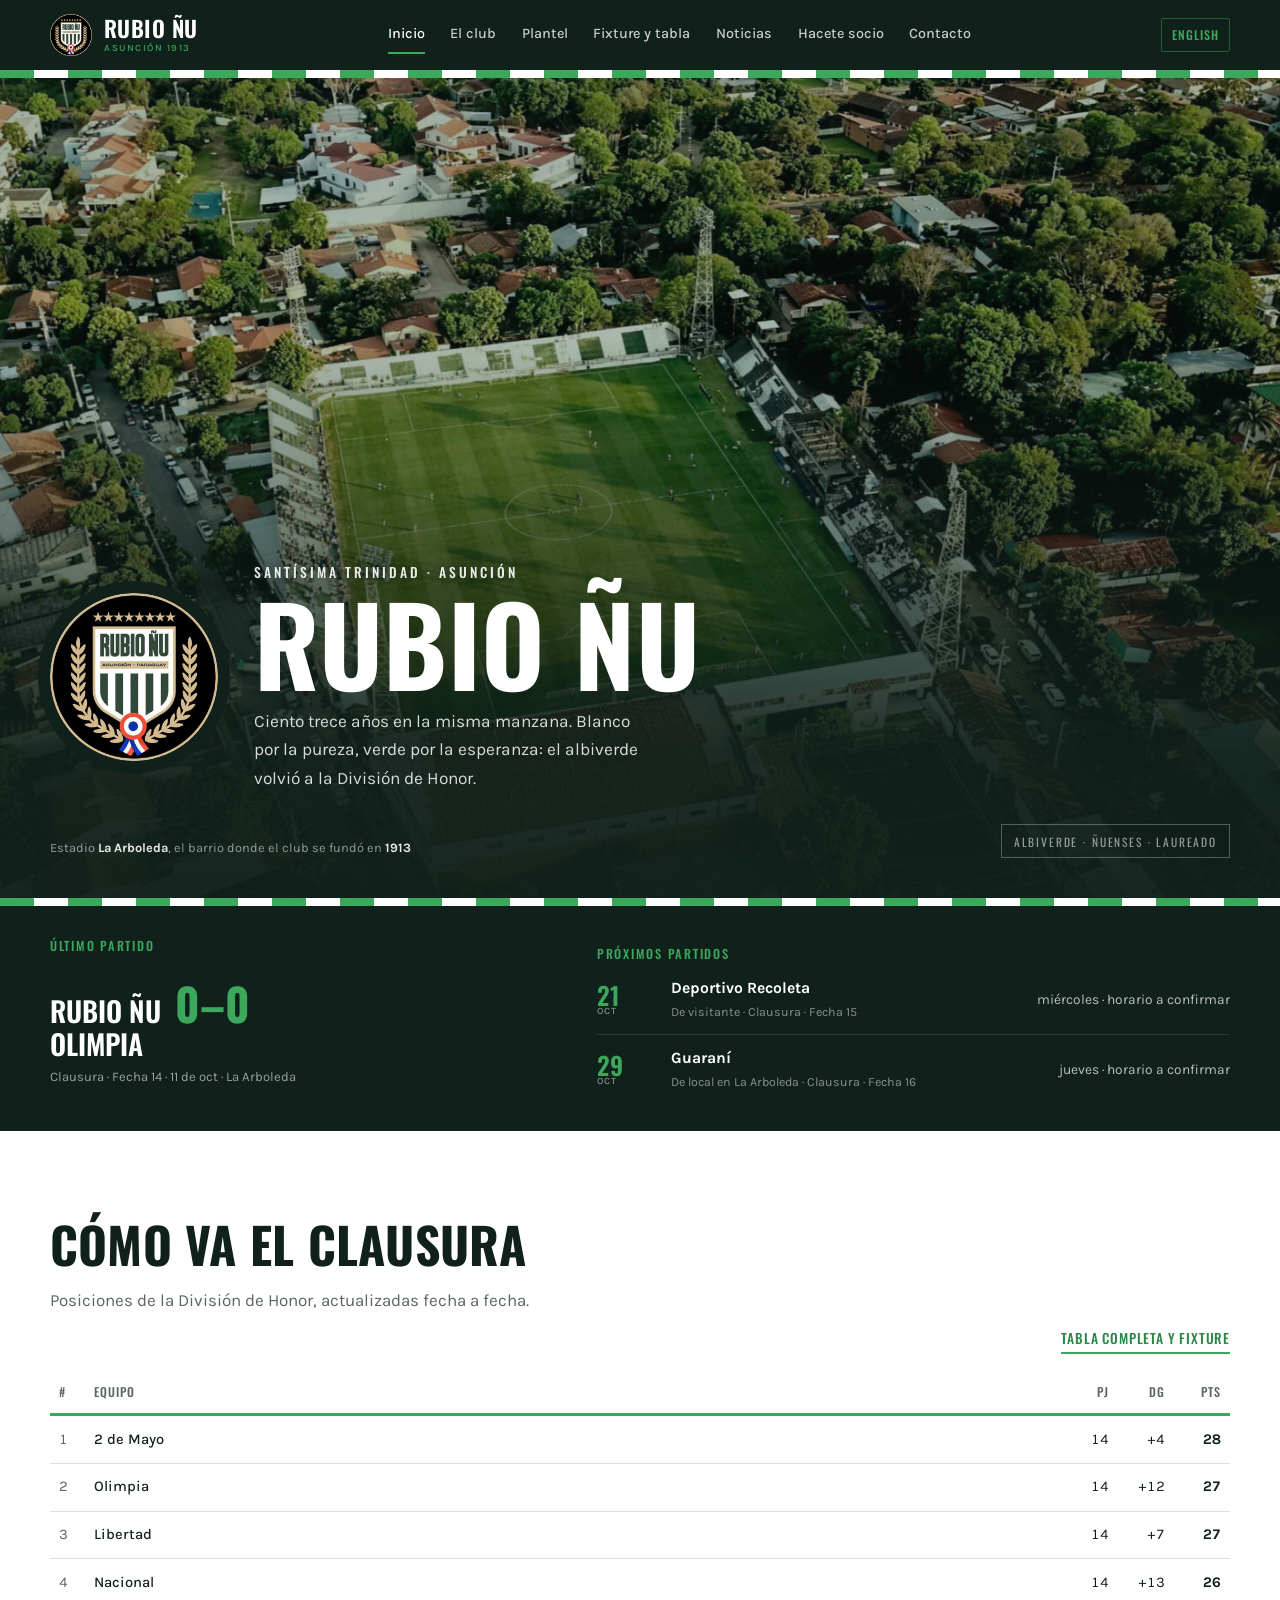
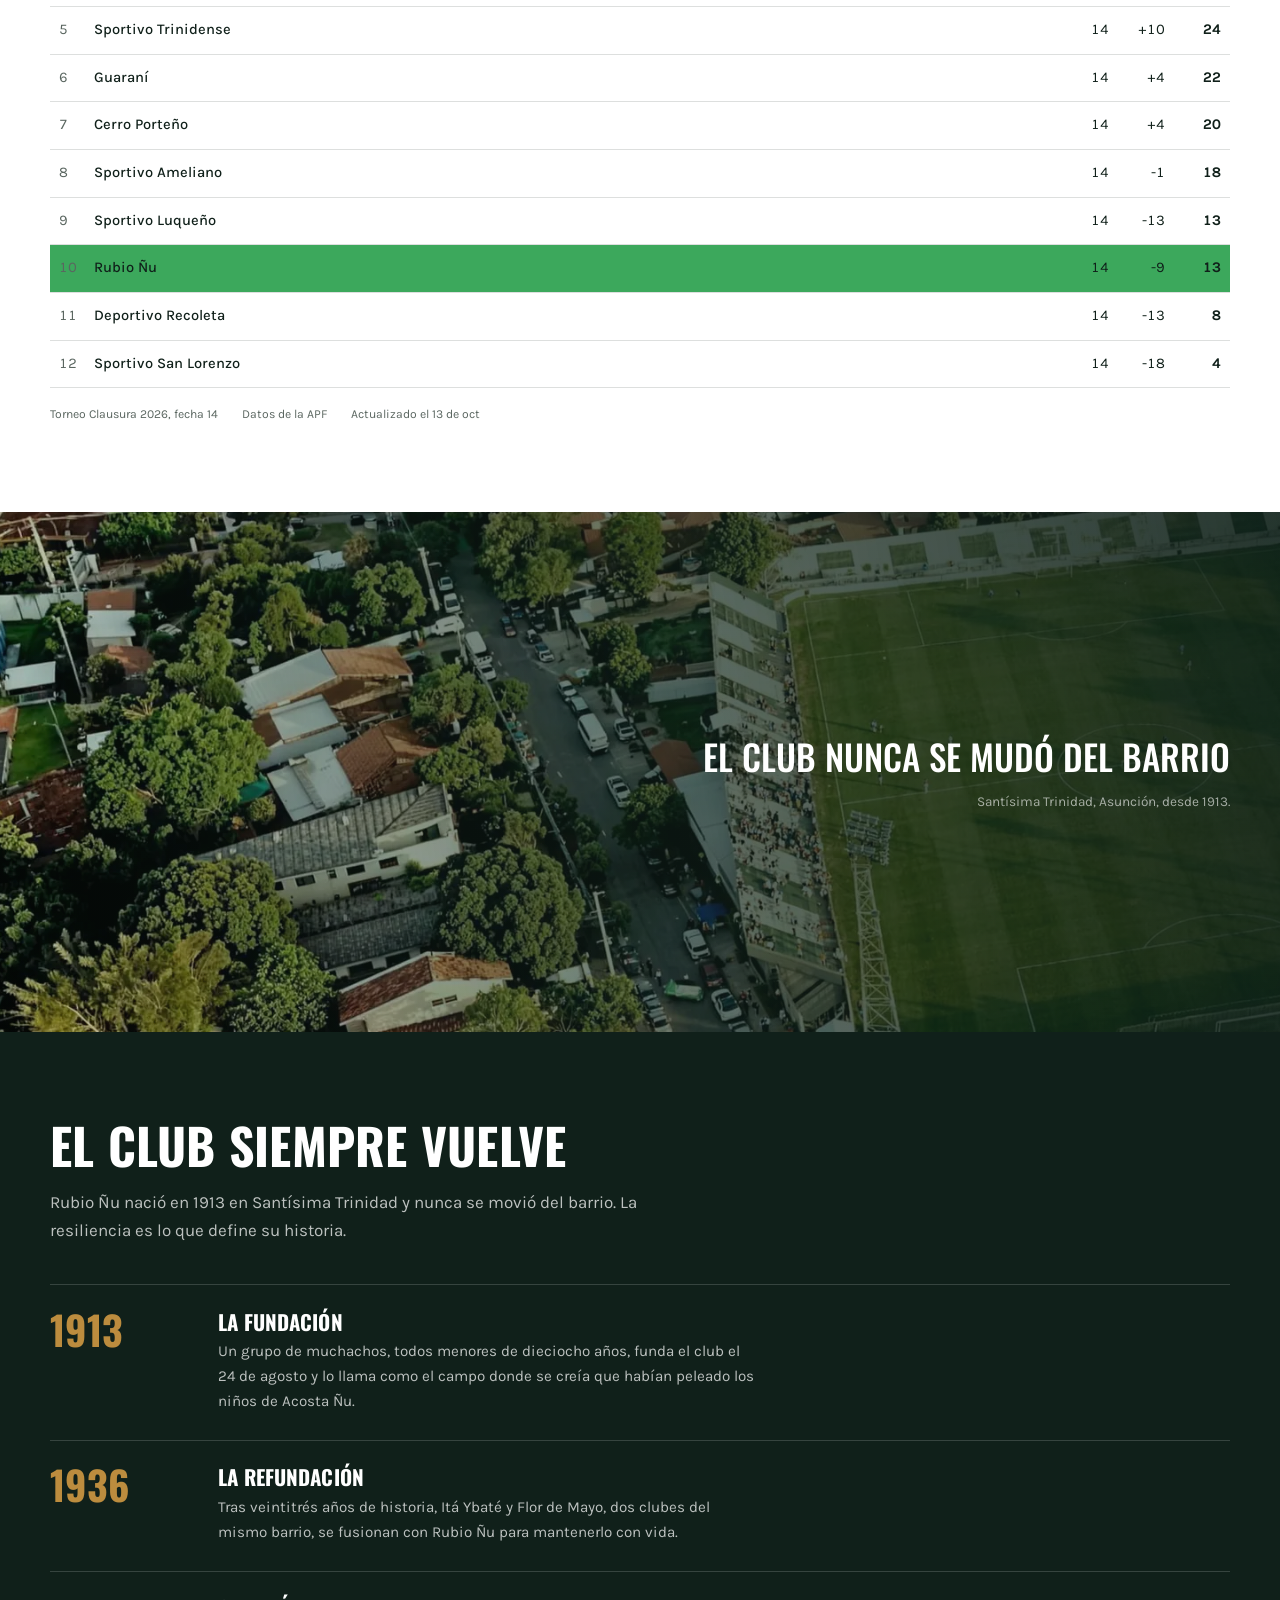
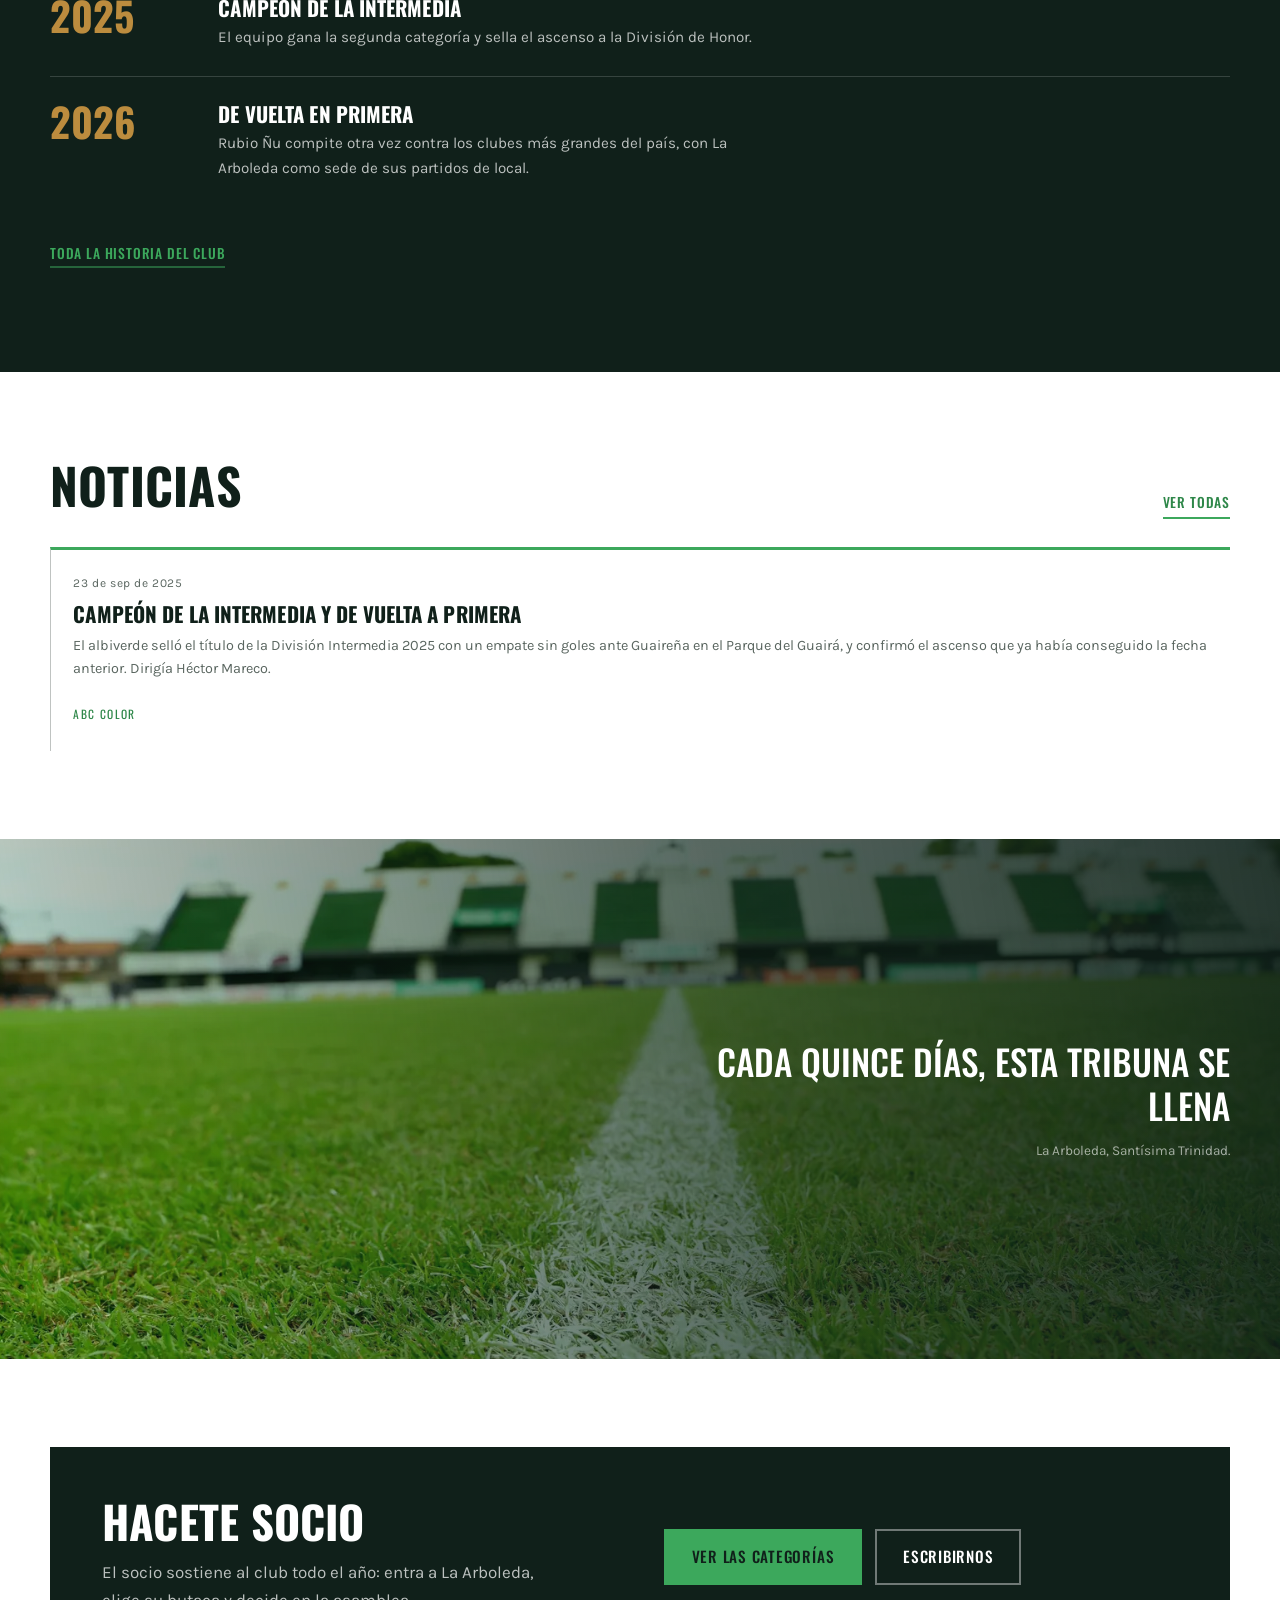
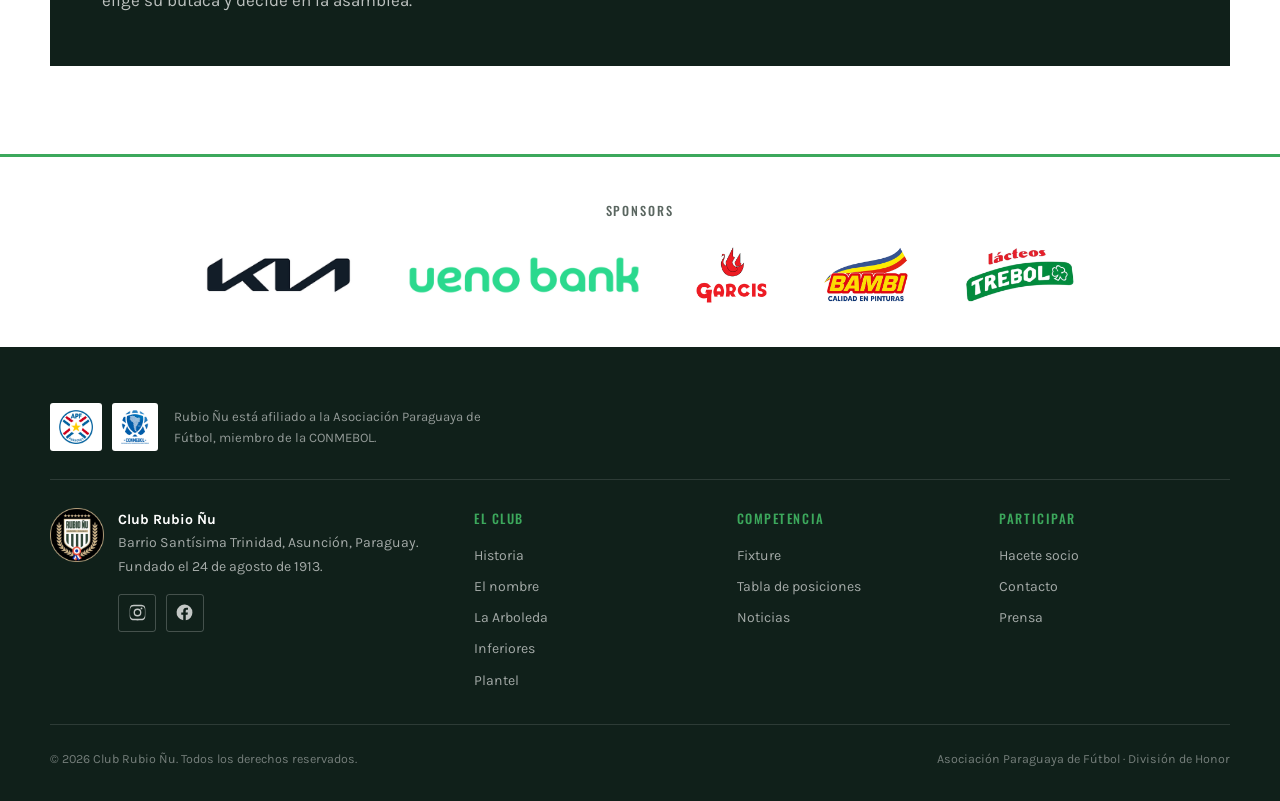
<file: index.html>
<!DOCTYPE html>
<html lang="es-PY" data-base="">
<head>
<meta charset="utf-8">
<meta name="viewport" content="width=device-width, initial-scale=1">
<title>Sitio oficial · Club Rubio Ñu</title>
<meta name="description" content="Sitio oficial del Club Rubio Ñu, de Santísima Trinidad, Asunción. Fundado en 1913.">
<meta name="robots" content="noindex, nofollow">
<link rel="alternate" hreflang="es" href="index.html">
<link rel="alternate" hreflang="en" href="en/index.html">
<meta property="og:title" content="Sitio oficial · Club Rubio Ñu">
<meta property="og:description" content="Sitio oficial del Club Rubio Ñu, de Santísima Trinidad, Asunción. Fundado en 1913.">
<meta property="og:type" content="website">
<meta property="og:image" content="https://rubionu.com/assets/img/og.png?v=1">
  <meta property="og:image:width" content="1200">
  <meta property="og:image:height" content="630">
  <meta property="og:url" content="https://rubionu.com/">
  <meta name="twitter:card" content="summary_large_image">
  <meta name="twitter:image" content="https://rubionu.com/assets/img/og.png?v=1">
<meta name="theme-color" content="#10201A">
<link rel="icon" href="assets/img/favicon.png">
<link rel="preconnect" href="https://fonts.googleapis.com">
<link rel="preconnect" href="https://fonts.gstatic.com" crossorigin>
<link href="https://fonts.googleapis.com/css2?family=Karla:ital,wght@0,400;0,500;0,700;1,400&family=Oswald:wght@500;600;700&display=swap" rel="stylesheet">
<link rel="stylesheet" href="assets/css/main.css">
</head>
<body>
<a class="saltar" href="#contenido">Ir al contenido</a>

<header class="cabecera">
  <div class="marco cabecera-fila">
    <a class="marca" href="index.html">
      <img src="assets/img/escudo.png" alt="">
      <span class="marca-texto">Rubio Ñu
        <small>ASUNCIÓN 1913</small>
      </span>
    </a>
    <div class="cabecera-derecha">
      <a class="idioma" href="en/index.html">English</a>
      <button class="menu-boton" aria-expanded="false" aria-controls="menu-principal">Menú</button>
    </div>
    <nav class="menu" id="menu-principal" aria-label="Menú">
        <a href="index.html" aria-current="page">Inicio</a>
        <a href="club.html">El club</a>
        <a href="plantel.html">Plantel</a>
        <a href="fixture.html">Fixture y tabla</a>
        <a href="noticias.html">Noticias</a>
        <a href="socios.html">Hacete socio</a>
        <a href="contacto.html">Contacto</a>
    </nav>
  </div>
</header>
<div class="filete bastones"></div>

<main id="contenido">

<section class="portada-foto">
  <div class="fondo" style="background-image:url('assets/img/portada-arboleda.webp')"></div>
  <div class="velo"></div>
  <div class="marco">
    <div class="placa">
      <img src="assets/img/escudo.png" alt="Escudo del Club Rubio Ñu">
      <div>
        <p class="placa-kicker">Santísima Trinidad · Asunción</p>
        <h1>Rubio Ñu</h1>
        <p class="lema">Ciento trece años en la misma manzana. Blanco por la pureza, verde por la
        esperanza: el albiverde volvió a la División de Honor.</p>
      </div>
    </div>
    <div class="pie-foto">
      <span>Estadio <b>La Arboleda</b>, el barrio donde el club se fundó en <b>1913</b></span>
      <span class="sello">Albiverde · Ñuenses · Laureado</span>
    </div>
  </div>
</section>
<div class="filete bastones"></div>

<section class="franja-partido">
  <div class="marco partido-grilla">
    <div data-ultimo><p class="cargando">Cargando resultado…</p></div>
    <div class="divisoria" aria-hidden="true"></div>
    <div data-proximos><p class="cargando">Cargando calendario…</p></div>
  </div>
</section>

<section class="seccion">
  <div class="marco">
    <div class="cabezal-seccion">
      <div>
        <h2 class="titulo-seccion">Cómo va el Clausura</h2>
        <p class="entrada">Posiciones de la División de Honor, actualizadas fecha a fecha.</p>
      </div>
      <a class="enlace-mas" href="fixture.html#tabla">Tabla completa y fixture</a>
    </div>
    <div data-tabla="resumida"><p class="cargando">Cargando tabla…</p></div>
  </div>
</section>

<section class="banda-foto">
  <div class="fondo" style="background-image:url('assets/img/barrio-trinidad.webp')"></div>
  <div class="velo"></div>
  <div class="marco">
    <p class="banda-cita">El club nunca se mudó del barrio
      <span>Santísima Trinidad, Asunción, desde 1913.</span>
    </p>
  </div>
</section>

<section class="seccion seccion-tinta textura-diagonal">
  <div class="marco">
    <h2 class="titulo-seccion">El club siempre vuelve</h2>
    <p class="entrada">Rubio Ñu nació en 1913 en Santísima Trinidad y nunca se movió del barrio.
    La resiliencia es lo que define su historia.</p>
    <div class="hitos">
      <article class="hito">
        <div class="hito-anio">1913</div>
        <div>
          <h3>La fundación</h3>
          <p>Un grupo de muchachos, todos menores de dieciocho años, funda el club el 24 de agosto
          y lo llama como el campo donde se creía que habían peleado los niños de Acosta Ñu.</p>
        </div>
      </article>
      <article class="hito">
        <div class="hito-anio">1936</div>
        <div>
          <h3>La refundación</h3>
          <p>Tras veintitrés años de historia, Itá Ybaté y Flor de Mayo, dos clubes del mismo
          barrio, se fusionan con Rubio Ñu para mantenerlo con vida.</p>
        </div>
      </article>
      <article class="hito">
        <div class="hito-anio">2025</div>
        <div>
          <h3>Campeón de la Intermedia</h3>
          <p>El equipo gana la segunda categoría y sella el ascenso a la División de Honor.</p>
        </div>
      </article>
      <article class="hito">
        <div class="hito-anio">2026</div>
        <div>
          <h3>De vuelta en Primera</h3>
          <p>Rubio Ñu compite otra vez contra los clubes más grandes del país, con La Arboleda
          como sede de sus partidos de local.</p>
        </div>
      </article>
    </div>
    <p style="margin-top:2rem"><a class="enlace-mas" href="club.html">Toda la historia del club</a></p>
  </div>
</section>

<section class="seccion">
  <div class="marco">
    <div class="cabezal-seccion">
      <h2 class="titulo-seccion">Noticias</h2>
      <a class="enlace-mas" href="noticias.html">Ver todas</a>
    </div>
    <div data-noticias data-limite="3"><p class="cargando">Cargando noticias…</p></div>
  </div>
</section>

<section class="banda-foto">
  <div class="fondo" style="background-image:url('assets/img/tribuna-arboleda.webp')"></div>
  <div class="velo"></div>
  <div class="marco">
    <p class="banda-cita">Cada quince días, esta tribuna se llena
      <span>La Arboleda, Santísima Trinidad.</span>
    </p>
  </div>
</section>

<section class="seccion">
  <div class="marco">
    <div class="accion">
      <div>
        <h2>Hacete socio</h2>
        <p>El socio sostiene al club todo el año: entra a La Arboleda, elige su butaca y decide en
        la asamblea.</p>
      </div>
      <div class="botonera">
        <a class="boton" href="socios.html">Ver las categorías</a>
        <a class="boton boton-borde" href="contacto.html">Escribirnos</a>
      </div>
    </div>
  </div>
</section>
<section class="banda-sponsors">
  <div class="marco">
    <p class="rotulo-sponsors">SPONSORS</p>
    <div class="grilla-sponsors">
        <img src="assets/img/sponsors/kia.png" alt="Kia" class="" loading="lazy">
        <img src="assets/img/sponsors/ueno-bank.png" alt="ueno bank" class="" loading="lazy">
        <img src="assets/img/sponsors/garcis.png" alt="Garcis" class="alto" loading="lazy">
        <img src="assets/img/sponsors/bambi.png" alt="Bambi" class="alto" loading="lazy">
        <img src="assets/img/sponsors/lacteos-trebol.png" alt="Lácteos Trébol" class="alto" loading="lazy">
    </div>
  </div>
</section>

</main>

<footer class="pie">
  <div class="marco">
    <div class="instituciones">
      <div class="instituciones-escudos">
        <span><img src="assets/img/instituciones/apf.png" alt="Asociación Paraguaya de Fútbol"></span>
        <span><img src="assets/img/instituciones/conmebol.png" alt="CONMEBOL"></span>
      </div>
      <p>Rubio Ñu está afiliado a la Asociación Paraguaya de Fútbol, miembro de la CONMEBOL.</p>
    </div>
    <div class="pie-grilla">
      <div class="pie-escudo">
        <img src="assets/img/escudo.png" alt="">
        <div>
          <strong style="color:var(--blanco)">Club Rubio Ñu</strong><br>
          Barrio Santísima Trinidad, Asunción, Paraguay.<br>Fundado el 24 de agosto de 1913.
      <div class="redes ">
        <a href="https://www.instagram.com/rubionu.1913/" target="_blank" rel="noopener" aria-label="Instagram"><svg viewBox="0 0 24 24" aria-hidden="true"><path d="M12 2.2c3.2 0 3.6 0 4.9.07 1.2.05 1.8.25 2.2.42.6.22 1 .48 1.4.9.43.42.7.83.9 1.4.18.4.38 1 .43 2.2.06 1.3.07 1.7.07 4.9s0 3.6-.07 4.9c-.05 1.2-.25 1.8-.42 2.2-.22.6-.48 1-.9 1.4-.42.43-.83.7-1.4.9-.4.18-1 .38-2.2.43-1.3.06-1.7.07-4.9.07s-3.6 0-4.9-.07c-1.2-.05-1.8-.25-2.2-.42-.6-.22-1-.48-1.4-.9-.43-.42-.7-.83-.9-1.4-.18-.4-.38-1-.43-2.2C2.2 15.6 2.2 15.2 2.2 12s0-3.6.07-4.9c.05-1.2.25-1.8.42-2.2.22-.6.48-1 .9-1.4.42-.43.83-.7 1.4-.9.4-.18 1-.38 2.2-.43C8.4 2.2 8.8 2.2 12 2.2zm0 1.8c-3.1 0-3.5 0-4.7.07-1.1.05-1.7.24-2.1.4-.5.2-.9.44-1.3.83-.4.4-.63.8-.83 1.3-.16.4-.35 1-.4 2.1C2.6 9.9 2.6 10.3 2.6 12s0 2.1.07 3.3c.05 1.1.24 1.7.4 2.1.2.5.44.9.83 1.3.4.4.8.63 1.3.83.4.16 1 .35 2.1.4 1.2.07 1.6.07 4.7.07s3.5 0 4.7-.07c1.1-.05 1.7-.24 2.1-.4.5-.2.9-.44 1.3-.83.4-.4.63-.8.83-1.3.16-.4.35-1 .4-2.1.07-1.2.07-1.6.07-3.3s0-2.1-.07-3.3c-.05-1.1-.24-1.7-.4-2.1-.2-.5-.44-.9-.83-1.3-.4-.4-.8-.63-1.3-.83-.4-.16-1-.35-2.1-.4C15.5 4 15.1 4 12 4zm0 3.1a4.9 4.9 0 110 9.8 4.9 4.9 0 010-9.8zm0 8.1a3.2 3.2 0 100-6.4 3.2 3.2 0 000 6.4zm6.2-8.3a1.15 1.15 0 11-2.3 0 1.15 1.15 0 012.3 0z"/></svg></a>
        <a href="https://www.facebook.com/clubrubionu" target="_blank" rel="noopener" aria-label="Facebook"><svg viewBox="0 0 24 24" aria-hidden="true"><path d="M22 12a10 10 0 10-11.6 9.9v-7H7.9V12h2.5V9.8c0-2.5 1.5-3.9 3.8-3.9 1.1 0 2.2.2 2.2.2v2.5h-1.3c-1.2 0-1.6.8-1.6 1.6V12h2.8l-.4 2.9h-2.3v7A10 10 0 0022 12z"/></svg></a>
      </div>
        </div>
      </div>
      <div>
        <h4>EL CLUB</h4>
        <ul>
          <li><a href="club.html">Historia</a></li>
          <li><a href="club.html#nombre">El nombre</a></li>
          <li><a href="club.html#estadio">La Arboleda</a></li>
          <li><a href="club.html#inferiores">Inferiores</a></li>
          <li><a href="plantel.html">Plantel</a></li>
        </ul>
      </div>
      <div>
        <h4>COMPETENCIA</h4>
        <ul>
          <li><a href="fixture.html">Fixture</a></li>
          <li><a href="fixture.html#tabla">Tabla de posiciones</a></li>
          <li><a href="noticias.html">Noticias</a></li>
        </ul>
      </div>
      <div>
        <h4>PARTICIPAR</h4>
        <ul>
          <li><a href="socios.html">Hacete socio</a></li>
          <li><a href="contacto.html">Contacto</a></li>
          <li><a href="contacto.html#prensa">Prensa</a></li>
        </ul>
      </div>
    </div>
    <div class="pie-legal">
      <span>© 2026 Club Rubio Ñu. Todos los derechos reservados.</span>
      <span>Asociación Paraguaya de Fútbol · División de Honor</span>
    </div>
  </div>
</footer>

<script src="assets/js/main.js"></script>
</body>
</html>
</file>
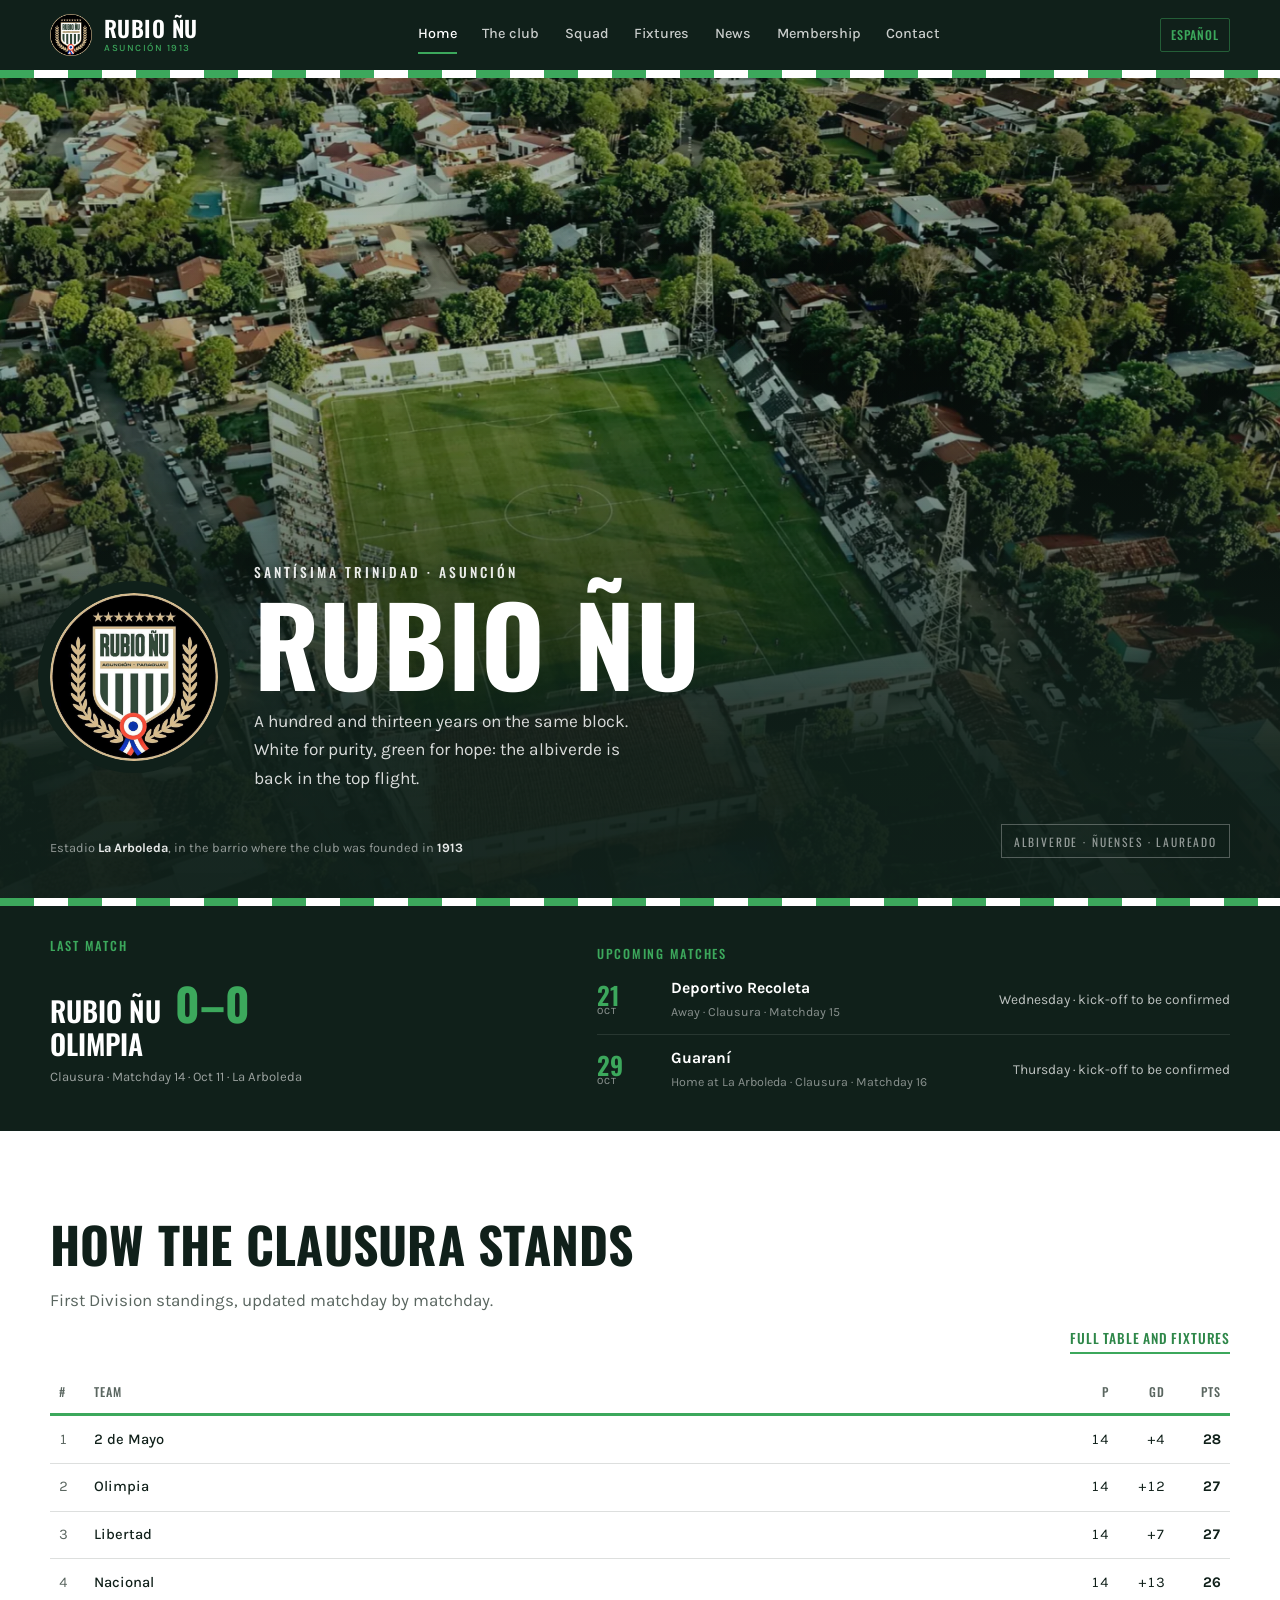
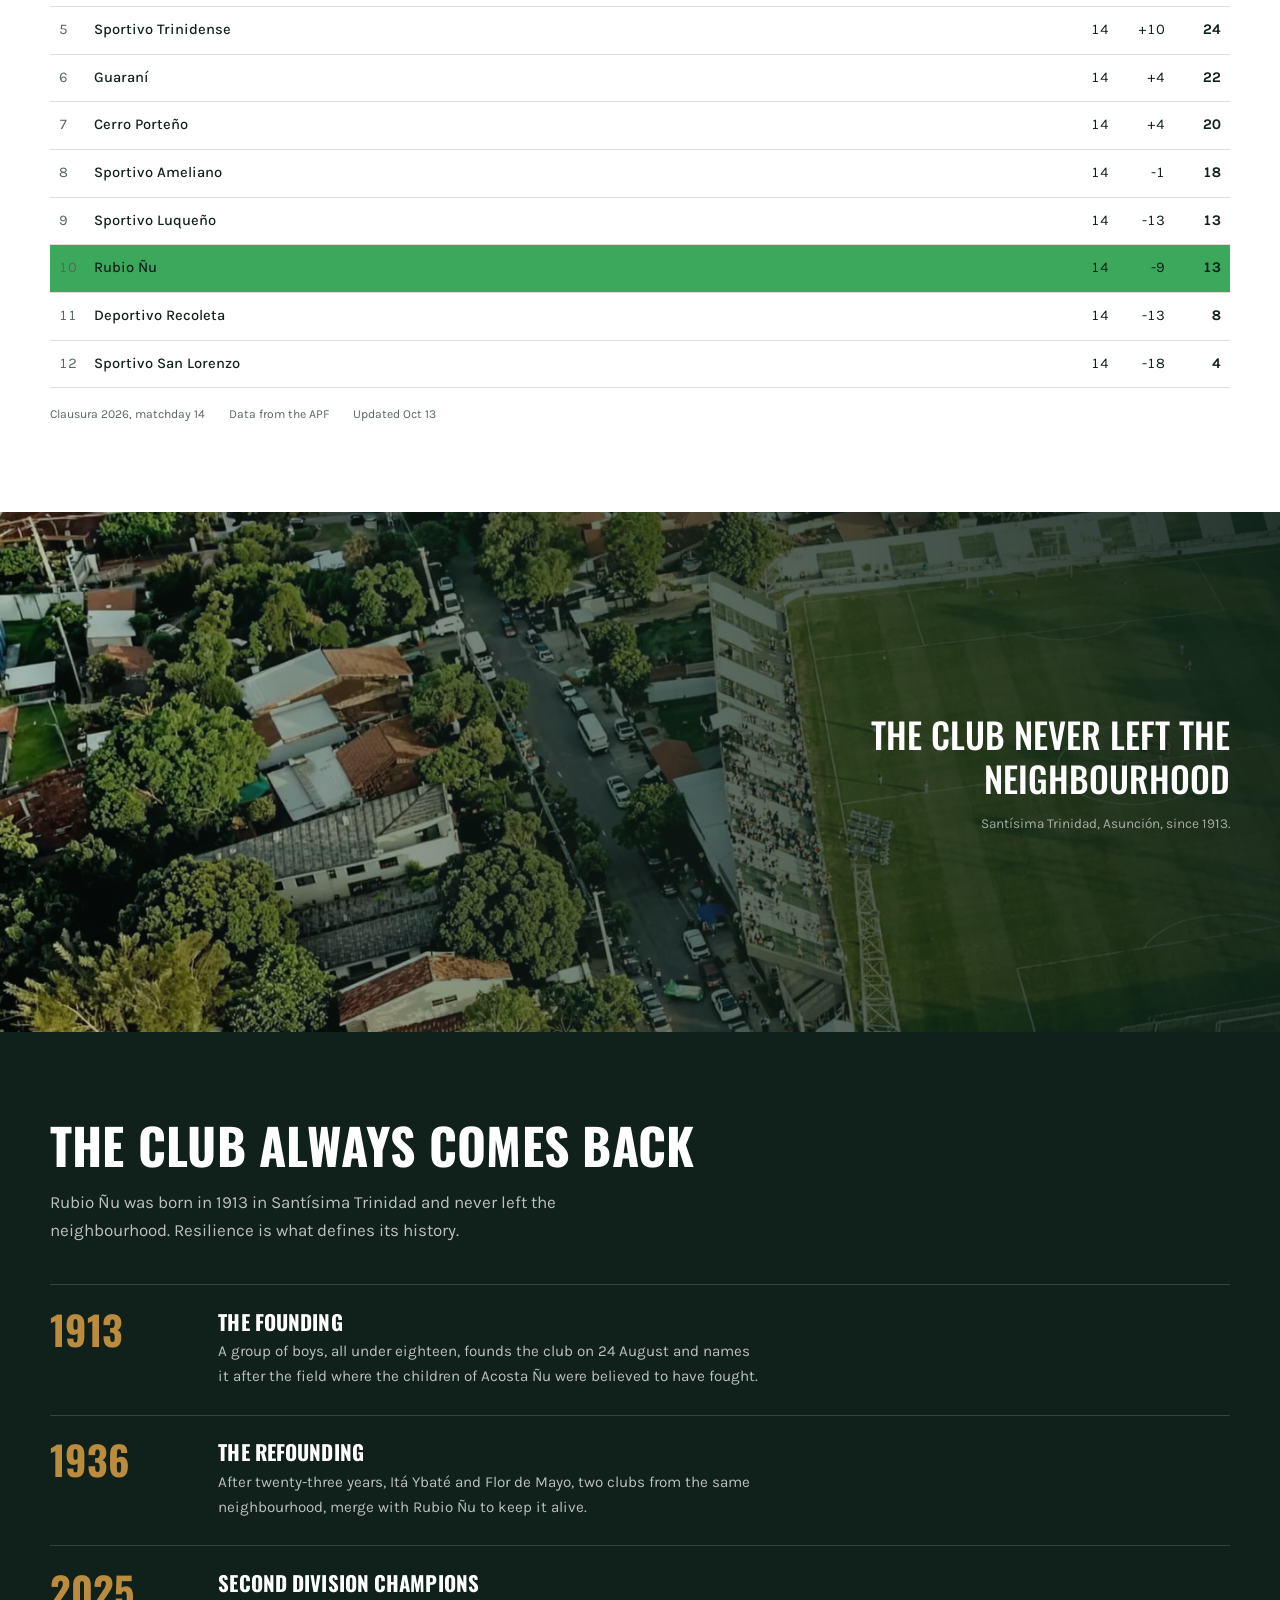
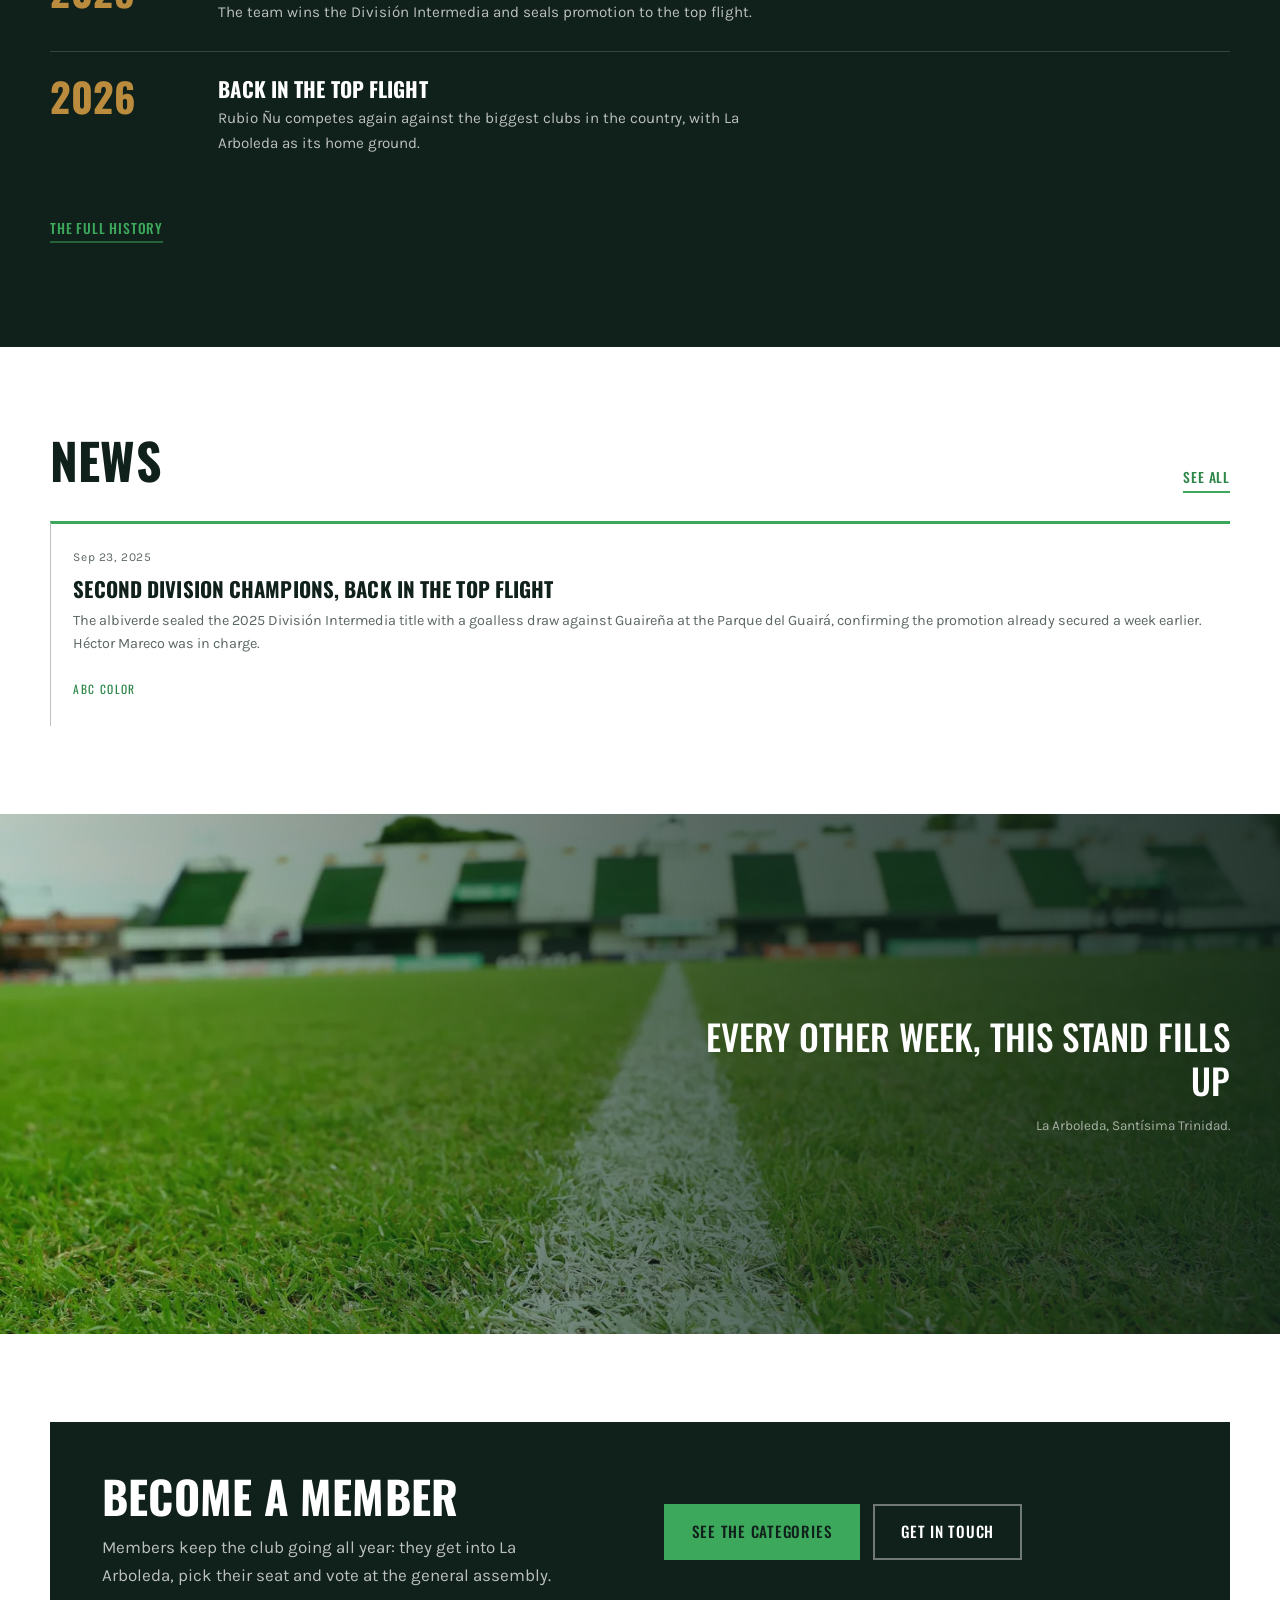
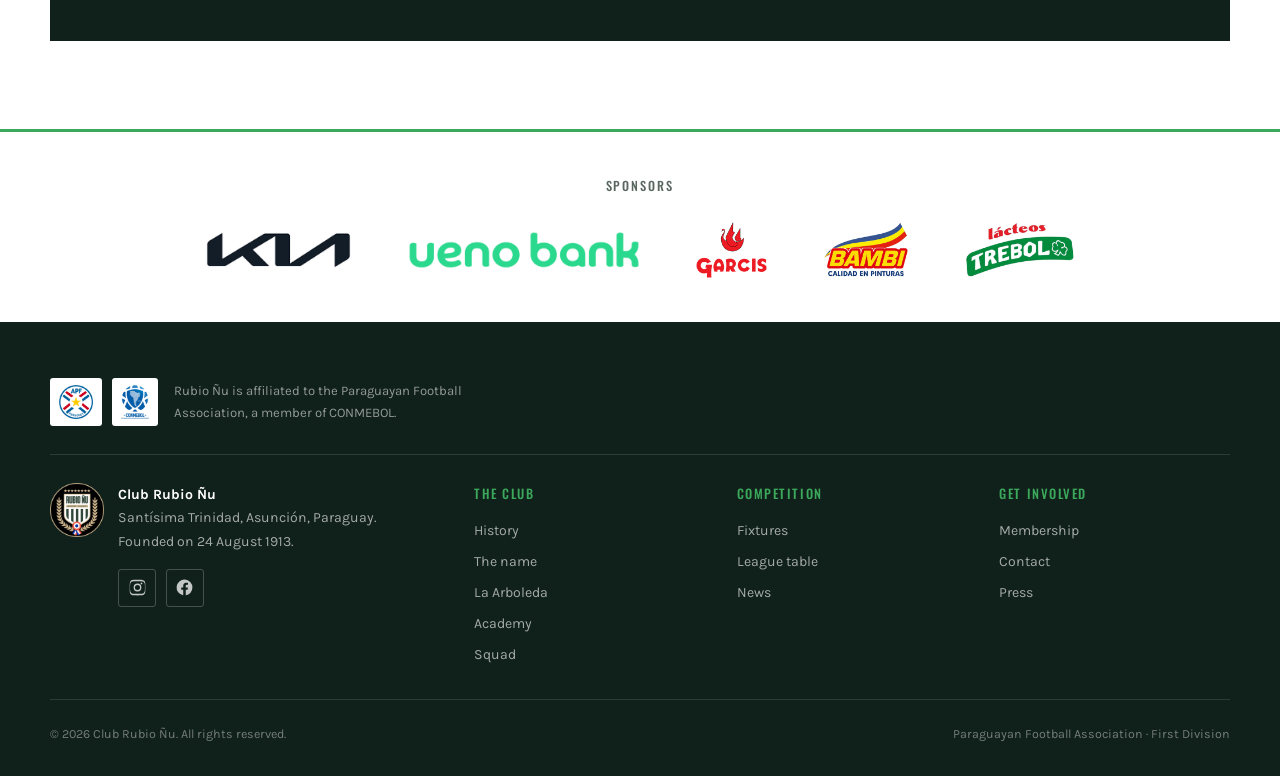
<file: en/index.html>
<!DOCTYPE html>
<html lang="en" data-base="../">
<head>
<meta charset="utf-8">
<meta name="viewport" content="width=device-width, initial-scale=1">
<title>Official site · Club Rubio Ñu</title>
<meta name="description" content="Official site of Club Rubio Ñu, from Santísima Trinidad, Asunción. Founded in 1913.">
<meta name="robots" content="noindex, nofollow">
<link rel="alternate" hreflang="es" href="../index.html">
<link rel="alternate" hreflang="en" href="index.html">
<meta property="og:title" content="Official site · Club Rubio Ñu">
<meta property="og:description" content="Official site of Club Rubio Ñu, from Santísima Trinidad, Asunción. Founded in 1913.">
<meta property="og:type" content="website">
<meta property="og:image" content="../assets/img/escudo.png">
<meta name="theme-color" content="#10201A">
<link rel="icon" href="../assets/img/favicon.png">
<link rel="preconnect" href="https://fonts.googleapis.com">
<link rel="preconnect" href="https://fonts.gstatic.com" crossorigin>
<link href="https://fonts.googleapis.com/css2?family=Karla:ital,wght@0,400;0,500;0,700;1,400&family=Oswald:wght@500;600;700&display=swap" rel="stylesheet">
<link rel="stylesheet" href="../assets/css/main.css">
</head>
<body>
<a class="saltar" href="#contenido">Skip to content</a>

<header class="cabecera">
  <div class="marco cabecera-fila">
    <a class="marca" href="index.html">
      <img src="../assets/img/escudo.png" alt="">
      <span class="marca-texto">Rubio Ñu
        <small>ASUNCIÓN 1913</small>
      </span>
    </a>
    <div class="cabecera-derecha">
      <a class="idioma" href="../index.html">Español</a>
      <button class="menu-boton" aria-expanded="false" aria-controls="menu-principal">Menu</button>
    </div>
    <nav class="menu" id="menu-principal" aria-label="Menu">
        <a href="index.html" aria-current="page">Home</a>
        <a href="club.html">The club</a>
        <a href="plantel.html">Squad</a>
        <a href="fixture.html">Fixtures</a>
        <a href="noticias.html">News</a>
        <a href="socios.html">Membership</a>
        <a href="contacto.html">Contact</a>
    </nav>
  </div>
</header>
<div class="filete bastones"></div>

<main id="contenido">

<section class="portada-foto">
  <div class="fondo" style="background-image:url('../assets/img/portada-arboleda.webp')"></div>
  <div class="velo"></div>
  <div class="marco">
    <div class="placa">
      <img src="../assets/img/escudo.png" alt="Club Rubio Ñu crest">
      <div>
        <p class="placa-kicker">Santísima Trinidad · Asunción</p>
        <h1>Rubio Ñu</h1>
        <p class="lema">A hundred and thirteen years on the same block. White for purity, green for
        hope: the albiverde is back in the top flight.</p>
      </div>
    </div>
    <div class="pie-foto">
      <span>Estadio <b>La Arboleda</b>, in the barrio where the club was founded in <b>1913</b></span>
      <span class="sello">Albiverde · Ñuenses · Laureado</span>
    </div>
  </div>
</section>
<div class="filete bastones"></div>

<section class="franja-partido">
  <div class="marco partido-grilla">
    <div data-ultimo><p class="cargando">Loading result…</p></div>
    <div class="divisoria" aria-hidden="true"></div>
    <div data-proximos><p class="cargando">Loading fixtures…</p></div>
  </div>
</section>

<section class="seccion">
  <div class="marco">
    <div class="cabezal-seccion">
      <div>
        <h2 class="titulo-seccion">How the Clausura stands</h2>
        <p class="entrada">First Division standings, updated matchday by matchday.</p>
      </div>
      <a class="enlace-mas" href="fixture.html#tabla">Full table and fixtures</a>
    </div>
    <div data-tabla="resumida"><p class="cargando">Loading table…</p></div>
  </div>
</section>

<section class="banda-foto">
  <div class="fondo" style="background-image:url('../assets/img/barrio-trinidad.webp')"></div>
  <div class="velo"></div>
  <div class="marco">
    <p class="banda-cita">The club never left the neighbourhood
      <span>Santísima Trinidad, Asunción, since 1913.</span>
    </p>
  </div>
</section>

<section class="seccion seccion-tinta textura-diagonal">
  <div class="marco">
    <h2 class="titulo-seccion">The club always comes back</h2>
    <p class="entrada">Rubio Ñu was born in 1913 in Santísima Trinidad and never left the
    neighbourhood. Resilience is what defines its history.</p>
    <div class="hitos">
      <article class="hito">
        <div class="hito-anio">1913</div>
        <div>
          <h3>The founding</h3>
          <p>A group of boys, all under eighteen, founds the club on 24 August and names it after
          the field where the children of Acosta Ñu were believed to have fought.</p>
        </div>
      </article>
      <article class="hito">
        <div class="hito-anio">1936</div>
        <div>
          <h3>The refounding</h3>
          <p>After twenty-three years, Itá Ybaté and Flor de Mayo, two clubs from the same
          neighbourhood, merge with Rubio Ñu to keep it alive.</p>
        </div>
      </article>
      <article class="hito">
        <div class="hito-anio">2025</div>
        <div>
          <h3>Second division champions</h3>
          <p>The team wins the División Intermedia and seals promotion to the top flight.</p>
        </div>
      </article>
      <article class="hito">
        <div class="hito-anio">2026</div>
        <div>
          <h3>Back in the top flight</h3>
          <p>Rubio Ñu competes again against the biggest clubs in the country, with La Arboleda as
          its home ground.</p>
        </div>
      </article>
    </div>
    <p style="margin-top:2rem"><a class="enlace-mas" href="club.html">The full history</a></p>
  </div>
</section>

<section class="seccion">
  <div class="marco">
    <div class="cabezal-seccion">
      <h2 class="titulo-seccion">News</h2>
      <a class="enlace-mas" href="noticias.html">See all</a>
    </div>
    <div data-noticias data-limite="3"><p class="cargando">Loading news…</p></div>
  </div>
</section>

<section class="banda-foto">
  <div class="fondo" style="background-image:url('../assets/img/tribuna-arboleda.webp')"></div>
  <div class="velo"></div>
  <div class="marco">
    <p class="banda-cita">Every other week, this stand fills up
      <span>La Arboleda, Santísima Trinidad.</span>
    </p>
  </div>
</section>

<section class="seccion">
  <div class="marco">
    <div class="accion">
      <div>
        <h2>Become a member</h2>
        <p>Members keep the club going all year: they get into La Arboleda, pick their seat and
        vote at the general assembly.</p>
      </div>
      <div class="botonera">
        <a class="boton" href="socios.html">See the categories</a>
        <a class="boton boton-borde" href="contacto.html">Get in touch</a>
      </div>
    </div>
  </div>
</section>
<section class="banda-sponsors">
  <div class="marco">
    <p class="rotulo-sponsors">SPONSORS</p>
    <div class="grilla-sponsors">
        <img src="../assets/img/sponsors/kia.png" alt="Kia" class="" loading="lazy">
        <img src="../assets/img/sponsors/ueno-bank.png" alt="ueno bank" class="" loading="lazy">
        <img src="../assets/img/sponsors/garcis.png" alt="Garcis" class="alto" loading="lazy">
        <img src="../assets/img/sponsors/bambi.png" alt="Bambi" class="alto" loading="lazy">
        <img src="../assets/img/sponsors/lacteos-trebol.png" alt="Lácteos Trébol" class="alto" loading="lazy">
    </div>
  </div>
</section>

</main>

<footer class="pie">
  <div class="marco">
    <div class="instituciones">
      <div class="instituciones-escudos">
        <span><img src="../assets/img/instituciones/apf.png" alt="Asociación Paraguaya de Fútbol"></span>
        <span><img src="../assets/img/instituciones/conmebol.png" alt="CONMEBOL"></span>
      </div>
      <p>Rubio Ñu is affiliated to the Paraguayan Football Association, a member of CONMEBOL.</p>
    </div>
    <div class="pie-grilla">
      <div class="pie-escudo">
        <img src="../assets/img/escudo.png" alt="">
        <div>
          <strong style="color:var(--blanco)">Club Rubio Ñu</strong><br>
          Santísima Trinidad, Asunción, Paraguay.<br>Founded on 24 August 1913.
      <div class="redes ">
        <a href="https://www.instagram.com/rubionu.1913/" target="_blank" rel="noopener" aria-label="Instagram"><svg viewBox="0 0 24 24" aria-hidden="true"><path d="M12 2.2c3.2 0 3.6 0 4.9.07 1.2.05 1.8.25 2.2.42.6.22 1 .48 1.4.9.43.42.7.83.9 1.4.18.4.38 1 .43 2.2.06 1.3.07 1.7.07 4.9s0 3.6-.07 4.9c-.05 1.2-.25 1.8-.42 2.2-.22.6-.48 1-.9 1.4-.42.43-.83.7-1.4.9-.4.18-1 .38-2.2.43-1.3.06-1.7.07-4.9.07s-3.6 0-4.9-.07c-1.2-.05-1.8-.25-2.2-.42-.6-.22-1-.48-1.4-.9-.43-.42-.7-.83-.9-1.4-.18-.4-.38-1-.43-2.2C2.2 15.6 2.2 15.2 2.2 12s0-3.6.07-4.9c.05-1.2.25-1.8.42-2.2.22-.6.48-1 .9-1.4.42-.43.83-.7 1.4-.9.4-.18 1-.38 2.2-.43C8.4 2.2 8.8 2.2 12 2.2zm0 1.8c-3.1 0-3.5 0-4.7.07-1.1.05-1.7.24-2.1.4-.5.2-.9.44-1.3.83-.4.4-.63.8-.83 1.3-.16.4-.35 1-.4 2.1C2.6 9.9 2.6 10.3 2.6 12s0 2.1.07 3.3c.05 1.1.24 1.7.4 2.1.2.5.44.9.83 1.3.4.4.8.63 1.3.83.4.16 1 .35 2.1.4 1.2.07 1.6.07 4.7.07s3.5 0 4.7-.07c1.1-.05 1.7-.24 2.1-.4.5-.2.9-.44 1.3-.83.4-.4.63-.8.83-1.3.16-.4.35-1 .4-2.1.07-1.2.07-1.6.07-3.3s0-2.1-.07-3.3c-.05-1.1-.24-1.7-.4-2.1-.2-.5-.44-.9-.83-1.3-.4-.4-.8-.63-1.3-.83-.4-.16-1-.35-2.1-.4C15.5 4 15.1 4 12 4zm0 3.1a4.9 4.9 0 110 9.8 4.9 4.9 0 010-9.8zm0 8.1a3.2 3.2 0 100-6.4 3.2 3.2 0 000 6.4zm6.2-8.3a1.15 1.15 0 11-2.3 0 1.15 1.15 0 012.3 0z"/></svg></a>
        <a href="https://www.facebook.com/clubrubionu" target="_blank" rel="noopener" aria-label="Facebook"><svg viewBox="0 0 24 24" aria-hidden="true"><path d="M22 12a10 10 0 10-11.6 9.9v-7H7.9V12h2.5V9.8c0-2.5 1.5-3.9 3.8-3.9 1.1 0 2.2.2 2.2.2v2.5h-1.3c-1.2 0-1.6.8-1.6 1.6V12h2.8l-.4 2.9h-2.3v7A10 10 0 0022 12z"/></svg></a>
      </div>
        </div>
      </div>
      <div>
        <h4>THE CLUB</h4>
        <ul>
          <li><a href="club.html">History</a></li>
          <li><a href="club.html#nombre">The name</a></li>
          <li><a href="club.html#estadio">La Arboleda</a></li>
          <li><a href="club.html#inferiores">Academy</a></li>
          <li><a href="plantel.html">Squad</a></li>
        </ul>
      </div>
      <div>
        <h4>COMPETITION</h4>
        <ul>
          <li><a href="fixture.html">Fixtures</a></li>
          <li><a href="fixture.html#tabla">League table</a></li>
          <li><a href="noticias.html">News</a></li>
        </ul>
      </div>
      <div>
        <h4>GET INVOLVED</h4>
        <ul>
          <li><a href="socios.html">Membership</a></li>
          <li><a href="contacto.html">Contact</a></li>
          <li><a href="contacto.html#prensa">Press</a></li>
        </ul>
      </div>
    </div>
    <div class="pie-legal">
      <span>© 2026 Club Rubio Ñu. All rights reserved.</span>
      <span>Paraguayan Football Association · First Division</span>
    </div>
  </div>
</footer>

<script src="../assets/js/main.js"></script>
</body>
</html>
</file>
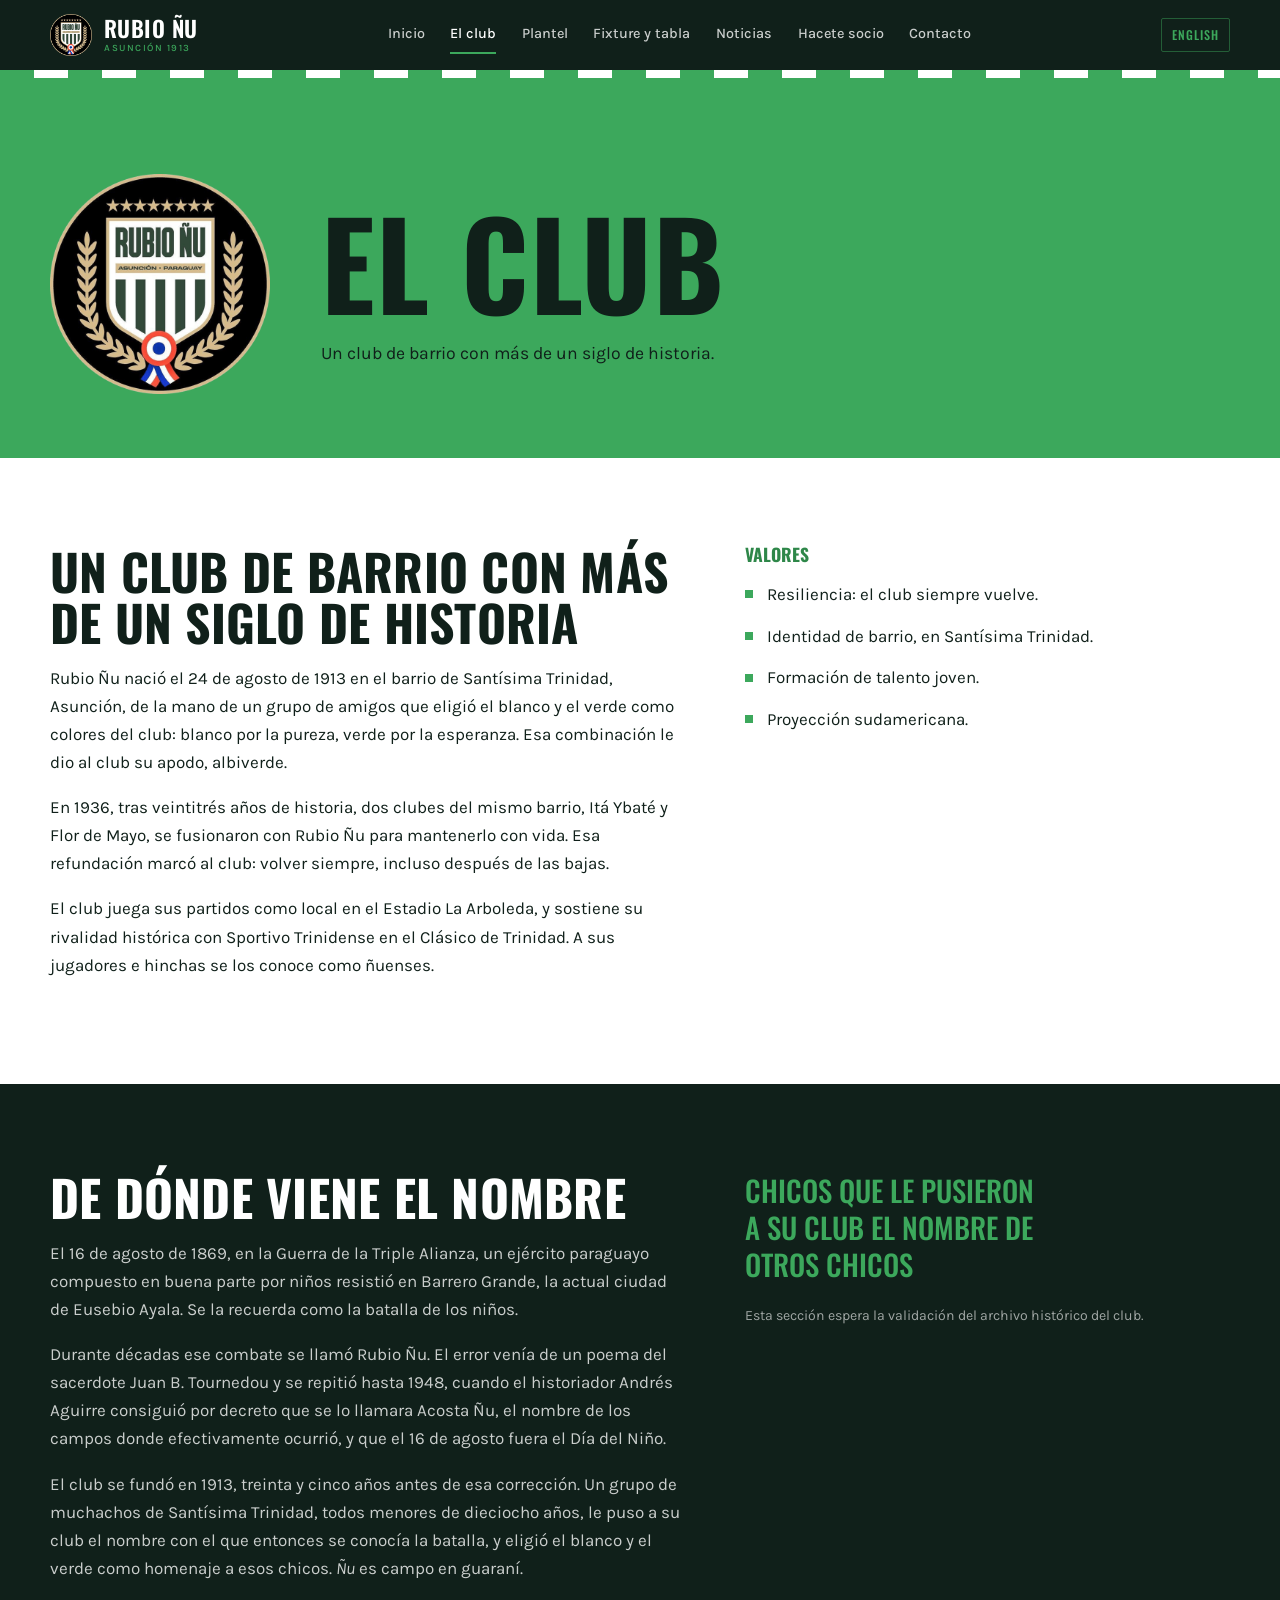
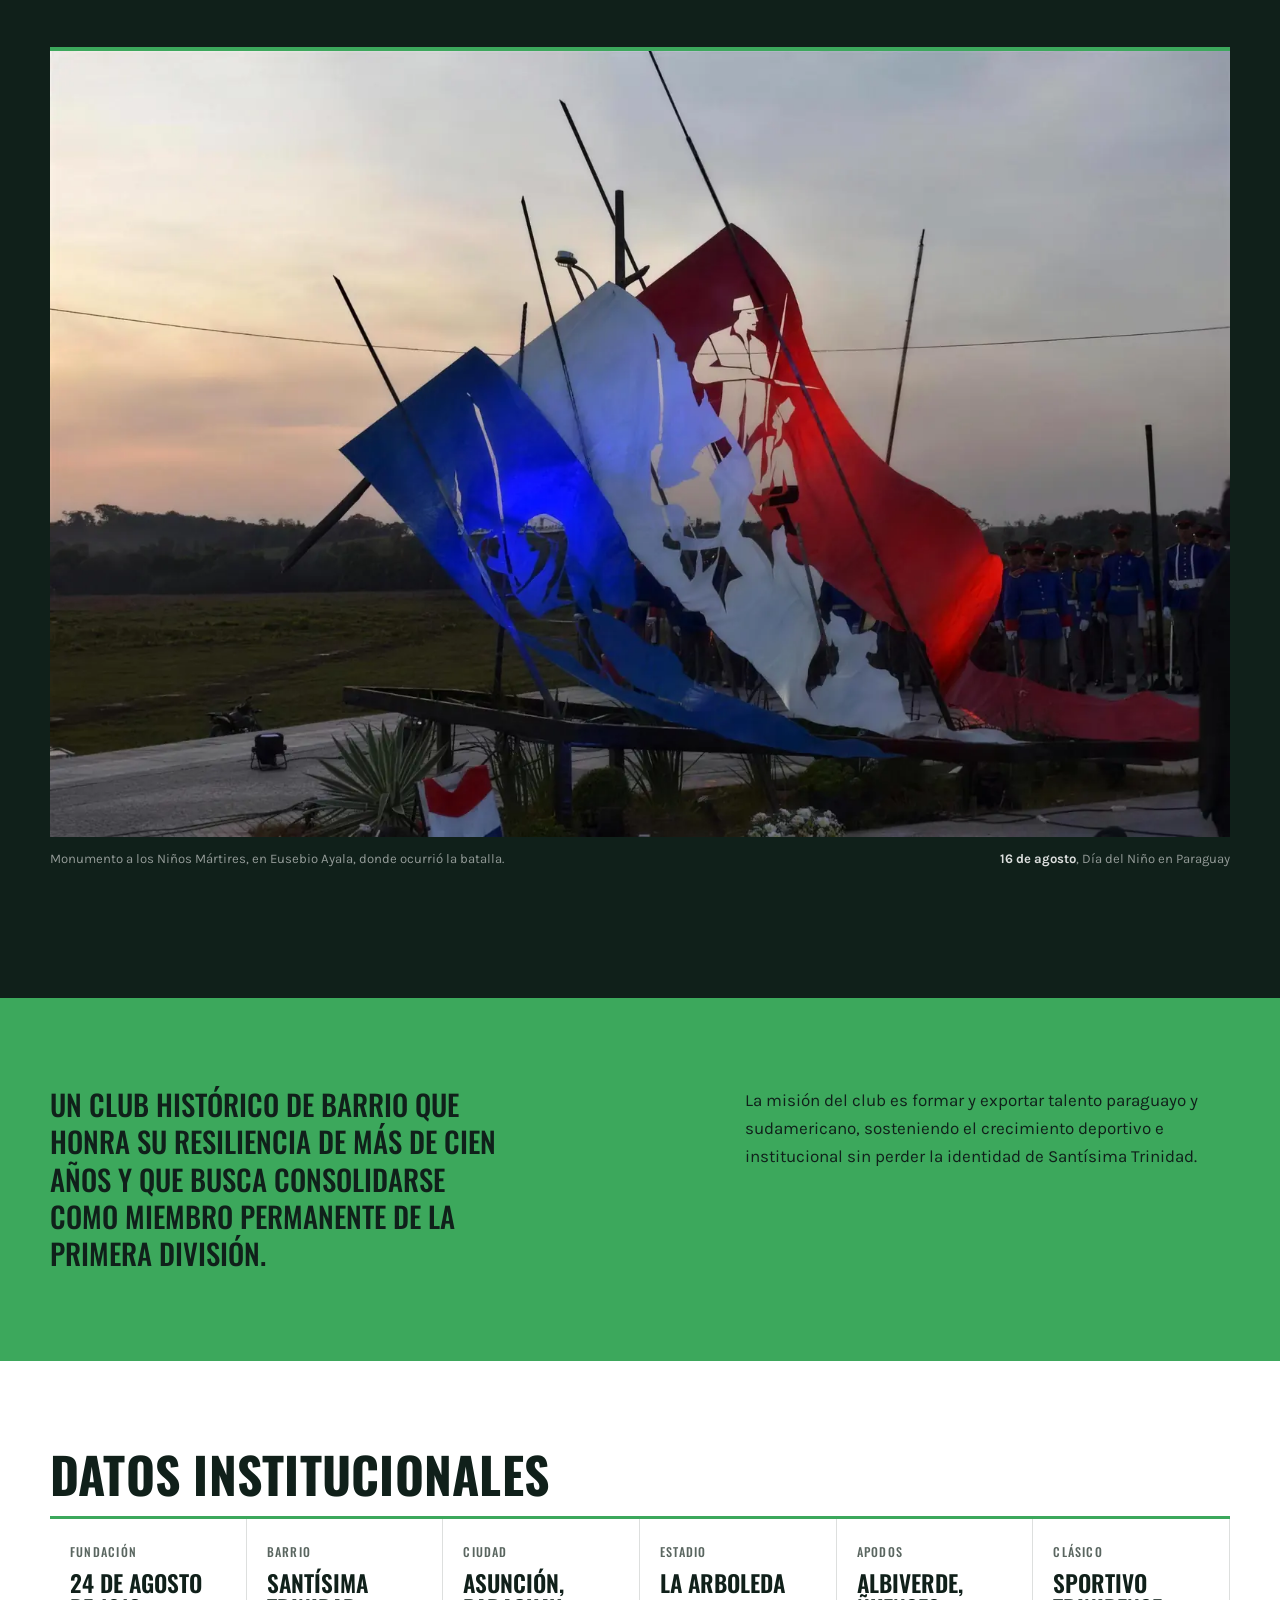
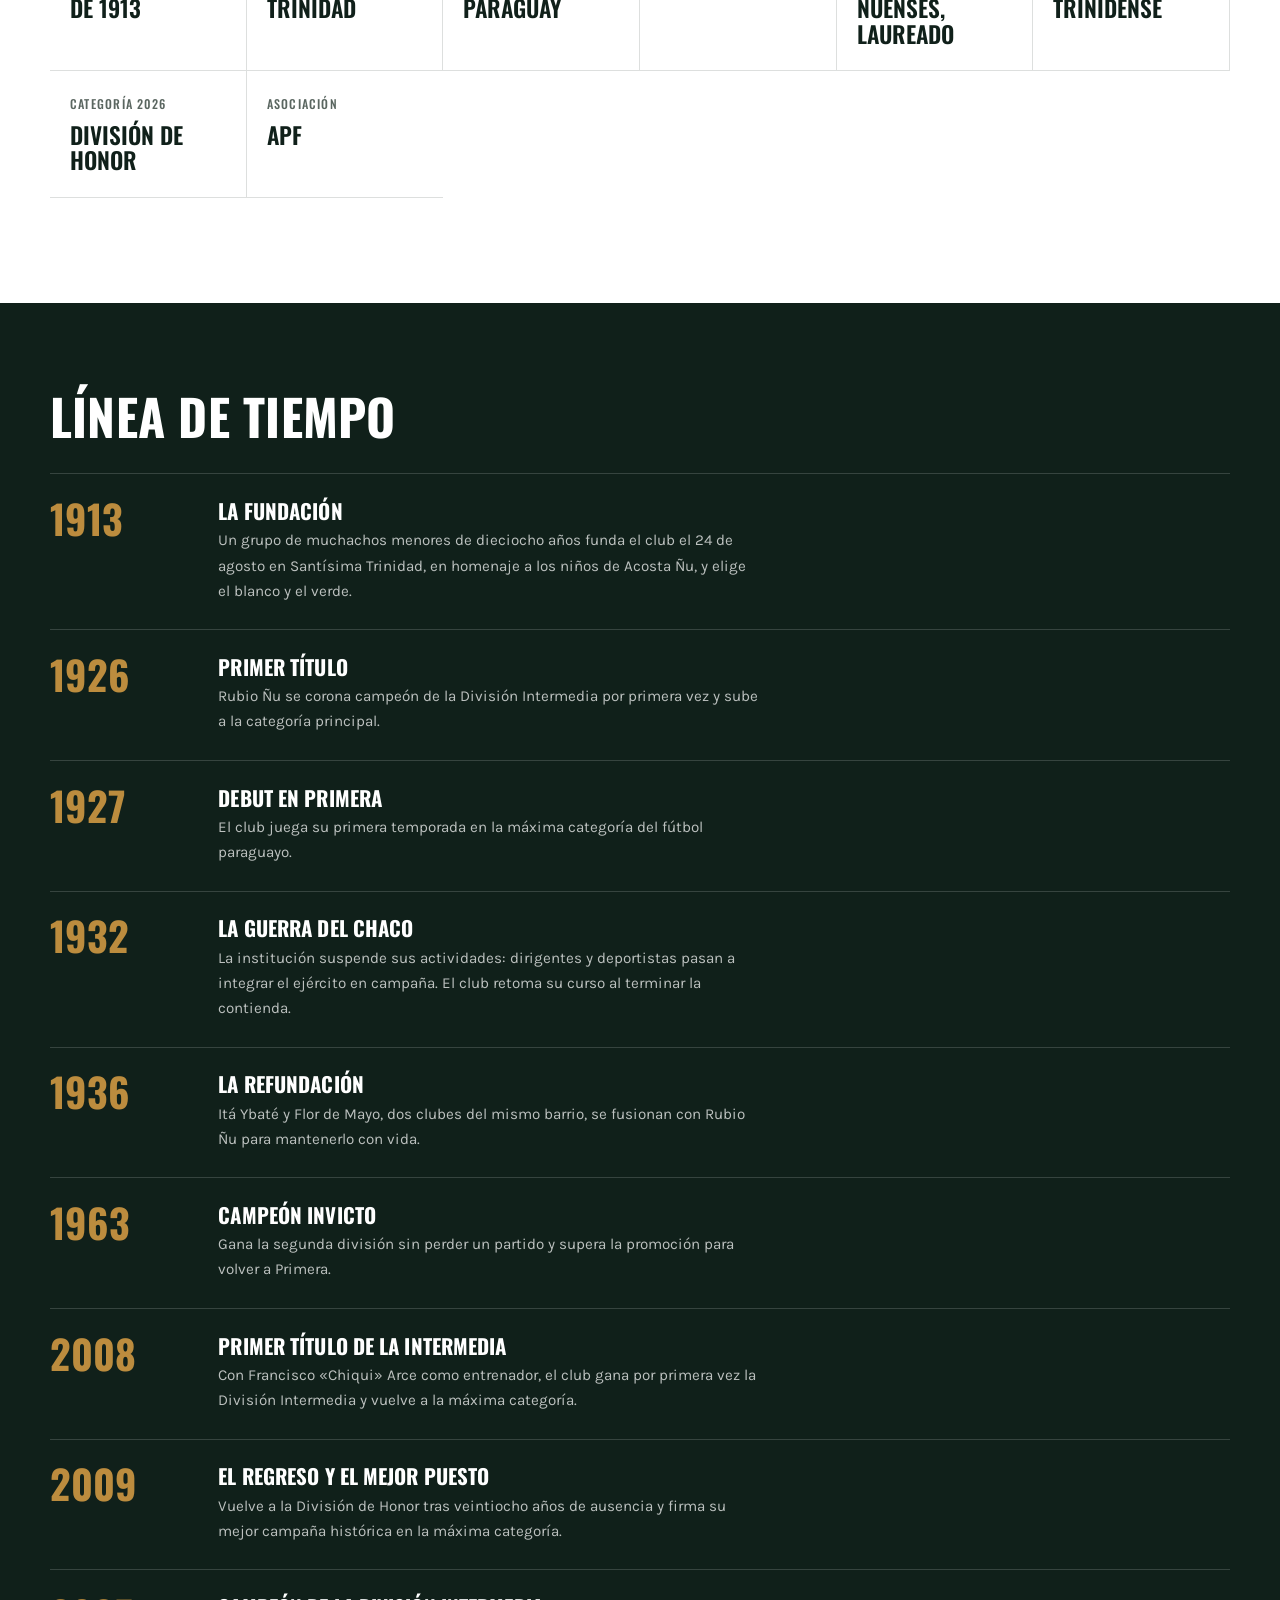
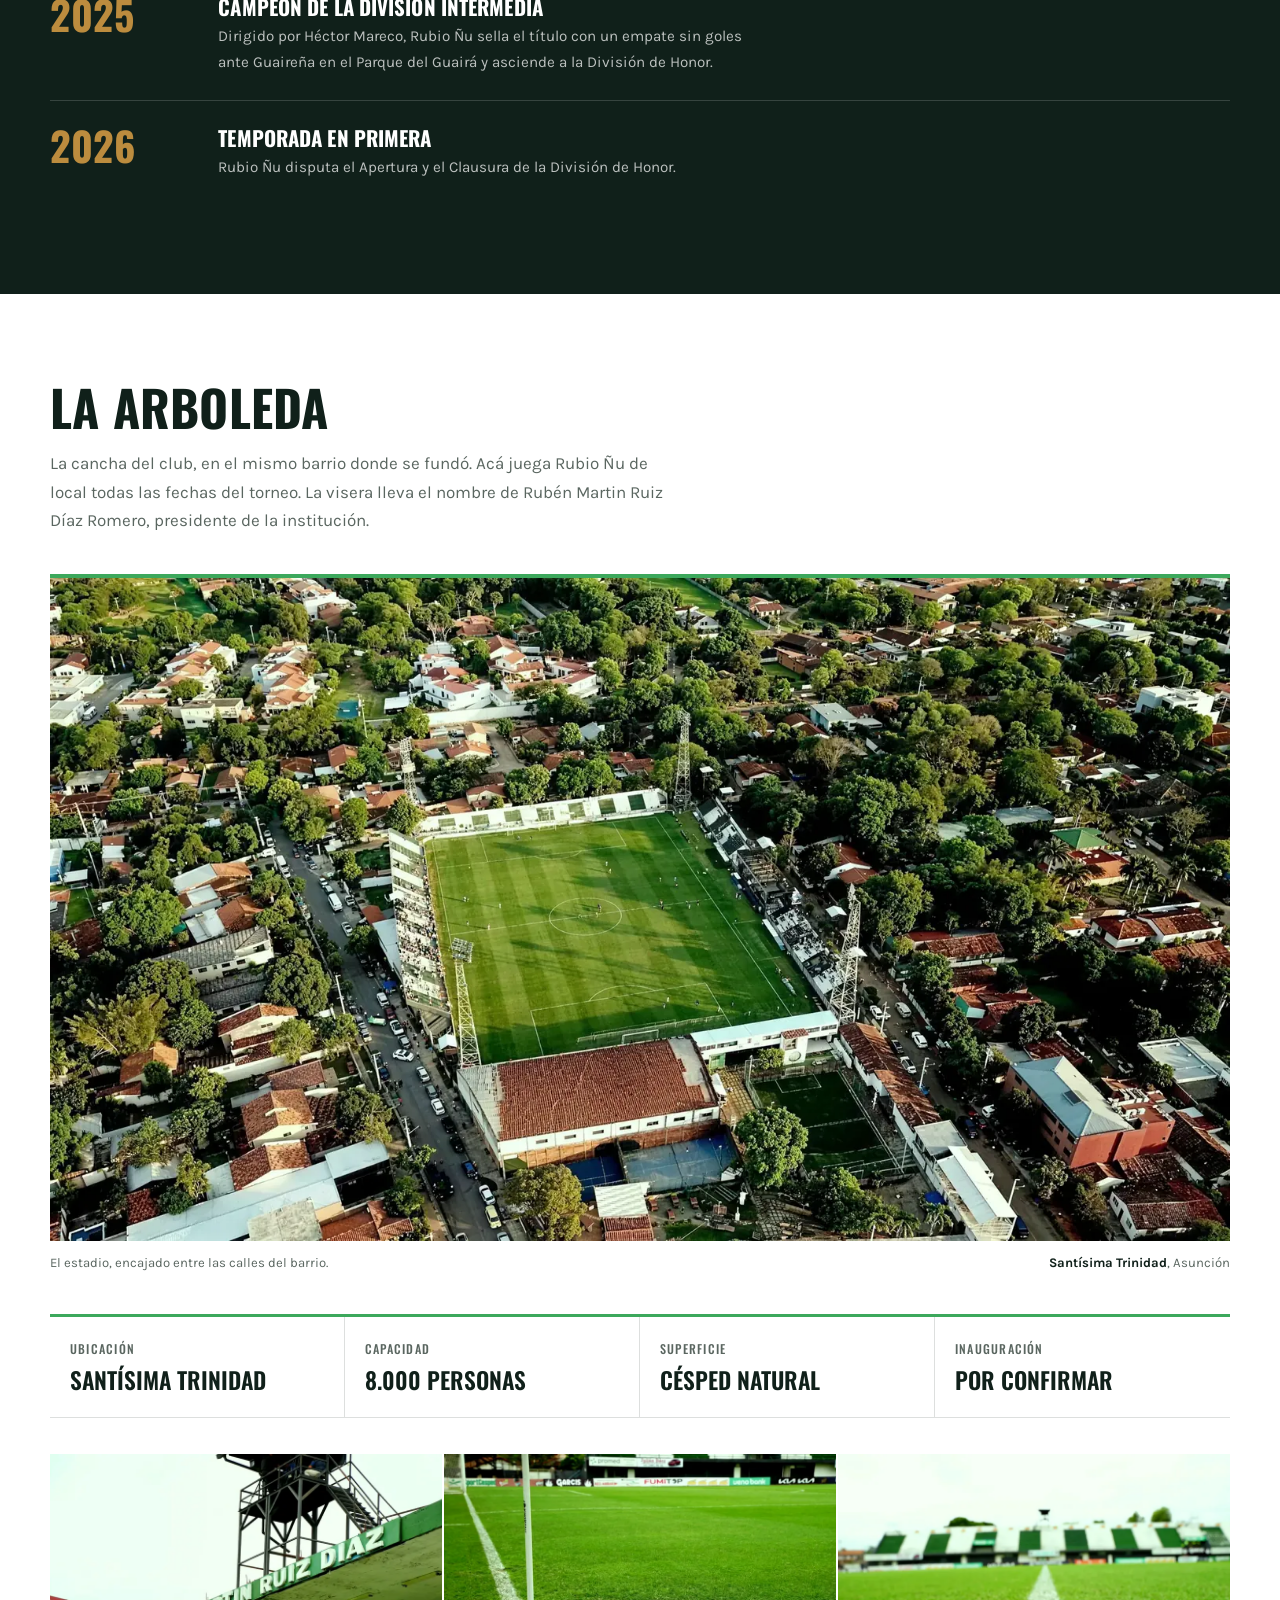
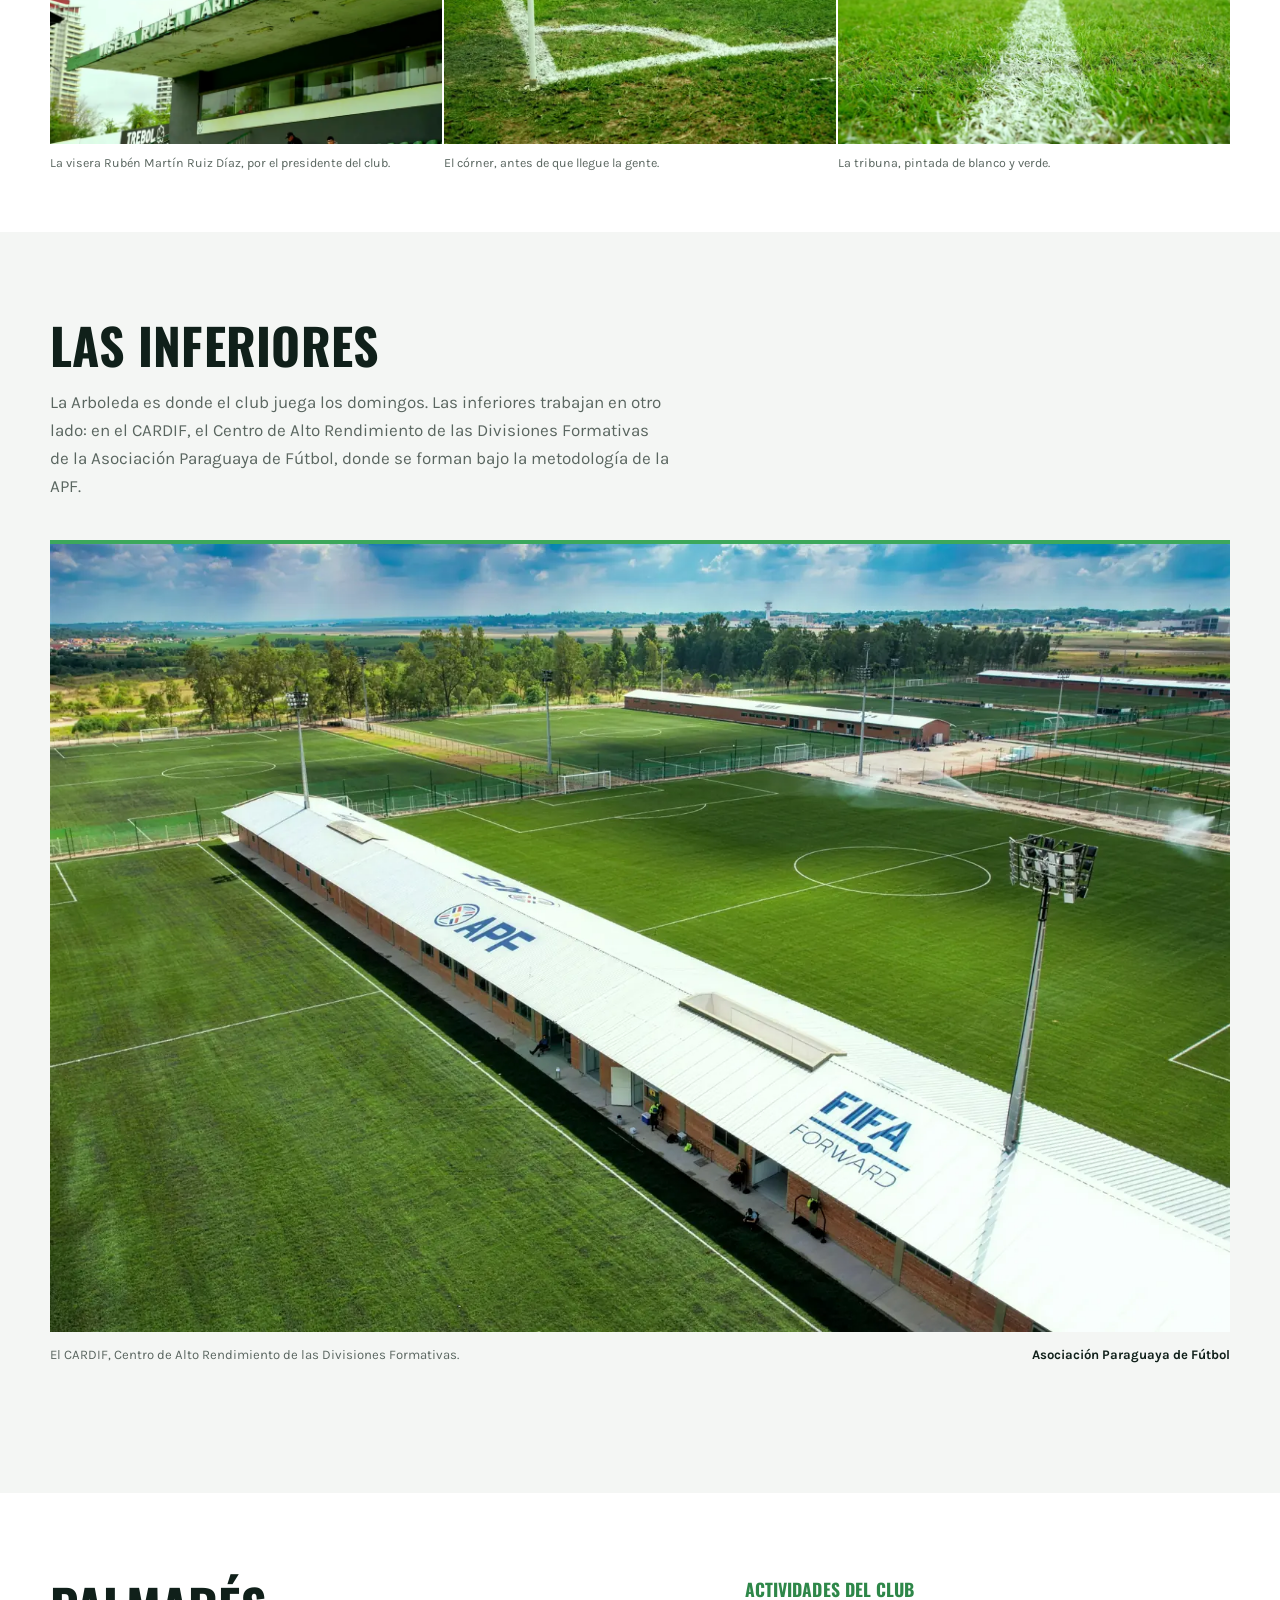
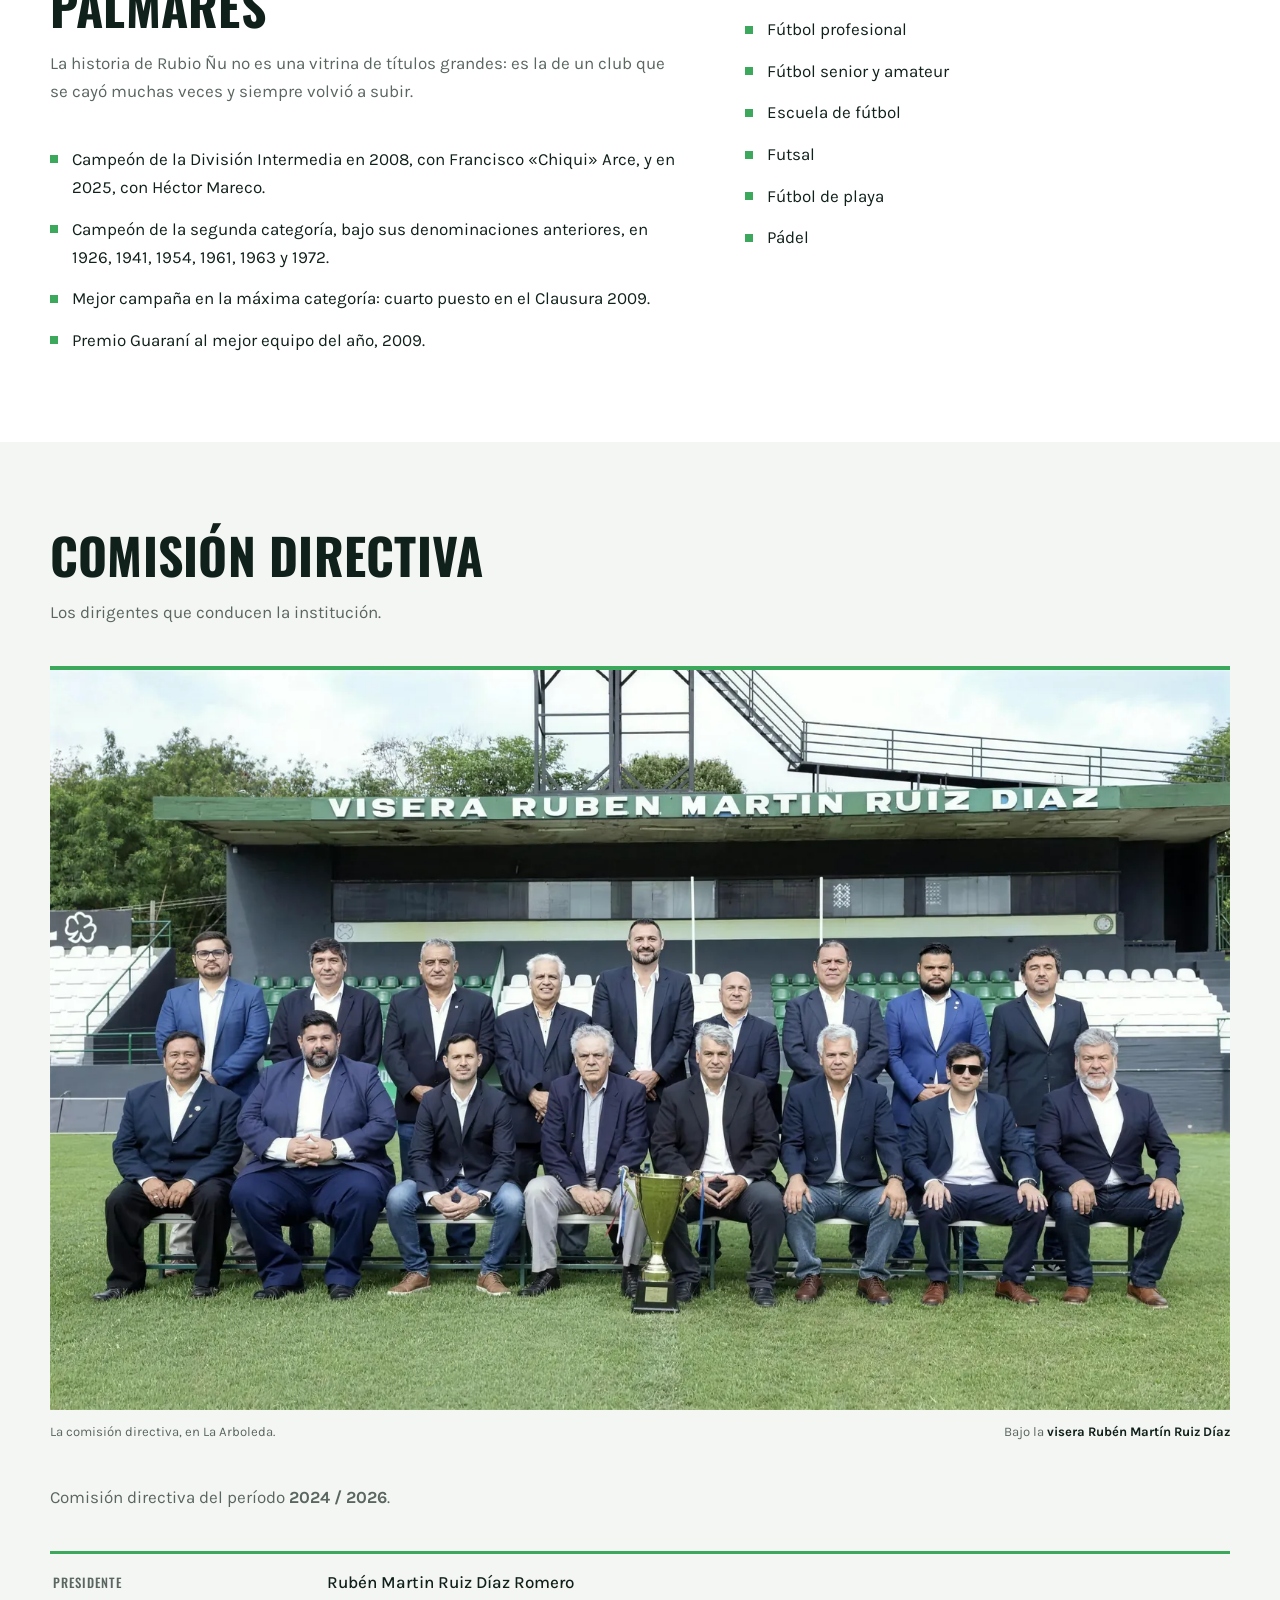
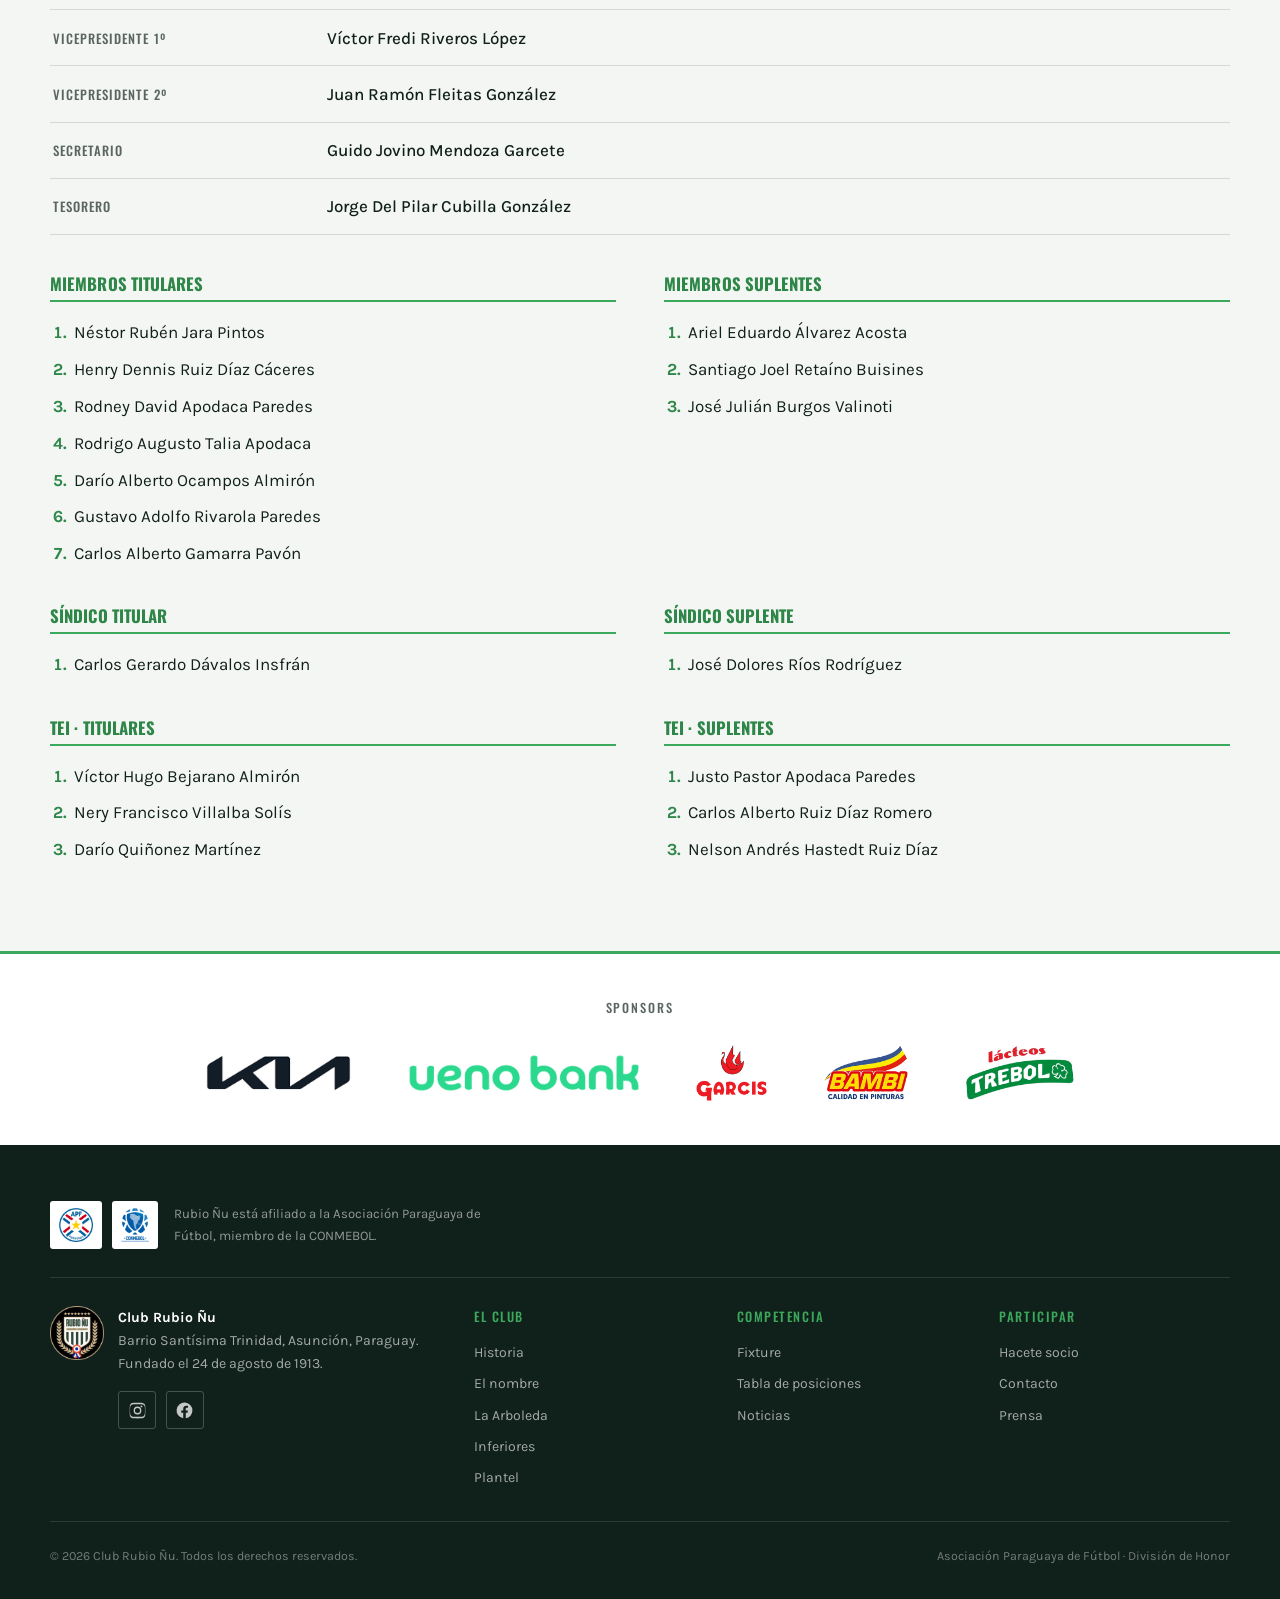
<file: club.html>
<!DOCTYPE html>
<html lang="es-PY" data-base="">
<head>
<meta charset="utf-8">
<meta name="viewport" content="width=device-width, initial-scale=1">
<title>El club · Club Rubio Ñu</title>
<meta name="description" content="Historia, estadio y datos institucionales del Club Rubio Ñu.">
<meta name="robots" content="noindex, nofollow">
<link rel="alternate" hreflang="es" href="club.html">
<link rel="alternate" hreflang="en" href="en/club.html">
<meta property="og:title" content="El club · Club Rubio Ñu">
<meta property="og:description" content="Historia, estadio y datos institucionales del Club Rubio Ñu.">
<meta property="og:type" content="website">
<meta property="og:image" content="assets/img/escudo.png">
<meta name="theme-color" content="#10201A">
<link rel="icon" href="assets/img/favicon.png">
<link rel="preconnect" href="https://fonts.googleapis.com">
<link rel="preconnect" href="https://fonts.gstatic.com" crossorigin>
<link href="https://fonts.googleapis.com/css2?family=Karla:ital,wght@0,400;0,500;0,700;1,400&family=Oswald:wght@500;600;700&display=swap" rel="stylesheet">
<link rel="stylesheet" href="assets/css/main.css">
</head>
<body>
<a class="saltar" href="#contenido">Ir al contenido</a>

<header class="cabecera">
  <div class="marco cabecera-fila">
    <a class="marca" href="index.html">
      <img src="assets/img/escudo.png" alt="">
      <span class="marca-texto">Rubio Ñu
        <small>ASUNCIÓN 1913</small>
      </span>
    </a>
    <div class="cabecera-derecha">
      <a class="idioma" href="en/club.html">English</a>
      <button class="menu-boton" aria-expanded="false" aria-controls="menu-principal">Menú</button>
    </div>
    <nav class="menu" id="menu-principal" aria-label="Menú">
        <a href="index.html">Inicio</a>
        <a href="club.html" aria-current="page">El club</a>
        <a href="plantel.html">Plantel</a>
        <a href="fixture.html">Fixture y tabla</a>
        <a href="noticias.html">Noticias</a>
        <a href="socios.html">Hacete socio</a>
        <a href="contacto.html">Contacto</a>
    </nav>
  </div>
</header>
<div class="filete bastones"></div>

<main id="contenido">

<section class="portada">
  <div class="marco portada-contenido">
    <img class="portada-escudo" src="assets/img/escudo.png" alt="">
    <div>
      <h1>El club</h1>
      <p class="portada-bajada">Un club de barrio con más de un siglo de historia.</p>
    </div>
  </div>
</section>

<section class="seccion">
  <div class="marco dos-columnas">
    <div>
      <h2 class="titulo-seccion">Un club de barrio con más de un siglo de historia</h2>
      <p>Rubio Ñu nació el 24 de agosto de 1913 en el barrio de Santísima Trinidad, Asunción, de la
      mano de un grupo de amigos que eligió el blanco y el verde como colores del club: blanco por
      la pureza, verde por la esperanza. Esa combinación le dio al club su apodo, albiverde.</p>
      <p>En 1936, tras veintitrés años de historia, dos clubes del mismo barrio, Itá Ybaté y Flor de
      Mayo, se fusionaron con Rubio Ñu para mantenerlo con vida. Esa refundación marcó al club:
      volver siempre, incluso después de las bajas.</p>
      <p>El club juega sus partidos como local en el Estadio La Arboleda, y sostiene su rivalidad
      histórica con Sportivo Trinidense en el Clásico de Trinidad. A sus jugadores e hinchas se los
      conoce como ñuenses.</p>
    </div>
    <div>
      <h3 style="font-size:1.1rem;color:var(--verde-hondo);margin-bottom:1rem">Valores</h3>
      <ul class="lista-marca">
        <li>Resiliencia: el club siempre vuelve.</li>
        <li>Identidad de barrio, en Santísima Trinidad.</li>
        <li>Formación de talento joven.</li>
        <li>Proyección sudamericana.</li>
      </ul>
    </div>
  </div>
</section>

<section class="seccion seccion-tinta" id="nombre">
  <div class="marco dos-columnas">
    <div>
      <h2 class="titulo-seccion">De dónde viene el nombre</h2>
      <p style="color:rgba(255,255,255,0.78)">El 16 de agosto de 1869, en la Guerra de la Triple
      Alianza, un ejército paraguayo compuesto en buena parte por niños resistió en Barrero Grande,
      la actual ciudad de Eusebio Ayala. Se la recuerda como la batalla de los niños.</p>
      <p style="color:rgba(255,255,255,0.78)">Durante décadas ese combate se llamó Rubio Ñu. El
      error venía de un poema del sacerdote Juan B. Tournedou y se repitió hasta 1948, cuando el
      historiador Andrés Aguirre consiguió por decreto que se lo llamara Acosta Ñu, el nombre de
      los campos donde efectivamente ocurrió, y que el 16 de agosto fuera el Día del Niño.</p>
      <p style="color:rgba(255,255,255,0.78)">El club se fundó en 1913, treinta y cinco años antes
      de esa corrección. Un grupo de muchachos de Santísima Trinidad, todos menores de dieciocho
      años, le puso a su club el nombre con el que entonces se conocía la batalla, y eligió el
      blanco y el verde como homenaje a esos chicos. <em>Ñu</em> es campo en guaraní.</p>
    </div>
    <div>
      <p class="cita-mision" style="color:var(--verde);max-width:20ch">Chicos que le pusieron a su
      club el nombre de otros chicos</p>
      <p style="color:rgba(255,255,255,0.6);font-size:0.88rem;margin-top:1.25rem">Esta sección
      espera la validación del archivo histórico del club.</p>
    </div>
  </div>
  <div class="marco">
    <figure class="figura-estadio figura-ancha">
      <img src="assets/img/ninos-martires.webp"
           alt="Monumento a los Niños Mártires de Acosta Ñu, con la bandera paraguaya recortada en chapa y las siluetas de un soldado y un niño"
           loading="lazy" width="1600" height="1066">
      <figcaption>
        <span>Monumento a los Niños Mártires, en Eusebio Ayala, donde ocurrió la batalla.</span>
        <span><b>16 de agosto</b>, Día del Niño en Paraguay</span>
      </figcaption>
    </figure>
  </div>
</section>

<section class="seccion seccion-verde">
  <div class="marco dos-columnas">
    <p class="cita-mision">Un club histórico de barrio que honra su resiliencia de más de cien
    años y que busca consolidarse como miembro permanente de la Primera División.</p>
    <p class="entrada" style="margin:0">La misión del club es formar y exportar talento paraguayo y
    sudamericano, sosteniendo el crecimiento deportivo e institucional sin perder la identidad de
    Santísima Trinidad.</p>
  </div>
</section>

<section class="seccion">
  <div class="marco">
    <h2 class="titulo-seccion">Datos institucionales</h2>
    <dl class="datos-grilla">
      <div class="dato"><dt>Fundación</dt><dd>24 de agosto de 1913</dd></div>
      <div class="dato"><dt>Barrio</dt><dd>Santísima Trinidad</dd></div>
      <div class="dato"><dt>Ciudad</dt><dd>Asunción, Paraguay</dd></div>
      <div class="dato"><dt>Estadio</dt><dd>La Arboleda</dd></div>
      <div class="dato"><dt>Apodos</dt><dd>Albiverde, Ñuenses, Laureado</dd></div>
      <div class="dato"><dt>Clásico</dt><dd>Sportivo Trinidense</dd></div>
      <div class="dato"><dt>Categoría 2026</dt><dd>División de Honor</dd></div>
      <div class="dato"><dt>Asociación</dt><dd>APF</dd></div>
    </dl>
  </div>
</section>

<section class="seccion seccion-tinta textura-diagonal">
  <div class="marco">
    <h2 class="titulo-seccion">Línea de tiempo</h2>
    <div class="hitos">
      <article class="hito">
        <div class="hito-anio">1913</div>
        <div>
          <h3>La fundación</h3>
          <p>Un grupo de muchachos menores de dieciocho años funda el club el 24 de agosto en
          Santísima Trinidad, en homenaje a los niños de Acosta Ñu, y elige el blanco y el verde.</p>
        </div>
      </article>
      <article class="hito">
        <div class="hito-anio">1926</div>
        <div>
          <h3>Primer título</h3>
          <p>Rubio Ñu se corona campeón de la División Intermedia por primera vez y sube a la
          categoría principal.</p>
        </div>
      </article>
      <article class="hito">
        <div class="hito-anio">1927</div>
        <div>
          <h3>Debut en Primera</h3>
          <p>El club juega su primera temporada en la máxima categoría del fútbol paraguayo.</p>
        </div>
      </article>
      <article class="hito">
        <div class="hito-anio">1932</div>
        <div>
          <h3>La Guerra del Chaco</h3>
          <p>La institución suspende sus actividades: dirigentes y deportistas pasan a integrar el
          ejército en campaña. El club retoma su curso al terminar la contienda.</p>
        </div>
      </article>
      <article class="hito">
        <div class="hito-anio">1936</div>
        <div>
          <h3>La refundación</h3>
          <p>Itá Ybaté y Flor de Mayo, dos clubes del mismo barrio, se fusionan con Rubio Ñu para
          mantenerlo con vida.</p>
        </div>
      </article>
      <article class="hito">
        <div class="hito-anio">1963</div>
        <div>
          <h3>Campeón invicto</h3>
          <p>Gana la segunda división sin perder un partido y supera la promoción para volver a
          Primera.</p>
        </div>
      </article>
      <article class="hito">
        <div class="hito-anio">2008</div>
        <div>
          <h3>Primer título de la Intermedia</h3>
          <p>Con Francisco «Chiqui» Arce como entrenador, el club gana por primera vez la División
          Intermedia y vuelve a la máxima categoría.</p>
        </div>
      </article>
      <article class="hito">
        <div class="hito-anio">2009</div>
        <div>
          <h3>El regreso y el mejor puesto</h3>
          <p>Vuelve a la División de Honor tras veintiocho años de ausencia y firma su mejor
          campaña histórica en la máxima categoría.</p>
        </div>
      </article>
      <article class="hito">
        <div class="hito-anio">2025</div>
        <div>
          <h3>Campeón de la División Intermedia</h3>
          <p>Dirigido por Héctor Mareco, Rubio Ñu sella el título con un empate sin goles ante
          Guaireña en el Parque del Guairá y asciende a la División de Honor.</p>
        </div>
      </article>
      <article class="hito">
        <div class="hito-anio">2026</div>
        <div>
          <h3>Temporada en Primera</h3>
          <p>Rubio Ñu disputa el Apertura y el Clausura de la División de Honor.</p>
        </div>
      </article>
    </div>
  </div>
</section>

<section class="seccion" id="estadio">
  <div class="marco">
    <h2 class="titulo-seccion">La Arboleda</h2>
    <p class="entrada">La cancha del club, en el mismo barrio donde se fundó. Acá juega Rubio Ñu
    de local todas las fechas del torneo. La visera lleva el nombre de Rubén Martin Ruiz Díaz
    Romero, presidente de la institución.</p>
    <figure class="figura-estadio">
      <img src="assets/img/la-arboleda.webp"
           alt="Vista aérea del Estadio La Arboleda rodeado por las casas de Santísima Trinidad"
           loading="lazy" width="1500" height="843">
      <figcaption>
        <span>El estadio, encajado entre las calles del barrio.</span>
        <span><b>Santísima Trinidad</b>, Asunción</span>
      </figcaption>
    </figure>
    <dl class="datos-grilla">
      <div class="dato"><dt>Ubicación</dt><dd>Santísima Trinidad</dd></div>
      <div class="dato"><dt>Capacidad</dt><dd>8.000 personas</dd></div>
      <div class="dato"><dt>Superficie</dt><dd>Césped natural</dd></div>
      <div class="dato"><dt>Inauguración</dt><dd>Por confirmar</dd></div>
    </dl>
    <div class="tira-fotos">
      <figure>
        <img src="assets/img/estadio-visera.webp" alt="Visera Rubén Martín Ruiz Díaz, en el estadio La Arboleda" loading="lazy" width="900" height="600">
        <figcaption>La visera Rubén Martín Ruiz Díaz, por el presidente del club.</figcaption>
      </figure>
      <figure>
        <img src="assets/img/estadio-corner.webp" alt="Banderín de córner y césped del estadio La Arboleda" loading="lazy" width="900" height="600">
        <figcaption>El córner, antes de que llegue la gente.</figcaption>
      </figure>
      <figure>
        <img src="assets/img/estadio-linea.webp" alt="Línea de cal hacia la tribuna albiverde de La Arboleda" loading="lazy" width="900" height="600">
        <figcaption>La tribuna, pintada de blanco y verde.</figcaption>
      </figure>
    </div>
  </div>
</section>

<section class="seccion seccion-gris" id="inferiores">
  <div class="marco">
    <h2 class="titulo-seccion">Las inferiores</h2>
    <p class="entrada">La Arboleda es donde el club juega los domingos. Las inferiores trabajan en
    otro lado: en el CARDIF, el Centro de Alto Rendimiento de las Divisiones Formativas de la Asociación
    Paraguaya de Fútbol, donde se forman bajo la metodología de la APF.</p>
    <figure class="figura-estadio">
      <img src="assets/img/cardif.webp"
           alt="Vista aérea del CARDIF, Centro de Alto Rendimiento de las Divisiones Formativas de la APF"
           loading="lazy" width="1600" height="1067">
      <figcaption>
        <span>El CARDIF, Centro de Alto Rendimiento de las Divisiones Formativas.</span>
        <span><b>Asociación Paraguaya de Fútbol</b></span>
      </figcaption>
    </figure>
  </div>
</section>

<section class="seccion" id="palmares">
  <div class="marco dos-columnas">
    <div>
      <h2 class="titulo-seccion">Palmarés</h2>
      <p class="entrada">La historia de Rubio Ñu no es una vitrina de títulos grandes: es la de un
      club que se cayó muchas veces y siempre volvió a subir.</p>
      <ul class="lista-marca">
        <li>Campeón de la División Intermedia en 2008, con Francisco «Chiqui» Arce, y en 2025, con Héctor Mareco.</li>
        <li>Campeón de la segunda categoría, bajo sus denominaciones anteriores, en 1926, 1941,
        1954, 1961, 1963 y 1972.</li>
        <li>Mejor campaña en la máxima categoría: cuarto puesto en el Clausura 2009.</li>
        <li>Premio Guaraní al mejor equipo del año, 2009.</li>
      </ul>
    </div>
    <div>
      <h3 style="font-size:1.1rem;color:var(--verde-hondo);margin-bottom:1rem">Actividades del club</h3>
      <ul class="lista-marca">
        <li>Fútbol profesional</li>
        <li>Fútbol senior y amateur</li>
        <li>Escuela de fútbol</li>
        <li>Futsal</li>
        <li>Fútbol de playa</li>
        <li>Pádel</li>
      </ul>
    </div>
  </div>
</section>

<section class="seccion seccion-gris" id="comision">
  <div class="marco">
    <h2 class="titulo-seccion">Comisión directiva</h2>
    <p class="entrada">Los dirigentes que conducen la institución.</p>
    <figure class="figura-estadio">
      <img src="assets/img/comision-directiva.webp"
           alt="La comisión directiva del Club Rubio Ñu, reunida en el estadio La Arboleda"
           loading="lazy" width="1600" height="1004">
      <figcaption>
        <span>La comisión directiva, en La Arboleda.</span>
        <span>Bajo la <b>visera Rubén Martín Ruiz Díaz</b></span>
      </figcaption>
    </figure>
    <p class="entrada" style="margin-top:1.5rem">Comisión directiva del período <b>2024 / 2026</b>.</p>
    <dl class="nomina">
      <div><dt>Presidente</dt><dd>Rubén Martin Ruiz Díaz Romero</dd></div>
      <div><dt>Vicepresidente 1º</dt><dd>Víctor Fredi Riveros López</dd></div>
      <div><dt>Vicepresidente 2º</dt><dd>Juan Ramón Fleitas González</dd></div>
      <div><dt>Secretario</dt><dd>Guido Jovino Mendoza Garcete</dd></div>
      <div><dt>Tesorero</dt><dd>Jorge Del Pilar Cubilla González</dd></div>
    </dl>
    <div class="nomina-columnas">
      <div>
        <h3>Miembros titulares</h3>
        <ol>
          <li>Néstor Rubén Jara Pintos</li>
          <li>Henry Dennis Ruiz Díaz Cáceres</li>
          <li>Rodney David Apodaca Paredes</li>
          <li>Rodrigo Augusto Talia Apodaca</li>
          <li>Darío Alberto Ocampos Almirón</li>
          <li>Gustavo Adolfo Rivarola Paredes</li>
          <li>Carlos Alberto Gamarra Pavón</li>
        </ol>
      </div>
      <div>
        <h3>Miembros suplentes</h3>
        <ol>
          <li>Ariel Eduardo Álvarez Acosta</li>
          <li>Santiago Joel Retaíno Buisines</li>
          <li>José Julián Burgos Valinoti</li>
        </ol>
      </div>
    </div>
    <div class="nomina-columnas">
      <div>
        <h3>Síndico titular</h3>
        <ol>
          <li>Carlos Gerardo Dávalos Insfrán</li>
        </ol>
      </div>
      <div>
        <h3>Síndico suplente</h3>
        <ol>
          <li>José Dolores Ríos Rodríguez</li>
        </ol>
      </div>
    </div>
    <div class="nomina-columnas">
      <div>
        <h3>TEI · Titulares</h3>
        <ol>
          <li>Víctor Hugo Bejarano Almirón</li>
          <li>Nery Francisco Villalba Solís</li>
          <li>Darío Quiñonez Martínez</li>
        </ol>
      </div>
      <div>
        <h3>TEI · Suplentes</h3>
        <ol>
          <li>Justo Pastor Apodaca Paredes</li>
          <li>Carlos Alberto Ruiz Díaz Romero</li>
          <li>Nelson Andrés Hastedt Ruiz Díaz</li>
        </ol>
      </div>
    </div>
  </div>
</section>
<section class="banda-sponsors">
  <div class="marco">
    <p class="rotulo-sponsors">SPONSORS</p>
    <div class="grilla-sponsors">
        <img src="assets/img/sponsors/kia.png" alt="Kia" class="" loading="lazy">
        <img src="assets/img/sponsors/ueno-bank.png" alt="ueno bank" class="" loading="lazy">
        <img src="assets/img/sponsors/garcis.png" alt="Garcis" class="alto" loading="lazy">
        <img src="assets/img/sponsors/bambi.png" alt="Bambi" class="alto" loading="lazy">
        <img src="assets/img/sponsors/lacteos-trebol.png" alt="Lácteos Trébol" class="alto" loading="lazy">
    </div>
  </div>
</section>

</main>

<footer class="pie">
  <div class="marco">
    <div class="instituciones">
      <div class="instituciones-escudos">
        <span><img src="assets/img/instituciones/apf.png" alt="Asociación Paraguaya de Fútbol"></span>
        <span><img src="assets/img/instituciones/conmebol.png" alt="CONMEBOL"></span>
      </div>
      <p>Rubio Ñu está afiliado a la Asociación Paraguaya de Fútbol, miembro de la CONMEBOL.</p>
    </div>
    <div class="pie-grilla">
      <div class="pie-escudo">
        <img src="assets/img/escudo.png" alt="">
        <div>
          <strong style="color:var(--blanco)">Club Rubio Ñu</strong><br>
          Barrio Santísima Trinidad, Asunción, Paraguay.<br>Fundado el 24 de agosto de 1913.
      <div class="redes ">
        <a href="https://www.instagram.com/rubionu.1913/" target="_blank" rel="noopener" aria-label="Instagram"><svg viewBox="0 0 24 24" aria-hidden="true"><path d="M12 2.2c3.2 0 3.6 0 4.9.07 1.2.05 1.8.25 2.2.42.6.22 1 .48 1.4.9.43.42.7.83.9 1.4.18.4.38 1 .43 2.2.06 1.3.07 1.7.07 4.9s0 3.6-.07 4.9c-.05 1.2-.25 1.8-.42 2.2-.22.6-.48 1-.9 1.4-.42.43-.83.7-1.4.9-.4.18-1 .38-2.2.43-1.3.06-1.7.07-4.9.07s-3.6 0-4.9-.07c-1.2-.05-1.8-.25-2.2-.42-.6-.22-1-.48-1.4-.9-.43-.42-.7-.83-.9-1.4-.18-.4-.38-1-.43-2.2C2.2 15.6 2.2 15.2 2.2 12s0-3.6.07-4.9c.05-1.2.25-1.8.42-2.2.22-.6.48-1 .9-1.4.42-.43.83-.7 1.4-.9.4-.18 1-.38 2.2-.43C8.4 2.2 8.8 2.2 12 2.2zm0 1.8c-3.1 0-3.5 0-4.7.07-1.1.05-1.7.24-2.1.4-.5.2-.9.44-1.3.83-.4.4-.63.8-.83 1.3-.16.4-.35 1-.4 2.1C2.6 9.9 2.6 10.3 2.6 12s0 2.1.07 3.3c.05 1.1.24 1.7.4 2.1.2.5.44.9.83 1.3.4.4.8.63 1.3.83.4.16 1 .35 2.1.4 1.2.07 1.6.07 4.7.07s3.5 0 4.7-.07c1.1-.05 1.7-.24 2.1-.4.5-.2.9-.44 1.3-.83.4-.4.63-.8.83-1.3.16-.4.35-1 .4-2.1.07-1.2.07-1.6.07-3.3s0-2.1-.07-3.3c-.05-1.1-.24-1.7-.4-2.1-.2-.5-.44-.9-.83-1.3-.4-.4-.8-.63-1.3-.83-.4-.16-1-.35-2.1-.4C15.5 4 15.1 4 12 4zm0 3.1a4.9 4.9 0 110 9.8 4.9 4.9 0 010-9.8zm0 8.1a3.2 3.2 0 100-6.4 3.2 3.2 0 000 6.4zm6.2-8.3a1.15 1.15 0 11-2.3 0 1.15 1.15 0 012.3 0z"/></svg></a>
        <a href="https://www.facebook.com/clubrubionu" target="_blank" rel="noopener" aria-label="Facebook"><svg viewBox="0 0 24 24" aria-hidden="true"><path d="M22 12a10 10 0 10-11.6 9.9v-7H7.9V12h2.5V9.8c0-2.5 1.5-3.9 3.8-3.9 1.1 0 2.2.2 2.2.2v2.5h-1.3c-1.2 0-1.6.8-1.6 1.6V12h2.8l-.4 2.9h-2.3v7A10 10 0 0022 12z"/></svg></a>
      </div>
        </div>
      </div>
      <div>
        <h4>EL CLUB</h4>
        <ul>
          <li><a href="club.html">Historia</a></li>
          <li><a href="club.html#nombre">El nombre</a></li>
          <li><a href="club.html#estadio">La Arboleda</a></li>
          <li><a href="club.html#inferiores">Inferiores</a></li>
          <li><a href="plantel.html">Plantel</a></li>
        </ul>
      </div>
      <div>
        <h4>COMPETENCIA</h4>
        <ul>
          <li><a href="fixture.html">Fixture</a></li>
          <li><a href="fixture.html#tabla">Tabla de posiciones</a></li>
          <li><a href="noticias.html">Noticias</a></li>
        </ul>
      </div>
      <div>
        <h4>PARTICIPAR</h4>
        <ul>
          <li><a href="socios.html">Hacete socio</a></li>
          <li><a href="contacto.html">Contacto</a></li>
          <li><a href="contacto.html#prensa">Prensa</a></li>
        </ul>
      </div>
    </div>
    <div class="pie-legal">
      <span>© 2026 Club Rubio Ñu. Todos los derechos reservados.</span>
      <span>Asociación Paraguaya de Fútbol · División de Honor</span>
    </div>
  </div>
</footer>

<script src="assets/js/main.js"></script>
</body>
</html>
</file>
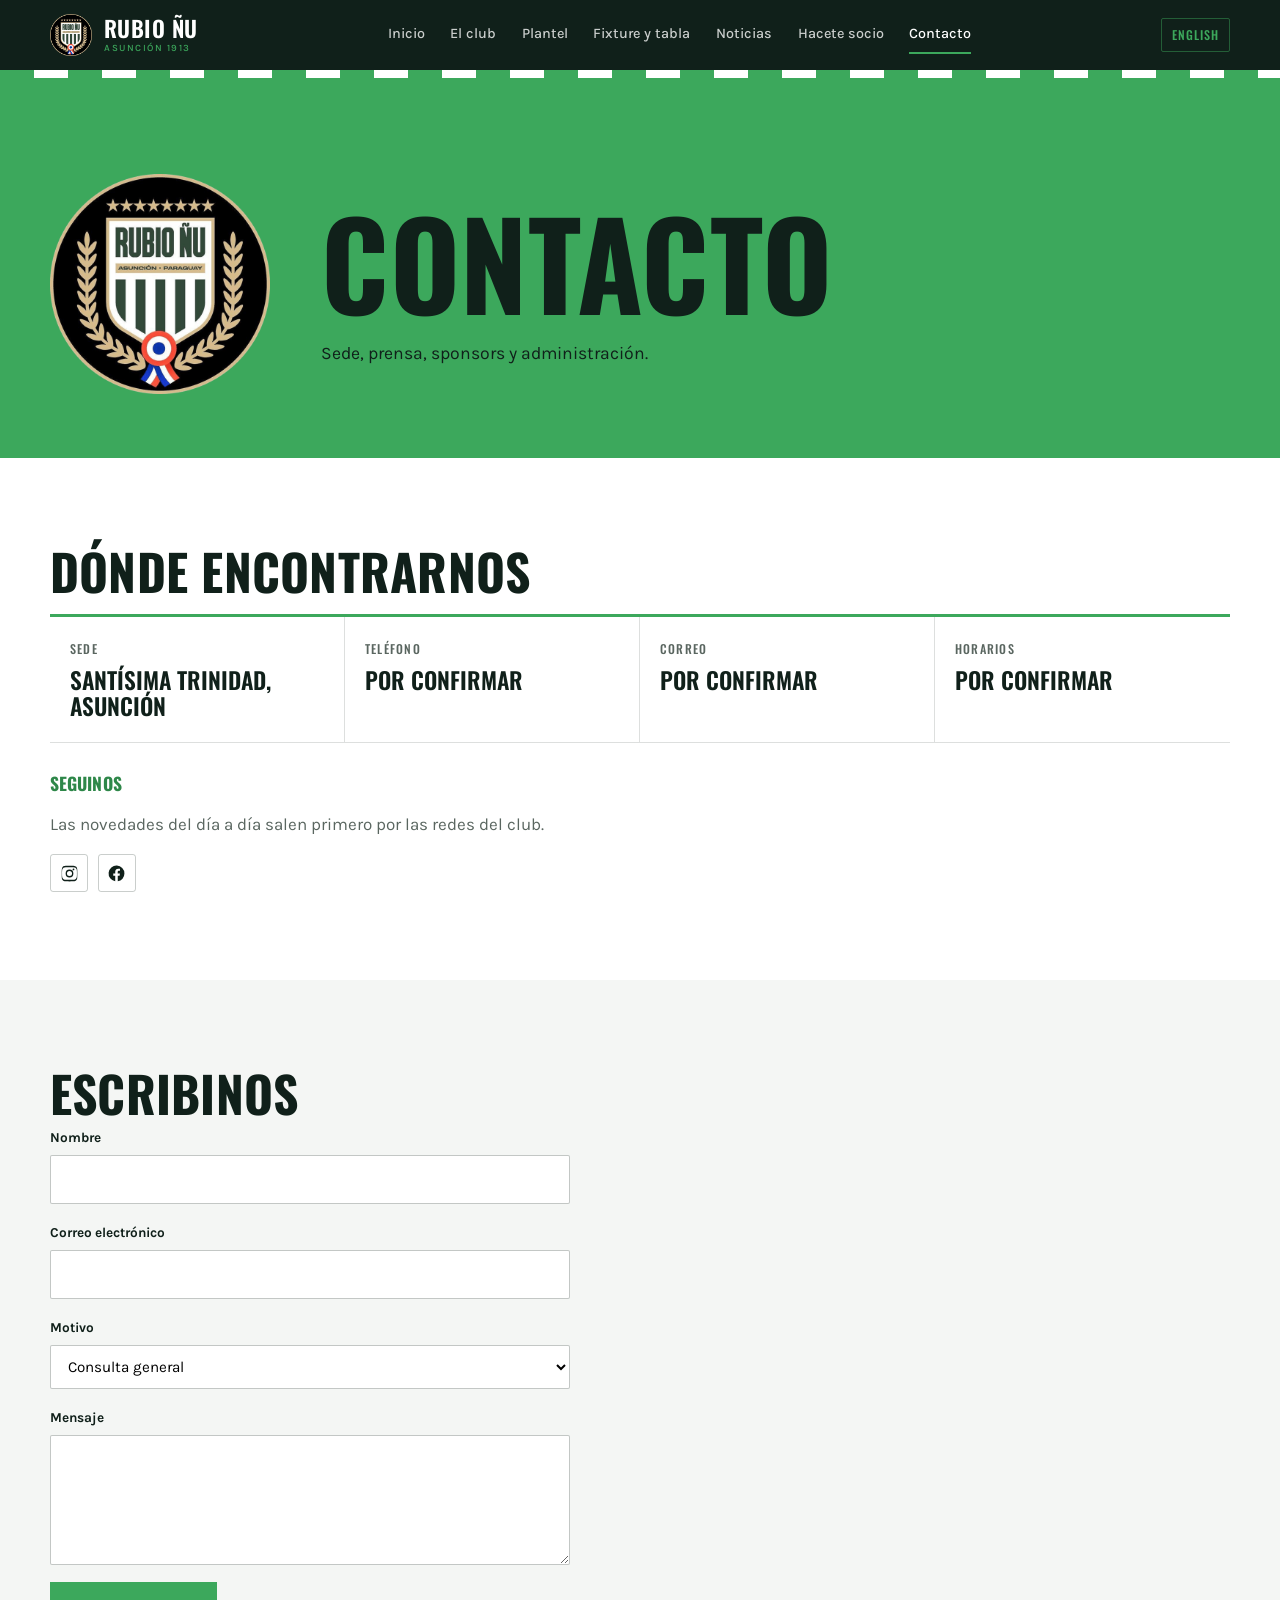
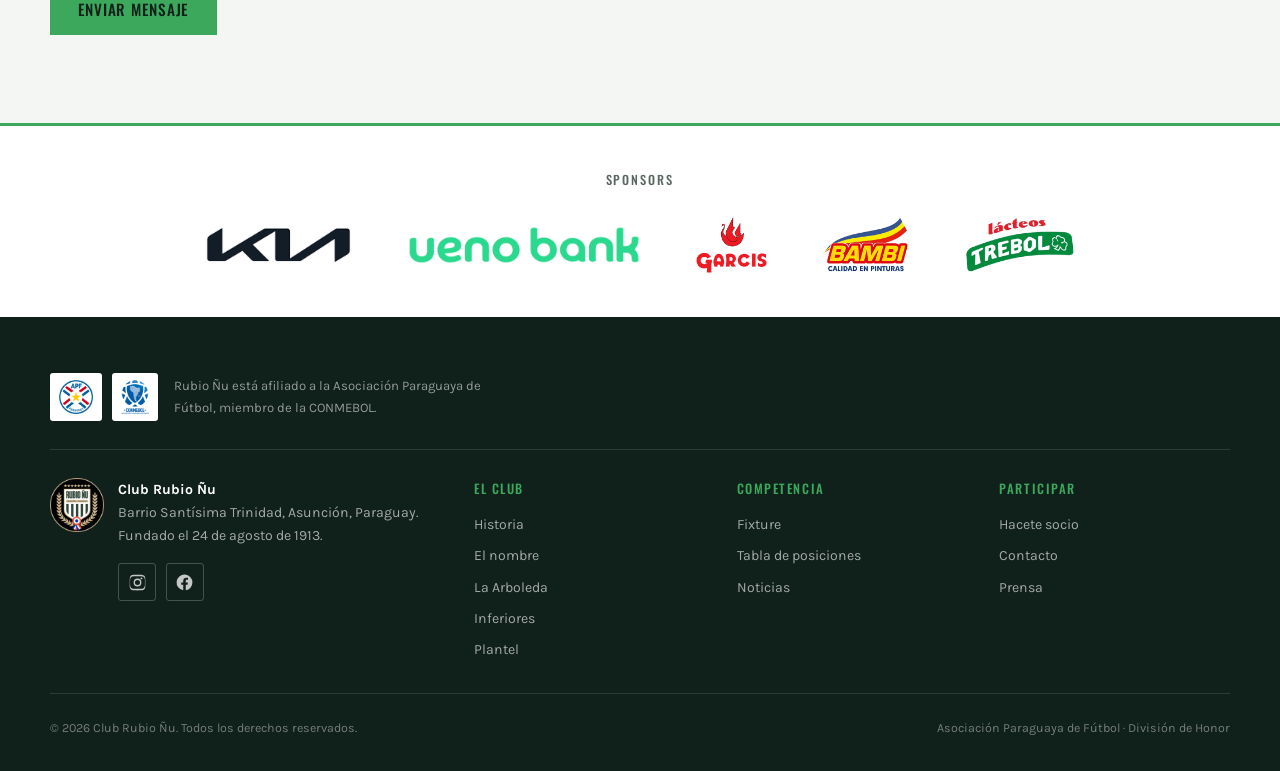
<file: contacto.html>
<!DOCTYPE html>
<html lang="es-PY" data-base="">
<head>
<meta charset="utf-8">
<meta name="viewport" content="width=device-width, initial-scale=1">
<title>Contacto · Club Rubio Ñu</title>
<meta name="description" content="Datos de contacto del Club Rubio Ñu.">
<meta name="robots" content="noindex, nofollow">
<link rel="alternate" hreflang="es" href="contacto.html">
<link rel="alternate" hreflang="en" href="en/contacto.html">
<meta property="og:title" content="Contacto · Club Rubio Ñu">
<meta property="og:description" content="Datos de contacto del Club Rubio Ñu.">
<meta property="og:type" content="website">
<meta property="og:image" content="assets/img/escudo.png">
<meta name="theme-color" content="#10201A">
<link rel="icon" href="assets/img/favicon.png">
<link rel="preconnect" href="https://fonts.googleapis.com">
<link rel="preconnect" href="https://fonts.gstatic.com" crossorigin>
<link href="https://fonts.googleapis.com/css2?family=Karla:ital,wght@0,400;0,500;0,700;1,400&family=Oswald:wght@500;600;700&display=swap" rel="stylesheet">
<link rel="stylesheet" href="assets/css/main.css">
</head>
<body>
<a class="saltar" href="#contenido">Ir al contenido</a>

<header class="cabecera">
  <div class="marco cabecera-fila">
    <a class="marca" href="index.html">
      <img src="assets/img/escudo.png" alt="">
      <span class="marca-texto">Rubio Ñu
        <small>ASUNCIÓN 1913</small>
      </span>
    </a>
    <div class="cabecera-derecha">
      <a class="idioma" href="en/contacto.html">English</a>
      <button class="menu-boton" aria-expanded="false" aria-controls="menu-principal">Menú</button>
    </div>
    <nav class="menu" id="menu-principal" aria-label="Menú">
        <a href="index.html">Inicio</a>
        <a href="club.html">El club</a>
        <a href="plantel.html">Plantel</a>
        <a href="fixture.html">Fixture y tabla</a>
        <a href="noticias.html">Noticias</a>
        <a href="socios.html">Hacete socio</a>
        <a href="contacto.html" aria-current="page">Contacto</a>
    </nav>
  </div>
</header>
<div class="filete bastones"></div>

<main id="contenido">

<section class="portada">
  <div class="marco portada-contenido">
    <img class="portada-escudo" src="assets/img/escudo.png" alt="">
    <div>
      <h1>Contacto</h1>
      <p class="portada-bajada">Sede, prensa, sponsors y administración.</p>
    </div>
  </div>
</section>

<section class="seccion">
  <div class="marco">
    <h2 class="titulo-seccion">Dónde encontrarnos</h2>
    <dl class="datos-grilla">
      <div class="dato"><dt>Sede</dt><dd>Santísima Trinidad, Asunción</dd></div>
      <div class="dato"><dt>Teléfono</dt><dd>Por confirmar</dd></div>
      <div class="dato"><dt>Correo</dt><dd>Por confirmar</dd></div>
      <div class="dato"><dt>Horarios</dt><dd>Por confirmar</dd></div>
    </dl>
    <div style="margin-top:2rem">
      <h3 style="font-size:1.1rem;color:var(--verde-hondo);margin-bottom:0.75rem">Seguinos</h3>
      <p class="entrada" style="margin-bottom:1rem">Las novedades del día a día salen primero por
      las redes del club.</p>
      <div class="redes redes-claro">
        <a href="https://www.instagram.com/rubionu.1913/" target="_blank" rel="noopener" aria-label="Instagram"><svg viewBox="0 0 24 24" aria-hidden="true"><path d="M12 2.2c3.2 0 3.6 0 4.9.07 1.2.05 1.8.25 2.2.42.6.22 1 .48 1.4.9.43.42.7.83.9 1.4.18.4.38 1 .43 2.2.06 1.3.07 1.7.07 4.9s0 3.6-.07 4.9c-.05 1.2-.25 1.8-.42 2.2-.22.6-.48 1-.9 1.4-.42.43-.83.7-1.4.9-.4.18-1 .38-2.2.43-1.3.06-1.7.07-4.9.07s-3.6 0-4.9-.07c-1.2-.05-1.8-.25-2.2-.42-.6-.22-1-.48-1.4-.9-.43-.42-.7-.83-.9-1.4-.18-.4-.38-1-.43-2.2C2.2 15.6 2.2 15.2 2.2 12s0-3.6.07-4.9c.05-1.2.25-1.8.42-2.2.22-.6.48-1 .9-1.4.42-.43.83-.7 1.4-.9.4-.18 1-.38 2.2-.43C8.4 2.2 8.8 2.2 12 2.2zm0 1.8c-3.1 0-3.5 0-4.7.07-1.1.05-1.7.24-2.1.4-.5.2-.9.44-1.3.83-.4.4-.63.8-.83 1.3-.16.4-.35 1-.4 2.1C2.6 9.9 2.6 10.3 2.6 12s0 2.1.07 3.3c.05 1.1.24 1.7.4 2.1.2.5.44.9.83 1.3.4.4.8.63 1.3.83.4.16 1 .35 2.1.4 1.2.07 1.6.07 4.7.07s3.5 0 4.7-.07c1.1-.05 1.7-.24 2.1-.4.5-.2.9-.44 1.3-.83.4-.4.63-.8.83-1.3.16-.4.35-1 .4-2.1.07-1.2.07-1.6.07-3.3s0-2.1-.07-3.3c-.05-1.1-.24-1.7-.4-2.1-.2-.5-.44-.9-.83-1.3-.4-.4-.8-.63-1.3-.83-.4-.16-1-.35-2.1-.4C15.5 4 15.1 4 12 4zm0 3.1a4.9 4.9 0 110 9.8 4.9 4.9 0 010-9.8zm0 8.1a3.2 3.2 0 100-6.4 3.2 3.2 0 000 6.4zm6.2-8.3a1.15 1.15 0 11-2.3 0 1.15 1.15 0 012.3 0z"/></svg></a>
        <a href="https://www.facebook.com/clubrubionu" target="_blank" rel="noopener" aria-label="Facebook"><svg viewBox="0 0 24 24" aria-hidden="true"><path d="M22 12a10 10 0 10-11.6 9.9v-7H7.9V12h2.5V9.8c0-2.5 1.5-3.9 3.8-3.9 1.1 0 2.2.2 2.2.2v2.5h-1.3c-1.2 0-1.6.8-1.6 1.6V12h2.8l-.4 2.9h-2.3v7A10 10 0 0022 12z"/></svg></a>
      </div>
    </div>
  </div>
</section>

<section class="seccion seccion-gris" id="prensa">
  <div class="marco">
    <h2 class="titulo-seccion">Escribinos</h2>
    <form class="formulario" method="post" action="#">
      <div class="campo">
        <label for="c-nombre">Nombre</label>
        <input id="c-nombre" name="nombre" type="text" required>
      </div>
      <div class="campo">
        <label for="c-mail">Correo electrónico</label>
        <input id="c-mail" name="email" type="email" required>
      </div>
      <div class="campo">
        <label for="c-motivo">Motivo</label>
        <select id="c-motivo" name="motivo">
          <option>Consulta general</option>
          <option>Prensa</option>
          <option>Sponsors y comercial</option>
          <option>Inferiores y captación</option>
        </select>
      </div>
      <div class="campo">
        <label for="c-mensaje">Mensaje</label>
        <textarea id="c-mensaje" name="mensaje" required></textarea>
      </div>
      <div><button class="boton" type="submit">Enviar mensaje</button></div>
    </form>
  </div>
</section>
<section class="banda-sponsors">
  <div class="marco">
    <p class="rotulo-sponsors">SPONSORS</p>
    <div class="grilla-sponsors">
        <img src="assets/img/sponsors/kia.png" alt="Kia" class="" loading="lazy">
        <img src="assets/img/sponsors/ueno-bank.png" alt="ueno bank" class="" loading="lazy">
        <img src="assets/img/sponsors/garcis.png" alt="Garcis" class="alto" loading="lazy">
        <img src="assets/img/sponsors/bambi.png" alt="Bambi" class="alto" loading="lazy">
        <img src="assets/img/sponsors/lacteos-trebol.png" alt="Lácteos Trébol" class="alto" loading="lazy">
    </div>
  </div>
</section>

</main>

<footer class="pie">
  <div class="marco">
    <div class="instituciones">
      <div class="instituciones-escudos">
        <span><img src="assets/img/instituciones/apf.png" alt="Asociación Paraguaya de Fútbol"></span>
        <span><img src="assets/img/instituciones/conmebol.png" alt="CONMEBOL"></span>
      </div>
      <p>Rubio Ñu está afiliado a la Asociación Paraguaya de Fútbol, miembro de la CONMEBOL.</p>
    </div>
    <div class="pie-grilla">
      <div class="pie-escudo">
        <img src="assets/img/escudo.png" alt="">
        <div>
          <strong style="color:var(--blanco)">Club Rubio Ñu</strong><br>
          Barrio Santísima Trinidad, Asunción, Paraguay.<br>Fundado el 24 de agosto de 1913.
      <div class="redes ">
        <a href="https://www.instagram.com/rubionu.1913/" target="_blank" rel="noopener" aria-label="Instagram"><svg viewBox="0 0 24 24" aria-hidden="true"><path d="M12 2.2c3.2 0 3.6 0 4.9.07 1.2.05 1.8.25 2.2.42.6.22 1 .48 1.4.9.43.42.7.83.9 1.4.18.4.38 1 .43 2.2.06 1.3.07 1.7.07 4.9s0 3.6-.07 4.9c-.05 1.2-.25 1.8-.42 2.2-.22.6-.48 1-.9 1.4-.42.43-.83.7-1.4.9-.4.18-1 .38-2.2.43-1.3.06-1.7.07-4.9.07s-3.6 0-4.9-.07c-1.2-.05-1.8-.25-2.2-.42-.6-.22-1-.48-1.4-.9-.43-.42-.7-.83-.9-1.4-.18-.4-.38-1-.43-2.2C2.2 15.6 2.2 15.2 2.2 12s0-3.6.07-4.9c.05-1.2.25-1.8.42-2.2.22-.6.48-1 .9-1.4.42-.43.83-.7 1.4-.9.4-.18 1-.38 2.2-.43C8.4 2.2 8.8 2.2 12 2.2zm0 1.8c-3.1 0-3.5 0-4.7.07-1.1.05-1.7.24-2.1.4-.5.2-.9.44-1.3.83-.4.4-.63.8-.83 1.3-.16.4-.35 1-.4 2.1C2.6 9.9 2.6 10.3 2.6 12s0 2.1.07 3.3c.05 1.1.24 1.7.4 2.1.2.5.44.9.83 1.3.4.4.8.63 1.3.83.4.16 1 .35 2.1.4 1.2.07 1.6.07 4.7.07s3.5 0 4.7-.07c1.1-.05 1.7-.24 2.1-.4.5-.2.9-.44 1.3-.83.4-.4.63-.8.83-1.3.16-.4.35-1 .4-2.1.07-1.2.07-1.6.07-3.3s0-2.1-.07-3.3c-.05-1.1-.24-1.7-.4-2.1-.2-.5-.44-.9-.83-1.3-.4-.4-.8-.63-1.3-.83-.4-.16-1-.35-2.1-.4C15.5 4 15.1 4 12 4zm0 3.1a4.9 4.9 0 110 9.8 4.9 4.9 0 010-9.8zm0 8.1a3.2 3.2 0 100-6.4 3.2 3.2 0 000 6.4zm6.2-8.3a1.15 1.15 0 11-2.3 0 1.15 1.15 0 012.3 0z"/></svg></a>
        <a href="https://www.facebook.com/clubrubionu" target="_blank" rel="noopener" aria-label="Facebook"><svg viewBox="0 0 24 24" aria-hidden="true"><path d="M22 12a10 10 0 10-11.6 9.9v-7H7.9V12h2.5V9.8c0-2.5 1.5-3.9 3.8-3.9 1.1 0 2.2.2 2.2.2v2.5h-1.3c-1.2 0-1.6.8-1.6 1.6V12h2.8l-.4 2.9h-2.3v7A10 10 0 0022 12z"/></svg></a>
      </div>
        </div>
      </div>
      <div>
        <h4>EL CLUB</h4>
        <ul>
          <li><a href="club.html">Historia</a></li>
          <li><a href="club.html#nombre">El nombre</a></li>
          <li><a href="club.html#estadio">La Arboleda</a></li>
          <li><a href="club.html#inferiores">Inferiores</a></li>
          <li><a href="plantel.html">Plantel</a></li>
        </ul>
      </div>
      <div>
        <h4>COMPETENCIA</h4>
        <ul>
          <li><a href="fixture.html">Fixture</a></li>
          <li><a href="fixture.html#tabla">Tabla de posiciones</a></li>
          <li><a href="noticias.html">Noticias</a></li>
        </ul>
      </div>
      <div>
        <h4>PARTICIPAR</h4>
        <ul>
          <li><a href="socios.html">Hacete socio</a></li>
          <li><a href="contacto.html">Contacto</a></li>
          <li><a href="contacto.html#prensa">Prensa</a></li>
        </ul>
      </div>
    </div>
    <div class="pie-legal">
      <span>© 2026 Club Rubio Ñu. Todos los derechos reservados.</span>
      <span>Asociación Paraguaya de Fútbol · División de Honor</span>
    </div>
  </div>
</footer>

<script src="assets/js/main.js"></script>
</body>
</html>
</file>
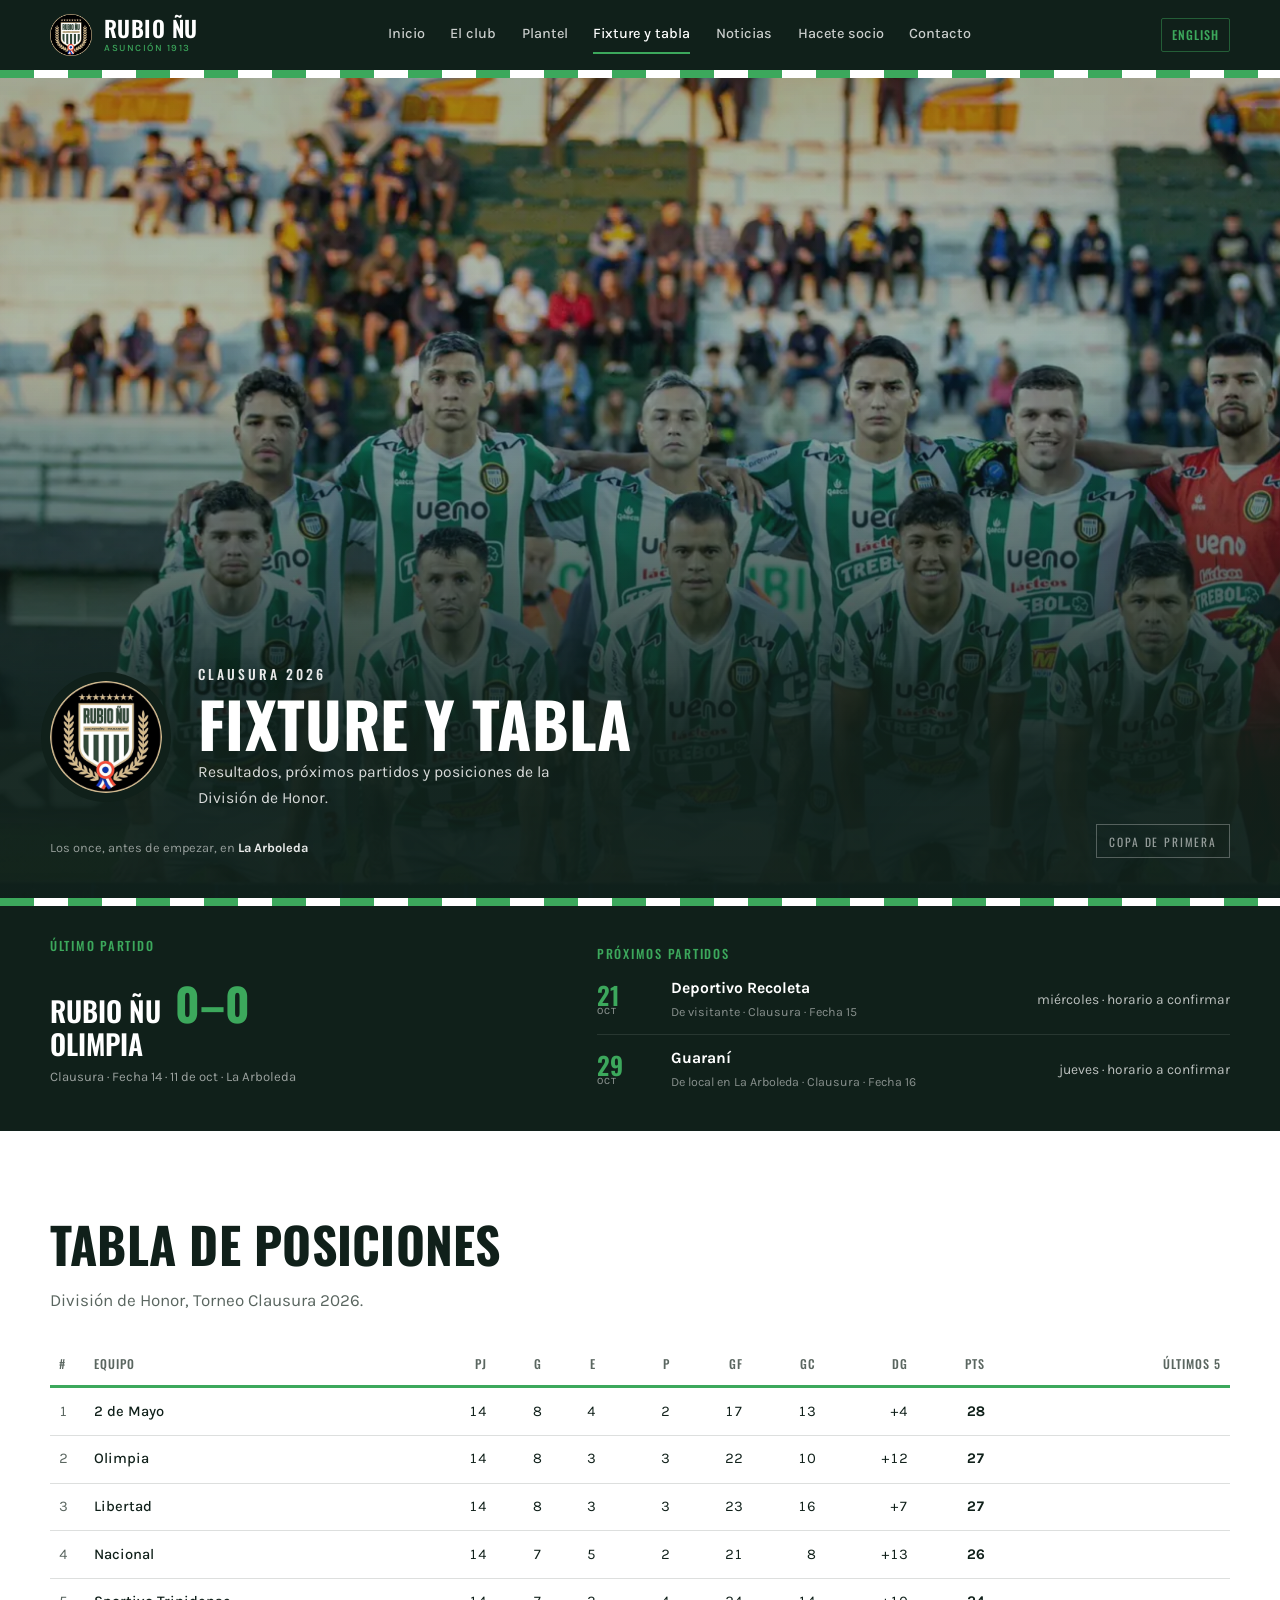
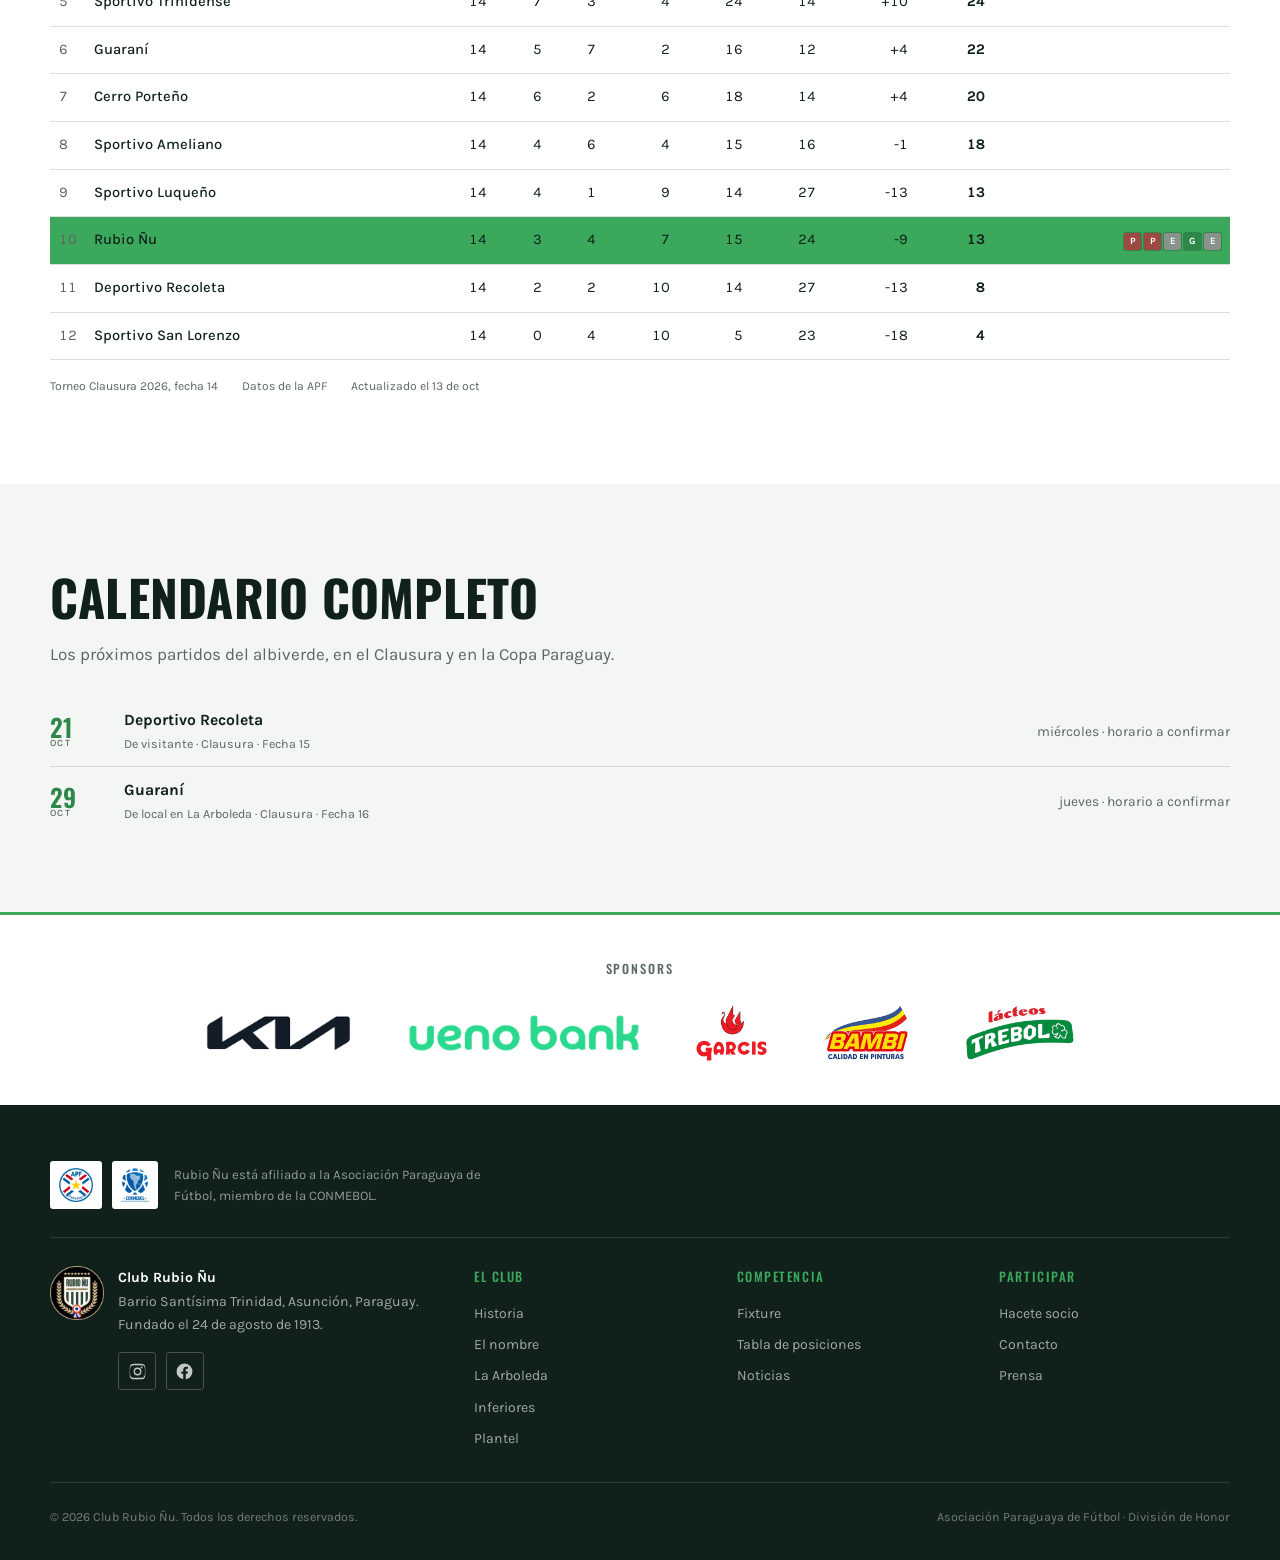
<file: fixture.html>
<!DOCTYPE html>
<html lang="es-PY" data-base="">
<head>
<meta charset="utf-8">
<meta name="viewport" content="width=device-width, initial-scale=1">
<title>Fixture y tabla · Club Rubio Ñu</title>
<meta name="description" content="Fixture, resultados y tabla de posiciones del Club Rubio Ñu.">
<meta name="robots" content="noindex, nofollow">
<link rel="alternate" hreflang="es" href="fixture.html">
<link rel="alternate" hreflang="en" href="en/fixture.html">
<meta property="og:title" content="Fixture y tabla · Club Rubio Ñu">
<meta property="og:description" content="Fixture, resultados y tabla de posiciones del Club Rubio Ñu.">
<meta property="og:type" content="website">
<meta property="og:image" content="assets/img/escudo.png">
<meta name="theme-color" content="#10201A">
<link rel="icon" href="assets/img/favicon.png">
<link rel="preconnect" href="https://fonts.googleapis.com">
<link rel="preconnect" href="https://fonts.gstatic.com" crossorigin>
<link href="https://fonts.googleapis.com/css2?family=Karla:ital,wght@0,400;0,500;0,700;1,400&family=Oswald:wght@500;600;700&display=swap" rel="stylesheet">
<link rel="stylesheet" href="assets/css/main.css">
</head>
<body>
<a class="saltar" href="#contenido">Ir al contenido</a>

<header class="cabecera">
  <div class="marco cabecera-fila">
    <a class="marca" href="index.html">
      <img src="assets/img/escudo.png" alt="">
      <span class="marca-texto">Rubio Ñu
        <small>ASUNCIÓN 1913</small>
      </span>
    </a>
    <div class="cabecera-derecha">
      <a class="idioma" href="en/fixture.html">English</a>
      <button class="menu-boton" aria-expanded="false" aria-controls="menu-principal">Menú</button>
    </div>
    <nav class="menu" id="menu-principal" aria-label="Menú">
        <a href="index.html">Inicio</a>
        <a href="club.html">El club</a>
        <a href="plantel.html">Plantel</a>
        <a href="fixture.html" aria-current="page">Fixture y tabla</a>
        <a href="noticias.html">Noticias</a>
        <a href="socios.html">Hacete socio</a>
        <a href="contacto.html">Contacto</a>
    </nav>
  </div>
</header>
<div class="filete bastones"></div>

<main id="contenido">

<section class="portada-foto portada-interior">
  <div class="fondo" style="background-image:url('assets/img/once-arboleda.webp')"></div>
  <div class="velo"></div>
  <div class="marco">
    <div class="placa">
      <img src="assets/img/escudo.png" alt="">
      <div>
        <p class="placa-kicker">Clausura 2026</p>
        <h1>Fixture y tabla</h1>
        <p class="lema">Resultados, próximos partidos y posiciones de la División de Honor.</p>
      </div>
    </div>
    <div class="pie-foto">
      <span>Los once, antes de empezar, en <b>La Arboleda</b></span>
      <span class="sello">Copa de Primera</span>
    </div>
  </div>
</section>
<div class="filete bastones"></div>

<section class="franja-partido">
  <div class="marco partido-grilla">
    <div data-ultimo><p class="cargando">Cargando resultado…</p></div>
    <div class="divisoria" aria-hidden="true"></div>
    <div data-proximos><p class="cargando">Cargando calendario…</p></div>
  </div>
</section>

<section class="seccion" id="tabla">
  <div class="marco">
    <h2 class="titulo-seccion">Tabla de posiciones</h2>
    <p class="entrada">División de Honor, Torneo Clausura 2026.</p>
    <div data-tabla="completa"><p class="cargando">Cargando tabla…</p></div>
  </div>
</section>

<section class="seccion seccion-gris">
  <div class="marco">
    <h2 class="titulo-seccion">Calendario completo</h2>
    <p class="entrada">Los próximos partidos del albiverde, en el Clausura y en la Copa Paraguay.</p>
    <div data-calendario><p class="cargando">Cargando calendario…</p></div>
  </div>
</section>
<section class="banda-sponsors">
  <div class="marco">
    <p class="rotulo-sponsors">SPONSORS</p>
    <div class="grilla-sponsors">
        <img src="assets/img/sponsors/kia.png" alt="Kia" class="" loading="lazy">
        <img src="assets/img/sponsors/ueno-bank.png" alt="ueno bank" class="" loading="lazy">
        <img src="assets/img/sponsors/garcis.png" alt="Garcis" class="alto" loading="lazy">
        <img src="assets/img/sponsors/bambi.png" alt="Bambi" class="alto" loading="lazy">
        <img src="assets/img/sponsors/lacteos-trebol.png" alt="Lácteos Trébol" class="alto" loading="lazy">
    </div>
  </div>
</section>

</main>

<footer class="pie">
  <div class="marco">
    <div class="instituciones">
      <div class="instituciones-escudos">
        <span><img src="assets/img/instituciones/apf.png" alt="Asociación Paraguaya de Fútbol"></span>
        <span><img src="assets/img/instituciones/conmebol.png" alt="CONMEBOL"></span>
      </div>
      <p>Rubio Ñu está afiliado a la Asociación Paraguaya de Fútbol, miembro de la CONMEBOL.</p>
    </div>
    <div class="pie-grilla">
      <div class="pie-escudo">
        <img src="assets/img/escudo.png" alt="">
        <div>
          <strong style="color:var(--blanco)">Club Rubio Ñu</strong><br>
          Barrio Santísima Trinidad, Asunción, Paraguay.<br>Fundado el 24 de agosto de 1913.
      <div class="redes ">
        <a href="https://www.instagram.com/rubionu.1913/" target="_blank" rel="noopener" aria-label="Instagram"><svg viewBox="0 0 24 24" aria-hidden="true"><path d="M12 2.2c3.2 0 3.6 0 4.9.07 1.2.05 1.8.25 2.2.42.6.22 1 .48 1.4.9.43.42.7.83.9 1.4.18.4.38 1 .43 2.2.06 1.3.07 1.7.07 4.9s0 3.6-.07 4.9c-.05 1.2-.25 1.8-.42 2.2-.22.6-.48 1-.9 1.4-.42.43-.83.7-1.4.9-.4.18-1 .38-2.2.43-1.3.06-1.7.07-4.9.07s-3.6 0-4.9-.07c-1.2-.05-1.8-.25-2.2-.42-.6-.22-1-.48-1.4-.9-.43-.42-.7-.83-.9-1.4-.18-.4-.38-1-.43-2.2C2.2 15.6 2.2 15.2 2.2 12s0-3.6.07-4.9c.05-1.2.25-1.8.42-2.2.22-.6.48-1 .9-1.4.42-.43.83-.7 1.4-.9.4-.18 1-.38 2.2-.43C8.4 2.2 8.8 2.2 12 2.2zm0 1.8c-3.1 0-3.5 0-4.7.07-1.1.05-1.7.24-2.1.4-.5.2-.9.44-1.3.83-.4.4-.63.8-.83 1.3-.16.4-.35 1-.4 2.1C2.6 9.9 2.6 10.3 2.6 12s0 2.1.07 3.3c.05 1.1.24 1.7.4 2.1.2.5.44.9.83 1.3.4.4.8.63 1.3.83.4.16 1 .35 2.1.4 1.2.07 1.6.07 4.7.07s3.5 0 4.7-.07c1.1-.05 1.7-.24 2.1-.4.5-.2.9-.44 1.3-.83.4-.4.63-.8.83-1.3.16-.4.35-1 .4-2.1.07-1.2.07-1.6.07-3.3s0-2.1-.07-3.3c-.05-1.1-.24-1.7-.4-2.1-.2-.5-.44-.9-.83-1.3-.4-.4-.8-.63-1.3-.83-.4-.16-1-.35-2.1-.4C15.5 4 15.1 4 12 4zm0 3.1a4.9 4.9 0 110 9.8 4.9 4.9 0 010-9.8zm0 8.1a3.2 3.2 0 100-6.4 3.2 3.2 0 000 6.4zm6.2-8.3a1.15 1.15 0 11-2.3 0 1.15 1.15 0 012.3 0z"/></svg></a>
        <a href="https://www.facebook.com/clubrubionu" target="_blank" rel="noopener" aria-label="Facebook"><svg viewBox="0 0 24 24" aria-hidden="true"><path d="M22 12a10 10 0 10-11.6 9.9v-7H7.9V12h2.5V9.8c0-2.5 1.5-3.9 3.8-3.9 1.1 0 2.2.2 2.2.2v2.5h-1.3c-1.2 0-1.6.8-1.6 1.6V12h2.8l-.4 2.9h-2.3v7A10 10 0 0022 12z"/></svg></a>
      </div>
        </div>
      </div>
      <div>
        <h4>EL CLUB</h4>
        <ul>
          <li><a href="club.html">Historia</a></li>
          <li><a href="club.html#nombre">El nombre</a></li>
          <li><a href="club.html#estadio">La Arboleda</a></li>
          <li><a href="club.html#inferiores">Inferiores</a></li>
          <li><a href="plantel.html">Plantel</a></li>
        </ul>
      </div>
      <div>
        <h4>COMPETENCIA</h4>
        <ul>
          <li><a href="fixture.html">Fixture</a></li>
          <li><a href="fixture.html#tabla">Tabla de posiciones</a></li>
          <li><a href="noticias.html">Noticias</a></li>
        </ul>
      </div>
      <div>
        <h4>PARTICIPAR</h4>
        <ul>
          <li><a href="socios.html">Hacete socio</a></li>
          <li><a href="contacto.html">Contacto</a></li>
          <li><a href="contacto.html#prensa">Prensa</a></li>
        </ul>
      </div>
    </div>
    <div class="pie-legal">
      <span>© 2026 Club Rubio Ñu. Todos los derechos reservados.</span>
      <span>Asociación Paraguaya de Fútbol · División de Honor</span>
    </div>
  </div>
</footer>

<script src="assets/js/main.js"></script>
</body>
</html>
</file>
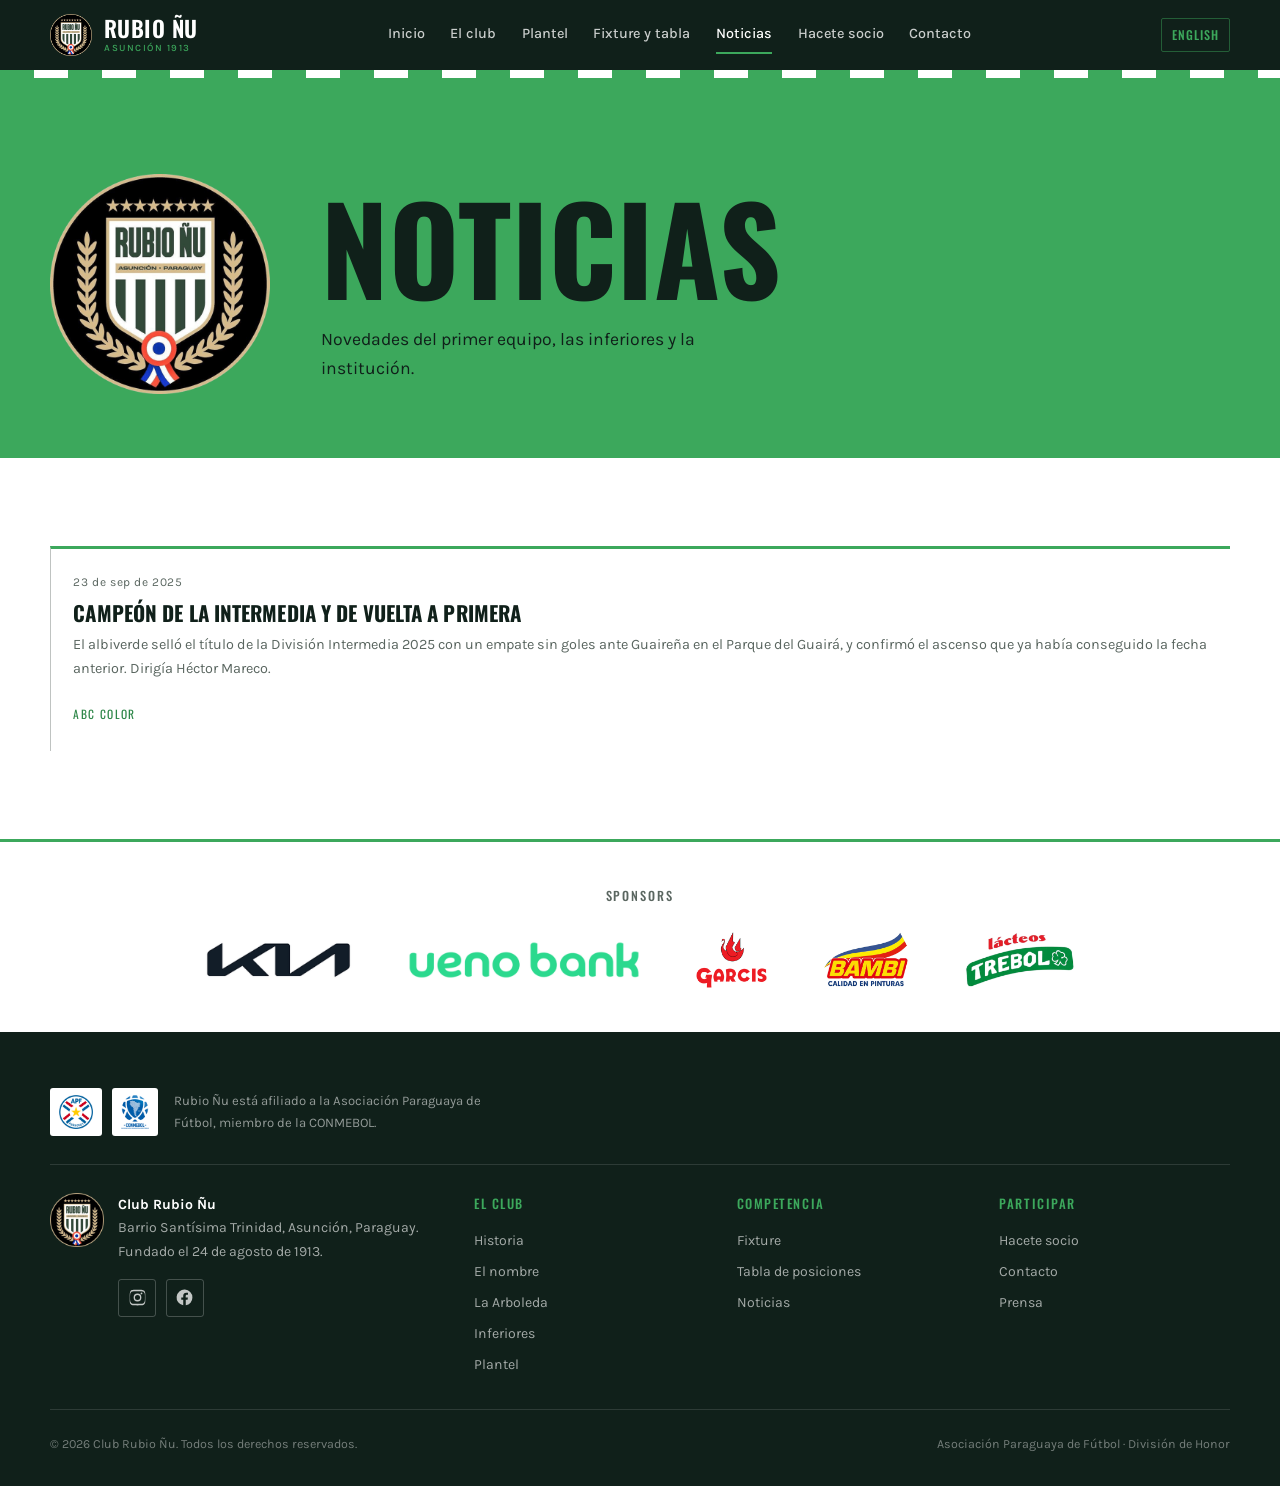
<file: noticias.html>
<!DOCTYPE html>
<html lang="es-PY" data-base="">
<head>
<meta charset="utf-8">
<meta name="viewport" content="width=device-width, initial-scale=1">
<title>Noticias · Club Rubio Ñu</title>
<meta name="description" content="Novedades del Club Rubio Ñu.">
<meta name="robots" content="noindex, nofollow">
<link rel="alternate" hreflang="es" href="noticias.html">
<link rel="alternate" hreflang="en" href="en/noticias.html">
<meta property="og:title" content="Noticias · Club Rubio Ñu">
<meta property="og:description" content="Novedades del Club Rubio Ñu.">
<meta property="og:type" content="website">
<meta property="og:image" content="assets/img/escudo.png">
<meta name="theme-color" content="#10201A">
<link rel="icon" href="assets/img/favicon.png">
<link rel="preconnect" href="https://fonts.googleapis.com">
<link rel="preconnect" href="https://fonts.gstatic.com" crossorigin>
<link href="https://fonts.googleapis.com/css2?family=Karla:ital,wght@0,400;0,500;0,700;1,400&family=Oswald:wght@500;600;700&display=swap" rel="stylesheet">
<link rel="stylesheet" href="assets/css/main.css">
</head>
<body>
<a class="saltar" href="#contenido">Ir al contenido</a>

<header class="cabecera">
  <div class="marco cabecera-fila">
    <a class="marca" href="index.html">
      <img src="assets/img/escudo.png" alt="">
      <span class="marca-texto">Rubio Ñu
        <small>ASUNCIÓN 1913</small>
      </span>
    </a>
    <div class="cabecera-derecha">
      <a class="idioma" href="en/noticias.html">English</a>
      <button class="menu-boton" aria-expanded="false" aria-controls="menu-principal">Menú</button>
    </div>
    <nav class="menu" id="menu-principal" aria-label="Menú">
        <a href="index.html">Inicio</a>
        <a href="club.html">El club</a>
        <a href="plantel.html">Plantel</a>
        <a href="fixture.html">Fixture y tabla</a>
        <a href="noticias.html" aria-current="page">Noticias</a>
        <a href="socios.html">Hacete socio</a>
        <a href="contacto.html">Contacto</a>
    </nav>
  </div>
</header>
<div class="filete bastones"></div>

<main id="contenido">

<section class="portada">
  <div class="marco portada-contenido">
    <img class="portada-escudo" src="assets/img/escudo.png" alt="">
    <div>
      <h1>Noticias</h1>
      <p class="portada-bajada">Novedades del primer equipo, las inferiores y la institución.</p>
    </div>
  </div>
</section>

<section class="seccion">
  <div class="marco">
    <div data-noticias><p class="cargando">Cargando noticias…</p></div>
  </div>
</section>
<section class="banda-sponsors">
  <div class="marco">
    <p class="rotulo-sponsors">SPONSORS</p>
    <div class="grilla-sponsors">
        <img src="assets/img/sponsors/kia.png" alt="Kia" class="" loading="lazy">
        <img src="assets/img/sponsors/ueno-bank.png" alt="ueno bank" class="" loading="lazy">
        <img src="assets/img/sponsors/garcis.png" alt="Garcis" class="alto" loading="lazy">
        <img src="assets/img/sponsors/bambi.png" alt="Bambi" class="alto" loading="lazy">
        <img src="assets/img/sponsors/lacteos-trebol.png" alt="Lácteos Trébol" class="alto" loading="lazy">
    </div>
  </div>
</section>

</main>

<footer class="pie">
  <div class="marco">
    <div class="instituciones">
      <div class="instituciones-escudos">
        <span><img src="assets/img/instituciones/apf.png" alt="Asociación Paraguaya de Fútbol"></span>
        <span><img src="assets/img/instituciones/conmebol.png" alt="CONMEBOL"></span>
      </div>
      <p>Rubio Ñu está afiliado a la Asociación Paraguaya de Fútbol, miembro de la CONMEBOL.</p>
    </div>
    <div class="pie-grilla">
      <div class="pie-escudo">
        <img src="assets/img/escudo.png" alt="">
        <div>
          <strong style="color:var(--blanco)">Club Rubio Ñu</strong><br>
          Barrio Santísima Trinidad, Asunción, Paraguay.<br>Fundado el 24 de agosto de 1913.
      <div class="redes ">
        <a href="https://www.instagram.com/rubionu.1913/" target="_blank" rel="noopener" aria-label="Instagram"><svg viewBox="0 0 24 24" aria-hidden="true"><path d="M12 2.2c3.2 0 3.6 0 4.9.07 1.2.05 1.8.25 2.2.42.6.22 1 .48 1.4.9.43.42.7.83.9 1.4.18.4.38 1 .43 2.2.06 1.3.07 1.7.07 4.9s0 3.6-.07 4.9c-.05 1.2-.25 1.8-.42 2.2-.22.6-.48 1-.9 1.4-.42.43-.83.7-1.4.9-.4.18-1 .38-2.2.43-1.3.06-1.7.07-4.9.07s-3.6 0-4.9-.07c-1.2-.05-1.8-.25-2.2-.42-.6-.22-1-.48-1.4-.9-.43-.42-.7-.83-.9-1.4-.18-.4-.38-1-.43-2.2C2.2 15.6 2.2 15.2 2.2 12s0-3.6.07-4.9c.05-1.2.25-1.8.42-2.2.22-.6.48-1 .9-1.4.42-.43.83-.7 1.4-.9.4-.18 1-.38 2.2-.43C8.4 2.2 8.8 2.2 12 2.2zm0 1.8c-3.1 0-3.5 0-4.7.07-1.1.05-1.7.24-2.1.4-.5.2-.9.44-1.3.83-.4.4-.63.8-.83 1.3-.16.4-.35 1-.4 2.1C2.6 9.9 2.6 10.3 2.6 12s0 2.1.07 3.3c.05 1.1.24 1.7.4 2.1.2.5.44.9.83 1.3.4.4.8.63 1.3.83.4.16 1 .35 2.1.4 1.2.07 1.6.07 4.7.07s3.5 0 4.7-.07c1.1-.05 1.7-.24 2.1-.4.5-.2.9-.44 1.3-.83.4-.4.63-.8.83-1.3.16-.4.35-1 .4-2.1.07-1.2.07-1.6.07-3.3s0-2.1-.07-3.3c-.05-1.1-.24-1.7-.4-2.1-.2-.5-.44-.9-.83-1.3-.4-.4-.8-.63-1.3-.83-.4-.16-1-.35-2.1-.4C15.5 4 15.1 4 12 4zm0 3.1a4.9 4.9 0 110 9.8 4.9 4.9 0 010-9.8zm0 8.1a3.2 3.2 0 100-6.4 3.2 3.2 0 000 6.4zm6.2-8.3a1.15 1.15 0 11-2.3 0 1.15 1.15 0 012.3 0z"/></svg></a>
        <a href="https://www.facebook.com/clubrubionu" target="_blank" rel="noopener" aria-label="Facebook"><svg viewBox="0 0 24 24" aria-hidden="true"><path d="M22 12a10 10 0 10-11.6 9.9v-7H7.9V12h2.5V9.8c0-2.5 1.5-3.9 3.8-3.9 1.1 0 2.2.2 2.2.2v2.5h-1.3c-1.2 0-1.6.8-1.6 1.6V12h2.8l-.4 2.9h-2.3v7A10 10 0 0022 12z"/></svg></a>
      </div>
        </div>
      </div>
      <div>
        <h4>EL CLUB</h4>
        <ul>
          <li><a href="club.html">Historia</a></li>
          <li><a href="club.html#nombre">El nombre</a></li>
          <li><a href="club.html#estadio">La Arboleda</a></li>
          <li><a href="club.html#inferiores">Inferiores</a></li>
          <li><a href="plantel.html">Plantel</a></li>
        </ul>
      </div>
      <div>
        <h4>COMPETENCIA</h4>
        <ul>
          <li><a href="fixture.html">Fixture</a></li>
          <li><a href="fixture.html#tabla">Tabla de posiciones</a></li>
          <li><a href="noticias.html">Noticias</a></li>
        </ul>
      </div>
      <div>
        <h4>PARTICIPAR</h4>
        <ul>
          <li><a href="socios.html">Hacete socio</a></li>
          <li><a href="contacto.html">Contacto</a></li>
          <li><a href="contacto.html#prensa">Prensa</a></li>
        </ul>
      </div>
    </div>
    <div class="pie-legal">
      <span>© 2026 Club Rubio Ñu. Todos los derechos reservados.</span>
      <span>Asociación Paraguaya de Fútbol · División de Honor</span>
    </div>
  </div>
</footer>

<script src="assets/js/main.js"></script>
</body>
</html>
</file>
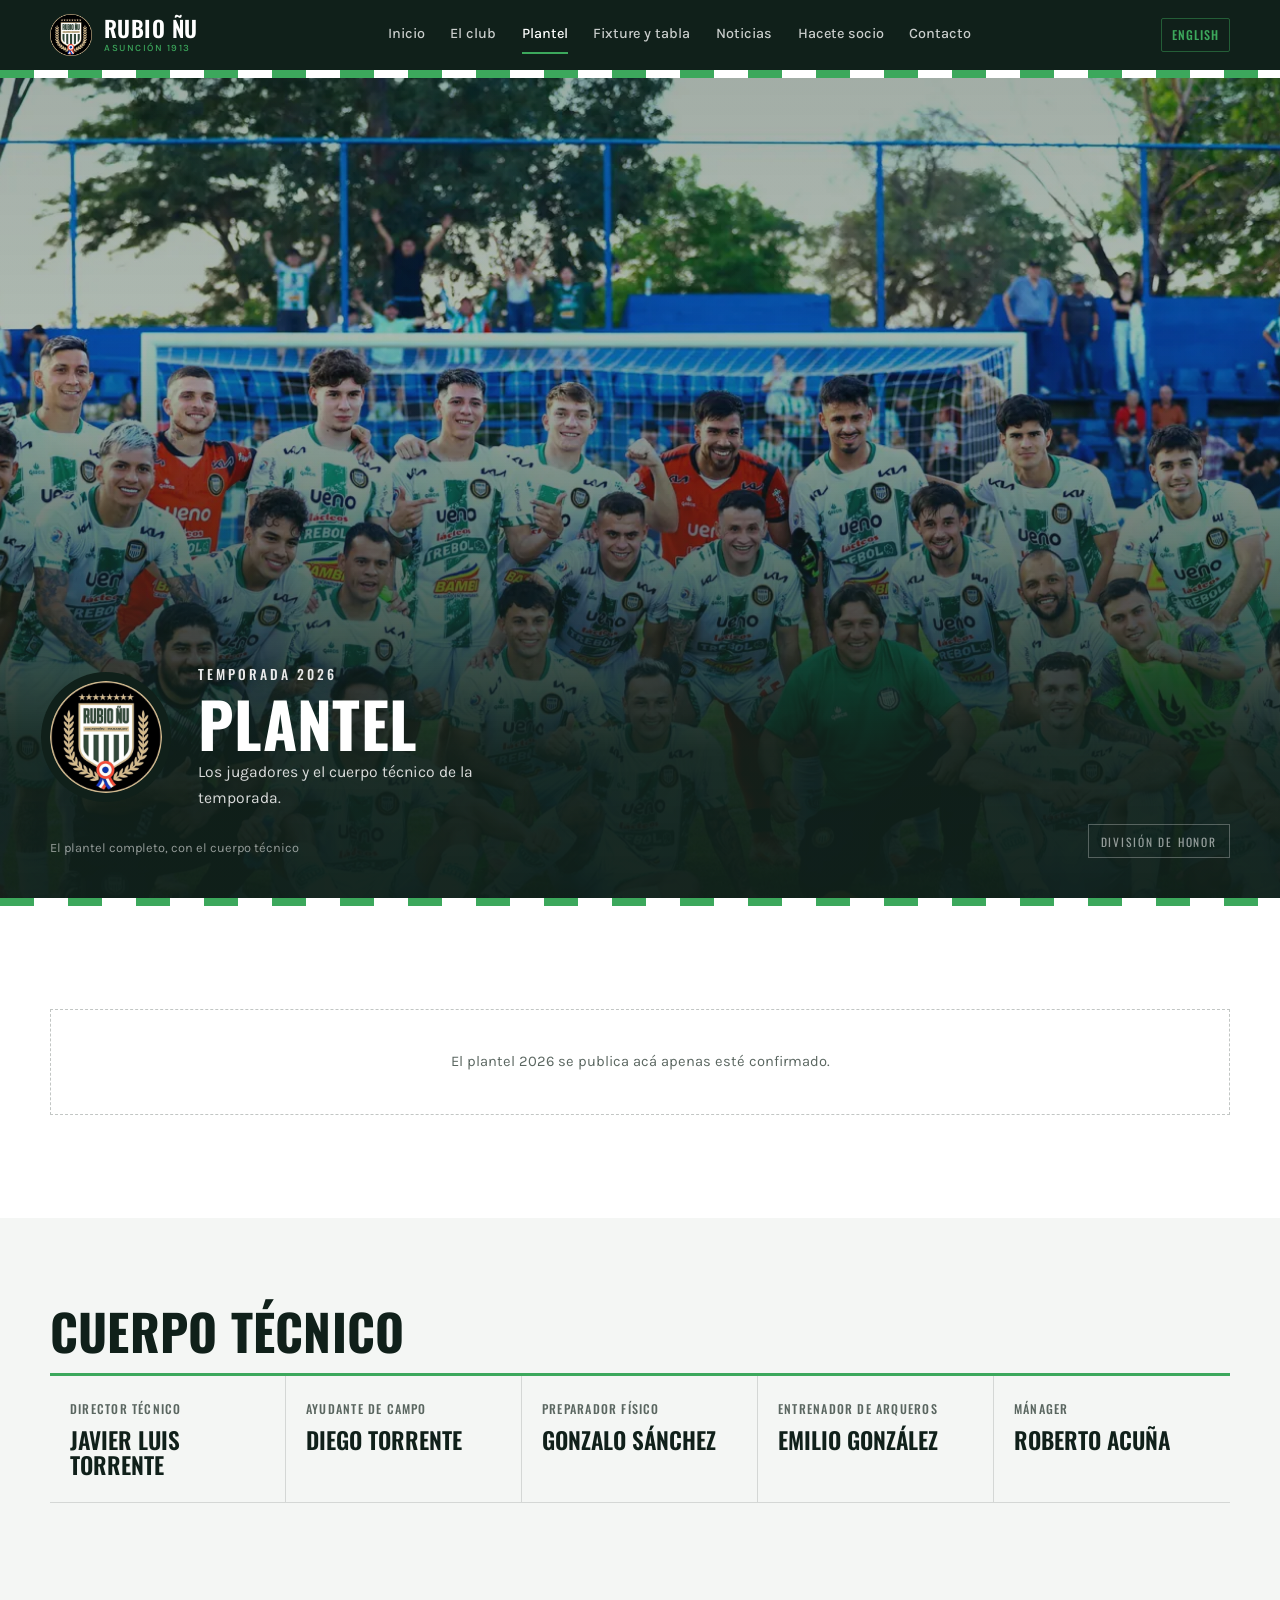
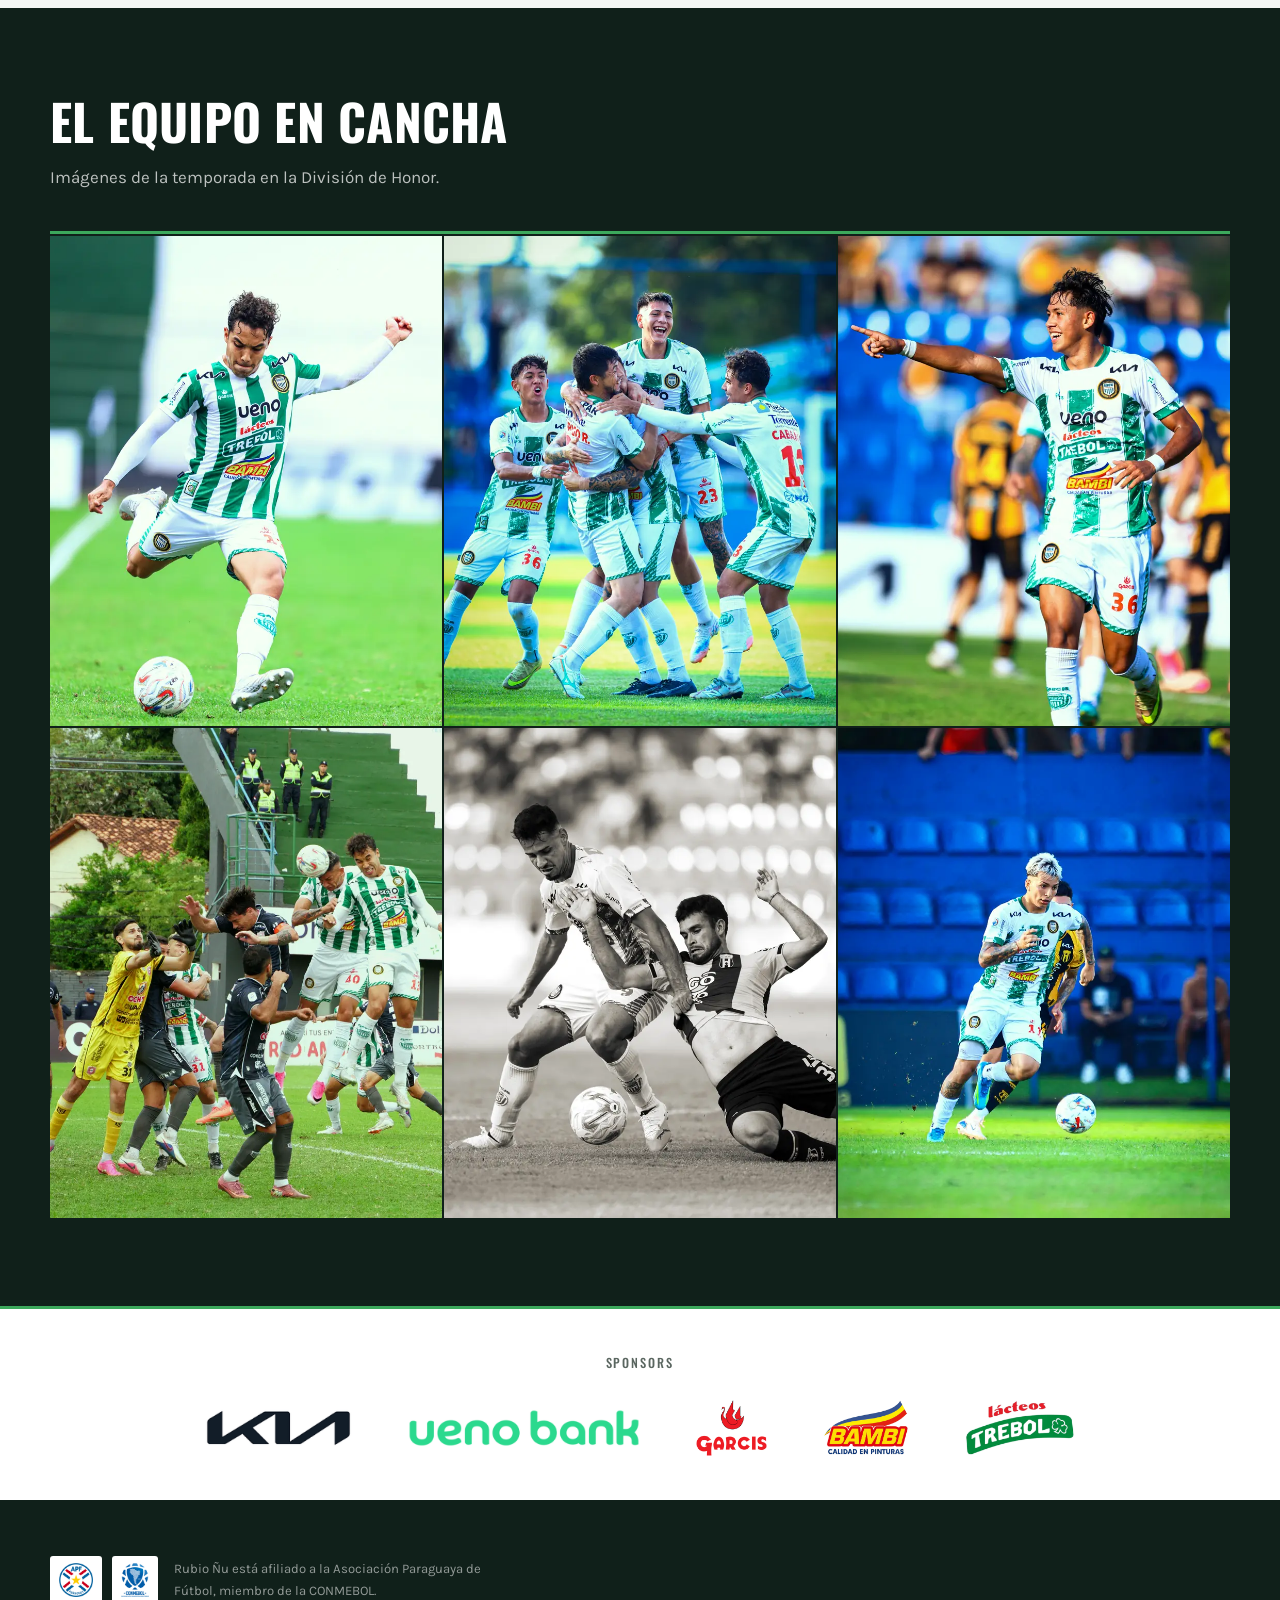
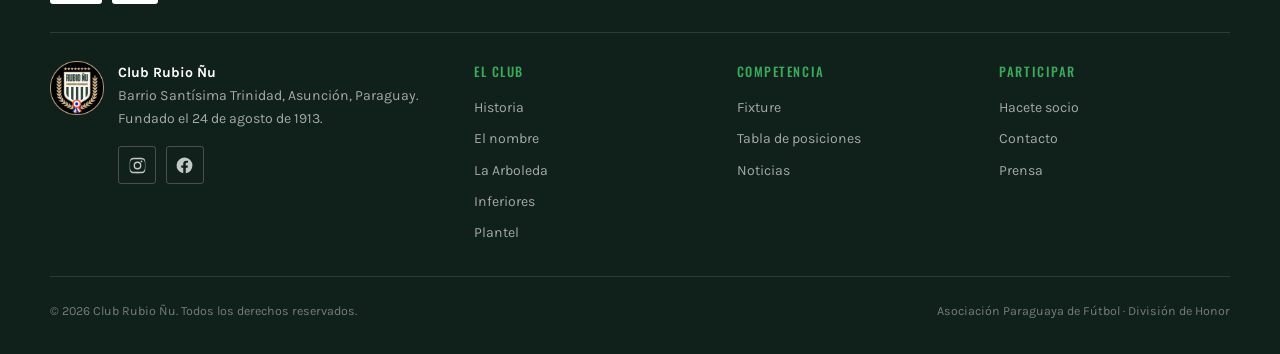
<file: plantel.html>
<!DOCTYPE html>
<html lang="es-PY" data-base="">
<head>
<meta charset="utf-8">
<meta name="viewport" content="width=device-width, initial-scale=1">
<title>Plantel · Club Rubio Ñu</title>
<meta name="description" content="Plantel y cuerpo técnico del Club Rubio Ñu, temporada 2026.">
<meta name="robots" content="noindex, nofollow">
<link rel="alternate" hreflang="es" href="plantel.html">
<link rel="alternate" hreflang="en" href="en/plantel.html">
<meta property="og:title" content="Plantel · Club Rubio Ñu">
<meta property="og:description" content="Plantel y cuerpo técnico del Club Rubio Ñu, temporada 2026.">
<meta property="og:type" content="website">
<meta property="og:image" content="assets/img/escudo.png">
<meta name="theme-color" content="#10201A">
<link rel="icon" href="assets/img/favicon.png">
<link rel="preconnect" href="https://fonts.googleapis.com">
<link rel="preconnect" href="https://fonts.gstatic.com" crossorigin>
<link href="https://fonts.googleapis.com/css2?family=Karla:ital,wght@0,400;0,500;0,700;1,400&family=Oswald:wght@500;600;700&display=swap" rel="stylesheet">
<link rel="stylesheet" href="assets/css/main.css">
</head>
<body>
<a class="saltar" href="#contenido">Ir al contenido</a>

<header class="cabecera">
  <div class="marco cabecera-fila">
    <a class="marca" href="index.html">
      <img src="assets/img/escudo.png" alt="">
      <span class="marca-texto">Rubio Ñu
        <small>ASUNCIÓN 1913</small>
      </span>
    </a>
    <div class="cabecera-derecha">
      <a class="idioma" href="en/plantel.html">English</a>
      <button class="menu-boton" aria-expanded="false" aria-controls="menu-principal">Menú</button>
    </div>
    <nav class="menu" id="menu-principal" aria-label="Menú">
        <a href="index.html">Inicio</a>
        <a href="club.html">El club</a>
        <a href="plantel.html" aria-current="page">Plantel</a>
        <a href="fixture.html">Fixture y tabla</a>
        <a href="noticias.html">Noticias</a>
        <a href="socios.html">Hacete socio</a>
        <a href="contacto.html">Contacto</a>
    </nav>
  </div>
</header>
<div class="filete bastones"></div>

<main id="contenido">

<section class="portada-foto portada-interior">
  <div class="fondo" style="background-image:url('assets/img/plantel-2026.webp')"></div>
  <div class="velo"></div>
  <div class="marco">
    <div class="placa">
      <img src="assets/img/escudo.png" alt="">
      <div>
        <p class="placa-kicker">Temporada 2026</p>
        <h1>Plantel</h1>
        <p class="lema">Los jugadores y el cuerpo técnico de la temporada.</p>
      </div>
    </div>
    <div class="pie-foto">
      <span>El plantel completo, con el cuerpo técnico</span>
      <span class="sello">División de Honor</span>
    </div>
  </div>
</section>
<div class="filete bastones"></div>

<section class="seccion">
  <div class="marco">
    <div data-plantel><p class="cargando">Cargando plantel…</p></div>
  </div>
</section>

<section class="seccion seccion-gris">
  <div class="marco">
    <h2 class="titulo-seccion">Cuerpo técnico</h2>
    <div data-cuerpo-tecnico><p class="cargando">Cargando…</p></div>
  </div>
</section>

<section class="seccion seccion-tinta textura-diagonal">
  <div class="marco">
    <h2 class="titulo-seccion">El equipo en cancha</h2>
    <p class="entrada">Imágenes de la temporada en la División de Honor.</p>
    <div class="galeria-accion">
      <img src="assets/img/accion-remate.webp" alt="Jugador de Rubio Ñu por rematar al arco" loading="lazy" width="760" height="950">
      <img src="assets/img/accion-festejo.webp" alt="Jugadores de Rubio Ñu abrazados festejando un gol" loading="lazy" width="760" height="950">
      <img src="assets/img/accion-grito.webp" alt="Jugador de Rubio Ñu celebrando y señalando hacia la tribuna" loading="lazy" width="760" height="950">
      <img src="assets/img/accion-cabezazo.webp" alt="Disputa aérea dentro del área en La Arboleda" loading="lazy" width="760" height="950">
      <img src="assets/img/accion-duelo.webp" alt="Duelo por la pelota, en blanco y negro" loading="lazy" width="760" height="950">
      <img src="assets/img/accion-conduccion.webp" alt="Jugador de Rubio Ñu conduciendo la pelota" loading="lazy" width="760" height="950">
    </div>
  </div>
</section>
<section class="banda-sponsors">
  <div class="marco">
    <p class="rotulo-sponsors">SPONSORS</p>
    <div class="grilla-sponsors">
        <img src="assets/img/sponsors/kia.png" alt="Kia" class="" loading="lazy">
        <img src="assets/img/sponsors/ueno-bank.png" alt="ueno bank" class="" loading="lazy">
        <img src="assets/img/sponsors/garcis.png" alt="Garcis" class="alto" loading="lazy">
        <img src="assets/img/sponsors/bambi.png" alt="Bambi" class="alto" loading="lazy">
        <img src="assets/img/sponsors/lacteos-trebol.png" alt="Lácteos Trébol" class="alto" loading="lazy">
    </div>
  </div>
</section>

</main>

<footer class="pie">
  <div class="marco">
    <div class="instituciones">
      <div class="instituciones-escudos">
        <span><img src="assets/img/instituciones/apf.png" alt="Asociación Paraguaya de Fútbol"></span>
        <span><img src="assets/img/instituciones/conmebol.png" alt="CONMEBOL"></span>
      </div>
      <p>Rubio Ñu está afiliado a la Asociación Paraguaya de Fútbol, miembro de la CONMEBOL.</p>
    </div>
    <div class="pie-grilla">
      <div class="pie-escudo">
        <img src="assets/img/escudo.png" alt="">
        <div>
          <strong style="color:var(--blanco)">Club Rubio Ñu</strong><br>
          Barrio Santísima Trinidad, Asunción, Paraguay.<br>Fundado el 24 de agosto de 1913.
      <div class="redes ">
        <a href="https://www.instagram.com/rubionu.1913/" target="_blank" rel="noopener" aria-label="Instagram"><svg viewBox="0 0 24 24" aria-hidden="true"><path d="M12 2.2c3.2 0 3.6 0 4.9.07 1.2.05 1.8.25 2.2.42.6.22 1 .48 1.4.9.43.42.7.83.9 1.4.18.4.38 1 .43 2.2.06 1.3.07 1.7.07 4.9s0 3.6-.07 4.9c-.05 1.2-.25 1.8-.42 2.2-.22.6-.48 1-.9 1.4-.42.43-.83.7-1.4.9-.4.18-1 .38-2.2.43-1.3.06-1.7.07-4.9.07s-3.6 0-4.9-.07c-1.2-.05-1.8-.25-2.2-.42-.6-.22-1-.48-1.4-.9-.43-.42-.7-.83-.9-1.4-.18-.4-.38-1-.43-2.2C2.2 15.6 2.2 15.2 2.2 12s0-3.6.07-4.9c.05-1.2.25-1.8.42-2.2.22-.6.48-1 .9-1.4.42-.43.83-.7 1.4-.9.4-.18 1-.38 2.2-.43C8.4 2.2 8.8 2.2 12 2.2zm0 1.8c-3.1 0-3.5 0-4.7.07-1.1.05-1.7.24-2.1.4-.5.2-.9.44-1.3.83-.4.4-.63.8-.83 1.3-.16.4-.35 1-.4 2.1C2.6 9.9 2.6 10.3 2.6 12s0 2.1.07 3.3c.05 1.1.24 1.7.4 2.1.2.5.44.9.83 1.3.4.4.8.63 1.3.83.4.16 1 .35 2.1.4 1.2.07 1.6.07 4.7.07s3.5 0 4.7-.07c1.1-.05 1.7-.24 2.1-.4.5-.2.9-.44 1.3-.83.4-.4.63-.8.83-1.3.16-.4.35-1 .4-2.1.07-1.2.07-1.6.07-3.3s0-2.1-.07-3.3c-.05-1.1-.24-1.7-.4-2.1-.2-.5-.44-.9-.83-1.3-.4-.4-.8-.63-1.3-.83-.4-.16-1-.35-2.1-.4C15.5 4 15.1 4 12 4zm0 3.1a4.9 4.9 0 110 9.8 4.9 4.9 0 010-9.8zm0 8.1a3.2 3.2 0 100-6.4 3.2 3.2 0 000 6.4zm6.2-8.3a1.15 1.15 0 11-2.3 0 1.15 1.15 0 012.3 0z"/></svg></a>
        <a href="https://www.facebook.com/clubrubionu" target="_blank" rel="noopener" aria-label="Facebook"><svg viewBox="0 0 24 24" aria-hidden="true"><path d="M22 12a10 10 0 10-11.6 9.9v-7H7.9V12h2.5V9.8c0-2.5 1.5-3.9 3.8-3.9 1.1 0 2.2.2 2.2.2v2.5h-1.3c-1.2 0-1.6.8-1.6 1.6V12h2.8l-.4 2.9h-2.3v7A10 10 0 0022 12z"/></svg></a>
      </div>
        </div>
      </div>
      <div>
        <h4>EL CLUB</h4>
        <ul>
          <li><a href="club.html">Historia</a></li>
          <li><a href="club.html#nombre">El nombre</a></li>
          <li><a href="club.html#estadio">La Arboleda</a></li>
          <li><a href="club.html#inferiores">Inferiores</a></li>
          <li><a href="plantel.html">Plantel</a></li>
        </ul>
      </div>
      <div>
        <h4>COMPETENCIA</h4>
        <ul>
          <li><a href="fixture.html">Fixture</a></li>
          <li><a href="fixture.html#tabla">Tabla de posiciones</a></li>
          <li><a href="noticias.html">Noticias</a></li>
        </ul>
      </div>
      <div>
        <h4>PARTICIPAR</h4>
        <ul>
          <li><a href="socios.html">Hacete socio</a></li>
          <li><a href="contacto.html">Contacto</a></li>
          <li><a href="contacto.html#prensa">Prensa</a></li>
        </ul>
      </div>
    </div>
    <div class="pie-legal">
      <span>© 2026 Club Rubio Ñu. Todos los derechos reservados.</span>
      <span>Asociación Paraguaya de Fútbol · División de Honor</span>
    </div>
  </div>
</footer>

<script src="assets/js/main.js"></script>
</body>
</html>
</file>
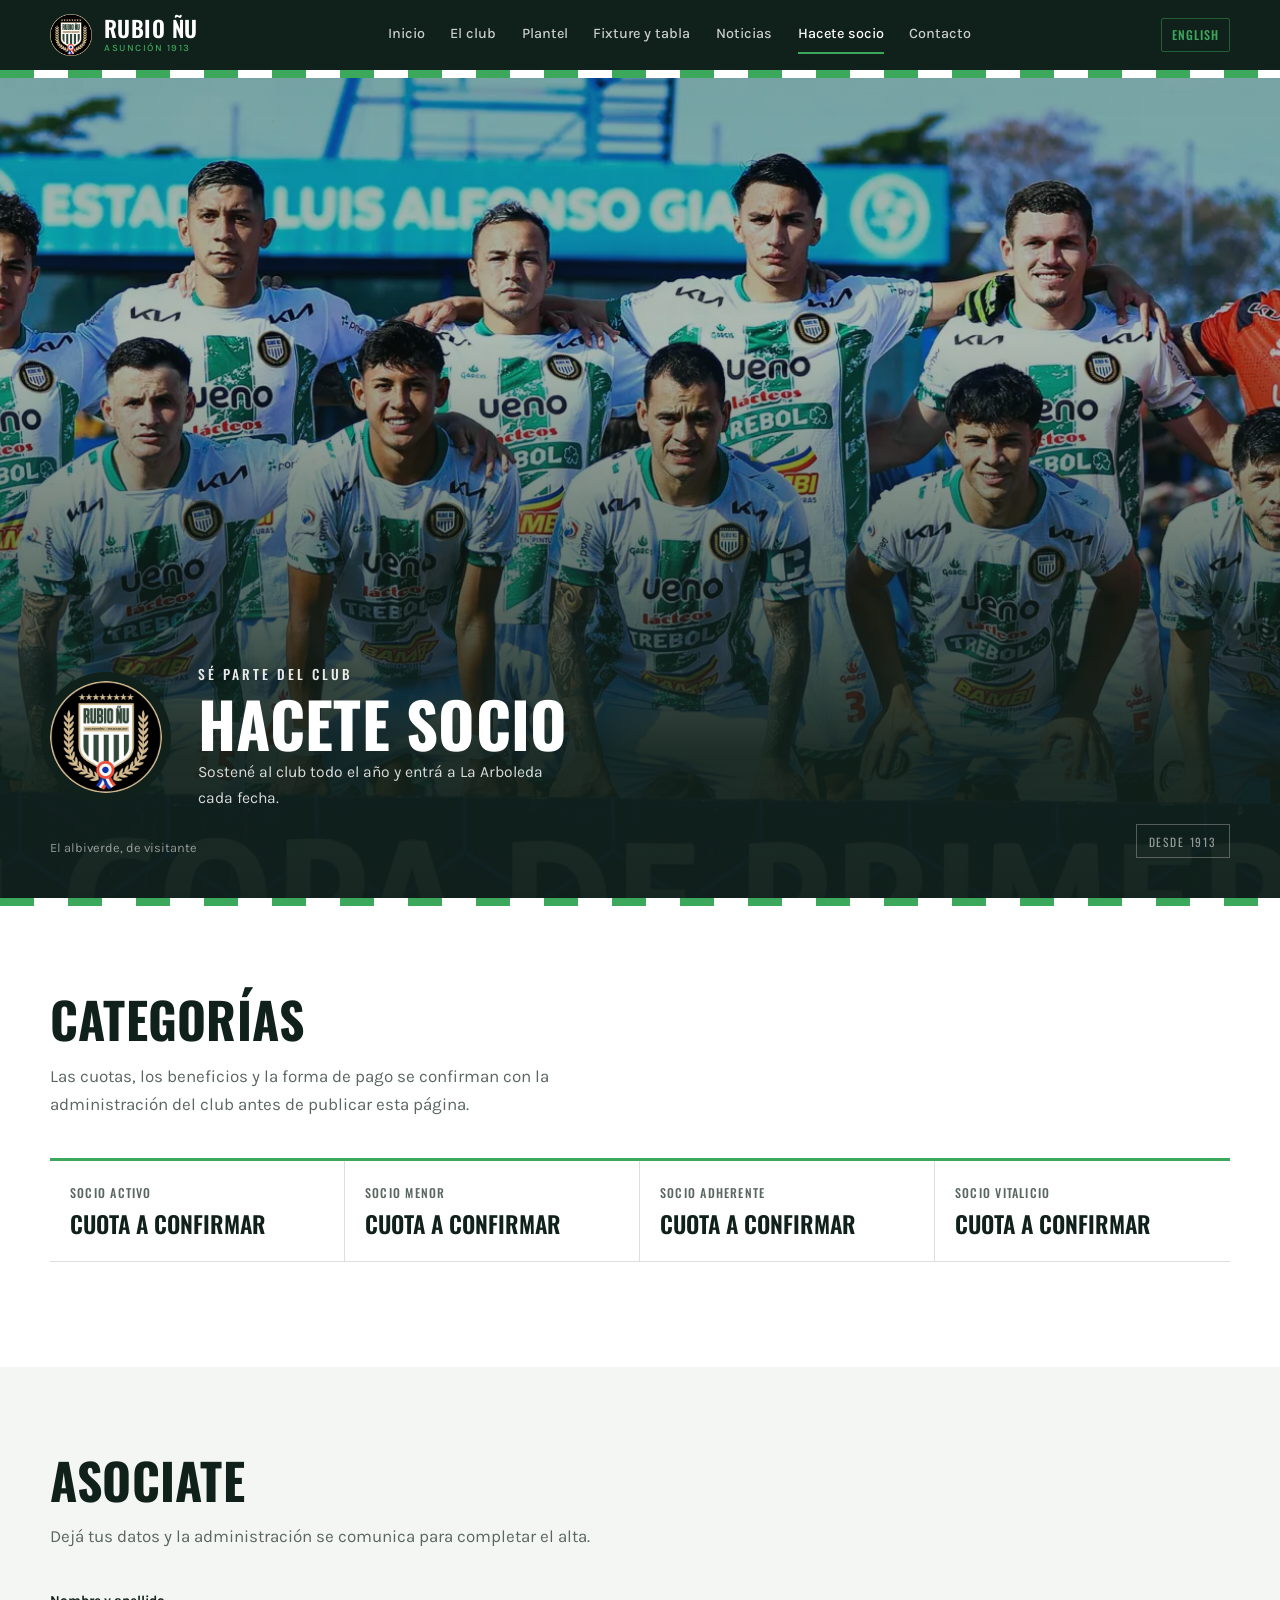
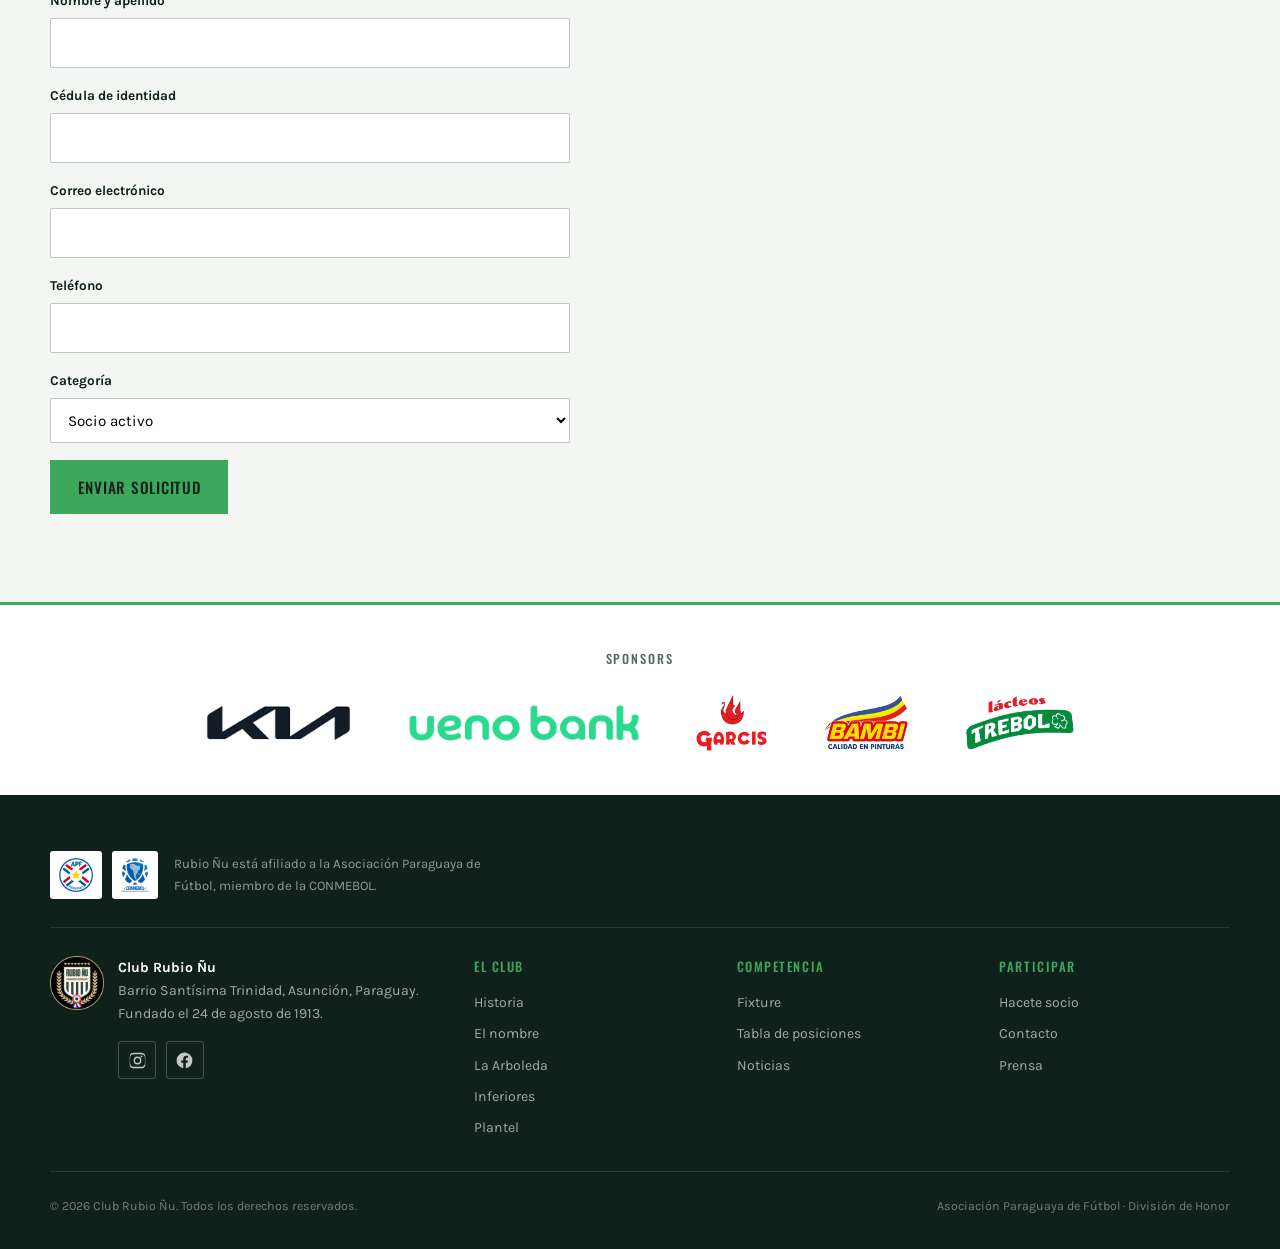
<file: socios.html>
<!DOCTYPE html>
<html lang="es-PY" data-base="">
<head>
<meta charset="utf-8">
<meta name="viewport" content="width=device-width, initial-scale=1">
<title>Hacete socio · Club Rubio Ñu</title>
<meta name="description" content="Categorías de socio y alta en el Club Rubio Ñu.">
<meta name="robots" content="noindex, nofollow">
<link rel="alternate" hreflang="es" href="socios.html">
<link rel="alternate" hreflang="en" href="en/socios.html">
<meta property="og:title" content="Hacete socio · Club Rubio Ñu">
<meta property="og:description" content="Categorías de socio y alta en el Club Rubio Ñu.">
<meta property="og:type" content="website">
<meta property="og:image" content="assets/img/escudo.png">
<meta name="theme-color" content="#10201A">
<link rel="icon" href="assets/img/favicon.png">
<link rel="preconnect" href="https://fonts.googleapis.com">
<link rel="preconnect" href="https://fonts.gstatic.com" crossorigin>
<link href="https://fonts.googleapis.com/css2?family=Karla:ital,wght@0,400;0,500;0,700;1,400&family=Oswald:wght@500;600;700&display=swap" rel="stylesheet">
<link rel="stylesheet" href="assets/css/main.css">
</head>
<body>
<a class="saltar" href="#contenido">Ir al contenido</a>

<header class="cabecera">
  <div class="marco cabecera-fila">
    <a class="marca" href="index.html">
      <img src="assets/img/escudo.png" alt="">
      <span class="marca-texto">Rubio Ñu
        <small>ASUNCIÓN 1913</small>
      </span>
    </a>
    <div class="cabecera-derecha">
      <a class="idioma" href="en/socios.html">English</a>
      <button class="menu-boton" aria-expanded="false" aria-controls="menu-principal">Menú</button>
    </div>
    <nav class="menu" id="menu-principal" aria-label="Menú">
        <a href="index.html">Inicio</a>
        <a href="club.html">El club</a>
        <a href="plantel.html">Plantel</a>
        <a href="fixture.html">Fixture y tabla</a>
        <a href="noticias.html">Noticias</a>
        <a href="socios.html" aria-current="page">Hacete socio</a>
        <a href="contacto.html">Contacto</a>
    </nav>
  </div>
</header>
<div class="filete bastones"></div>

<main id="contenido">

<section class="portada-foto portada-interior">
  <div class="fondo" style="background-image:url('assets/img/equipo-visitante.webp')"></div>
  <div class="velo"></div>
  <div class="marco">
    <div class="placa">
      <img src="assets/img/escudo.png" alt="">
      <div>
        <p class="placa-kicker">Sé parte del club</p>
        <h1>Hacete socio</h1>
        <p class="lema">Sostené al club todo el año y entrá a La Arboleda cada fecha.</p>
      </div>
    </div>
    <div class="pie-foto">
      <span>El albiverde, de visitante</span>
      <span class="sello">Desde 1913</span>
    </div>
  </div>
</section>
<div class="filete bastones"></div>

<section class="seccion">
  <div class="marco">
    <h2 class="titulo-seccion">Categorías</h2>
    <p class="entrada">Las cuotas, los beneficios y la forma de pago se confirman con la
    administración del club antes de publicar esta página.</p>
    <dl class="datos-grilla">
      <div class="dato"><dt>Socio activo</dt><dd>Cuota a confirmar</dd></div>
      <div class="dato"><dt>Socio menor</dt><dd>Cuota a confirmar</dd></div>
      <div class="dato"><dt>Socio adherente</dt><dd>Cuota a confirmar</dd></div>
      <div class="dato"><dt>Socio vitalicio</dt><dd>Cuota a confirmar</dd></div>
    </dl>
  </div>
</section>

<section class="seccion seccion-gris">
  <div class="marco">
    <h2 class="titulo-seccion">Asociate</h2>
    <p class="entrada">Dejá tus datos y la administración se comunica para completar el alta.</p>
    <form class="formulario" method="post" action="#">
      <div class="campo">
        <label for="s-nombre">Nombre y apellido</label>
        <input id="s-nombre" name="nombre" type="text" required>
      </div>
      <div class="campo">
        <label for="s-ci">Cédula de identidad</label>
        <input id="s-ci" name="ci" type="text" required>
      </div>
      <div class="campo">
        <label for="s-mail">Correo electrónico</label>
        <input id="s-mail" name="email" type="email" required>
      </div>
      <div class="campo">
        <label for="s-tel">Teléfono</label>
        <input id="s-tel" name="telefono" type="tel">
      </div>
      <div class="campo">
        <label for="s-cat">Categoría</label>
        <select id="s-cat" name="categoria">
          <option>Socio activo</option>
          <option>Socio menor</option>
          <option>Socio adherente</option>
          <option>Socio vitalicio</option>
        </select>
      </div>
      <div><button class="boton" type="submit">Enviar solicitud</button></div>
    </form>
  </div>
</section>
<section class="banda-sponsors">
  <div class="marco">
    <p class="rotulo-sponsors">SPONSORS</p>
    <div class="grilla-sponsors">
        <img src="assets/img/sponsors/kia.png" alt="Kia" class="" loading="lazy">
        <img src="assets/img/sponsors/ueno-bank.png" alt="ueno bank" class="" loading="lazy">
        <img src="assets/img/sponsors/garcis.png" alt="Garcis" class="alto" loading="lazy">
        <img src="assets/img/sponsors/bambi.png" alt="Bambi" class="alto" loading="lazy">
        <img src="assets/img/sponsors/lacteos-trebol.png" alt="Lácteos Trébol" class="alto" loading="lazy">
    </div>
  </div>
</section>

</main>

<footer class="pie">
  <div class="marco">
    <div class="instituciones">
      <div class="instituciones-escudos">
        <span><img src="assets/img/instituciones/apf.png" alt="Asociación Paraguaya de Fútbol"></span>
        <span><img src="assets/img/instituciones/conmebol.png" alt="CONMEBOL"></span>
      </div>
      <p>Rubio Ñu está afiliado a la Asociación Paraguaya de Fútbol, miembro de la CONMEBOL.</p>
    </div>
    <div class="pie-grilla">
      <div class="pie-escudo">
        <img src="assets/img/escudo.png" alt="">
        <div>
          <strong style="color:var(--blanco)">Club Rubio Ñu</strong><br>
          Barrio Santísima Trinidad, Asunción, Paraguay.<br>Fundado el 24 de agosto de 1913.
      <div class="redes ">
        <a href="https://www.instagram.com/rubionu.1913/" target="_blank" rel="noopener" aria-label="Instagram"><svg viewBox="0 0 24 24" aria-hidden="true"><path d="M12 2.2c3.2 0 3.6 0 4.9.07 1.2.05 1.8.25 2.2.42.6.22 1 .48 1.4.9.43.42.7.83.9 1.4.18.4.38 1 .43 2.2.06 1.3.07 1.7.07 4.9s0 3.6-.07 4.9c-.05 1.2-.25 1.8-.42 2.2-.22.6-.48 1-.9 1.4-.42.43-.83.7-1.4.9-.4.18-1 .38-2.2.43-1.3.06-1.7.07-4.9.07s-3.6 0-4.9-.07c-1.2-.05-1.8-.25-2.2-.42-.6-.22-1-.48-1.4-.9-.43-.42-.7-.83-.9-1.4-.18-.4-.38-1-.43-2.2C2.2 15.6 2.2 15.2 2.2 12s0-3.6.07-4.9c.05-1.2.25-1.8.42-2.2.22-.6.48-1 .9-1.4.42-.43.83-.7 1.4-.9.4-.18 1-.38 2.2-.43C8.4 2.2 8.8 2.2 12 2.2zm0 1.8c-3.1 0-3.5 0-4.7.07-1.1.05-1.7.24-2.1.4-.5.2-.9.44-1.3.83-.4.4-.63.8-.83 1.3-.16.4-.35 1-.4 2.1C2.6 9.9 2.6 10.3 2.6 12s0 2.1.07 3.3c.05 1.1.24 1.7.4 2.1.2.5.44.9.83 1.3.4.4.8.63 1.3.83.4.16 1 .35 2.1.4 1.2.07 1.6.07 4.7.07s3.5 0 4.7-.07c1.1-.05 1.7-.24 2.1-.4.5-.2.9-.44 1.3-.83.4-.4.63-.8.83-1.3.16-.4.35-1 .4-2.1.07-1.2.07-1.6.07-3.3s0-2.1-.07-3.3c-.05-1.1-.24-1.7-.4-2.1-.2-.5-.44-.9-.83-1.3-.4-.4-.8-.63-1.3-.83-.4-.16-1-.35-2.1-.4C15.5 4 15.1 4 12 4zm0 3.1a4.9 4.9 0 110 9.8 4.9 4.9 0 010-9.8zm0 8.1a3.2 3.2 0 100-6.4 3.2 3.2 0 000 6.4zm6.2-8.3a1.15 1.15 0 11-2.3 0 1.15 1.15 0 012.3 0z"/></svg></a>
        <a href="https://www.facebook.com/clubrubionu" target="_blank" rel="noopener" aria-label="Facebook"><svg viewBox="0 0 24 24" aria-hidden="true"><path d="M22 12a10 10 0 10-11.6 9.9v-7H7.9V12h2.5V9.8c0-2.5 1.5-3.9 3.8-3.9 1.1 0 2.2.2 2.2.2v2.5h-1.3c-1.2 0-1.6.8-1.6 1.6V12h2.8l-.4 2.9h-2.3v7A10 10 0 0022 12z"/></svg></a>
      </div>
        </div>
      </div>
      <div>
        <h4>EL CLUB</h4>
        <ul>
          <li><a href="club.html">Historia</a></li>
          <li><a href="club.html#nombre">El nombre</a></li>
          <li><a href="club.html#estadio">La Arboleda</a></li>
          <li><a href="club.html#inferiores">Inferiores</a></li>
          <li><a href="plantel.html">Plantel</a></li>
        </ul>
      </div>
      <div>
        <h4>COMPETENCIA</h4>
        <ul>
          <li><a href="fixture.html">Fixture</a></li>
          <li><a href="fixture.html#tabla">Tabla de posiciones</a></li>
          <li><a href="noticias.html">Noticias</a></li>
        </ul>
      </div>
      <div>
        <h4>PARTICIPAR</h4>
        <ul>
          <li><a href="socios.html">Hacete socio</a></li>
          <li><a href="contacto.html">Contacto</a></li>
          <li><a href="contacto.html#prensa">Prensa</a></li>
        </ul>
      </div>
    </div>
    <div class="pie-legal">
      <span>© 2026 Club Rubio Ñu. Todos los derechos reservados.</span>
      <span>Asociación Paraguaya de Fútbol · División de Honor</span>
    </div>
  </div>
</footer>

<script src="assets/js/main.js"></script>
</body>
</html>
</file>
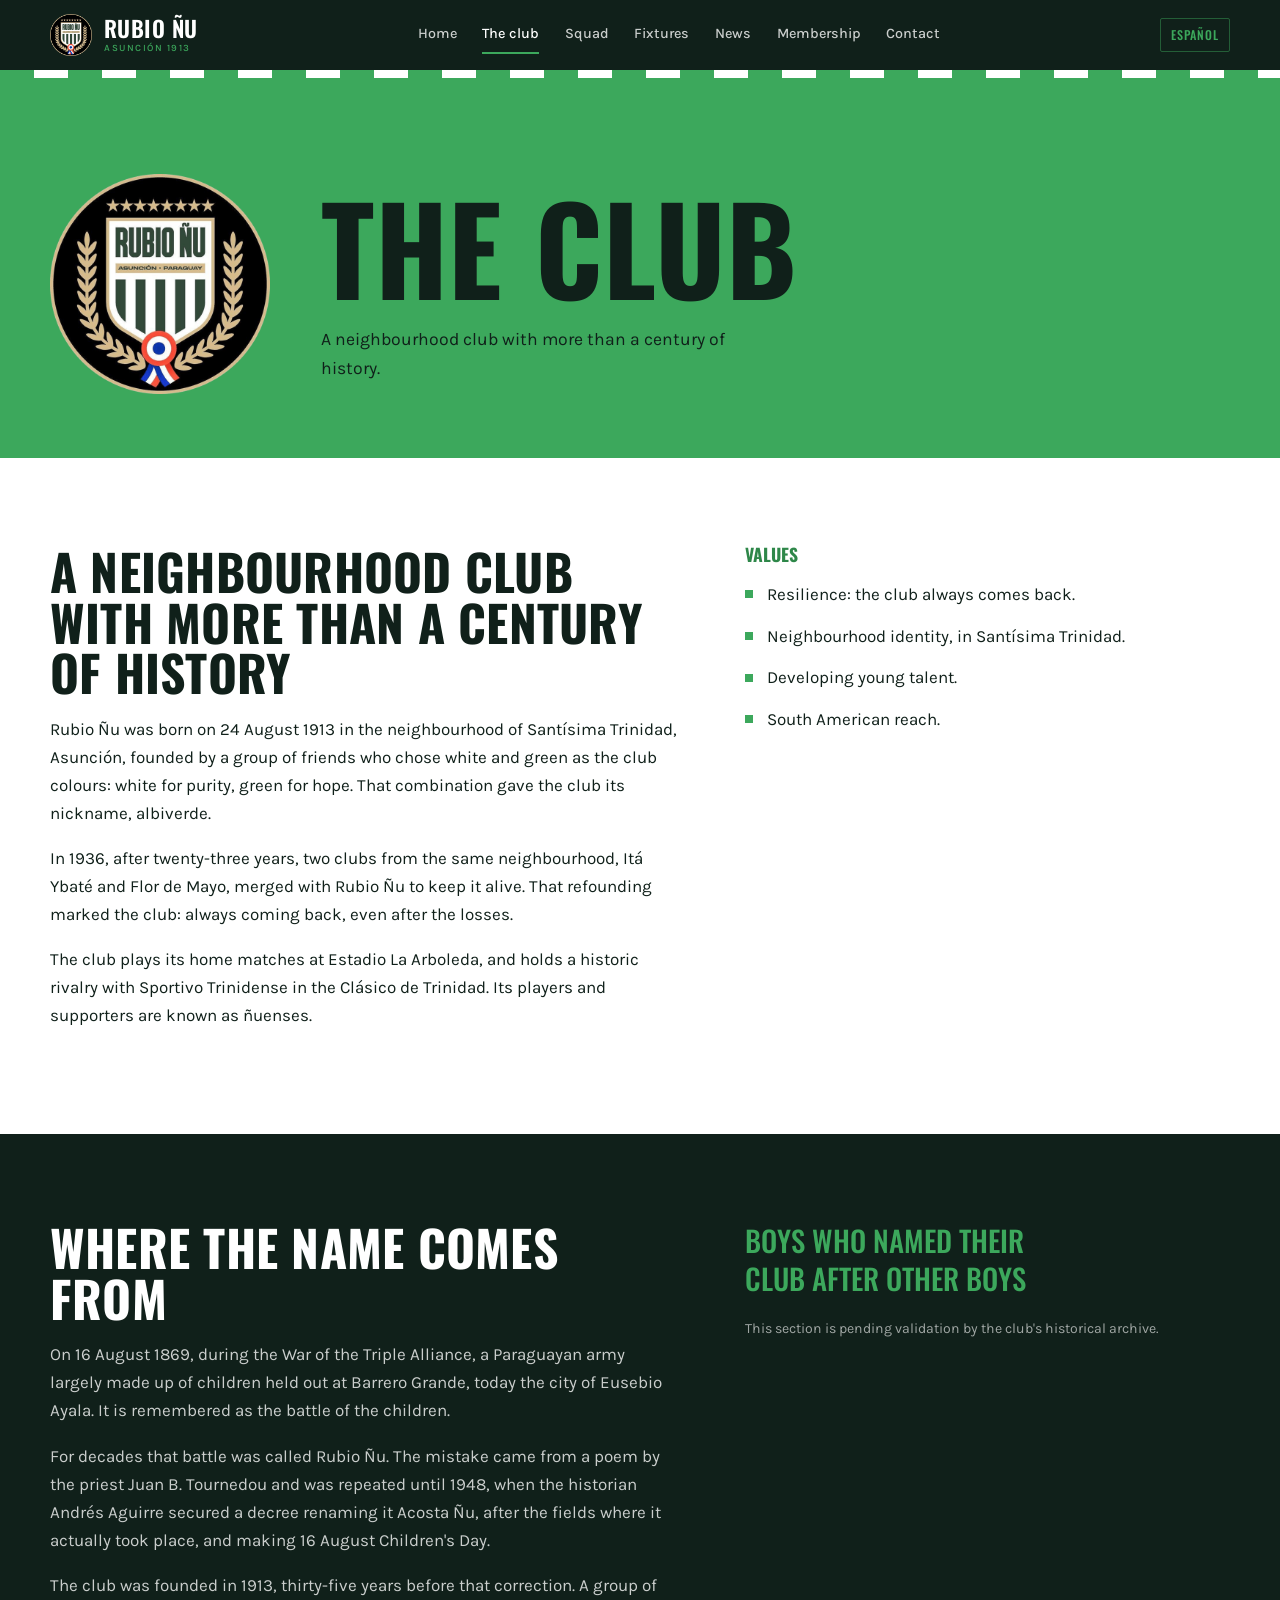
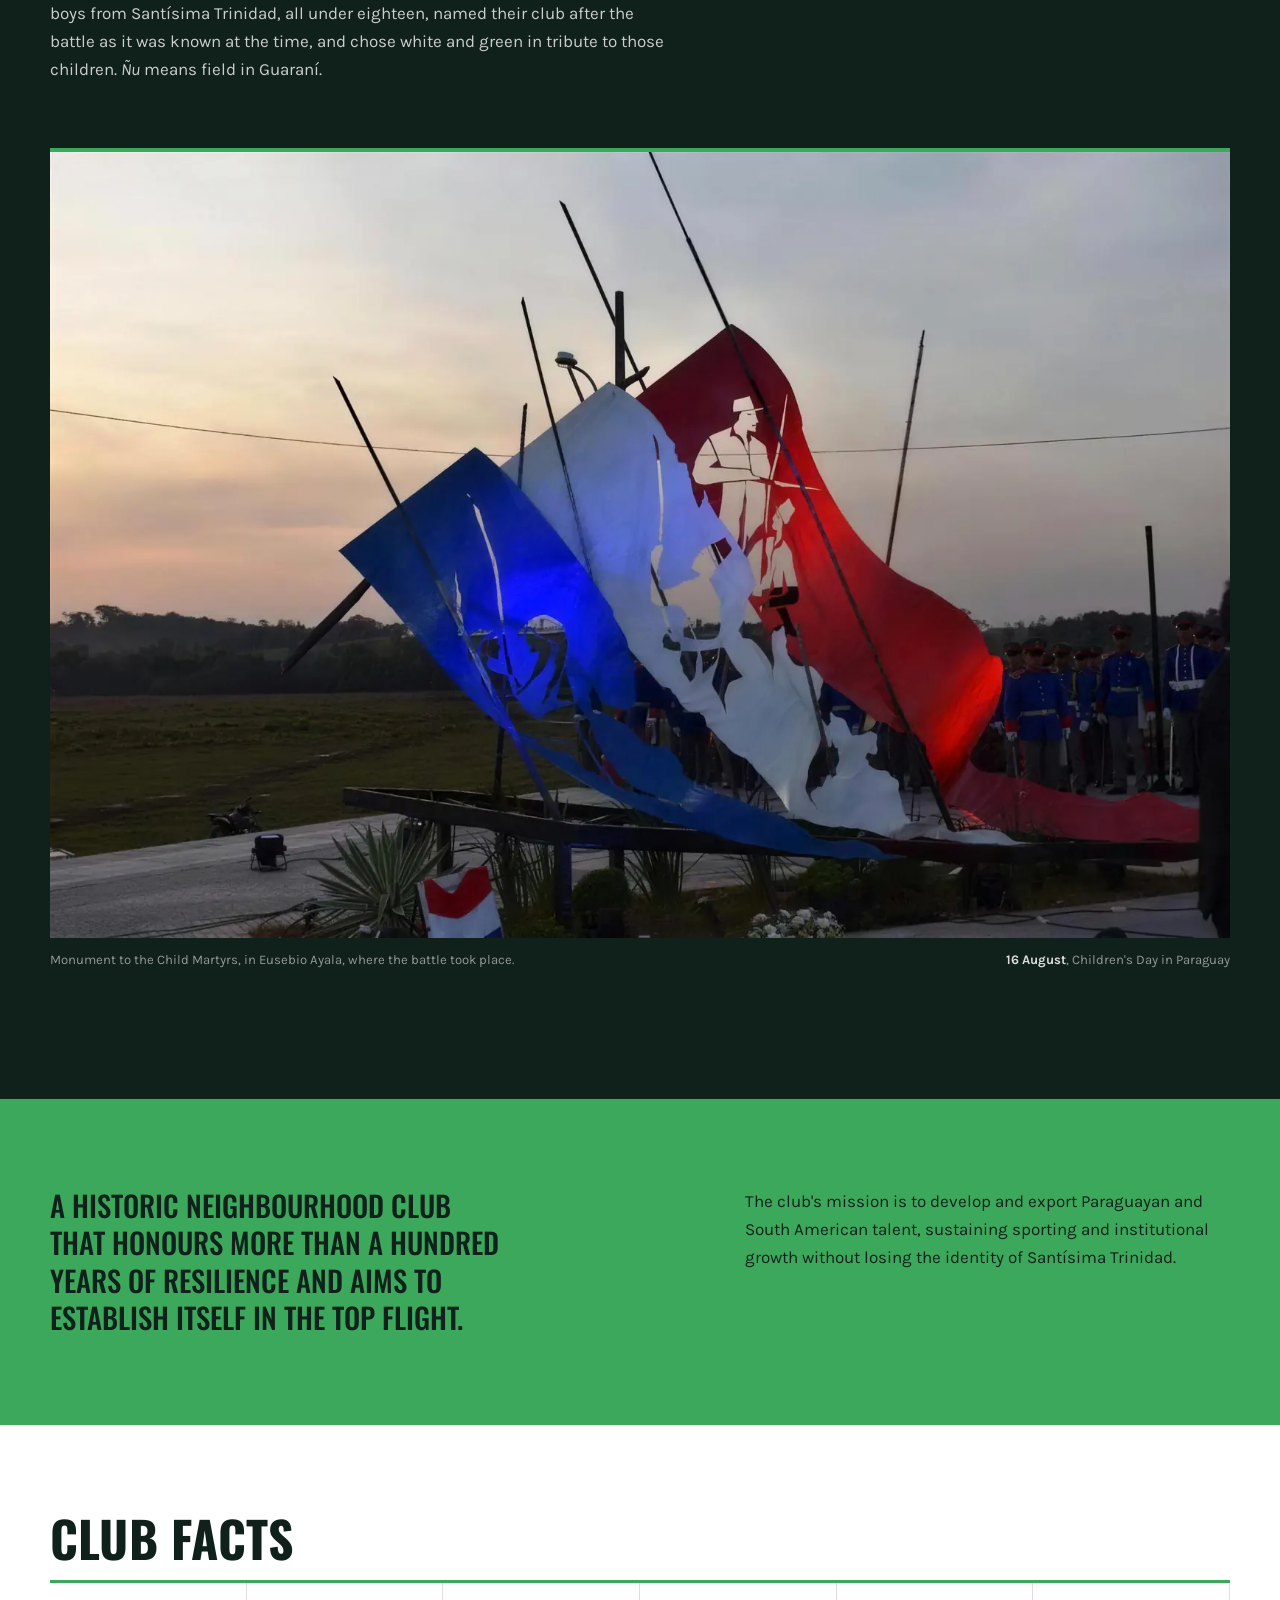
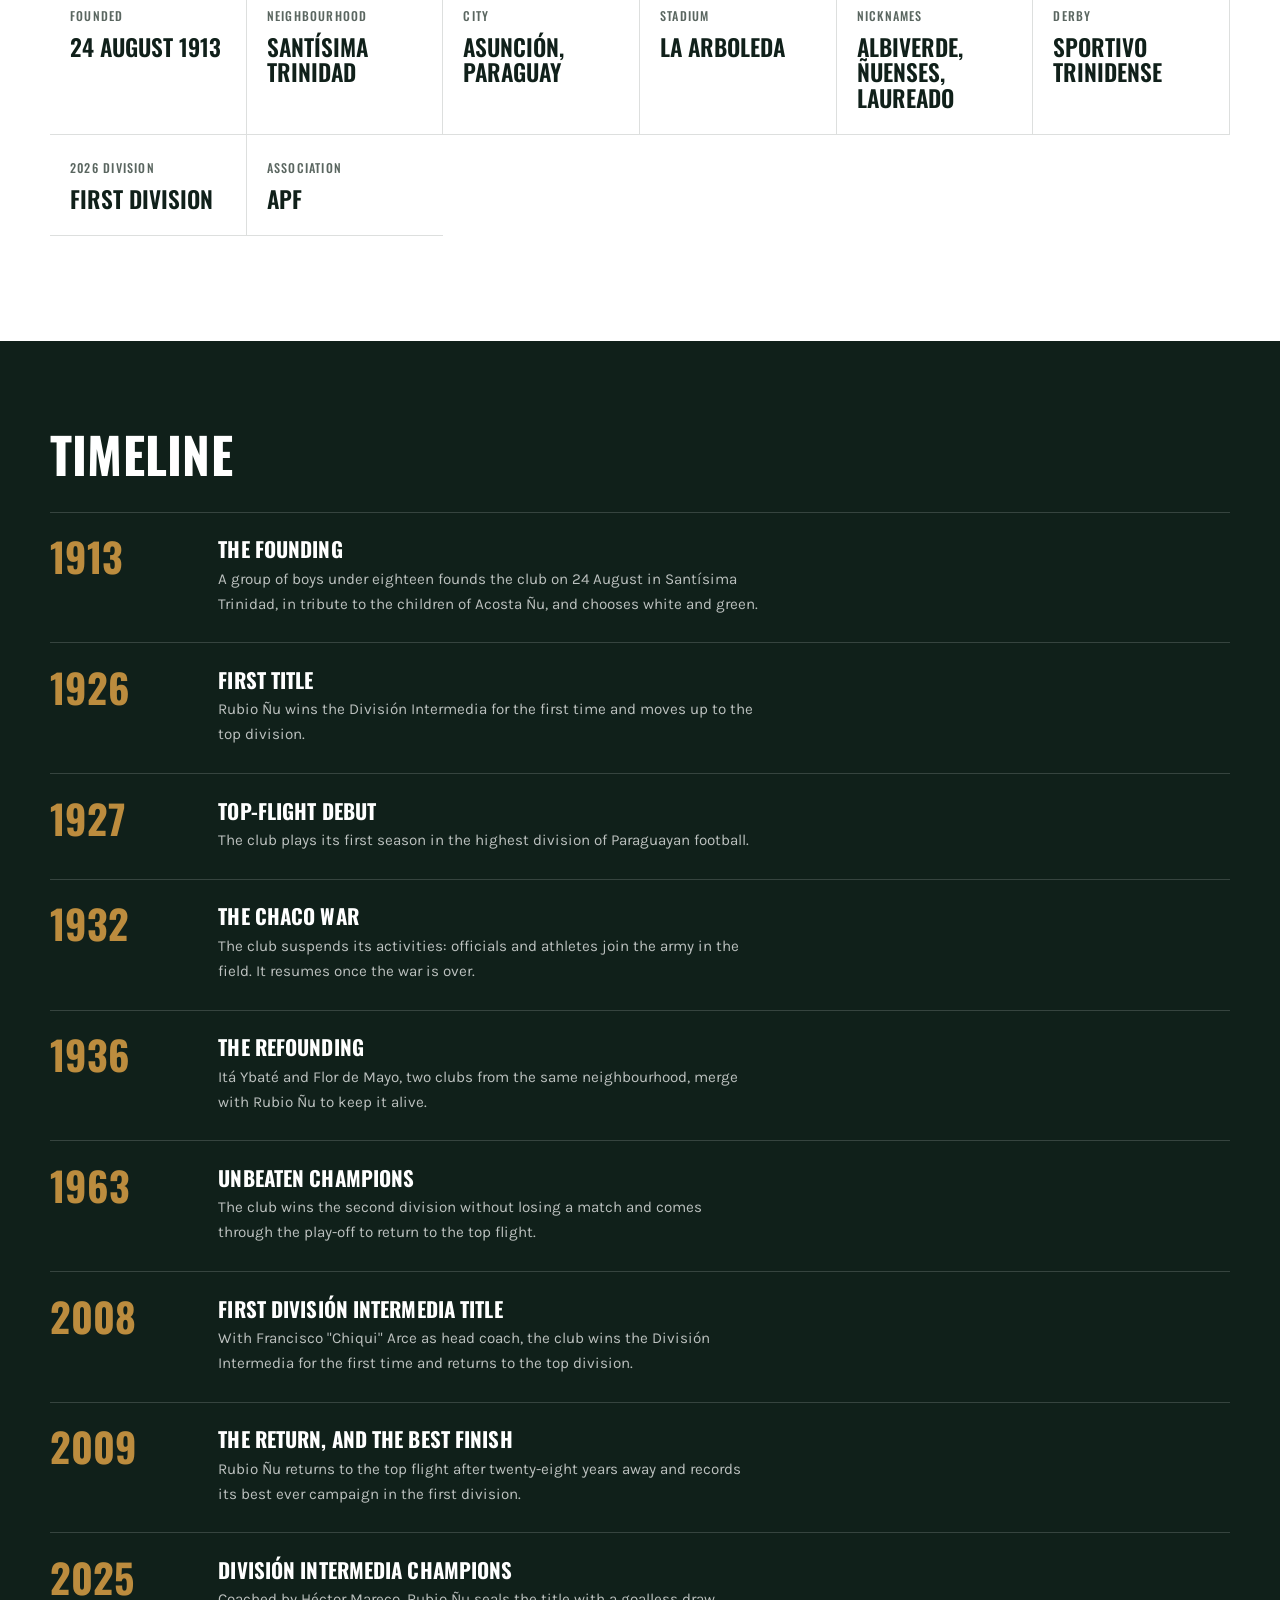
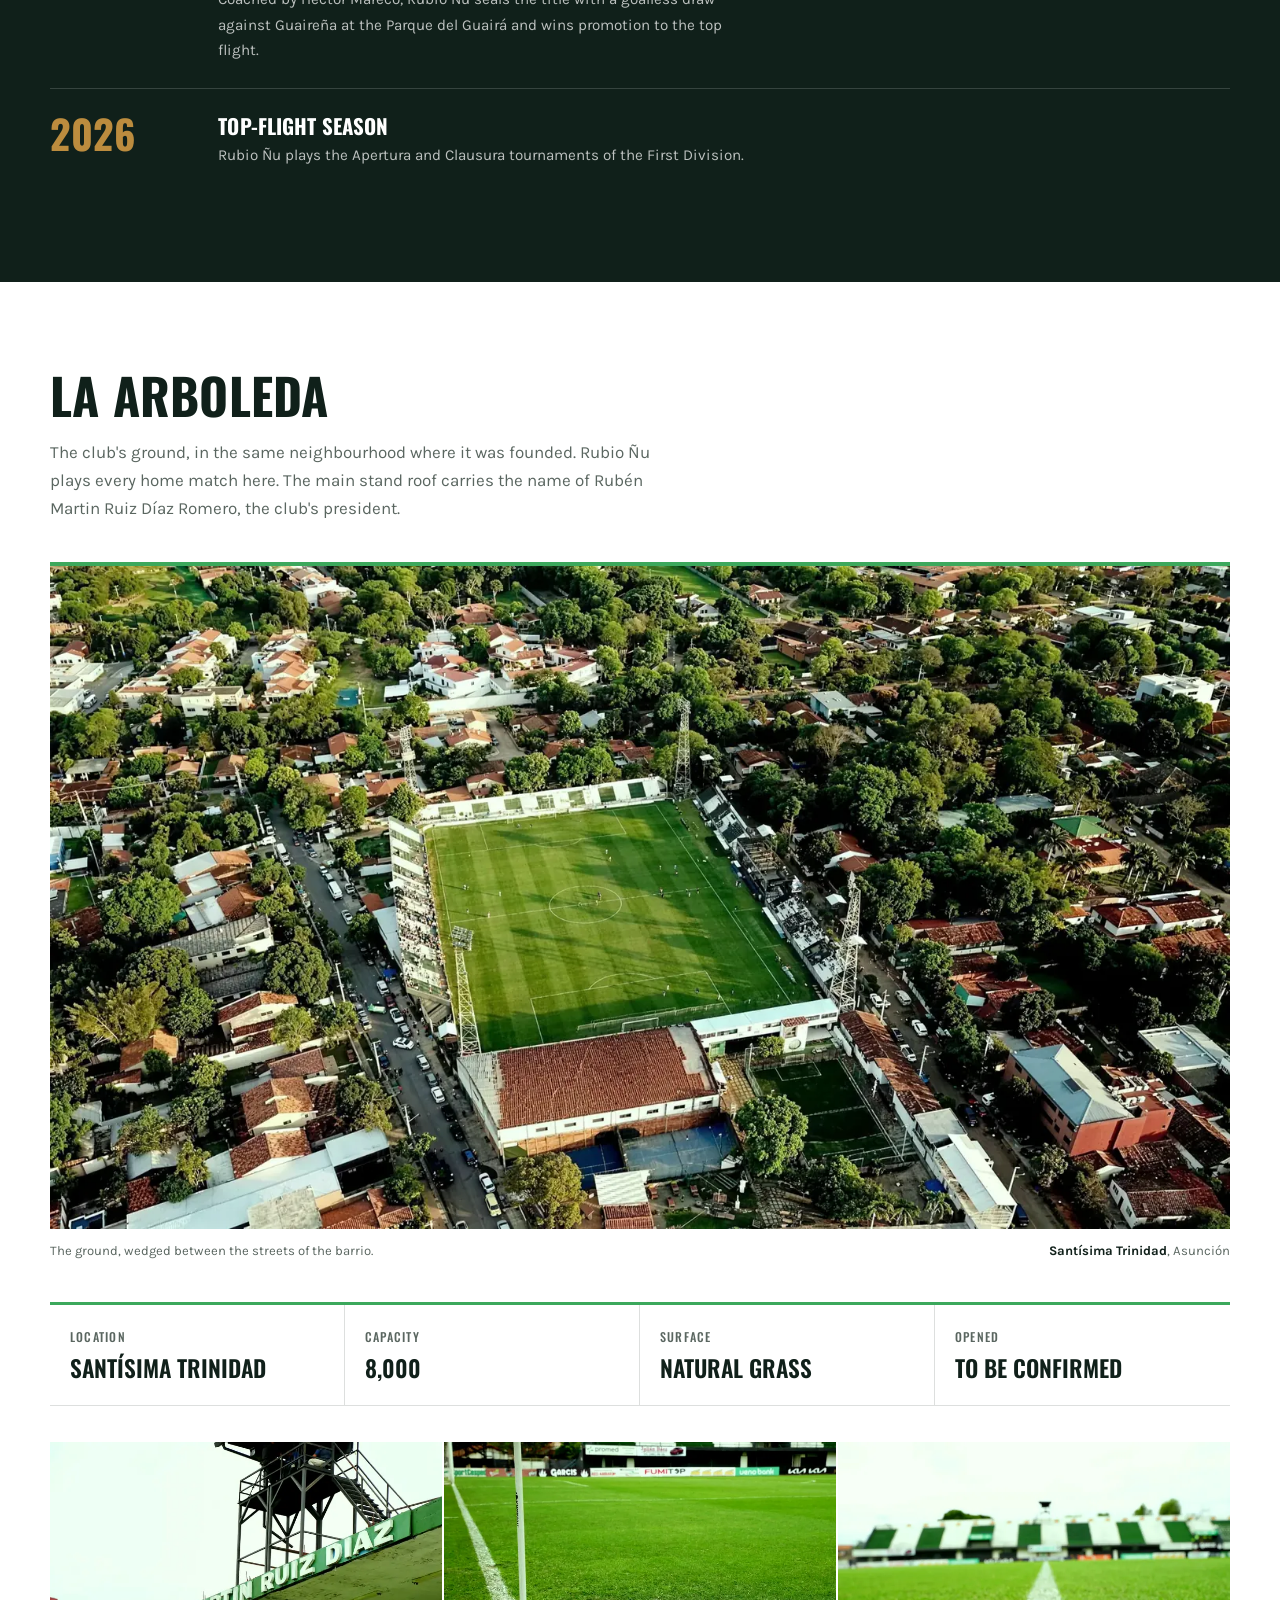
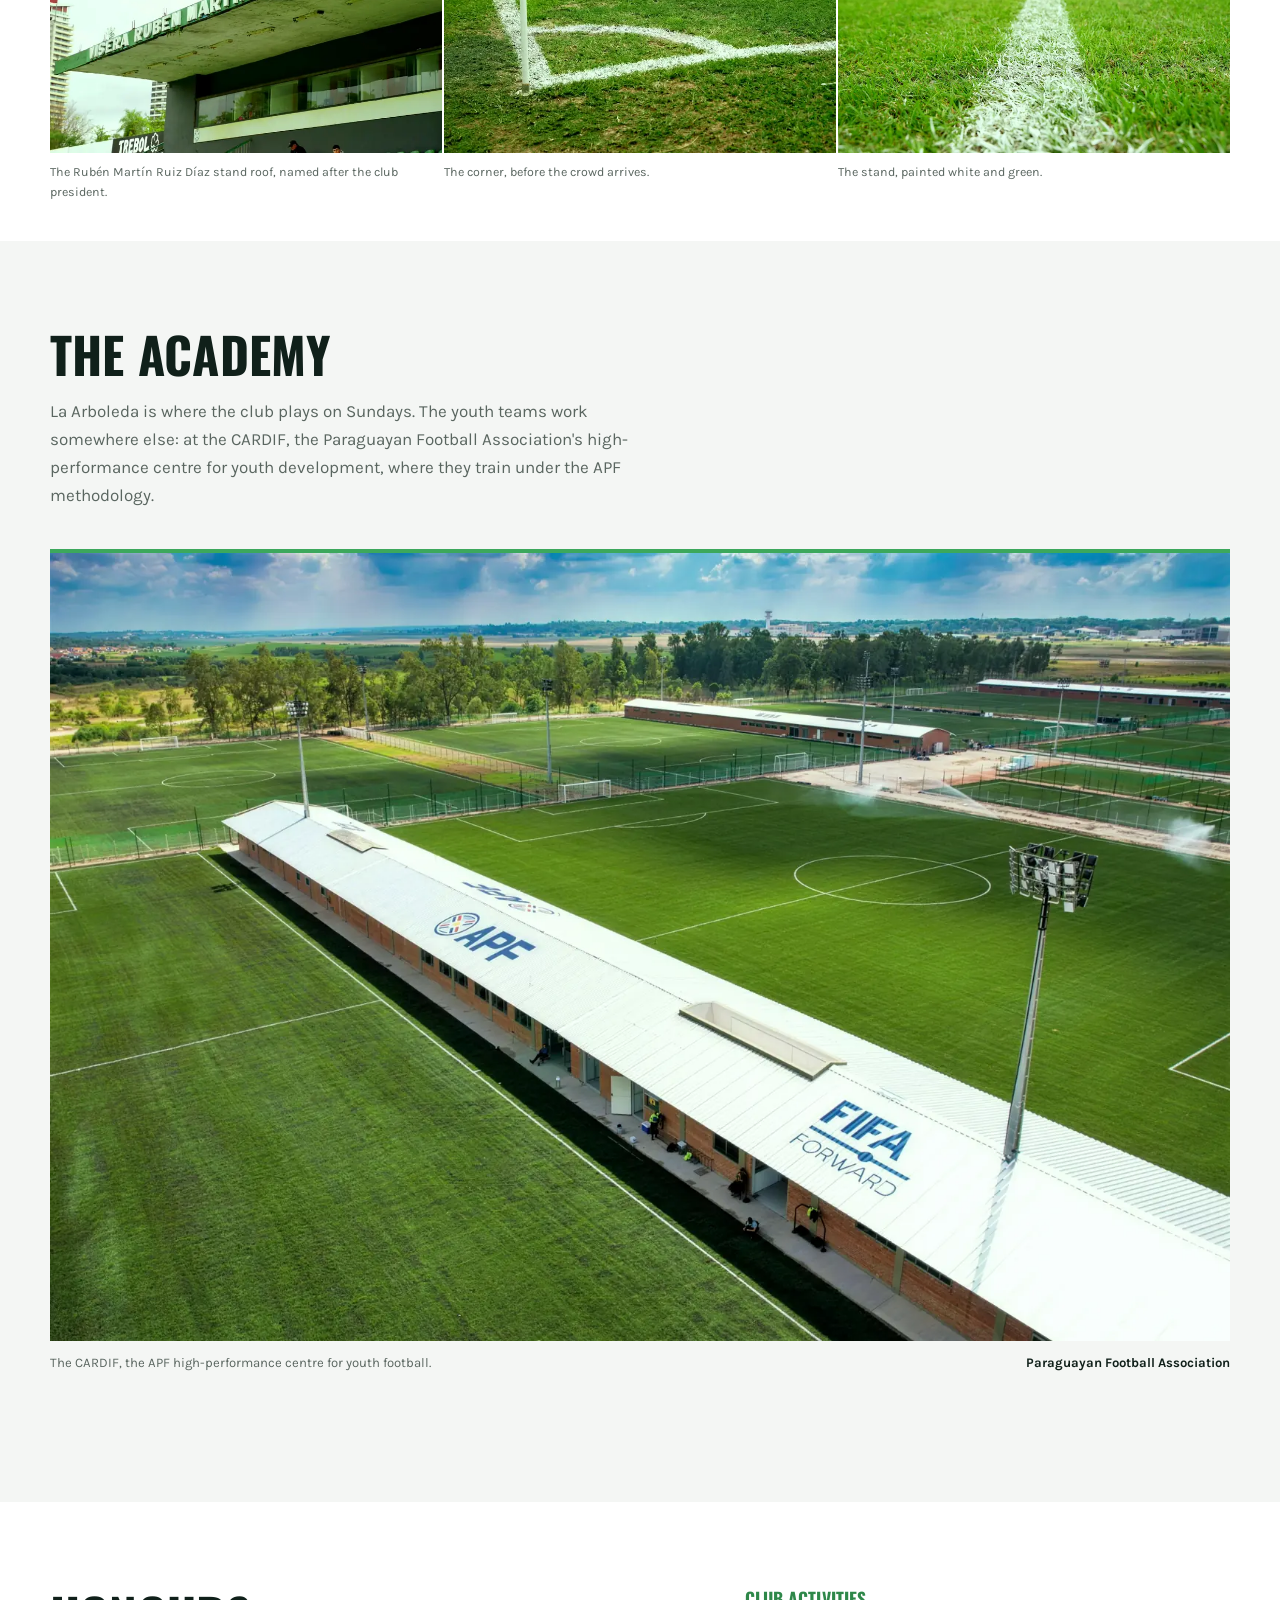
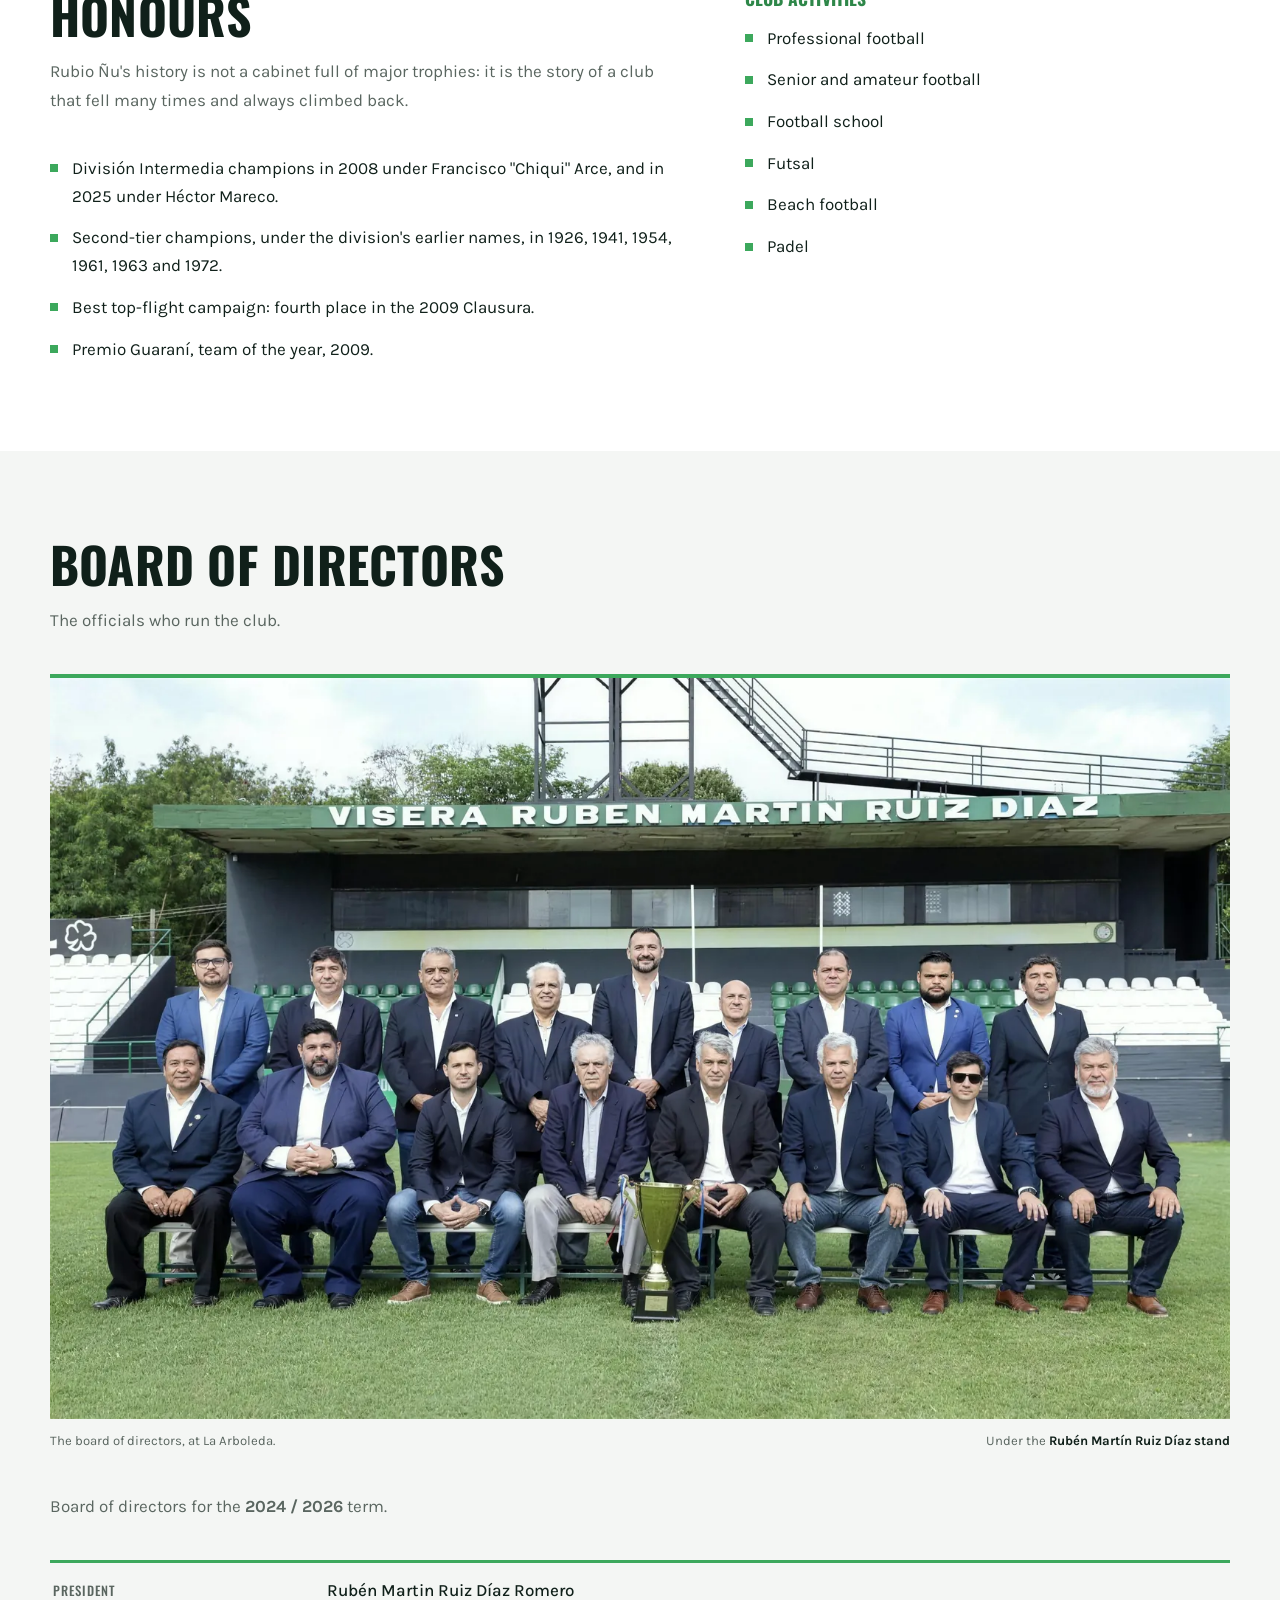
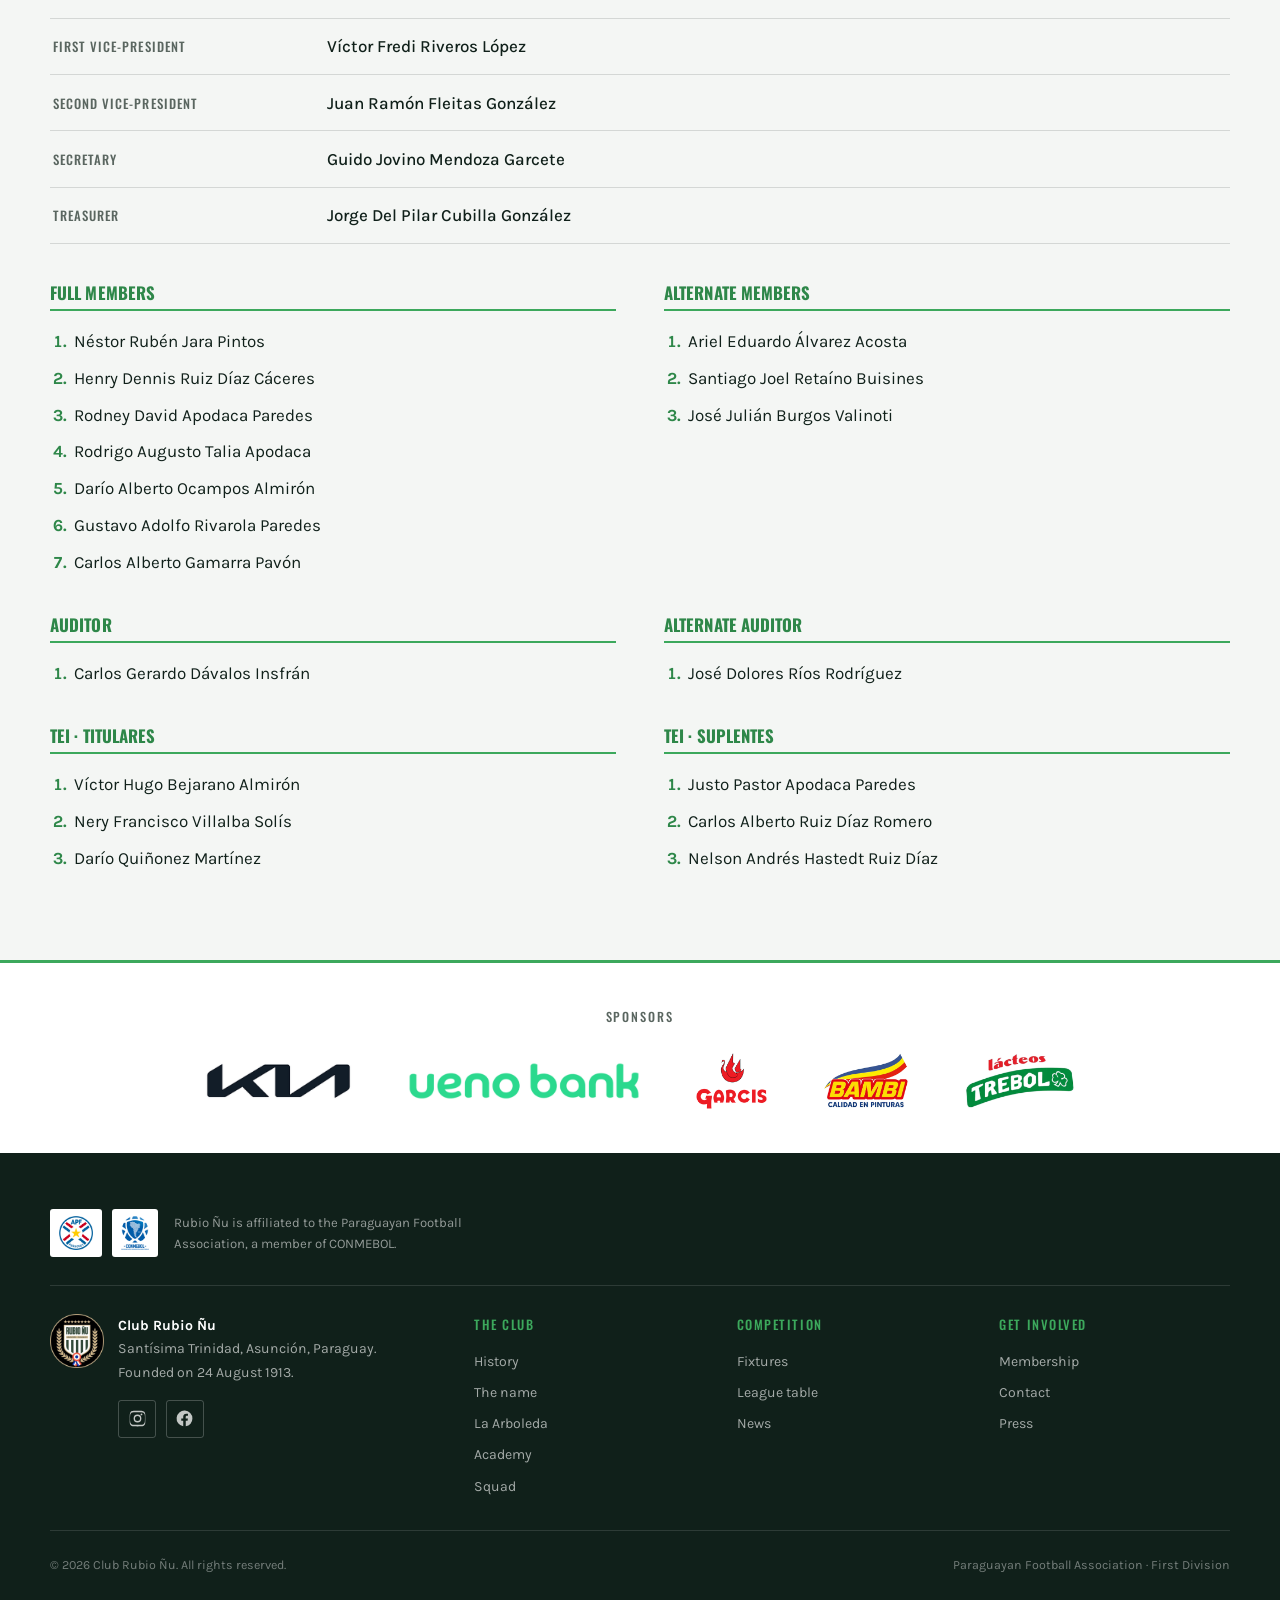
<file: en/club.html>
<!DOCTYPE html>
<html lang="en" data-base="../">
<head>
<meta charset="utf-8">
<meta name="viewport" content="width=device-width, initial-scale=1">
<title>The club · Club Rubio Ñu</title>
<meta name="description" content="History, stadium and institutional facts about Club Rubio Ñu.">
<meta name="robots" content="noindex, nofollow">
<link rel="alternate" hreflang="es" href="../club.html">
<link rel="alternate" hreflang="en" href="club.html">
<meta property="og:title" content="The club · Club Rubio Ñu">
<meta property="og:description" content="History, stadium and institutional facts about Club Rubio Ñu.">
<meta property="og:type" content="website">
<meta property="og:image" content="../assets/img/escudo.png">
<meta name="theme-color" content="#10201A">
<link rel="icon" href="../assets/img/favicon.png">
<link rel="preconnect" href="https://fonts.googleapis.com">
<link rel="preconnect" href="https://fonts.gstatic.com" crossorigin>
<link href="https://fonts.googleapis.com/css2?family=Karla:ital,wght@0,400;0,500;0,700;1,400&family=Oswald:wght@500;600;700&display=swap" rel="stylesheet">
<link rel="stylesheet" href="../assets/css/main.css">
</head>
<body>
<a class="saltar" href="#contenido">Skip to content</a>

<header class="cabecera">
  <div class="marco cabecera-fila">
    <a class="marca" href="index.html">
      <img src="../assets/img/escudo.png" alt="">
      <span class="marca-texto">Rubio Ñu
        <small>ASUNCIÓN 1913</small>
      </span>
    </a>
    <div class="cabecera-derecha">
      <a class="idioma" href="../club.html">Español</a>
      <button class="menu-boton" aria-expanded="false" aria-controls="menu-principal">Menu</button>
    </div>
    <nav class="menu" id="menu-principal" aria-label="Menu">
        <a href="index.html">Home</a>
        <a href="club.html" aria-current="page">The club</a>
        <a href="plantel.html">Squad</a>
        <a href="fixture.html">Fixtures</a>
        <a href="noticias.html">News</a>
        <a href="socios.html">Membership</a>
        <a href="contacto.html">Contact</a>
    </nav>
  </div>
</header>
<div class="filete bastones"></div>

<main id="contenido">

<section class="portada">
  <div class="marco portada-contenido">
    <img class="portada-escudo" src="../assets/img/escudo.png" alt="">
    <div>
      <h1>The club</h1>
      <p class="portada-bajada">A neighbourhood club with more than a century of history.</p>
    </div>
  </div>
</section>

<section class="seccion">
  <div class="marco dos-columnas">
    <div>
      <h2 class="titulo-seccion">A neighbourhood club with more than a century of history</h2>
      <p>Rubio Ñu was born on 24 August 1913 in the neighbourhood of Santísima Trinidad, Asunción,
      founded by a group of friends who chose white and green as the club colours: white for
      purity, green for hope. That combination gave the club its nickname, albiverde.</p>
      <p>In 1936, after twenty-three years, two clubs from the same neighbourhood, Itá Ybaté and
      Flor de Mayo, merged with Rubio Ñu to keep it alive. That refounding marked the club: always
      coming back, even after the losses.</p>
      <p>The club plays its home matches at Estadio La Arboleda, and holds a historic rivalry with
      Sportivo Trinidense in the Clásico de Trinidad. Its players and supporters are known as
      ñuenses.</p>
    </div>
    <div>
      <h3 style="font-size:1.1rem;color:var(--verde-hondo);margin-bottom:1rem">Values</h3>
      <ul class="lista-marca">
        <li>Resilience: the club always comes back.</li>
        <li>Neighbourhood identity, in Santísima Trinidad.</li>
        <li>Developing young talent.</li>
        <li>South American reach.</li>
      </ul>
    </div>
  </div>
</section>

<section class="seccion seccion-tinta" id="nombre">
  <div class="marco dos-columnas">
    <div>
      <h2 class="titulo-seccion">Where the name comes from</h2>
      <p style="color:rgba(255,255,255,0.78)">On 16 August 1869, during the War of the Triple
      Alliance, a Paraguayan army largely made up of children held out at Barrero Grande, today the
      city of Eusebio Ayala. It is remembered as the battle of the children.</p>
      <p style="color:rgba(255,255,255,0.78)">For decades that battle was called Rubio Ñu. The
      mistake came from a poem by the priest Juan B. Tournedou and was repeated until 1948, when
      the historian Andrés Aguirre secured a decree renaming it Acosta Ñu, after the fields where
      it actually took place, and making 16 August Children's Day.</p>
      <p style="color:rgba(255,255,255,0.78)">The club was founded in 1913, thirty-five years
      before that correction. A group of boys from Santísima Trinidad, all under eighteen, named
      their club after the battle as it was known at the time, and chose white and green in tribute
      to those children. <em>Ñu</em> means field in Guaraní.</p>
    </div>
    <div>
      <p class="cita-mision" style="color:var(--verde);max-width:22ch">Boys who named their club
      after other boys</p>
      <p style="color:rgba(255,255,255,0.6);font-size:0.88rem;margin-top:1.25rem">This section is
      pending validation by the club's historical archive.</p>
    </div>
  </div>
  <div class="marco">
    <figure class="figura-estadio figura-ancha">
      <img src="../assets/img/ninos-martires.webp"
           alt="Monument to the Child Martyrs of Acosta Ñu, with the Paraguayan flag cut in sheet metal and the silhouettes of a soldier and a child"
           loading="lazy" width="1600" height="1066">
      <figcaption>
        <span>Monument to the Child Martyrs, in Eusebio Ayala, where the battle took place.</span>
        <span><b>16 August</b>, Children's Day in Paraguay</span>
      </figcaption>
    </figure>
  </div>
</section>

<section class="seccion seccion-verde">
  <div class="marco dos-columnas">
    <p class="cita-mision">A historic neighbourhood club that honours more than a hundred years of
    resilience and aims to establish itself in the top flight.</p>
    <p class="entrada" style="margin:0">The club's mission is to develop and export Paraguayan and
    South American talent, sustaining sporting and institutional growth without losing the identity
    of Santísima Trinidad.</p>
  </div>
</section>

<section class="seccion">
  <div class="marco">
    <h2 class="titulo-seccion">Club facts</h2>
    <dl class="datos-grilla">
      <div class="dato"><dt>Founded</dt><dd>24 August 1913</dd></div>
      <div class="dato"><dt>Neighbourhood</dt><dd>Santísima Trinidad</dd></div>
      <div class="dato"><dt>City</dt><dd>Asunción, Paraguay</dd></div>
      <div class="dato"><dt>Stadium</dt><dd>La Arboleda</dd></div>
      <div class="dato"><dt>Nicknames</dt><dd>Albiverde, Ñuenses, Laureado</dd></div>
      <div class="dato"><dt>Derby</dt><dd>Sportivo Trinidense</dd></div>
      <div class="dato"><dt>2026 division</dt><dd>First Division</dd></div>
      <div class="dato"><dt>Association</dt><dd>APF</dd></div>
    </dl>
  </div>
</section>

<section class="seccion seccion-tinta textura-diagonal">
  <div class="marco">
    <h2 class="titulo-seccion">Timeline</h2>
    <div class="hitos">
      <article class="hito">
        <div class="hito-anio">1913</div>
        <div>
          <h3>The founding</h3>
          <p>A group of boys under eighteen founds the club on 24 August in Santísima Trinidad, in
          tribute to the children of Acosta Ñu, and chooses white and green.</p>
        </div>
      </article>
      <article class="hito">
        <div class="hito-anio">1926</div>
        <div>
          <h3>First title</h3>
          <p>Rubio Ñu wins the División Intermedia for the first time and moves up to the top
          division.</p>
        </div>
      </article>
      <article class="hito">
        <div class="hito-anio">1927</div>
        <div>
          <h3>Top-flight debut</h3>
          <p>The club plays its first season in the highest division of Paraguayan football.</p>
        </div>
      </article>
      <article class="hito">
        <div class="hito-anio">1932</div>
        <div>
          <h3>The Chaco War</h3>
          <p>The club suspends its activities: officials and athletes join the army in the field.
          It resumes once the war is over.</p>
        </div>
      </article>
      <article class="hito">
        <div class="hito-anio">1936</div>
        <div>
          <h3>The refounding</h3>
          <p>Itá Ybaté and Flor de Mayo, two clubs from the same neighbourhood, merge with Rubio Ñu
          to keep it alive.</p>
        </div>
      </article>
      <article class="hito">
        <div class="hito-anio">1963</div>
        <div>
          <h3>Unbeaten champions</h3>
          <p>The club wins the second division without losing a match and comes through the
          play-off to return to the top flight.</p>
        </div>
      </article>
      <article class="hito">
        <div class="hito-anio">2008</div>
        <div>
          <h3>First División Intermedia title</h3>
          <p>With Francisco "Chiqui" Arce as head coach, the club wins the División Intermedia for
          the first time and returns to the top division.</p>
        </div>
      </article>
      <article class="hito">
        <div class="hito-anio">2009</div>
        <div>
          <h3>The return, and the best finish</h3>
          <p>Rubio Ñu returns to the top flight after twenty-eight years away and records its best
          ever campaign in the first division.</p>
        </div>
      </article>
      <article class="hito">
        <div class="hito-anio">2025</div>
        <div>
          <h3>División Intermedia champions</h3>
          <p>Coached by Héctor Mareco, Rubio Ñu seals the title with a goalless draw against
          Guaireña at the Parque del Guairá and wins promotion to the top flight.</p>
        </div>
      </article>
      <article class="hito">
        <div class="hito-anio">2026</div>
        <div>
          <h3>Top-flight season</h3>
          <p>Rubio Ñu plays the Apertura and Clausura tournaments of the First Division.</p>
        </div>
      </article>
    </div>
  </div>
</section>

<section class="seccion" id="estadio">
  <div class="marco">
    <h2 class="titulo-seccion">La Arboleda</h2>
    <p class="entrada">The club's ground, in the same neighbourhood where it was founded. Rubio Ñu
    plays every home match here. The main stand roof carries the name of Rubén Martin Ruiz Díaz
    Romero, the club's president.</p>
    <figure class="figura-estadio">
      <img src="../assets/img/la-arboleda.webp"
           alt="Aerial view of Estadio La Arboleda surrounded by the houses of Santísima Trinidad"
           loading="lazy" width="1500" height="843">
      <figcaption>
        <span>The ground, wedged between the streets of the barrio.</span>
        <span><b>Santísima Trinidad</b>, Asunción</span>
      </figcaption>
    </figure>
    <dl class="datos-grilla">
      <div class="dato"><dt>Location</dt><dd>Santísima Trinidad</dd></div>
      <div class="dato"><dt>Capacity</dt><dd>8,000</dd></div>
      <div class="dato"><dt>Surface</dt><dd>Natural grass</dd></div>
      <div class="dato"><dt>Opened</dt><dd>To be confirmed</dd></div>
    </dl>
    <div class="tira-fotos">
      <figure>
        <img src="../assets/img/estadio-visera.webp" alt="The Rubén Martín Ruiz Díaz stand roof at La Arboleda" loading="lazy" width="900" height="600">
        <figcaption>The Rubén Martín Ruiz Díaz stand roof, named after the club president.</figcaption>
      </figure>
      <figure>
        <img src="../assets/img/estadio-corner.webp" alt="Corner flag and pitch at La Arboleda" loading="lazy" width="900" height="600">
        <figcaption>The corner, before the crowd arrives.</figcaption>
      </figure>
      <figure>
        <img src="../assets/img/estadio-linea.webp" alt="Touchline leading to the green and white stand at La Arboleda" loading="lazy" width="900" height="600">
        <figcaption>The stand, painted white and green.</figcaption>
      </figure>
    </div>
  </div>
</section>

<section class="seccion seccion-gris" id="inferiores">
  <div class="marco">
    <h2 class="titulo-seccion">The academy</h2>
    <p class="entrada">La Arboleda is where the club plays on Sundays. The youth teams work
    somewhere else: at the CARDIF, the Paraguayan Football Association's high-performance centre for
    youth development, where they train under the APF methodology.</p>
    <figure class="figura-estadio">
      <img src="../assets/img/cardif.webp"
           alt="Aerial view of the CARDIF, the Paraguayan Football Association training complex"
           loading="lazy" width="1600" height="1067">
      <figcaption>
        <span>The CARDIF, the APF high-performance centre for youth football.</span>
        <span><b>Paraguayan Football Association</b></span>
      </figcaption>
    </figure>
  </div>
</section>

<section class="seccion" id="palmares">
  <div class="marco dos-columnas">
    <div>
      <h2 class="titulo-seccion">Honours</h2>
      <p class="entrada">Rubio Ñu's history is not a cabinet full of major trophies: it is the
      story of a club that fell many times and always climbed back.</p>
      <ul class="lista-marca">
        <li>División Intermedia champions in 2008 under Francisco "Chiqui" Arce, and in 2025 under Héctor Mareco.</li>
        <li>Second-tier champions, under the division's earlier names, in 1926, 1941, 1954, 1961,
        1963 and 1972.</li>
        <li>Best top-flight campaign: fourth place in the 2009 Clausura.</li>
        <li>Premio Guaraní, team of the year, 2009.</li>
      </ul>
    </div>
    <div>
      <h3 style="font-size:1.1rem;color:var(--verde-hondo);margin-bottom:1rem">Club activities</h3>
      <ul class="lista-marca">
        <li>Professional football</li>
        <li>Senior and amateur football</li>
        <li>Football school</li>
        <li>Futsal</li>
        <li>Beach football</li>
        <li>Padel</li>
      </ul>
    </div>
  </div>
</section>

<section class="seccion seccion-gris" id="comision">
  <div class="marco">
    <h2 class="titulo-seccion">Board of directors</h2>
    <p class="entrada">The officials who run the club.</p>
    <figure class="figura-estadio">
      <img src="../assets/img/comision-directiva.webp"
           alt="The board of directors of Club Rubio Ñu, gathered at La Arboleda"
           loading="lazy" width="1600" height="1004">
      <figcaption>
        <span>The board of directors, at La Arboleda.</span>
        <span>Under the <b>Rubén Martín Ruiz Díaz stand</b></span>
      </figcaption>
    </figure>
    <p class="entrada" style="margin-top:1.5rem">Board of directors for the <b>2024 / 2026</b> term.</p>
    <dl class="nomina">
      <div><dt>President</dt><dd>Rubén Martin Ruiz Díaz Romero</dd></div>
      <div><dt>First vice-president</dt><dd>Víctor Fredi Riveros López</dd></div>
      <div><dt>Second vice-president</dt><dd>Juan Ramón Fleitas González</dd></div>
      <div><dt>Secretary</dt><dd>Guido Jovino Mendoza Garcete</dd></div>
      <div><dt>Treasurer</dt><dd>Jorge Del Pilar Cubilla González</dd></div>
    </dl>
    <div class="nomina-columnas">
      <div>
        <h3>Full members</h3>
        <ol>
          <li>Néstor Rubén Jara Pintos</li>
          <li>Henry Dennis Ruiz Díaz Cáceres</li>
          <li>Rodney David Apodaca Paredes</li>
          <li>Rodrigo Augusto Talia Apodaca</li>
          <li>Darío Alberto Ocampos Almirón</li>
          <li>Gustavo Adolfo Rivarola Paredes</li>
          <li>Carlos Alberto Gamarra Pavón</li>
        </ol>
      </div>
      <div>
        <h3>Alternate members</h3>
        <ol>
          <li>Ariel Eduardo Álvarez Acosta</li>
          <li>Santiago Joel Retaíno Buisines</li>
          <li>José Julián Burgos Valinoti</li>
        </ol>
      </div>
    </div>
    <div class="nomina-columnas">
      <div>
        <h3>Auditor</h3>
        <ol>
          <li>Carlos Gerardo Dávalos Insfrán</li>
        </ol>
      </div>
      <div>
        <h3>Alternate auditor</h3>
        <ol>
          <li>José Dolores Ríos Rodríguez</li>
        </ol>
      </div>
    </div>
    <div class="nomina-columnas">
      <div>
        <h3>TEI · Titulares</h3>
        <ol>
          <li>Víctor Hugo Bejarano Almirón</li>
          <li>Nery Francisco Villalba Solís</li>
          <li>Darío Quiñonez Martínez</li>
        </ol>
      </div>
      <div>
        <h3>TEI · Suplentes</h3>
        <ol>
          <li>Justo Pastor Apodaca Paredes</li>
          <li>Carlos Alberto Ruiz Díaz Romero</li>
          <li>Nelson Andrés Hastedt Ruiz Díaz</li>
        </ol>
      </div>
    </div>
  </div>
</section>
<section class="banda-sponsors">
  <div class="marco">
    <p class="rotulo-sponsors">SPONSORS</p>
    <div class="grilla-sponsors">
        <img src="../assets/img/sponsors/kia.png" alt="Kia" class="" loading="lazy">
        <img src="../assets/img/sponsors/ueno-bank.png" alt="ueno bank" class="" loading="lazy">
        <img src="../assets/img/sponsors/garcis.png" alt="Garcis" class="alto" loading="lazy">
        <img src="../assets/img/sponsors/bambi.png" alt="Bambi" class="alto" loading="lazy">
        <img src="../assets/img/sponsors/lacteos-trebol.png" alt="Lácteos Trébol" class="alto" loading="lazy">
    </div>
  </div>
</section>

</main>

<footer class="pie">
  <div class="marco">
    <div class="instituciones">
      <div class="instituciones-escudos">
        <span><img src="../assets/img/instituciones/apf.png" alt="Asociación Paraguaya de Fútbol"></span>
        <span><img src="../assets/img/instituciones/conmebol.png" alt="CONMEBOL"></span>
      </div>
      <p>Rubio Ñu is affiliated to the Paraguayan Football Association, a member of CONMEBOL.</p>
    </div>
    <div class="pie-grilla">
      <div class="pie-escudo">
        <img src="../assets/img/escudo.png" alt="">
        <div>
          <strong style="color:var(--blanco)">Club Rubio Ñu</strong><br>
          Santísima Trinidad, Asunción, Paraguay.<br>Founded on 24 August 1913.
      <div class="redes ">
        <a href="https://www.instagram.com/rubionu.1913/" target="_blank" rel="noopener" aria-label="Instagram"><svg viewBox="0 0 24 24" aria-hidden="true"><path d="M12 2.2c3.2 0 3.6 0 4.9.07 1.2.05 1.8.25 2.2.42.6.22 1 .48 1.4.9.43.42.7.83.9 1.4.18.4.38 1 .43 2.2.06 1.3.07 1.7.07 4.9s0 3.6-.07 4.9c-.05 1.2-.25 1.8-.42 2.2-.22.6-.48 1-.9 1.4-.42.43-.83.7-1.4.9-.4.18-1 .38-2.2.43-1.3.06-1.7.07-4.9.07s-3.6 0-4.9-.07c-1.2-.05-1.8-.25-2.2-.42-.6-.22-1-.48-1.4-.9-.43-.42-.7-.83-.9-1.4-.18-.4-.38-1-.43-2.2C2.2 15.6 2.2 15.2 2.2 12s0-3.6.07-4.9c.05-1.2.25-1.8.42-2.2.22-.6.48-1 .9-1.4.42-.43.83-.7 1.4-.9.4-.18 1-.38 2.2-.43C8.4 2.2 8.8 2.2 12 2.2zm0 1.8c-3.1 0-3.5 0-4.7.07-1.1.05-1.7.24-2.1.4-.5.2-.9.44-1.3.83-.4.4-.63.8-.83 1.3-.16.4-.35 1-.4 2.1C2.6 9.9 2.6 10.3 2.6 12s0 2.1.07 3.3c.05 1.1.24 1.7.4 2.1.2.5.44.9.83 1.3.4.4.8.63 1.3.83.4.16 1 .35 2.1.4 1.2.07 1.6.07 4.7.07s3.5 0 4.7-.07c1.1-.05 1.7-.24 2.1-.4.5-.2.9-.44 1.3-.83.4-.4.63-.8.83-1.3.16-.4.35-1 .4-2.1.07-1.2.07-1.6.07-3.3s0-2.1-.07-3.3c-.05-1.1-.24-1.7-.4-2.1-.2-.5-.44-.9-.83-1.3-.4-.4-.8-.63-1.3-.83-.4-.16-1-.35-2.1-.4C15.5 4 15.1 4 12 4zm0 3.1a4.9 4.9 0 110 9.8 4.9 4.9 0 010-9.8zm0 8.1a3.2 3.2 0 100-6.4 3.2 3.2 0 000 6.4zm6.2-8.3a1.15 1.15 0 11-2.3 0 1.15 1.15 0 012.3 0z"/></svg></a>
        <a href="https://www.facebook.com/clubrubionu" target="_blank" rel="noopener" aria-label="Facebook"><svg viewBox="0 0 24 24" aria-hidden="true"><path d="M22 12a10 10 0 10-11.6 9.9v-7H7.9V12h2.5V9.8c0-2.5 1.5-3.9 3.8-3.9 1.1 0 2.2.2 2.2.2v2.5h-1.3c-1.2 0-1.6.8-1.6 1.6V12h2.8l-.4 2.9h-2.3v7A10 10 0 0022 12z"/></svg></a>
      </div>
        </div>
      </div>
      <div>
        <h4>THE CLUB</h4>
        <ul>
          <li><a href="club.html">History</a></li>
          <li><a href="club.html#nombre">The name</a></li>
          <li><a href="club.html#estadio">La Arboleda</a></li>
          <li><a href="club.html#inferiores">Academy</a></li>
          <li><a href="plantel.html">Squad</a></li>
        </ul>
      </div>
      <div>
        <h4>COMPETITION</h4>
        <ul>
          <li><a href="fixture.html">Fixtures</a></li>
          <li><a href="fixture.html#tabla">League table</a></li>
          <li><a href="noticias.html">News</a></li>
        </ul>
      </div>
      <div>
        <h4>GET INVOLVED</h4>
        <ul>
          <li><a href="socios.html">Membership</a></li>
          <li><a href="contacto.html">Contact</a></li>
          <li><a href="contacto.html#prensa">Press</a></li>
        </ul>
      </div>
    </div>
    <div class="pie-legal">
      <span>© 2026 Club Rubio Ñu. All rights reserved.</span>
      <span>Paraguayan Football Association · First Division</span>
    </div>
  </div>
</footer>

<script src="../assets/js/main.js"></script>
</body>
</html>
</file>
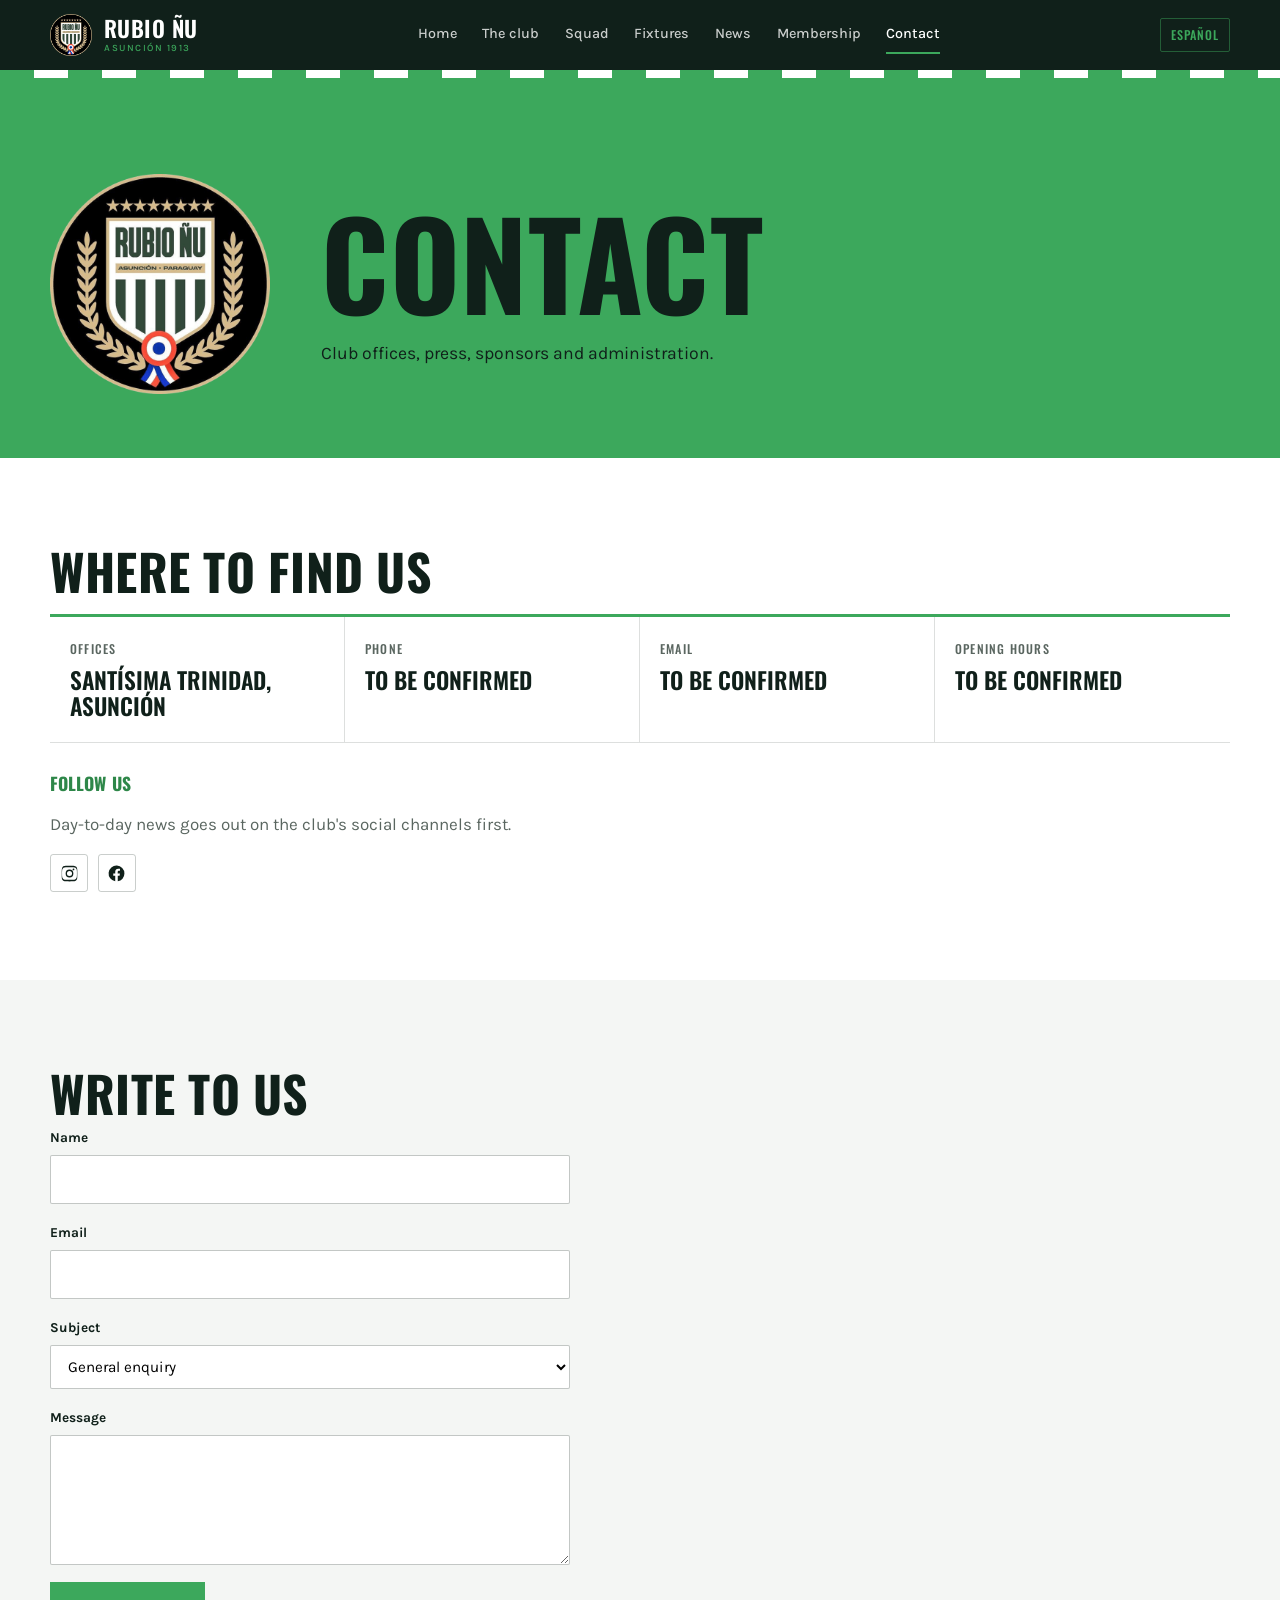
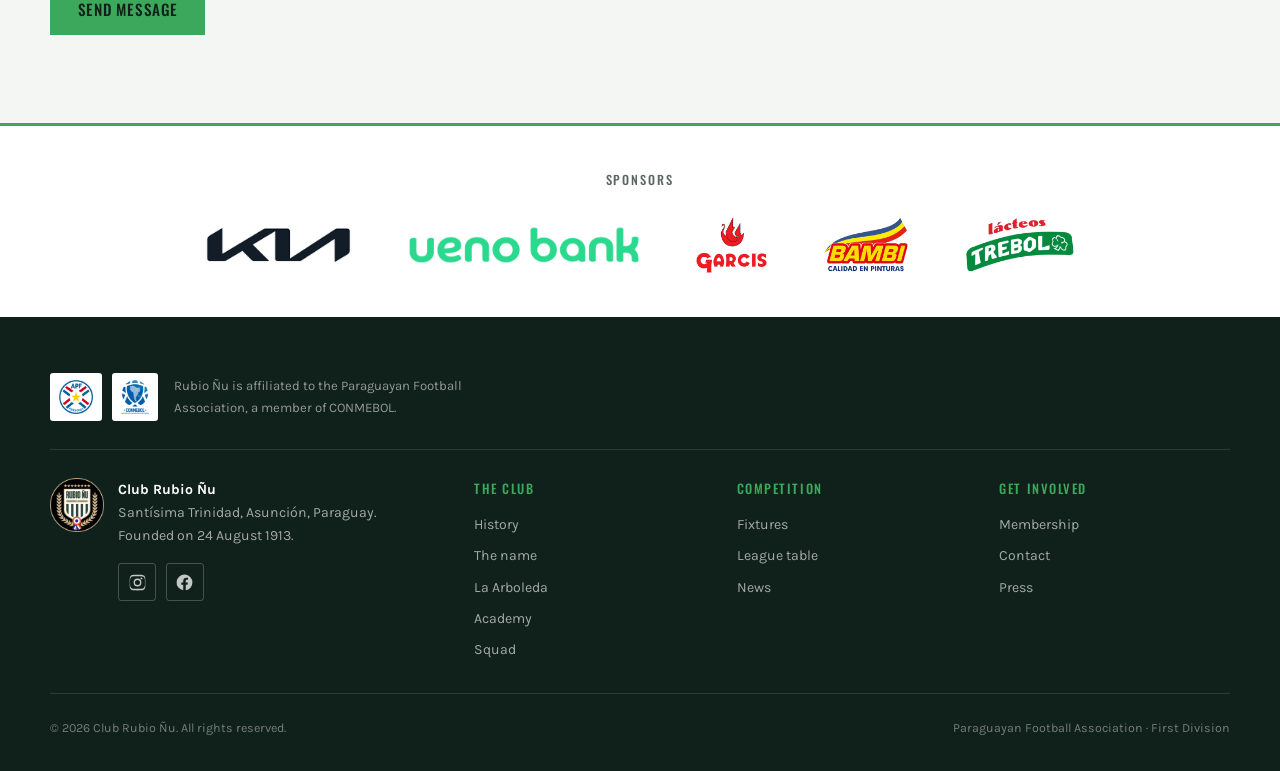
<file: en/contacto.html>
<!DOCTYPE html>
<html lang="en" data-base="../">
<head>
<meta charset="utf-8">
<meta name="viewport" content="width=device-width, initial-scale=1">
<title>Contact · Club Rubio Ñu</title>
<meta name="description" content="Contact details for Club Rubio Ñu.">
<meta name="robots" content="noindex, nofollow">
<link rel="alternate" hreflang="es" href="../contacto.html">
<link rel="alternate" hreflang="en" href="contacto.html">
<meta property="og:title" content="Contact · Club Rubio Ñu">
<meta property="og:description" content="Contact details for Club Rubio Ñu.">
<meta property="og:type" content="website">
<meta property="og:image" content="../assets/img/escudo.png">
<meta name="theme-color" content="#10201A">
<link rel="icon" href="../assets/img/favicon.png">
<link rel="preconnect" href="https://fonts.googleapis.com">
<link rel="preconnect" href="https://fonts.gstatic.com" crossorigin>
<link href="https://fonts.googleapis.com/css2?family=Karla:ital,wght@0,400;0,500;0,700;1,400&family=Oswald:wght@500;600;700&display=swap" rel="stylesheet">
<link rel="stylesheet" href="../assets/css/main.css">
</head>
<body>
<a class="saltar" href="#contenido">Skip to content</a>

<header class="cabecera">
  <div class="marco cabecera-fila">
    <a class="marca" href="index.html">
      <img src="../assets/img/escudo.png" alt="">
      <span class="marca-texto">Rubio Ñu
        <small>ASUNCIÓN 1913</small>
      </span>
    </a>
    <div class="cabecera-derecha">
      <a class="idioma" href="../contacto.html">Español</a>
      <button class="menu-boton" aria-expanded="false" aria-controls="menu-principal">Menu</button>
    </div>
    <nav class="menu" id="menu-principal" aria-label="Menu">
        <a href="index.html">Home</a>
        <a href="club.html">The club</a>
        <a href="plantel.html">Squad</a>
        <a href="fixture.html">Fixtures</a>
        <a href="noticias.html">News</a>
        <a href="socios.html">Membership</a>
        <a href="contacto.html" aria-current="page">Contact</a>
    </nav>
  </div>
</header>
<div class="filete bastones"></div>

<main id="contenido">

<section class="portada">
  <div class="marco portada-contenido">
    <img class="portada-escudo" src="../assets/img/escudo.png" alt="">
    <div>
      <h1>Contact</h1>
      <p class="portada-bajada">Club offices, press, sponsors and administration.</p>
    </div>
  </div>
</section>

<section class="seccion">
  <div class="marco">
    <h2 class="titulo-seccion">Where to find us</h2>
    <dl class="datos-grilla">
      <div class="dato"><dt>Offices</dt><dd>Santísima Trinidad, Asunción</dd></div>
      <div class="dato"><dt>Phone</dt><dd>To be confirmed</dd></div>
      <div class="dato"><dt>Email</dt><dd>To be confirmed</dd></div>
      <div class="dato"><dt>Opening hours</dt><dd>To be confirmed</dd></div>
    </dl>
    <div style="margin-top:2rem">
      <h3 style="font-size:1.1rem;color:var(--verde-hondo);margin-bottom:0.75rem">Follow us</h3>
      <p class="entrada" style="margin-bottom:1rem">Day-to-day news goes out on the club's social
      channels first.</p>
      <div class="redes redes-claro">
        <a href="https://www.instagram.com/rubionu.1913/" target="_blank" rel="noopener" aria-label="Instagram"><svg viewBox="0 0 24 24" aria-hidden="true"><path d="M12 2.2c3.2 0 3.6 0 4.9.07 1.2.05 1.8.25 2.2.42.6.22 1 .48 1.4.9.43.42.7.83.9 1.4.18.4.38 1 .43 2.2.06 1.3.07 1.7.07 4.9s0 3.6-.07 4.9c-.05 1.2-.25 1.8-.42 2.2-.22.6-.48 1-.9 1.4-.42.43-.83.7-1.4.9-.4.18-1 .38-2.2.43-1.3.06-1.7.07-4.9.07s-3.6 0-4.9-.07c-1.2-.05-1.8-.25-2.2-.42-.6-.22-1-.48-1.4-.9-.43-.42-.7-.83-.9-1.4-.18-.4-.38-1-.43-2.2C2.2 15.6 2.2 15.2 2.2 12s0-3.6.07-4.9c.05-1.2.25-1.8.42-2.2.22-.6.48-1 .9-1.4.42-.43.83-.7 1.4-.9.4-.18 1-.38 2.2-.43C8.4 2.2 8.8 2.2 12 2.2zm0 1.8c-3.1 0-3.5 0-4.7.07-1.1.05-1.7.24-2.1.4-.5.2-.9.44-1.3.83-.4.4-.63.8-.83 1.3-.16.4-.35 1-.4 2.1C2.6 9.9 2.6 10.3 2.6 12s0 2.1.07 3.3c.05 1.1.24 1.7.4 2.1.2.5.44.9.83 1.3.4.4.8.63 1.3.83.4.16 1 .35 2.1.4 1.2.07 1.6.07 4.7.07s3.5 0 4.7-.07c1.1-.05 1.7-.24 2.1-.4.5-.2.9-.44 1.3-.83.4-.4.63-.8.83-1.3.16-.4.35-1 .4-2.1.07-1.2.07-1.6.07-3.3s0-2.1-.07-3.3c-.05-1.1-.24-1.7-.4-2.1-.2-.5-.44-.9-.83-1.3-.4-.4-.8-.63-1.3-.83-.4-.16-1-.35-2.1-.4C15.5 4 15.1 4 12 4zm0 3.1a4.9 4.9 0 110 9.8 4.9 4.9 0 010-9.8zm0 8.1a3.2 3.2 0 100-6.4 3.2 3.2 0 000 6.4zm6.2-8.3a1.15 1.15 0 11-2.3 0 1.15 1.15 0 012.3 0z"/></svg></a>
        <a href="https://www.facebook.com/clubrubionu" target="_blank" rel="noopener" aria-label="Facebook"><svg viewBox="0 0 24 24" aria-hidden="true"><path d="M22 12a10 10 0 10-11.6 9.9v-7H7.9V12h2.5V9.8c0-2.5 1.5-3.9 3.8-3.9 1.1 0 2.2.2 2.2.2v2.5h-1.3c-1.2 0-1.6.8-1.6 1.6V12h2.8l-.4 2.9h-2.3v7A10 10 0 0022 12z"/></svg></a>
      </div>
    </div>
  </div>
</section>

<section class="seccion seccion-gris" id="prensa">
  <div class="marco">
    <h2 class="titulo-seccion">Write to us</h2>
    <form class="formulario" method="post" action="#">
      <div class="campo">
        <label for="c-nombre">Name</label>
        <input id="c-nombre" name="nombre" type="text" required>
      </div>
      <div class="campo">
        <label for="c-mail">Email</label>
        <input id="c-mail" name="email" type="email" required>
      </div>
      <div class="campo">
        <label for="c-motivo">Subject</label>
        <select id="c-motivo" name="motivo">
          <option>General enquiry</option>
          <option>Press</option>
          <option>Sponsorship and commercial</option>
          <option>Academy and scouting</option>
        </select>
      </div>
      <div class="campo">
        <label for="c-mensaje">Message</label>
        <textarea id="c-mensaje" name="mensaje" required></textarea>
      </div>
      <div><button class="boton" type="submit">Send message</button></div>
    </form>
  </div>
</section>
<section class="banda-sponsors">
  <div class="marco">
    <p class="rotulo-sponsors">SPONSORS</p>
    <div class="grilla-sponsors">
        <img src="../assets/img/sponsors/kia.png" alt="Kia" class="" loading="lazy">
        <img src="../assets/img/sponsors/ueno-bank.png" alt="ueno bank" class="" loading="lazy">
        <img src="../assets/img/sponsors/garcis.png" alt="Garcis" class="alto" loading="lazy">
        <img src="../assets/img/sponsors/bambi.png" alt="Bambi" class="alto" loading="lazy">
        <img src="../assets/img/sponsors/lacteos-trebol.png" alt="Lácteos Trébol" class="alto" loading="lazy">
    </div>
  </div>
</section>

</main>

<footer class="pie">
  <div class="marco">
    <div class="instituciones">
      <div class="instituciones-escudos">
        <span><img src="../assets/img/instituciones/apf.png" alt="Asociación Paraguaya de Fútbol"></span>
        <span><img src="../assets/img/instituciones/conmebol.png" alt="CONMEBOL"></span>
      </div>
      <p>Rubio Ñu is affiliated to the Paraguayan Football Association, a member of CONMEBOL.</p>
    </div>
    <div class="pie-grilla">
      <div class="pie-escudo">
        <img src="../assets/img/escudo.png" alt="">
        <div>
          <strong style="color:var(--blanco)">Club Rubio Ñu</strong><br>
          Santísima Trinidad, Asunción, Paraguay.<br>Founded on 24 August 1913.
      <div class="redes ">
        <a href="https://www.instagram.com/rubionu.1913/" target="_blank" rel="noopener" aria-label="Instagram"><svg viewBox="0 0 24 24" aria-hidden="true"><path d="M12 2.2c3.2 0 3.6 0 4.9.07 1.2.05 1.8.25 2.2.42.6.22 1 .48 1.4.9.43.42.7.83.9 1.4.18.4.38 1 .43 2.2.06 1.3.07 1.7.07 4.9s0 3.6-.07 4.9c-.05 1.2-.25 1.8-.42 2.2-.22.6-.48 1-.9 1.4-.42.43-.83.7-1.4.9-.4.18-1 .38-2.2.43-1.3.06-1.7.07-4.9.07s-3.6 0-4.9-.07c-1.2-.05-1.8-.25-2.2-.42-.6-.22-1-.48-1.4-.9-.43-.42-.7-.83-.9-1.4-.18-.4-.38-1-.43-2.2C2.2 15.6 2.2 15.2 2.2 12s0-3.6.07-4.9c.05-1.2.25-1.8.42-2.2.22-.6.48-1 .9-1.4.42-.43.83-.7 1.4-.9.4-.18 1-.38 2.2-.43C8.4 2.2 8.8 2.2 12 2.2zm0 1.8c-3.1 0-3.5 0-4.7.07-1.1.05-1.7.24-2.1.4-.5.2-.9.44-1.3.83-.4.4-.63.8-.83 1.3-.16.4-.35 1-.4 2.1C2.6 9.9 2.6 10.3 2.6 12s0 2.1.07 3.3c.05 1.1.24 1.7.4 2.1.2.5.44.9.83 1.3.4.4.8.63 1.3.83.4.16 1 .35 2.1.4 1.2.07 1.6.07 4.7.07s3.5 0 4.7-.07c1.1-.05 1.7-.24 2.1-.4.5-.2.9-.44 1.3-.83.4-.4.63-.8.83-1.3.16-.4.35-1 .4-2.1.07-1.2.07-1.6.07-3.3s0-2.1-.07-3.3c-.05-1.1-.24-1.7-.4-2.1-.2-.5-.44-.9-.83-1.3-.4-.4-.8-.63-1.3-.83-.4-.16-1-.35-2.1-.4C15.5 4 15.1 4 12 4zm0 3.1a4.9 4.9 0 110 9.8 4.9 4.9 0 010-9.8zm0 8.1a3.2 3.2 0 100-6.4 3.2 3.2 0 000 6.4zm6.2-8.3a1.15 1.15 0 11-2.3 0 1.15 1.15 0 012.3 0z"/></svg></a>
        <a href="https://www.facebook.com/clubrubionu" target="_blank" rel="noopener" aria-label="Facebook"><svg viewBox="0 0 24 24" aria-hidden="true"><path d="M22 12a10 10 0 10-11.6 9.9v-7H7.9V12h2.5V9.8c0-2.5 1.5-3.9 3.8-3.9 1.1 0 2.2.2 2.2.2v2.5h-1.3c-1.2 0-1.6.8-1.6 1.6V12h2.8l-.4 2.9h-2.3v7A10 10 0 0022 12z"/></svg></a>
      </div>
        </div>
      </div>
      <div>
        <h4>THE CLUB</h4>
        <ul>
          <li><a href="club.html">History</a></li>
          <li><a href="club.html#nombre">The name</a></li>
          <li><a href="club.html#estadio">La Arboleda</a></li>
          <li><a href="club.html#inferiores">Academy</a></li>
          <li><a href="plantel.html">Squad</a></li>
        </ul>
      </div>
      <div>
        <h4>COMPETITION</h4>
        <ul>
          <li><a href="fixture.html">Fixtures</a></li>
          <li><a href="fixture.html#tabla">League table</a></li>
          <li><a href="noticias.html">News</a></li>
        </ul>
      </div>
      <div>
        <h4>GET INVOLVED</h4>
        <ul>
          <li><a href="socios.html">Membership</a></li>
          <li><a href="contacto.html">Contact</a></li>
          <li><a href="contacto.html#prensa">Press</a></li>
        </ul>
      </div>
    </div>
    <div class="pie-legal">
      <span>© 2026 Club Rubio Ñu. All rights reserved.</span>
      <span>Paraguayan Football Association · First Division</span>
    </div>
  </div>
</footer>

<script src="../assets/js/main.js"></script>
</body>
</html>
</file>
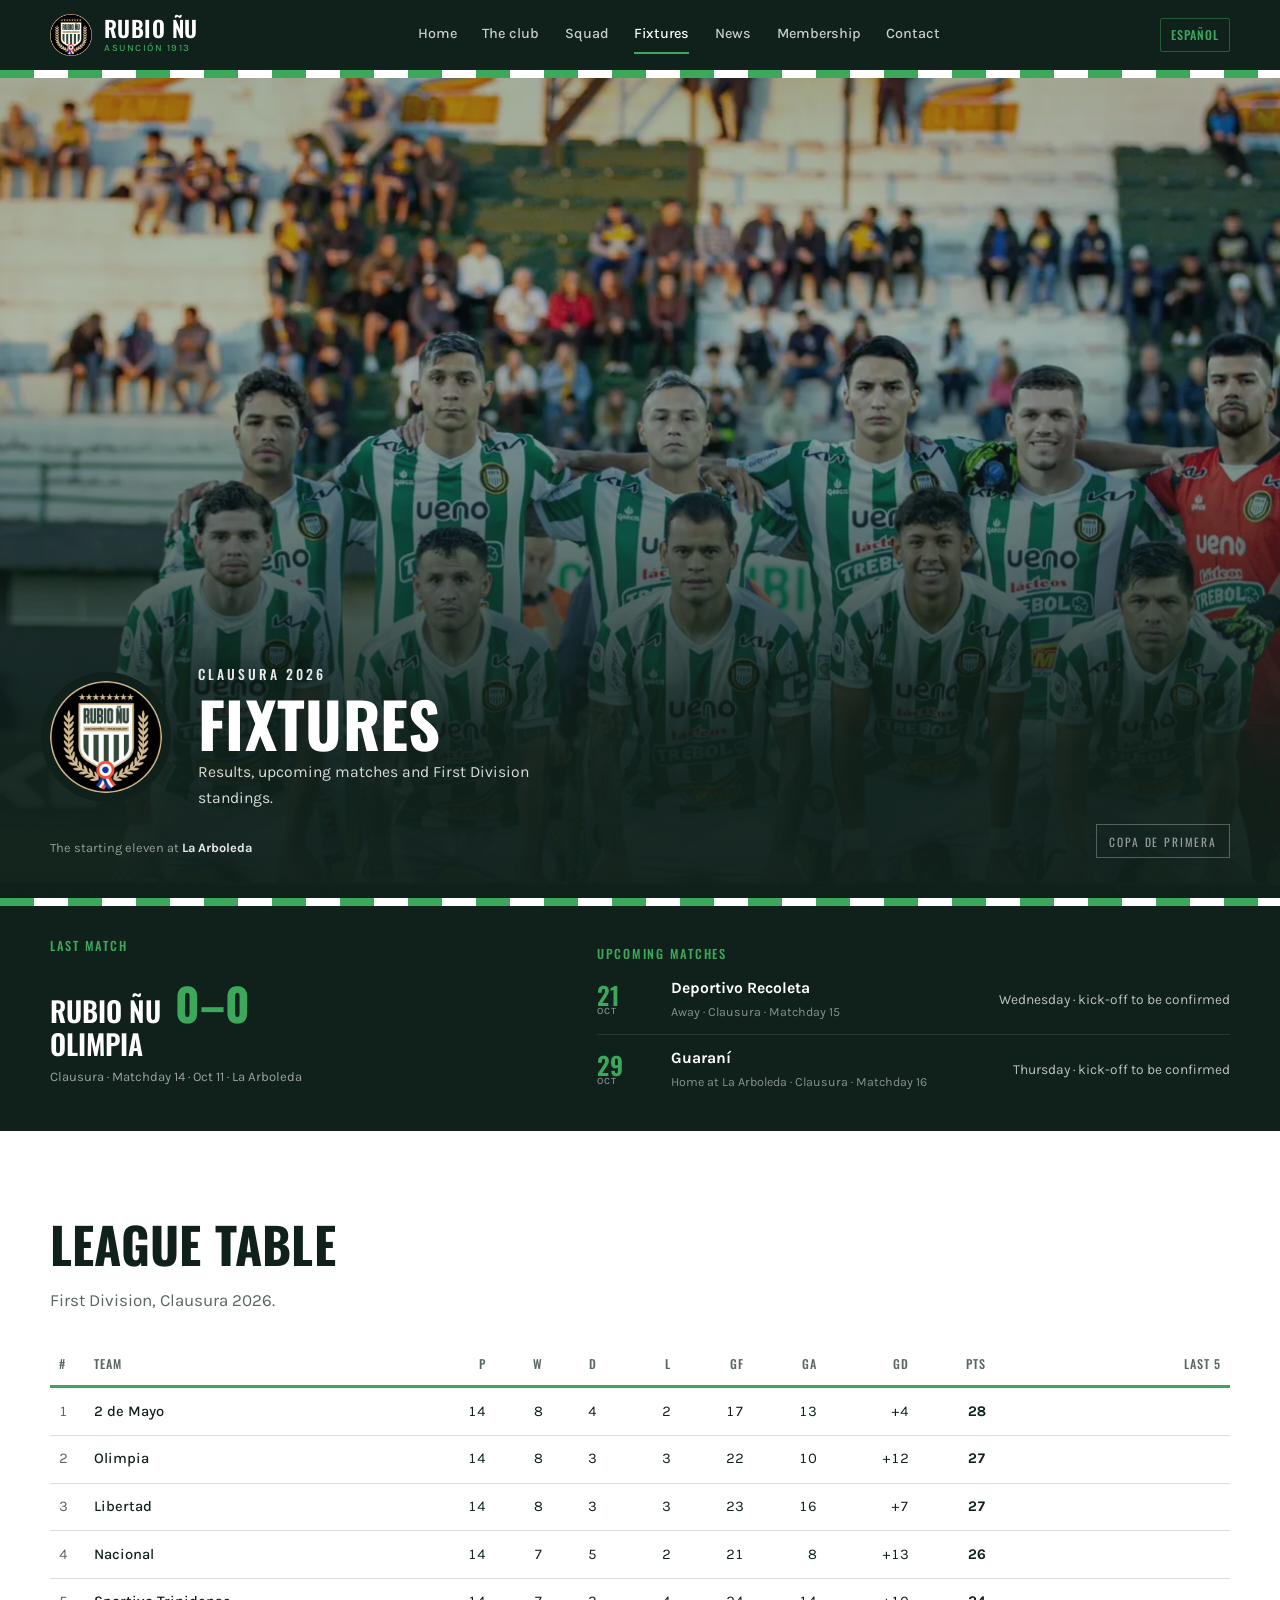
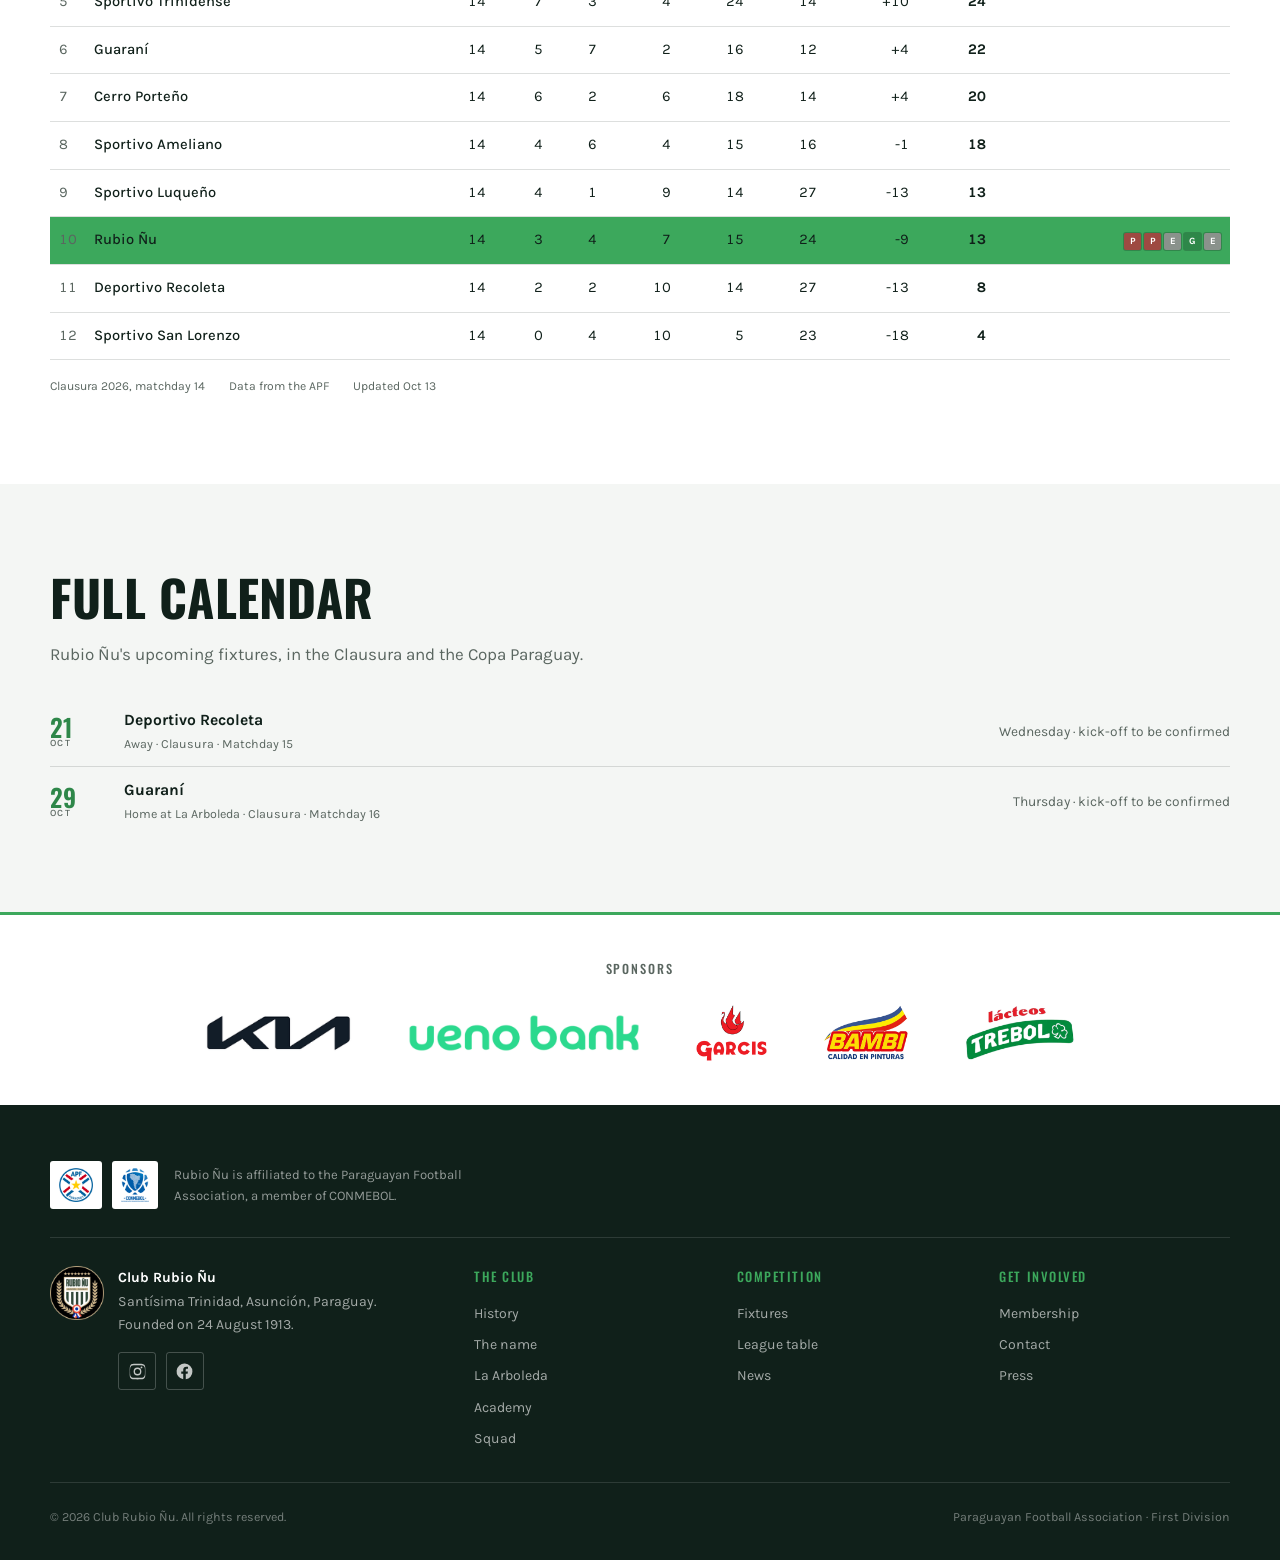
<file: en/fixture.html>
<!DOCTYPE html>
<html lang="en" data-base="../">
<head>
<meta charset="utf-8">
<meta name="viewport" content="width=device-width, initial-scale=1">
<title>Fixtures · Club Rubio Ñu</title>
<meta name="description" content="Club Rubio Ñu fixtures, results and league table.">
<meta name="robots" content="noindex, nofollow">
<link rel="alternate" hreflang="es" href="../fixture.html">
<link rel="alternate" hreflang="en" href="fixture.html">
<meta property="og:title" content="Fixtures · Club Rubio Ñu">
<meta property="og:description" content="Club Rubio Ñu fixtures, results and league table.">
<meta property="og:type" content="website">
<meta property="og:image" content="../assets/img/escudo.png">
<meta name="theme-color" content="#10201A">
<link rel="icon" href="../assets/img/favicon.png">
<link rel="preconnect" href="https://fonts.googleapis.com">
<link rel="preconnect" href="https://fonts.gstatic.com" crossorigin>
<link href="https://fonts.googleapis.com/css2?family=Karla:ital,wght@0,400;0,500;0,700;1,400&family=Oswald:wght@500;600;700&display=swap" rel="stylesheet">
<link rel="stylesheet" href="../assets/css/main.css">
</head>
<body>
<a class="saltar" href="#contenido">Skip to content</a>

<header class="cabecera">
  <div class="marco cabecera-fila">
    <a class="marca" href="index.html">
      <img src="../assets/img/escudo.png" alt="">
      <span class="marca-texto">Rubio Ñu
        <small>ASUNCIÓN 1913</small>
      </span>
    </a>
    <div class="cabecera-derecha">
      <a class="idioma" href="../fixture.html">Español</a>
      <button class="menu-boton" aria-expanded="false" aria-controls="menu-principal">Menu</button>
    </div>
    <nav class="menu" id="menu-principal" aria-label="Menu">
        <a href="index.html">Home</a>
        <a href="club.html">The club</a>
        <a href="plantel.html">Squad</a>
        <a href="fixture.html" aria-current="page">Fixtures</a>
        <a href="noticias.html">News</a>
        <a href="socios.html">Membership</a>
        <a href="contacto.html">Contact</a>
    </nav>
  </div>
</header>
<div class="filete bastones"></div>

<main id="contenido">

<section class="portada-foto portada-interior">
  <div class="fondo" style="background-image:url('../assets/img/once-arboleda.webp')"></div>
  <div class="velo"></div>
  <div class="marco">
    <div class="placa">
      <img src="../assets/img/escudo.png" alt="">
      <div>
        <p class="placa-kicker">Clausura 2026</p>
        <h1>Fixtures</h1>
        <p class="lema">Results, upcoming matches and First Division standings.</p>
      </div>
    </div>
    <div class="pie-foto">
      <span>The starting eleven at <b>La Arboleda</b></span>
      <span class="sello">Copa de Primera</span>
    </div>
  </div>
</section>
<div class="filete bastones"></div>

<section class="franja-partido">
  <div class="marco partido-grilla">
    <div data-ultimo><p class="cargando">Loading result…</p></div>
    <div class="divisoria" aria-hidden="true"></div>
    <div data-proximos><p class="cargando">Loading fixtures…</p></div>
  </div>
</section>

<section class="seccion" id="tabla">
  <div class="marco">
    <h2 class="titulo-seccion">League table</h2>
    <p class="entrada">First Division, Clausura 2026.</p>
    <div data-tabla="completa"><p class="cargando">Loading table…</p></div>
  </div>
</section>

<section class="seccion seccion-gris">
  <div class="marco">
    <h2 class="titulo-seccion">Full calendar</h2>
    <p class="entrada">Rubio Ñu's upcoming fixtures, in the Clausura and the Copa Paraguay.</p>
    <div data-calendario><p class="cargando">Loading calendar…</p></div>
  </div>
</section>
<section class="banda-sponsors">
  <div class="marco">
    <p class="rotulo-sponsors">SPONSORS</p>
    <div class="grilla-sponsors">
        <img src="../assets/img/sponsors/kia.png" alt="Kia" class="" loading="lazy">
        <img src="../assets/img/sponsors/ueno-bank.png" alt="ueno bank" class="" loading="lazy">
        <img src="../assets/img/sponsors/garcis.png" alt="Garcis" class="alto" loading="lazy">
        <img src="../assets/img/sponsors/bambi.png" alt="Bambi" class="alto" loading="lazy">
        <img src="../assets/img/sponsors/lacteos-trebol.png" alt="Lácteos Trébol" class="alto" loading="lazy">
    </div>
  </div>
</section>

</main>

<footer class="pie">
  <div class="marco">
    <div class="instituciones">
      <div class="instituciones-escudos">
        <span><img src="../assets/img/instituciones/apf.png" alt="Asociación Paraguaya de Fútbol"></span>
        <span><img src="../assets/img/instituciones/conmebol.png" alt="CONMEBOL"></span>
      </div>
      <p>Rubio Ñu is affiliated to the Paraguayan Football Association, a member of CONMEBOL.</p>
    </div>
    <div class="pie-grilla">
      <div class="pie-escudo">
        <img src="../assets/img/escudo.png" alt="">
        <div>
          <strong style="color:var(--blanco)">Club Rubio Ñu</strong><br>
          Santísima Trinidad, Asunción, Paraguay.<br>Founded on 24 August 1913.
      <div class="redes ">
        <a href="https://www.instagram.com/rubionu.1913/" target="_blank" rel="noopener" aria-label="Instagram"><svg viewBox="0 0 24 24" aria-hidden="true"><path d="M12 2.2c3.2 0 3.6 0 4.9.07 1.2.05 1.8.25 2.2.42.6.22 1 .48 1.4.9.43.42.7.83.9 1.4.18.4.38 1 .43 2.2.06 1.3.07 1.7.07 4.9s0 3.6-.07 4.9c-.05 1.2-.25 1.8-.42 2.2-.22.6-.48 1-.9 1.4-.42.43-.83.7-1.4.9-.4.18-1 .38-2.2.43-1.3.06-1.7.07-4.9.07s-3.6 0-4.9-.07c-1.2-.05-1.8-.25-2.2-.42-.6-.22-1-.48-1.4-.9-.43-.42-.7-.83-.9-1.4-.18-.4-.38-1-.43-2.2C2.2 15.6 2.2 15.2 2.2 12s0-3.6.07-4.9c.05-1.2.25-1.8.42-2.2.22-.6.48-1 .9-1.4.42-.43.83-.7 1.4-.9.4-.18 1-.38 2.2-.43C8.4 2.2 8.8 2.2 12 2.2zm0 1.8c-3.1 0-3.5 0-4.7.07-1.1.05-1.7.24-2.1.4-.5.2-.9.44-1.3.83-.4.4-.63.8-.83 1.3-.16.4-.35 1-.4 2.1C2.6 9.9 2.6 10.3 2.6 12s0 2.1.07 3.3c.05 1.1.24 1.7.4 2.1.2.5.44.9.83 1.3.4.4.8.63 1.3.83.4.16 1 .35 2.1.4 1.2.07 1.6.07 4.7.07s3.5 0 4.7-.07c1.1-.05 1.7-.24 2.1-.4.5-.2.9-.44 1.3-.83.4-.4.63-.8.83-1.3.16-.4.35-1 .4-2.1.07-1.2.07-1.6.07-3.3s0-2.1-.07-3.3c-.05-1.1-.24-1.7-.4-2.1-.2-.5-.44-.9-.83-1.3-.4-.4-.8-.63-1.3-.83-.4-.16-1-.35-2.1-.4C15.5 4 15.1 4 12 4zm0 3.1a4.9 4.9 0 110 9.8 4.9 4.9 0 010-9.8zm0 8.1a3.2 3.2 0 100-6.4 3.2 3.2 0 000 6.4zm6.2-8.3a1.15 1.15 0 11-2.3 0 1.15 1.15 0 012.3 0z"/></svg></a>
        <a href="https://www.facebook.com/clubrubionu" target="_blank" rel="noopener" aria-label="Facebook"><svg viewBox="0 0 24 24" aria-hidden="true"><path d="M22 12a10 10 0 10-11.6 9.9v-7H7.9V12h2.5V9.8c0-2.5 1.5-3.9 3.8-3.9 1.1 0 2.2.2 2.2.2v2.5h-1.3c-1.2 0-1.6.8-1.6 1.6V12h2.8l-.4 2.9h-2.3v7A10 10 0 0022 12z"/></svg></a>
      </div>
        </div>
      </div>
      <div>
        <h4>THE CLUB</h4>
        <ul>
          <li><a href="club.html">History</a></li>
          <li><a href="club.html#nombre">The name</a></li>
          <li><a href="club.html#estadio">La Arboleda</a></li>
          <li><a href="club.html#inferiores">Academy</a></li>
          <li><a href="plantel.html">Squad</a></li>
        </ul>
      </div>
      <div>
        <h4>COMPETITION</h4>
        <ul>
          <li><a href="fixture.html">Fixtures</a></li>
          <li><a href="fixture.html#tabla">League table</a></li>
          <li><a href="noticias.html">News</a></li>
        </ul>
      </div>
      <div>
        <h4>GET INVOLVED</h4>
        <ul>
          <li><a href="socios.html">Membership</a></li>
          <li><a href="contacto.html">Contact</a></li>
          <li><a href="contacto.html#prensa">Press</a></li>
        </ul>
      </div>
    </div>
    <div class="pie-legal">
      <span>© 2026 Club Rubio Ñu. All rights reserved.</span>
      <span>Paraguayan Football Association · First Division</span>
    </div>
  </div>
</footer>

<script src="../assets/js/main.js"></script>
</body>
</html>
</file>
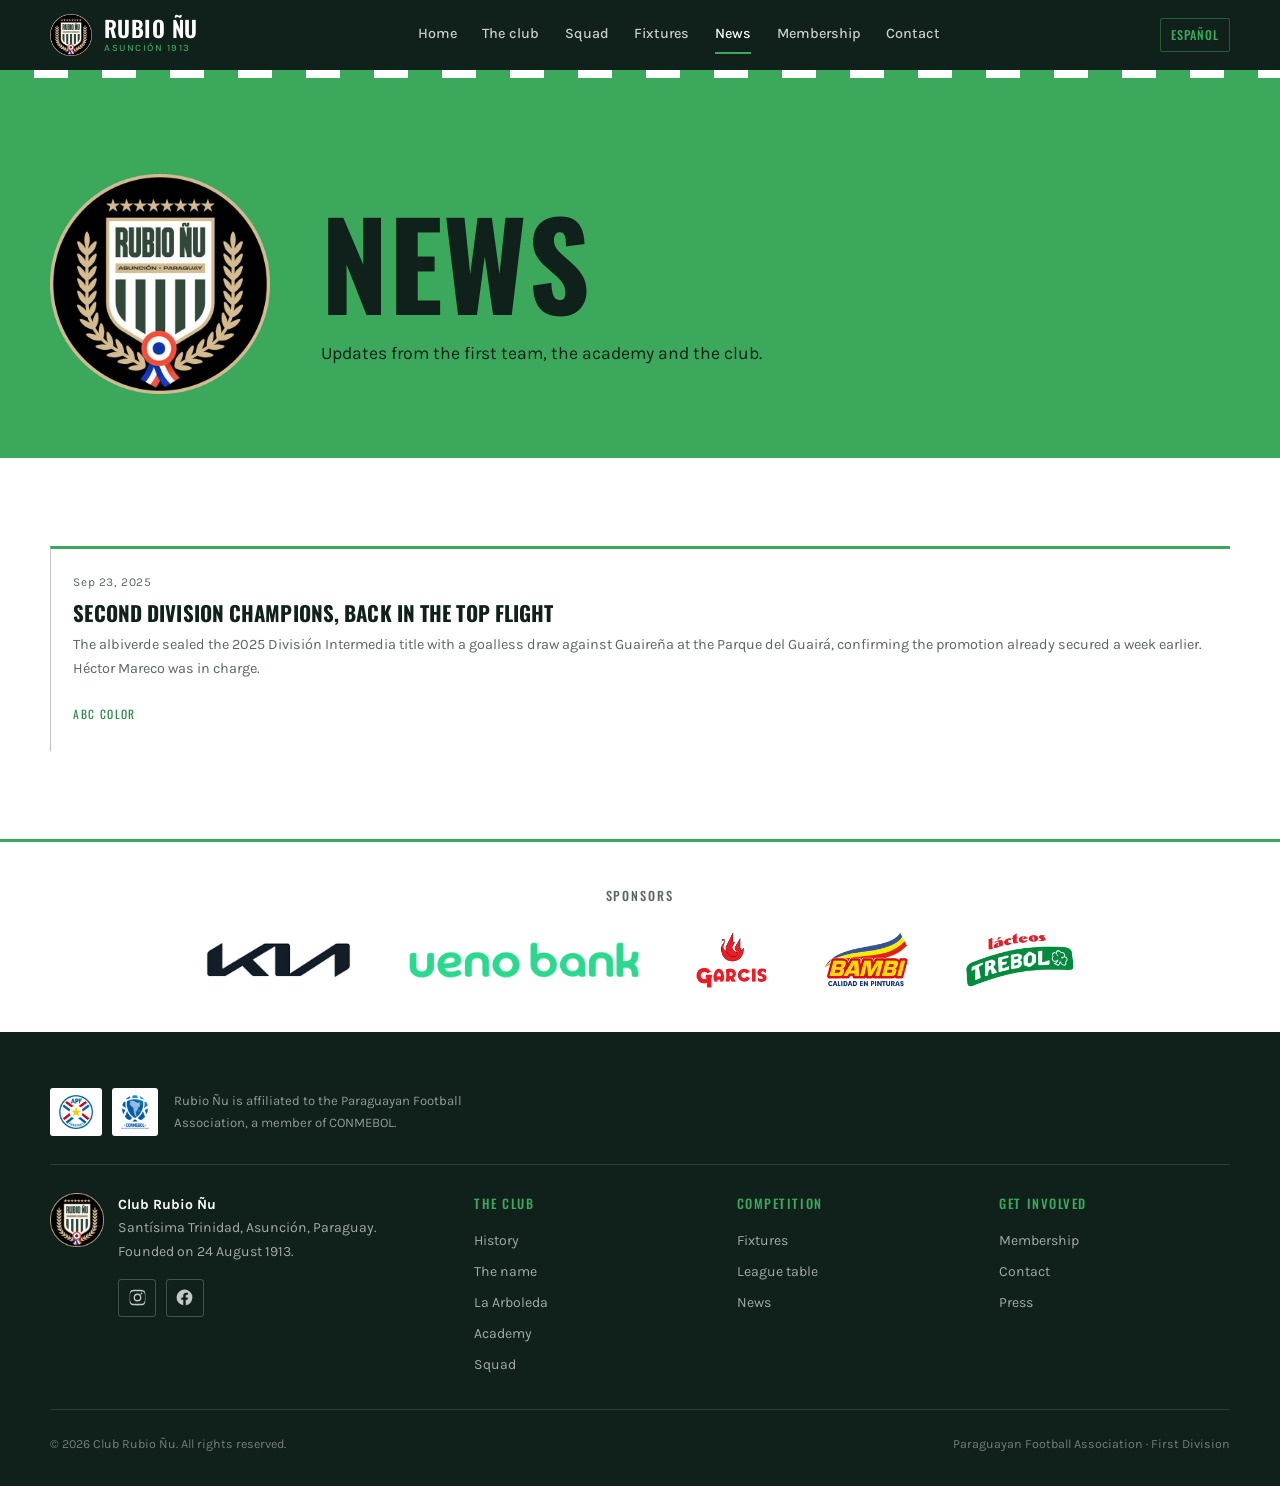
<file: en/noticias.html>
<!DOCTYPE html>
<html lang="en" data-base="../">
<head>
<meta charset="utf-8">
<meta name="viewport" content="width=device-width, initial-scale=1">
<title>News · Club Rubio Ñu</title>
<meta name="description" content="Latest from Club Rubio Ñu.">
<meta name="robots" content="noindex, nofollow">
<link rel="alternate" hreflang="es" href="../noticias.html">
<link rel="alternate" hreflang="en" href="noticias.html">
<meta property="og:title" content="News · Club Rubio Ñu">
<meta property="og:description" content="Latest from Club Rubio Ñu.">
<meta property="og:type" content="website">
<meta property="og:image" content="../assets/img/escudo.png">
<meta name="theme-color" content="#10201A">
<link rel="icon" href="../assets/img/favicon.png">
<link rel="preconnect" href="https://fonts.googleapis.com">
<link rel="preconnect" href="https://fonts.gstatic.com" crossorigin>
<link href="https://fonts.googleapis.com/css2?family=Karla:ital,wght@0,400;0,500;0,700;1,400&family=Oswald:wght@500;600;700&display=swap" rel="stylesheet">
<link rel="stylesheet" href="../assets/css/main.css">
</head>
<body>
<a class="saltar" href="#contenido">Skip to content</a>

<header class="cabecera">
  <div class="marco cabecera-fila">
    <a class="marca" href="index.html">
      <img src="../assets/img/escudo.png" alt="">
      <span class="marca-texto">Rubio Ñu
        <small>ASUNCIÓN 1913</small>
      </span>
    </a>
    <div class="cabecera-derecha">
      <a class="idioma" href="../noticias.html">Español</a>
      <button class="menu-boton" aria-expanded="false" aria-controls="menu-principal">Menu</button>
    </div>
    <nav class="menu" id="menu-principal" aria-label="Menu">
        <a href="index.html">Home</a>
        <a href="club.html">The club</a>
        <a href="plantel.html">Squad</a>
        <a href="fixture.html">Fixtures</a>
        <a href="noticias.html" aria-current="page">News</a>
        <a href="socios.html">Membership</a>
        <a href="contacto.html">Contact</a>
    </nav>
  </div>
</header>
<div class="filete bastones"></div>

<main id="contenido">

<section class="portada">
  <div class="marco portada-contenido">
    <img class="portada-escudo" src="../assets/img/escudo.png" alt="">
    <div>
      <h1>News</h1>
      <p class="portada-bajada">Updates from the first team, the academy and the club.</p>
    </div>
  </div>
</section>

<section class="seccion">
  <div class="marco">
    <div data-noticias><p class="cargando">Loading news…</p></div>
  </div>
</section>
<section class="banda-sponsors">
  <div class="marco">
    <p class="rotulo-sponsors">SPONSORS</p>
    <div class="grilla-sponsors">
        <img src="../assets/img/sponsors/kia.png" alt="Kia" class="" loading="lazy">
        <img src="../assets/img/sponsors/ueno-bank.png" alt="ueno bank" class="" loading="lazy">
        <img src="../assets/img/sponsors/garcis.png" alt="Garcis" class="alto" loading="lazy">
        <img src="../assets/img/sponsors/bambi.png" alt="Bambi" class="alto" loading="lazy">
        <img src="../assets/img/sponsors/lacteos-trebol.png" alt="Lácteos Trébol" class="alto" loading="lazy">
    </div>
  </div>
</section>

</main>

<footer class="pie">
  <div class="marco">
    <div class="instituciones">
      <div class="instituciones-escudos">
        <span><img src="../assets/img/instituciones/apf.png" alt="Asociación Paraguaya de Fútbol"></span>
        <span><img src="../assets/img/instituciones/conmebol.png" alt="CONMEBOL"></span>
      </div>
      <p>Rubio Ñu is affiliated to the Paraguayan Football Association, a member of CONMEBOL.</p>
    </div>
    <div class="pie-grilla">
      <div class="pie-escudo">
        <img src="../assets/img/escudo.png" alt="">
        <div>
          <strong style="color:var(--blanco)">Club Rubio Ñu</strong><br>
          Santísima Trinidad, Asunción, Paraguay.<br>Founded on 24 August 1913.
      <div class="redes ">
        <a href="https://www.instagram.com/rubionu.1913/" target="_blank" rel="noopener" aria-label="Instagram"><svg viewBox="0 0 24 24" aria-hidden="true"><path d="M12 2.2c3.2 0 3.6 0 4.9.07 1.2.05 1.8.25 2.2.42.6.22 1 .48 1.4.9.43.42.7.83.9 1.4.18.4.38 1 .43 2.2.06 1.3.07 1.7.07 4.9s0 3.6-.07 4.9c-.05 1.2-.25 1.8-.42 2.2-.22.6-.48 1-.9 1.4-.42.43-.83.7-1.4.9-.4.18-1 .38-2.2.43-1.3.06-1.7.07-4.9.07s-3.6 0-4.9-.07c-1.2-.05-1.8-.25-2.2-.42-.6-.22-1-.48-1.4-.9-.43-.42-.7-.83-.9-1.4-.18-.4-.38-1-.43-2.2C2.2 15.6 2.2 15.2 2.2 12s0-3.6.07-4.9c.05-1.2.25-1.8.42-2.2.22-.6.48-1 .9-1.4.42-.43.83-.7 1.4-.9.4-.18 1-.38 2.2-.43C8.4 2.2 8.8 2.2 12 2.2zm0 1.8c-3.1 0-3.5 0-4.7.07-1.1.05-1.7.24-2.1.4-.5.2-.9.44-1.3.83-.4.4-.63.8-.83 1.3-.16.4-.35 1-.4 2.1C2.6 9.9 2.6 10.3 2.6 12s0 2.1.07 3.3c.05 1.1.24 1.7.4 2.1.2.5.44.9.83 1.3.4.4.8.63 1.3.83.4.16 1 .35 2.1.4 1.2.07 1.6.07 4.7.07s3.5 0 4.7-.07c1.1-.05 1.7-.24 2.1-.4.5-.2.9-.44 1.3-.83.4-.4.63-.8.83-1.3.16-.4.35-1 .4-2.1.07-1.2.07-1.6.07-3.3s0-2.1-.07-3.3c-.05-1.1-.24-1.7-.4-2.1-.2-.5-.44-.9-.83-1.3-.4-.4-.8-.63-1.3-.83-.4-.16-1-.35-2.1-.4C15.5 4 15.1 4 12 4zm0 3.1a4.9 4.9 0 110 9.8 4.9 4.9 0 010-9.8zm0 8.1a3.2 3.2 0 100-6.4 3.2 3.2 0 000 6.4zm6.2-8.3a1.15 1.15 0 11-2.3 0 1.15 1.15 0 012.3 0z"/></svg></a>
        <a href="https://www.facebook.com/clubrubionu" target="_blank" rel="noopener" aria-label="Facebook"><svg viewBox="0 0 24 24" aria-hidden="true"><path d="M22 12a10 10 0 10-11.6 9.9v-7H7.9V12h2.5V9.8c0-2.5 1.5-3.9 3.8-3.9 1.1 0 2.2.2 2.2.2v2.5h-1.3c-1.2 0-1.6.8-1.6 1.6V12h2.8l-.4 2.9h-2.3v7A10 10 0 0022 12z"/></svg></a>
      </div>
        </div>
      </div>
      <div>
        <h4>THE CLUB</h4>
        <ul>
          <li><a href="club.html">History</a></li>
          <li><a href="club.html#nombre">The name</a></li>
          <li><a href="club.html#estadio">La Arboleda</a></li>
          <li><a href="club.html#inferiores">Academy</a></li>
          <li><a href="plantel.html">Squad</a></li>
        </ul>
      </div>
      <div>
        <h4>COMPETITION</h4>
        <ul>
          <li><a href="fixture.html">Fixtures</a></li>
          <li><a href="fixture.html#tabla">League table</a></li>
          <li><a href="noticias.html">News</a></li>
        </ul>
      </div>
      <div>
        <h4>GET INVOLVED</h4>
        <ul>
          <li><a href="socios.html">Membership</a></li>
          <li><a href="contacto.html">Contact</a></li>
          <li><a href="contacto.html#prensa">Press</a></li>
        </ul>
      </div>
    </div>
    <div class="pie-legal">
      <span>© 2026 Club Rubio Ñu. All rights reserved.</span>
      <span>Paraguayan Football Association · First Division</span>
    </div>
  </div>
</footer>

<script src="../assets/js/main.js"></script>
</body>
</html>
</file>
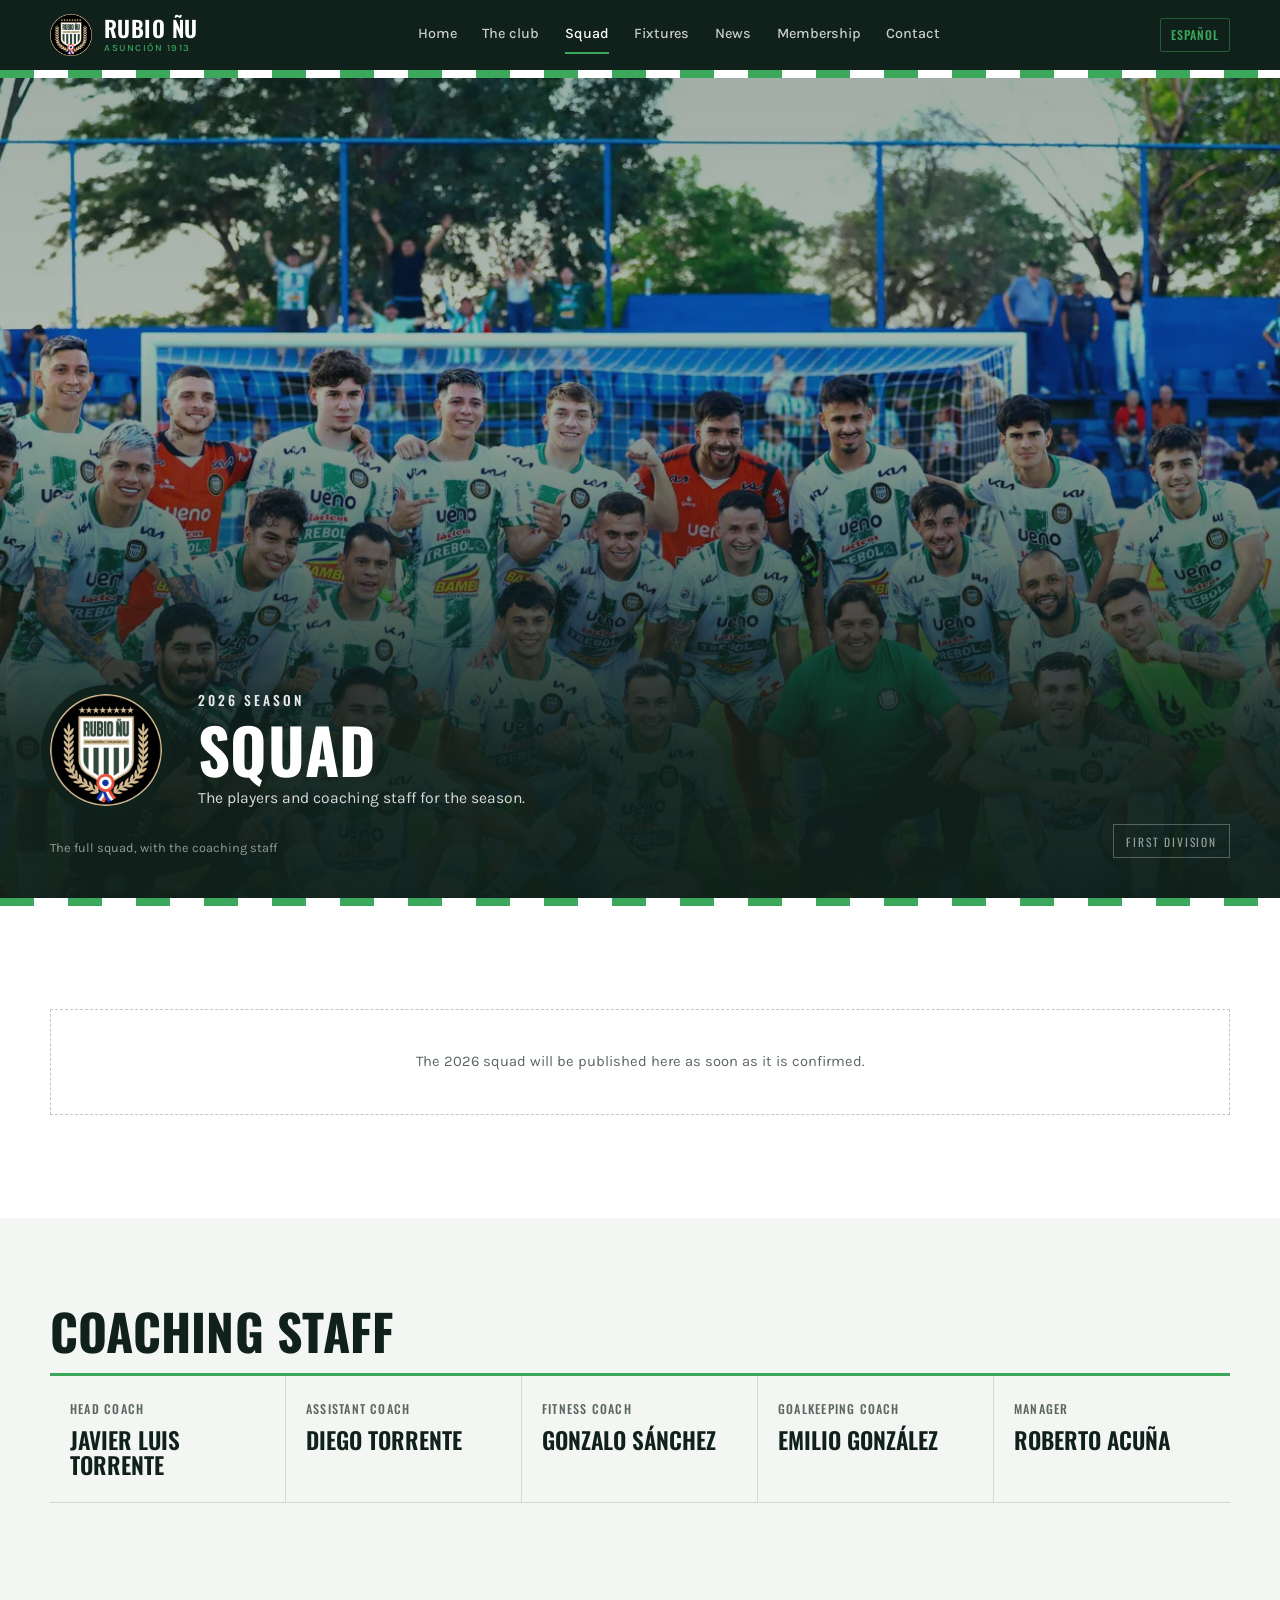
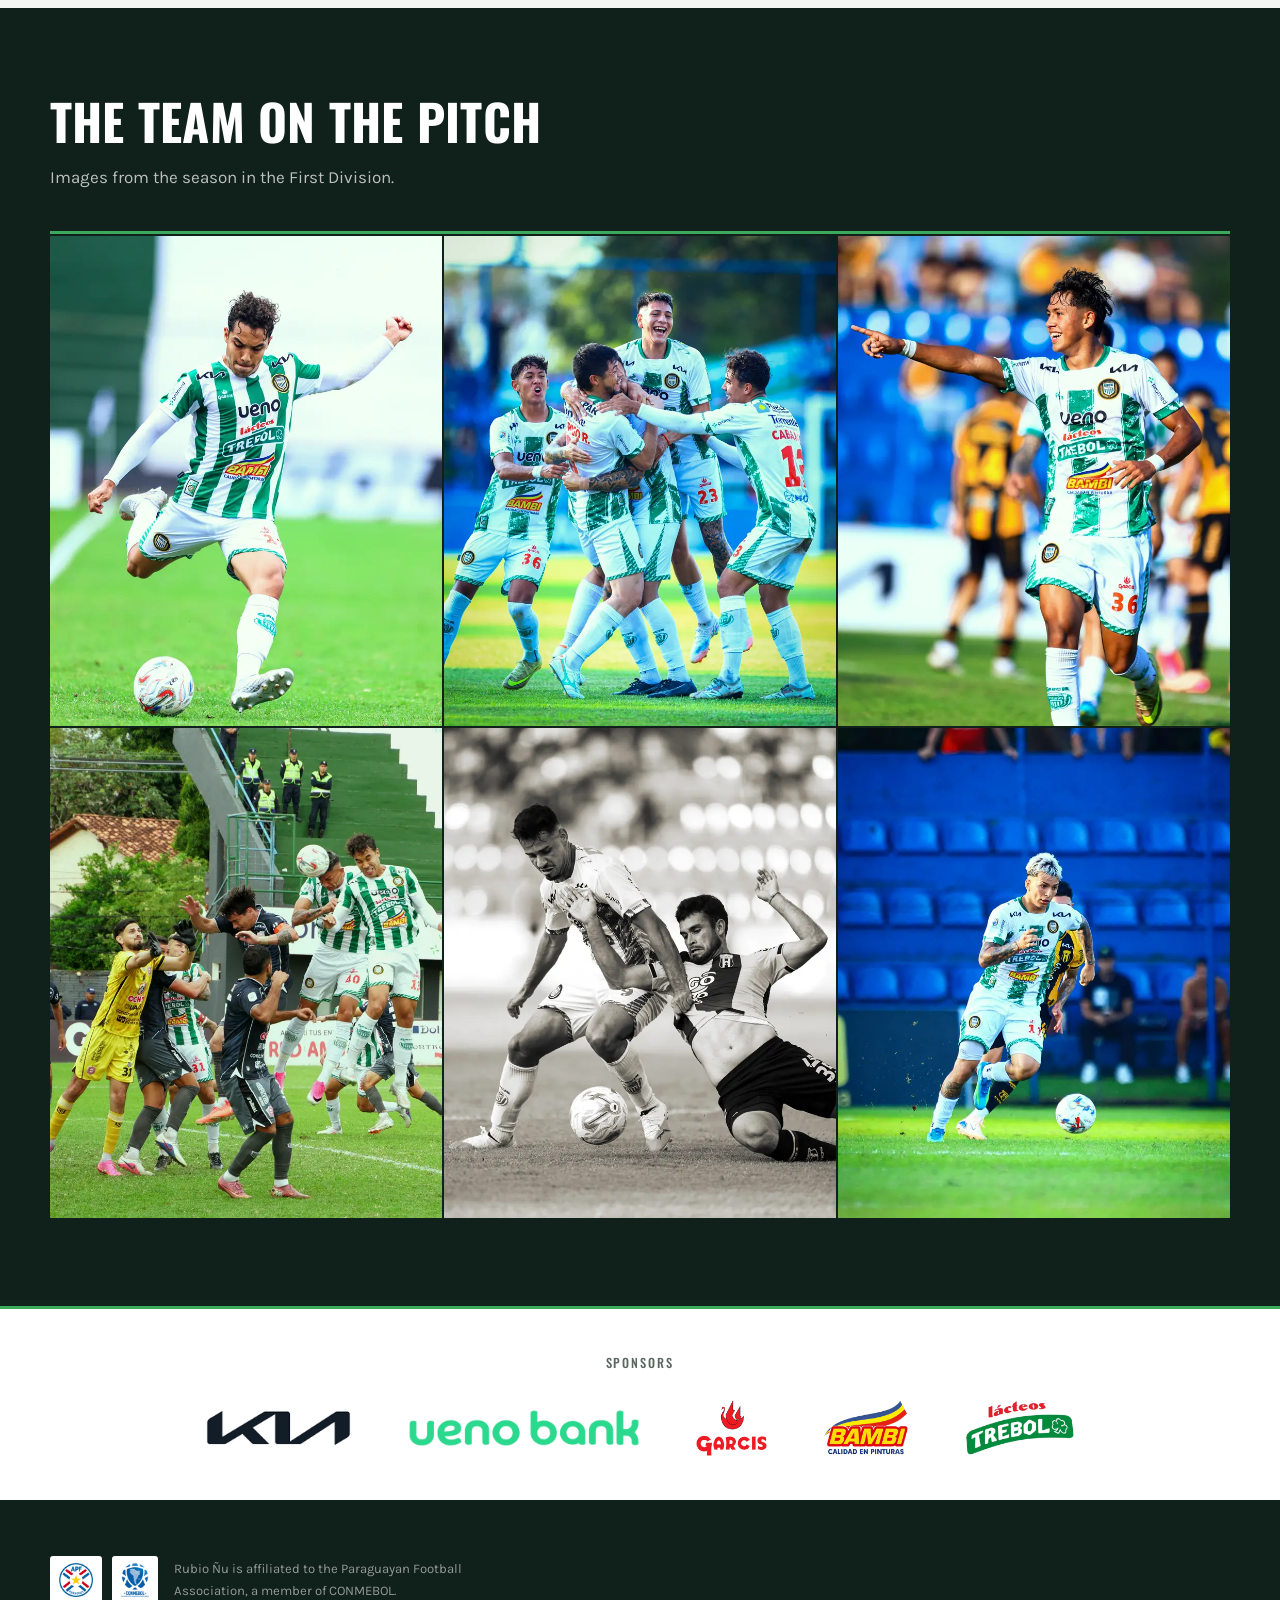
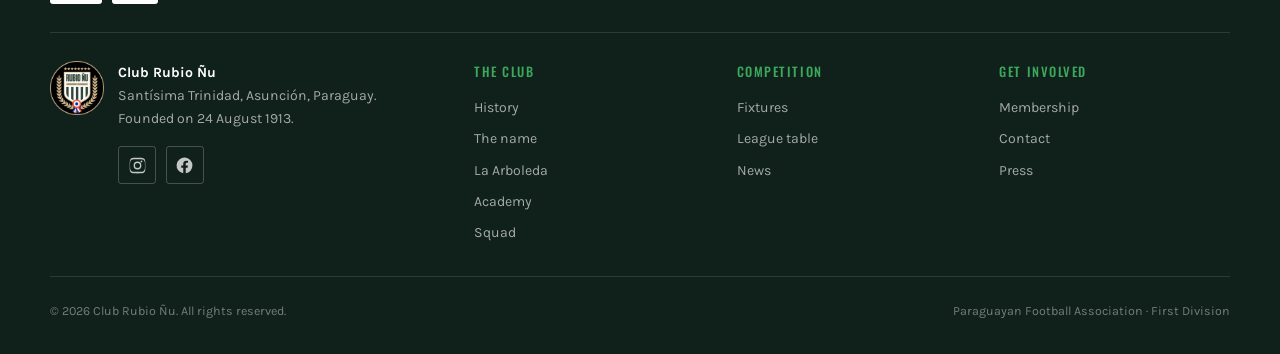
<file: en/plantel.html>
<!DOCTYPE html>
<html lang="en" data-base="../">
<head>
<meta charset="utf-8">
<meta name="viewport" content="width=device-width, initial-scale=1">
<title>Squad · Club Rubio Ñu</title>
<meta name="description" content="Club Rubio Ñu first-team squad and coaching staff, 2026 season.">
<meta name="robots" content="noindex, nofollow">
<link rel="alternate" hreflang="es" href="../plantel.html">
<link rel="alternate" hreflang="en" href="plantel.html">
<meta property="og:title" content="Squad · Club Rubio Ñu">
<meta property="og:description" content="Club Rubio Ñu first-team squad and coaching staff, 2026 season.">
<meta property="og:type" content="website">
<meta property="og:image" content="../assets/img/escudo.png">
<meta name="theme-color" content="#10201A">
<link rel="icon" href="../assets/img/favicon.png">
<link rel="preconnect" href="https://fonts.googleapis.com">
<link rel="preconnect" href="https://fonts.gstatic.com" crossorigin>
<link href="https://fonts.googleapis.com/css2?family=Karla:ital,wght@0,400;0,500;0,700;1,400&family=Oswald:wght@500;600;700&display=swap" rel="stylesheet">
<link rel="stylesheet" href="../assets/css/main.css">
</head>
<body>
<a class="saltar" href="#contenido">Skip to content</a>

<header class="cabecera">
  <div class="marco cabecera-fila">
    <a class="marca" href="index.html">
      <img src="../assets/img/escudo.png" alt="">
      <span class="marca-texto">Rubio Ñu
        <small>ASUNCIÓN 1913</small>
      </span>
    </a>
    <div class="cabecera-derecha">
      <a class="idioma" href="../plantel.html">Español</a>
      <button class="menu-boton" aria-expanded="false" aria-controls="menu-principal">Menu</button>
    </div>
    <nav class="menu" id="menu-principal" aria-label="Menu">
        <a href="index.html">Home</a>
        <a href="club.html">The club</a>
        <a href="plantel.html" aria-current="page">Squad</a>
        <a href="fixture.html">Fixtures</a>
        <a href="noticias.html">News</a>
        <a href="socios.html">Membership</a>
        <a href="contacto.html">Contact</a>
    </nav>
  </div>
</header>
<div class="filete bastones"></div>

<main id="contenido">

<section class="portada-foto portada-interior">
  <div class="fondo" style="background-image:url('../assets/img/plantel-2026.webp')"></div>
  <div class="velo"></div>
  <div class="marco">
    <div class="placa">
      <img src="../assets/img/escudo.png" alt="">
      <div>
        <p class="placa-kicker">2026 season</p>
        <h1>Squad</h1>
        <p class="lema">The players and coaching staff for the season.</p>
      </div>
    </div>
    <div class="pie-foto">
      <span>The full squad, with the coaching staff</span>
      <span class="sello">First Division</span>
    </div>
  </div>
</section>
<div class="filete bastones"></div>

<section class="seccion">
  <div class="marco">
    <div data-plantel><p class="cargando">Loading squad…</p></div>
  </div>
</section>

<section class="seccion seccion-gris">
  <div class="marco">
    <h2 class="titulo-seccion">Coaching staff</h2>
    <div data-cuerpo-tecnico><p class="cargando">Loading…</p></div>
  </div>
</section>

<section class="seccion seccion-tinta textura-diagonal">
  <div class="marco">
    <h2 class="titulo-seccion">The team on the pitch</h2>
    <p class="entrada">Images from the season in the First Division.</p>
    <div class="galeria-accion">
      <img src="../assets/img/accion-remate.webp" alt="Rubio Ñu player about to shoot" loading="lazy" width="760" height="950">
      <img src="../assets/img/accion-festejo.webp" alt="Rubio Ñu players celebrating a goal together" loading="lazy" width="760" height="950">
      <img src="../assets/img/accion-grito.webp" alt="Rubio Ñu player celebrating and pointing to the stand" loading="lazy" width="760" height="950">
      <img src="../assets/img/accion-cabezazo.webp" alt="Aerial duel inside the box at La Arboleda" loading="lazy" width="760" height="950">
      <img src="../assets/img/accion-duelo.webp" alt="Battle for the ball, in black and white" loading="lazy" width="760" height="950">
      <img src="../assets/img/accion-conduccion.webp" alt="Rubio Ñu player running with the ball" loading="lazy" width="760" height="950">
    </div>
  </div>
</section>
<section class="banda-sponsors">
  <div class="marco">
    <p class="rotulo-sponsors">SPONSORS</p>
    <div class="grilla-sponsors">
        <img src="../assets/img/sponsors/kia.png" alt="Kia" class="" loading="lazy">
        <img src="../assets/img/sponsors/ueno-bank.png" alt="ueno bank" class="" loading="lazy">
        <img src="../assets/img/sponsors/garcis.png" alt="Garcis" class="alto" loading="lazy">
        <img src="../assets/img/sponsors/bambi.png" alt="Bambi" class="alto" loading="lazy">
        <img src="../assets/img/sponsors/lacteos-trebol.png" alt="Lácteos Trébol" class="alto" loading="lazy">
    </div>
  </div>
</section>

</main>

<footer class="pie">
  <div class="marco">
    <div class="instituciones">
      <div class="instituciones-escudos">
        <span><img src="../assets/img/instituciones/apf.png" alt="Asociación Paraguaya de Fútbol"></span>
        <span><img src="../assets/img/instituciones/conmebol.png" alt="CONMEBOL"></span>
      </div>
      <p>Rubio Ñu is affiliated to the Paraguayan Football Association, a member of CONMEBOL.</p>
    </div>
    <div class="pie-grilla">
      <div class="pie-escudo">
        <img src="../assets/img/escudo.png" alt="">
        <div>
          <strong style="color:var(--blanco)">Club Rubio Ñu</strong><br>
          Santísima Trinidad, Asunción, Paraguay.<br>Founded on 24 August 1913.
      <div class="redes ">
        <a href="https://www.instagram.com/rubionu.1913/" target="_blank" rel="noopener" aria-label="Instagram"><svg viewBox="0 0 24 24" aria-hidden="true"><path d="M12 2.2c3.2 0 3.6 0 4.9.07 1.2.05 1.8.25 2.2.42.6.22 1 .48 1.4.9.43.42.7.83.9 1.4.18.4.38 1 .43 2.2.06 1.3.07 1.7.07 4.9s0 3.6-.07 4.9c-.05 1.2-.25 1.8-.42 2.2-.22.6-.48 1-.9 1.4-.42.43-.83.7-1.4.9-.4.18-1 .38-2.2.43-1.3.06-1.7.07-4.9.07s-3.6 0-4.9-.07c-1.2-.05-1.8-.25-2.2-.42-.6-.22-1-.48-1.4-.9-.43-.42-.7-.83-.9-1.4-.18-.4-.38-1-.43-2.2C2.2 15.6 2.2 15.2 2.2 12s0-3.6.07-4.9c.05-1.2.25-1.8.42-2.2.22-.6.48-1 .9-1.4.42-.43.83-.7 1.4-.9.4-.18 1-.38 2.2-.43C8.4 2.2 8.8 2.2 12 2.2zm0 1.8c-3.1 0-3.5 0-4.7.07-1.1.05-1.7.24-2.1.4-.5.2-.9.44-1.3.83-.4.4-.63.8-.83 1.3-.16.4-.35 1-.4 2.1C2.6 9.9 2.6 10.3 2.6 12s0 2.1.07 3.3c.05 1.1.24 1.7.4 2.1.2.5.44.9.83 1.3.4.4.8.63 1.3.83.4.16 1 .35 2.1.4 1.2.07 1.6.07 4.7.07s3.5 0 4.7-.07c1.1-.05 1.7-.24 2.1-.4.5-.2.9-.44 1.3-.83.4-.4.63-.8.83-1.3.16-.4.35-1 .4-2.1.07-1.2.07-1.6.07-3.3s0-2.1-.07-3.3c-.05-1.1-.24-1.7-.4-2.1-.2-.5-.44-.9-.83-1.3-.4-.4-.8-.63-1.3-.83-.4-.16-1-.35-2.1-.4C15.5 4 15.1 4 12 4zm0 3.1a4.9 4.9 0 110 9.8 4.9 4.9 0 010-9.8zm0 8.1a3.2 3.2 0 100-6.4 3.2 3.2 0 000 6.4zm6.2-8.3a1.15 1.15 0 11-2.3 0 1.15 1.15 0 012.3 0z"/></svg></a>
        <a href="https://www.facebook.com/clubrubionu" target="_blank" rel="noopener" aria-label="Facebook"><svg viewBox="0 0 24 24" aria-hidden="true"><path d="M22 12a10 10 0 10-11.6 9.9v-7H7.9V12h2.5V9.8c0-2.5 1.5-3.9 3.8-3.9 1.1 0 2.2.2 2.2.2v2.5h-1.3c-1.2 0-1.6.8-1.6 1.6V12h2.8l-.4 2.9h-2.3v7A10 10 0 0022 12z"/></svg></a>
      </div>
        </div>
      </div>
      <div>
        <h4>THE CLUB</h4>
        <ul>
          <li><a href="club.html">History</a></li>
          <li><a href="club.html#nombre">The name</a></li>
          <li><a href="club.html#estadio">La Arboleda</a></li>
          <li><a href="club.html#inferiores">Academy</a></li>
          <li><a href="plantel.html">Squad</a></li>
        </ul>
      </div>
      <div>
        <h4>COMPETITION</h4>
        <ul>
          <li><a href="fixture.html">Fixtures</a></li>
          <li><a href="fixture.html#tabla">League table</a></li>
          <li><a href="noticias.html">News</a></li>
        </ul>
      </div>
      <div>
        <h4>GET INVOLVED</h4>
        <ul>
          <li><a href="socios.html">Membership</a></li>
          <li><a href="contacto.html">Contact</a></li>
          <li><a href="contacto.html#prensa">Press</a></li>
        </ul>
      </div>
    </div>
    <div class="pie-legal">
      <span>© 2026 Club Rubio Ñu. All rights reserved.</span>
      <span>Paraguayan Football Association · First Division</span>
    </div>
  </div>
</footer>

<script src="../assets/js/main.js"></script>
</body>
</html>
</file>
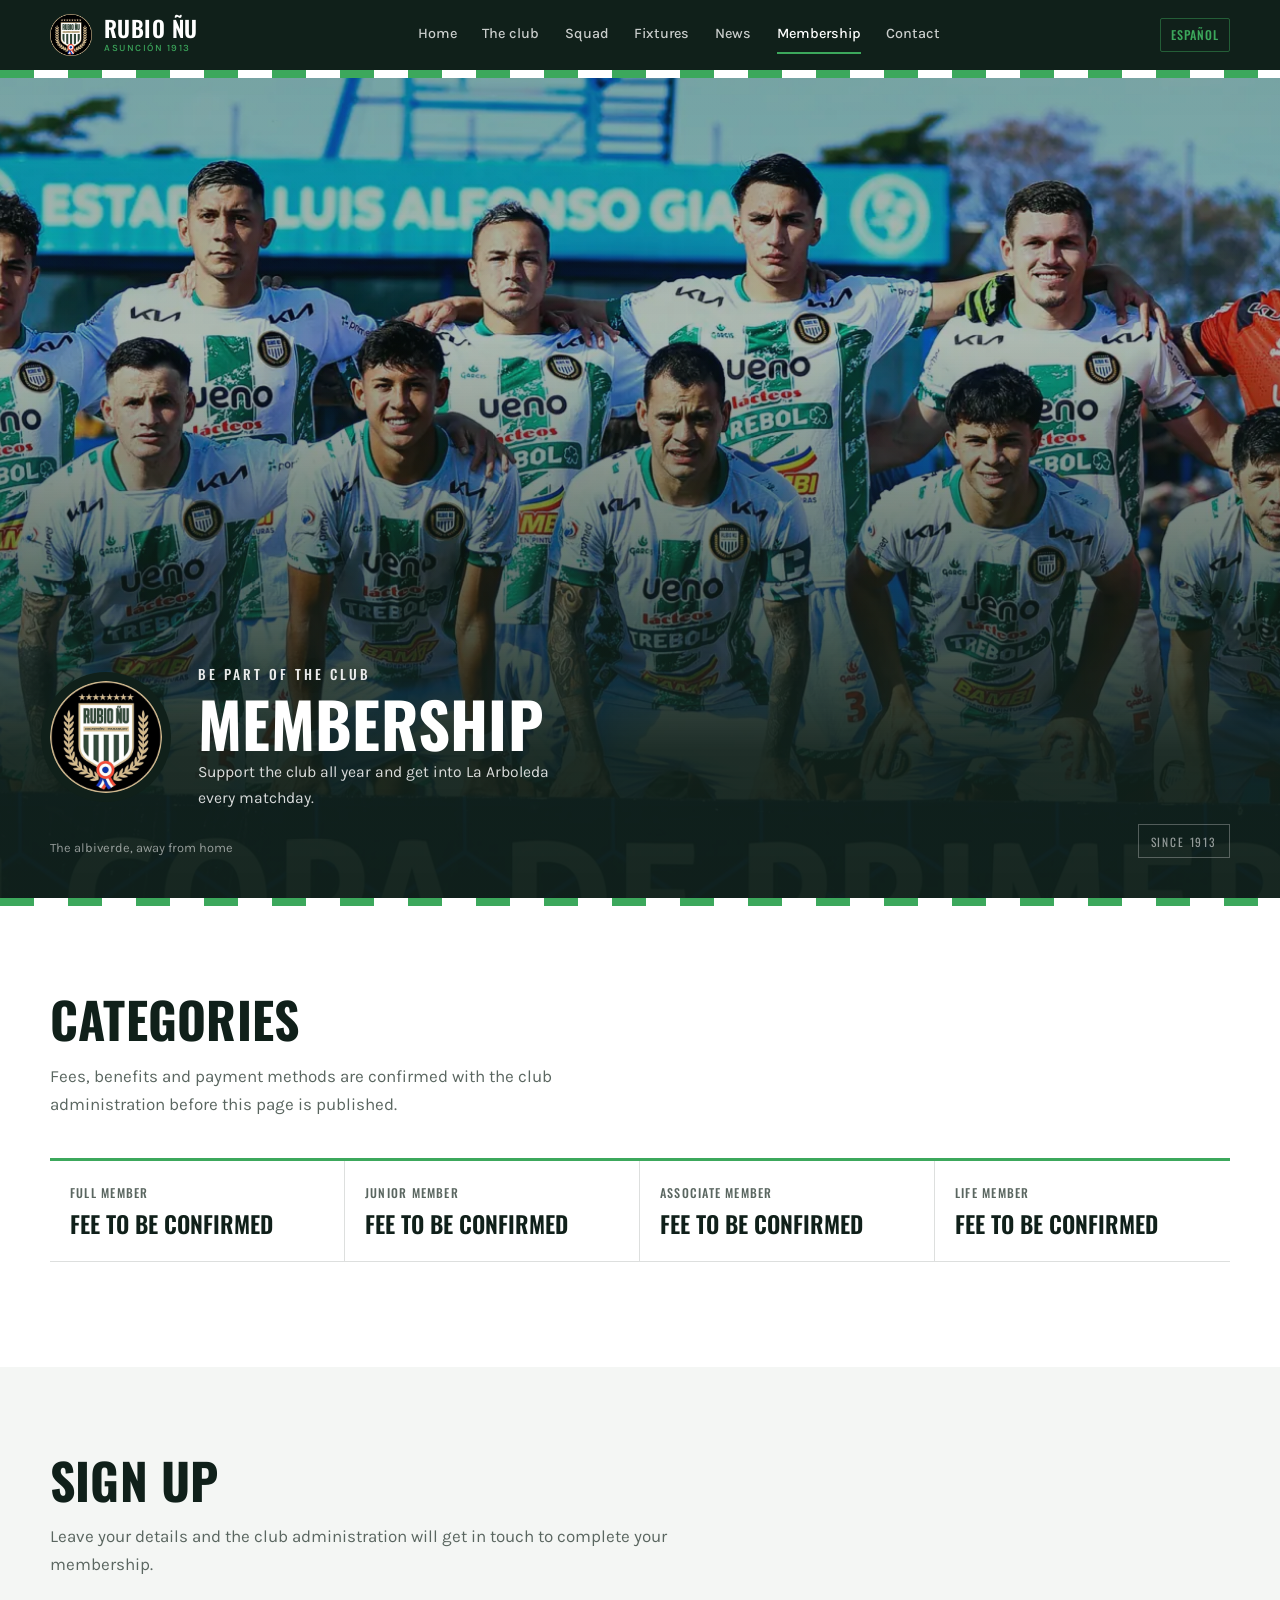
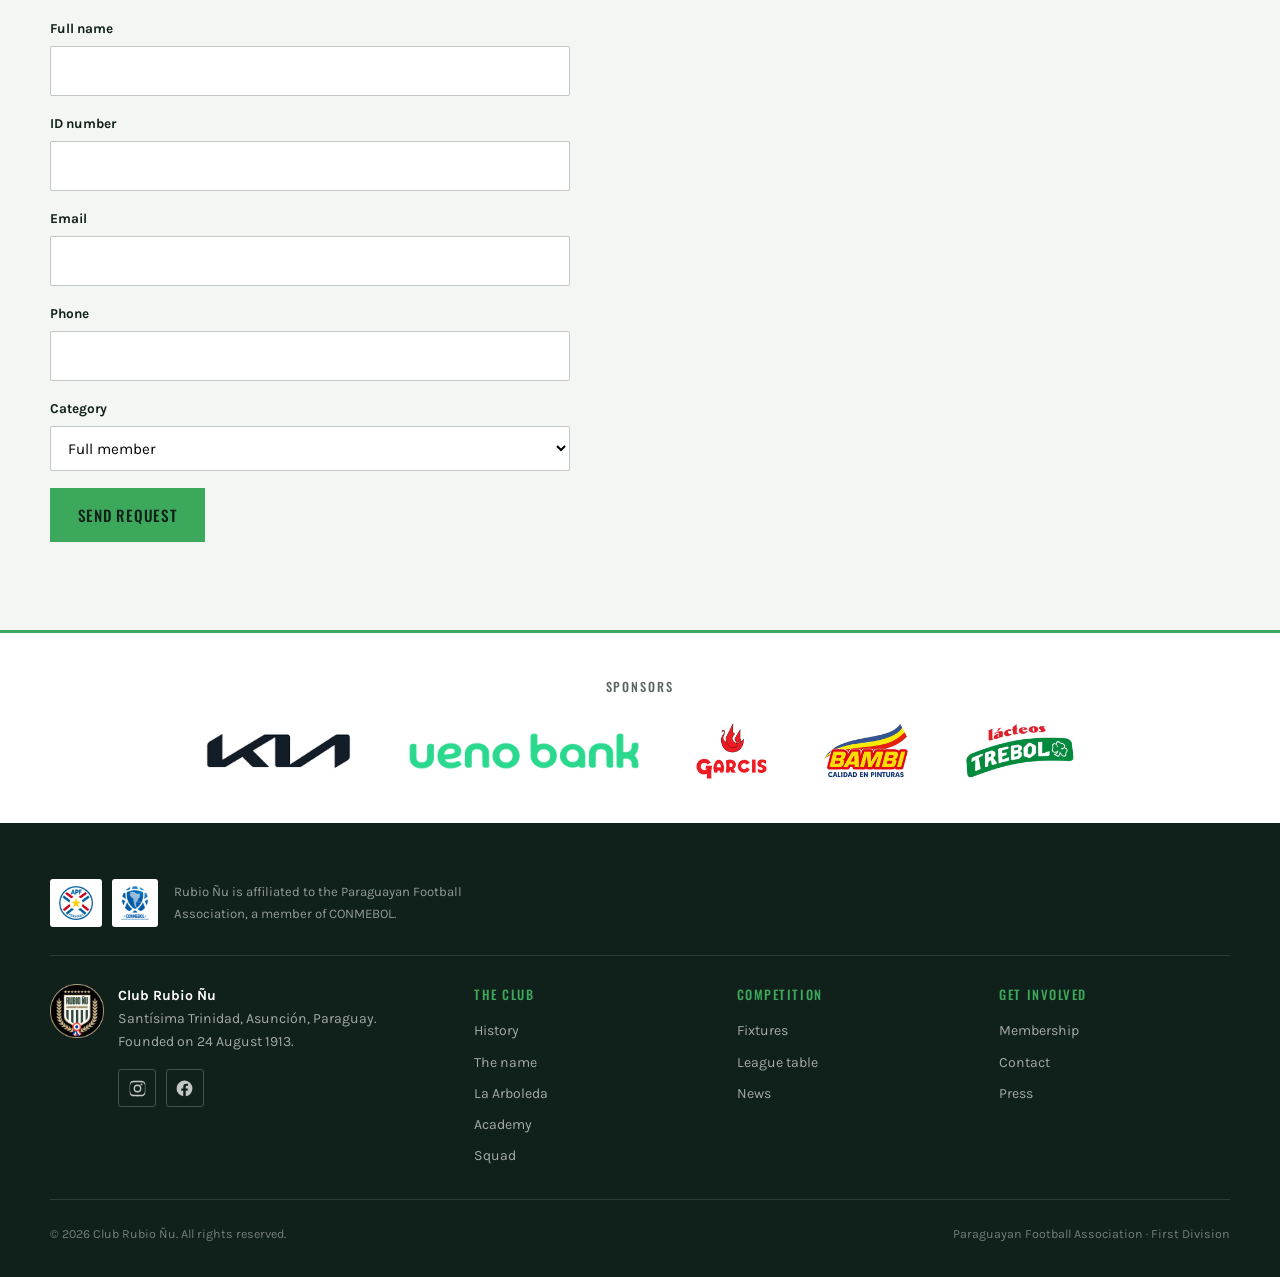
<file: en/socios.html>
<!DOCTYPE html>
<html lang="en" data-base="../">
<head>
<meta charset="utf-8">
<meta name="viewport" content="width=device-width, initial-scale=1">
<title>Membership · Club Rubio Ñu</title>
<meta name="description" content="Membership categories and sign-up at Club Rubio Ñu.">
<meta name="robots" content="noindex, nofollow">
<link rel="alternate" hreflang="es" href="../socios.html">
<link rel="alternate" hreflang="en" href="socios.html">
<meta property="og:title" content="Membership · Club Rubio Ñu">
<meta property="og:description" content="Membership categories and sign-up at Club Rubio Ñu.">
<meta property="og:type" content="website">
<meta property="og:image" content="../assets/img/escudo.png">
<meta name="theme-color" content="#10201A">
<link rel="icon" href="../assets/img/favicon.png">
<link rel="preconnect" href="https://fonts.googleapis.com">
<link rel="preconnect" href="https://fonts.gstatic.com" crossorigin>
<link href="https://fonts.googleapis.com/css2?family=Karla:ital,wght@0,400;0,500;0,700;1,400&family=Oswald:wght@500;600;700&display=swap" rel="stylesheet">
<link rel="stylesheet" href="../assets/css/main.css">
</head>
<body>
<a class="saltar" href="#contenido">Skip to content</a>

<header class="cabecera">
  <div class="marco cabecera-fila">
    <a class="marca" href="index.html">
      <img src="../assets/img/escudo.png" alt="">
      <span class="marca-texto">Rubio Ñu
        <small>ASUNCIÓN 1913</small>
      </span>
    </a>
    <div class="cabecera-derecha">
      <a class="idioma" href="../socios.html">Español</a>
      <button class="menu-boton" aria-expanded="false" aria-controls="menu-principal">Menu</button>
    </div>
    <nav class="menu" id="menu-principal" aria-label="Menu">
        <a href="index.html">Home</a>
        <a href="club.html">The club</a>
        <a href="plantel.html">Squad</a>
        <a href="fixture.html">Fixtures</a>
        <a href="noticias.html">News</a>
        <a href="socios.html" aria-current="page">Membership</a>
        <a href="contacto.html">Contact</a>
    </nav>
  </div>
</header>
<div class="filete bastones"></div>

<main id="contenido">

<section class="portada-foto portada-interior">
  <div class="fondo" style="background-image:url('../assets/img/equipo-visitante.webp')"></div>
  <div class="velo"></div>
  <div class="marco">
    <div class="placa">
      <img src="../assets/img/escudo.png" alt="">
      <div>
        <p class="placa-kicker">Be part of the club</p>
        <h1>Membership</h1>
        <p class="lema">Support the club all year and get into La Arboleda every matchday.</p>
      </div>
    </div>
    <div class="pie-foto">
      <span>The albiverde, away from home</span>
      <span class="sello">Since 1913</span>
    </div>
  </div>
</section>
<div class="filete bastones"></div>

<section class="seccion">
  <div class="marco">
    <h2 class="titulo-seccion">Categories</h2>
    <p class="entrada">Fees, benefits and payment methods are confirmed with the club
    administration before this page is published.</p>
    <dl class="datos-grilla">
      <div class="dato"><dt>Full member</dt><dd>Fee to be confirmed</dd></div>
      <div class="dato"><dt>Junior member</dt><dd>Fee to be confirmed</dd></div>
      <div class="dato"><dt>Associate member</dt><dd>Fee to be confirmed</dd></div>
      <div class="dato"><dt>Life member</dt><dd>Fee to be confirmed</dd></div>
    </dl>
  </div>
</section>

<section class="seccion seccion-gris">
  <div class="marco">
    <h2 class="titulo-seccion">Sign up</h2>
    <p class="entrada">Leave your details and the club administration will get in touch to
    complete your membership.</p>
    <form class="formulario" method="post" action="#">
      <div class="campo">
        <label for="s-nombre">Full name</label>
        <input id="s-nombre" name="nombre" type="text" required>
      </div>
      <div class="campo">
        <label for="s-ci">ID number</label>
        <input id="s-ci" name="ci" type="text" required>
      </div>
      <div class="campo">
        <label for="s-mail">Email</label>
        <input id="s-mail" name="email" type="email" required>
      </div>
      <div class="campo">
        <label for="s-tel">Phone</label>
        <input id="s-tel" name="telefono" type="tel">
      </div>
      <div class="campo">
        <label for="s-cat">Category</label>
        <select id="s-cat" name="categoria">
          <option>Full member</option>
          <option>Junior member</option>
          <option>Associate member</option>
          <option>Life member</option>
        </select>
      </div>
      <div><button class="boton" type="submit">Send request</button></div>
    </form>
  </div>
</section>
<section class="banda-sponsors">
  <div class="marco">
    <p class="rotulo-sponsors">SPONSORS</p>
    <div class="grilla-sponsors">
        <img src="../assets/img/sponsors/kia.png" alt="Kia" class="" loading="lazy">
        <img src="../assets/img/sponsors/ueno-bank.png" alt="ueno bank" class="" loading="lazy">
        <img src="../assets/img/sponsors/garcis.png" alt="Garcis" class="alto" loading="lazy">
        <img src="../assets/img/sponsors/bambi.png" alt="Bambi" class="alto" loading="lazy">
        <img src="../assets/img/sponsors/lacteos-trebol.png" alt="Lácteos Trébol" class="alto" loading="lazy">
    </div>
  </div>
</section>

</main>

<footer class="pie">
  <div class="marco">
    <div class="instituciones">
      <div class="instituciones-escudos">
        <span><img src="../assets/img/instituciones/apf.png" alt="Asociación Paraguaya de Fútbol"></span>
        <span><img src="../assets/img/instituciones/conmebol.png" alt="CONMEBOL"></span>
      </div>
      <p>Rubio Ñu is affiliated to the Paraguayan Football Association, a member of CONMEBOL.</p>
    </div>
    <div class="pie-grilla">
      <div class="pie-escudo">
        <img src="../assets/img/escudo.png" alt="">
        <div>
          <strong style="color:var(--blanco)">Club Rubio Ñu</strong><br>
          Santísima Trinidad, Asunción, Paraguay.<br>Founded on 24 August 1913.
      <div class="redes ">
        <a href="https://www.instagram.com/rubionu.1913/" target="_blank" rel="noopener" aria-label="Instagram"><svg viewBox="0 0 24 24" aria-hidden="true"><path d="M12 2.2c3.2 0 3.6 0 4.9.07 1.2.05 1.8.25 2.2.42.6.22 1 .48 1.4.9.43.42.7.83.9 1.4.18.4.38 1 .43 2.2.06 1.3.07 1.7.07 4.9s0 3.6-.07 4.9c-.05 1.2-.25 1.8-.42 2.2-.22.6-.48 1-.9 1.4-.42.43-.83.7-1.4.9-.4.18-1 .38-2.2.43-1.3.06-1.7.07-4.9.07s-3.6 0-4.9-.07c-1.2-.05-1.8-.25-2.2-.42-.6-.22-1-.48-1.4-.9-.43-.42-.7-.83-.9-1.4-.18-.4-.38-1-.43-2.2C2.2 15.6 2.2 15.2 2.2 12s0-3.6.07-4.9c.05-1.2.25-1.8.42-2.2.22-.6.48-1 .9-1.4.42-.43.83-.7 1.4-.9.4-.18 1-.38 2.2-.43C8.4 2.2 8.8 2.2 12 2.2zm0 1.8c-3.1 0-3.5 0-4.7.07-1.1.05-1.7.24-2.1.4-.5.2-.9.44-1.3.83-.4.4-.63.8-.83 1.3-.16.4-.35 1-.4 2.1C2.6 9.9 2.6 10.3 2.6 12s0 2.1.07 3.3c.05 1.1.24 1.7.4 2.1.2.5.44.9.83 1.3.4.4.8.63 1.3.83.4.16 1 .35 2.1.4 1.2.07 1.6.07 4.7.07s3.5 0 4.7-.07c1.1-.05 1.7-.24 2.1-.4.5-.2.9-.44 1.3-.83.4-.4.63-.8.83-1.3.16-.4.35-1 .4-2.1.07-1.2.07-1.6.07-3.3s0-2.1-.07-3.3c-.05-1.1-.24-1.7-.4-2.1-.2-.5-.44-.9-.83-1.3-.4-.4-.8-.63-1.3-.83-.4-.16-1-.35-2.1-.4C15.5 4 15.1 4 12 4zm0 3.1a4.9 4.9 0 110 9.8 4.9 4.9 0 010-9.8zm0 8.1a3.2 3.2 0 100-6.4 3.2 3.2 0 000 6.4zm6.2-8.3a1.15 1.15 0 11-2.3 0 1.15 1.15 0 012.3 0z"/></svg></a>
        <a href="https://www.facebook.com/clubrubionu" target="_blank" rel="noopener" aria-label="Facebook"><svg viewBox="0 0 24 24" aria-hidden="true"><path d="M22 12a10 10 0 10-11.6 9.9v-7H7.9V12h2.5V9.8c0-2.5 1.5-3.9 3.8-3.9 1.1 0 2.2.2 2.2.2v2.5h-1.3c-1.2 0-1.6.8-1.6 1.6V12h2.8l-.4 2.9h-2.3v7A10 10 0 0022 12z"/></svg></a>
      </div>
        </div>
      </div>
      <div>
        <h4>THE CLUB</h4>
        <ul>
          <li><a href="club.html">History</a></li>
          <li><a href="club.html#nombre">The name</a></li>
          <li><a href="club.html#estadio">La Arboleda</a></li>
          <li><a href="club.html#inferiores">Academy</a></li>
          <li><a href="plantel.html">Squad</a></li>
        </ul>
      </div>
      <div>
        <h4>COMPETITION</h4>
        <ul>
          <li><a href="fixture.html">Fixtures</a></li>
          <li><a href="fixture.html#tabla">League table</a></li>
          <li><a href="noticias.html">News</a></li>
        </ul>
      </div>
      <div>
        <h4>GET INVOLVED</h4>
        <ul>
          <li><a href="socios.html">Membership</a></li>
          <li><a href="contacto.html">Contact</a></li>
          <li><a href="contacto.html#prensa">Press</a></li>
        </ul>
      </div>
    </div>
    <div class="pie-legal">
      <span>© 2026 Club Rubio Ñu. All rights reserved.</span>
      <span>Paraguayan Football Association · First Division</span>
    </div>
  </div>
</footer>

<script src="../assets/js/main.js"></script>
</body>
</html>
</file>
<file: assets/css/main.css>
/* ============================================================
   Club Rubio Ñu — hoja de estilos principal
   Ajustada al Manual de Marca:
   · Verde institucional #3CA85C · Blanco · Tinta #10201A
   · Dorado #BC8C3E de uso restringido (logros y trayectoria)
   · Titulares Oswald en mayúsculas · Texto Karla
   · Franjas verticales albiverdes como fondo o separador,
     nunca debajo del escudo.
   ============================================================ */

:root {
  --verde: #3CA85C;
  --verde-hondo: #2E8749;
  --blanco: #FFFFFF;
  --tinta: #10201A;
  --tinta-suave: #5A6660;
  --dorado: #BC8C3E;
  --gris-suave: #F4F6F4;
  --linea: rgba(16, 32, 26, 0.14);

  --marco: 1180px;
  --borde: 1px solid var(--linea);
}

*, *::before, *::after { box-sizing: border-box; }

html { scroll-behavior: smooth; }
@media (prefers-reduced-motion: reduce) {
  html { scroll-behavior: auto; }
  *, *::before, *::after { animation-duration: 0.01ms !important; transition-duration: 0.01ms !important; }
}

body {
  margin: 0;
  background: var(--blanco);
  color: var(--tinta);
  font-family: 'Karla', system-ui, -apple-system, sans-serif;
  font-size: 17px;
  line-height: 1.65;
  -webkit-font-smoothing: antialiased;
}

img { max-width: 100%; display: block; }
a { color: inherit; }

h1, h2, h3, .display {
  font-family: 'Oswald', 'Karla', system-ui, sans-serif;
  font-weight: 700;
  text-transform: uppercase;
  line-height: 1.02;
  letter-spacing: 0.005em;
  margin: 0;
}

:focus-visible { outline: 3px solid var(--verde); outline-offset: 3px; }

.marco { width: min(100% - 2.5rem, var(--marco)); margin-inline: auto; }

.saltar {
  position: absolute; left: -9999px; top: 0;
  background: var(--verde); color: var(--tinta);
  padding: 0.75rem 1.25rem; z-index: 200;
}
.saltar:focus { left: 0; }

.sr-only {
  position: absolute; width: 1px; height: 1px;
  padding: 0; margin: -1px; overflow: hidden;
  clip: rect(0 0 0 0); white-space: nowrap; border: 0;
}

/* ===== Franjas albiverdes ===== */
.bastones {
  background-image: repeating-linear-gradient(
    90deg,
    var(--verde) 0px, var(--verde) 34px,
    var(--blanco) 34px, var(--blanco) 68px
  );
}
.filete { height: 8px; }

.textura-diagonal {
  background-image: repeating-linear-gradient(
    45deg,
    rgba(60, 168, 92, 0.07) 0px, rgba(60, 168, 92, 0.07) 1px,
    transparent 1px, transparent 9px
  );
}

/* ===== Cabecera ===== */
.cabecera { position: sticky; top: 0; z-index: 100; background: var(--tinta); color: var(--blanco); }
.cabecera-fila {
  display: flex; align-items: center; justify-content: space-between;
  gap: 1rem; min-height: 70px;
}
.marca { display: flex; align-items: center; gap: 0.75rem; text-decoration: none; color: inherit; }
.marca img { width: 42px; height: 42px; object-fit: contain; }
.marca-texto {
  font-family: 'Oswald', sans-serif; font-weight: 600;
  font-size: 1.4rem; line-height: 1; text-transform: uppercase; letter-spacing: 0.02em;
}
.marca-texto small {
  display: block; font-family: 'Karla', sans-serif; font-weight: 500;
  font-size: 0.6rem; letter-spacing: 0.16em; color: var(--verde); margin-top: 4px;
}

.cabecera-derecha { display: flex; align-items: center; gap: 0.9rem; order: 3; }
.idioma {
  font-family: 'Oswald', sans-serif; text-transform: uppercase;
  font-size: 0.76rem; letter-spacing: 0.09em; font-weight: 500;
  color: var(--verde); text-decoration: none;
  border: 1px solid rgba(60, 168, 92, 0.45);
  padding: 0.35rem 0.6rem; border-radius: 2px;
  transition: background 0.15s, color 0.15s;
}
.idioma:hover { background: var(--verde); color: var(--tinta); }

.menu { display: flex; gap: 1.6rem; align-items: center; order: 2; }
.menu a {
  text-decoration: none; font-size: 0.9rem; font-weight: 500;
  color: rgba(255, 255, 255, 0.78);
  padding: 0.4rem 0; border-bottom: 2px solid transparent;
  transition: color 0.15s, border-color 0.15s;
}
.menu a:hover { color: var(--blanco); }
.menu a[aria-current="page"] { color: var(--blanco); border-bottom-color: var(--verde); }

.menu-boton {
  display: none; background: none;
  border: 1px solid rgba(255, 255, 255, 0.3);
  color: var(--blanco); padding: 0.5rem 0.7rem;
  font: inherit; font-size: 0.85rem; cursor: pointer; border-radius: 2px;
}

@media (max-width: 880px) {
  .menu-boton { display: block; }
  .menu {
    position: absolute; top: 100%; left: 0; right: 0;
    background: var(--tinta); flex-direction: column; align-items: stretch;
    gap: 0; padding: 0.5rem 1.25rem 1.25rem;
    border-top: 1px solid rgba(255, 255, 255, 0.12); display: none;
  }
  .menu.abierto { display: flex; }
  .menu a { padding: 0.85rem 0; border-bottom: 1px solid rgba(255, 255, 255, 0.08); }
  .menu a[aria-current="page"] { border-bottom-color: var(--verde); }
}

/* ===== Portada =====
   Verde institucional sólido: el escudo nunca va sobre las franjas. */
.portada { background: var(--verde); color: var(--tinta); }
.portada-contenido {
  padding: clamp(3rem, 8vw, 6rem) 0 clamp(2.5rem, 5vw, 4rem);
  display: grid; grid-template-columns: auto 1fr;
  gap: clamp(1.5rem, 4vw, 3.5rem); align-items: center;
}
.portada-escudo { width: clamp(130px, 20vw, 220px); }
.portada h1 { font-size: clamp(3.2rem, 11vw, 7.5rem); }
.portada-bajada {
  margin: 1.1rem 0 0; max-width: 46ch;
  color: var(--tinta); font-size: clamp(1rem, 1.6vw, 1.1rem);
}
.portada-datos {
  display: flex; flex-wrap: wrap; gap: 0.35rem clamp(1.5rem, 4vw, 3rem);
  padding-bottom: 2.25rem; font-size: 0.85rem; color: rgba(16, 32, 26, 0.9);
}
.portada-datos b { font-weight: 700; }

@media (max-width: 760px) { .portada-contenido { grid-template-columns: 1fr; } }

/* Portadas de páginas interiores: la foto se ve limpia arriba y el texto
   apoya sobre una franja sólida al pie, para no tapar las caras. */
.portada-interior { min-height: min(72vh, 640px); }
.portada-interior .fondo { animation: none; transform: none; background-position: center 34%; }
.portada-interior .velo {
  background: linear-gradient(to top,
    rgba(16,32,26,0.98) 0%, rgba(16,32,26,0.97) 30%,
    rgba(16,32,26,0.62) 39%, rgba(16,32,26,0.12) 58%, rgba(16,32,26,0.08) 100%);
}
.portada-interior .placa { margin-top: auto; margin-bottom: 0.75rem; }
.portada-interior .placa img { width: clamp(76px, 9vw, 112px); box-shadow: 0 0 0 9px var(--tinta); }
.portada-interior .placa h1 { font-size: clamp(2.2rem, 6vw, 3.9rem); }
.portada-interior .placa p.lema { margin-top: 0.6rem; font-size: 0.98rem; }

/* ===== Franja de partido ===== */
.franja-partido { background: var(--tinta); color: var(--blanco); }
.partido-grilla {
  display: grid; grid-template-columns: 1fr 1px 1.35fr;
  gap: clamp(1rem, 3vw, 2.5rem); padding: 1.85rem 0; align-items: center;
}
.partido-grilla > .divisoria { background: rgba(255, 255, 255, 0.14); }
.partido-rotulo {
  font-family: 'Oswald', sans-serif; text-transform: uppercase;
  font-size: 0.78rem; letter-spacing: 0.14em;
  color: var(--verde); font-weight: 500; margin: 0 0 0.7rem;
}
.marcador {
  display: flex; align-items: baseline; gap: 0.9rem;
  font-family: 'Oswald', sans-serif; font-weight: 600; text-transform: uppercase;
}
.marcador-equipos { font-size: clamp(1.25rem, 3vw, 1.75rem); line-height: 1.15; }
.marcador-cifras { font-size: clamp(2rem, 5vw, 2.8rem); color: var(--verde); font-weight: 700; }
.partido-pie { font-size: 0.82rem; color: rgba(255, 255, 255, 0.58); margin-top: 0.4rem; }

.proximo-lista { display: grid; gap: 0.7rem; }
.proximo-fila {
  display: grid; grid-template-columns: 58px 1fr auto;
  gap: 1rem; align-items: center; padding-bottom: 0.7rem;
  border-bottom: 1px solid rgba(255, 255, 255, 0.1);
}
.proximo-fila:last-child { border-bottom: 0; padding-bottom: 0; }
.proximo-dia {
  font-family: 'Oswald', sans-serif; font-weight: 600;
  font-size: 1.55rem; line-height: 0.95; color: var(--verde); text-transform: uppercase;
}
.proximo-dia span {
  display: block; font-family: 'Karla', sans-serif; font-weight: 500;
  font-size: 0.6rem; letter-spacing: 0.14em; color: rgba(255, 255, 255, 0.5);
}
.proximo-rival { font-weight: 700; font-size: 0.98rem; }
.proximo-detalle { font-size: 0.78rem; color: rgba(255, 255, 255, 0.5); }
.proximo-hora { font-size: 0.86rem; color: rgba(255, 255, 255, 0.72); white-space: nowrap; }
.proximo-nota {
  font-size: 0.76rem; color: var(--dorado); margin-top: 0.25rem;
}

/* El calendario completo va sobre fondo claro, no en la franja oscura */
.calendario .proximo-fila { border-bottom-color: var(--linea); }
.calendario .proximo-dia { color: var(--verde-hondo); }
.calendario .proximo-dia span { color: var(--tinta-suave); }
.calendario .proximo-detalle { color: var(--tinta-suave); }
.calendario .proximo-hora { color: var(--tinta-suave); }
.calendario .proximo-nota { color: #9A6B1F; }

@media (max-width: 760px) {
  .partido-grilla { grid-template-columns: 1fr; }
  .partido-grilla > .divisoria { height: 1px; }
}

/* ===== Secciones ===== */
.seccion { padding: clamp(3rem, 7vw, 5.5rem) 0; }
.seccion-verde { background: var(--verde); color: var(--tinta); }
.seccion-tinta { background: var(--tinta); color: var(--blanco); }
.seccion-gris { background: var(--gris-suave); }

.titulo-seccion { font-size: clamp(2rem, 4.6vw, 3.1rem); margin-bottom: 0.5rem; }
.seccion-tinta .titulo-seccion { color: var(--blanco); }
.entrada { max-width: 62ch; color: var(--tinta-suave); margin-bottom: clamp(1.75rem, 4vw, 2.5rem); }
.seccion-tinta .entrada { color: rgba(255, 255, 255, 0.72); }
.seccion-verde .entrada { color: var(--tinta); }

.cabezal-seccion {
  display: flex; align-items: flex-end; justify-content: space-between;
  gap: 1rem; flex-wrap: wrap; margin-bottom: 1.75rem;
}
.enlace-mas {
  font-family: 'Oswald', sans-serif; text-transform: uppercase;
  font-size: 0.85rem; font-weight: 500; letter-spacing: 0.06em;
  color: var(--verde-hondo); text-decoration: none;
  border-bottom: 2px solid var(--verde); padding-bottom: 3px; white-space: nowrap;
}
.seccion-tinta .enlace-mas { color: var(--verde); border-bottom-color: rgba(60, 168, 92, 0.5); }
.seccion-verde .enlace-mas { color: var(--tinta); border-bottom-color: var(--tinta); }

/* ===== Tabla de posiciones ===== */
.tabla-envoltorio { overflow-x: auto; }
table.posiciones {
  width: 100%; border-collapse: collapse;
  font-variant-numeric: tabular-nums; min-width: 640px;
}
table.posiciones.resumida { min-width: 340px; }
table.posiciones.resumida th:not(:nth-child(2)),
table.posiciones.resumida td:not(:nth-child(2)) { width: 56px; }
table.posiciones.resumida td:nth-child(1),
table.posiciones.resumida th:nth-child(1) { width: 34px; }

table.posiciones th {
  font-family: 'Oswald', sans-serif; text-transform: uppercase;
  text-align: right; font-size: 0.76rem; font-weight: 500;
  letter-spacing: 0.08em; color: var(--tinta-suave);
  padding: 0 0.55rem 0.7rem; border-bottom: 3px solid var(--verde);
}
table.posiciones th:nth-child(1), table.posiciones th:nth-child(2) { text-align: left; }
table.posiciones td {
  padding: 0.7rem 0.55rem; border-bottom: var(--borde);
  text-align: right; font-size: 0.92rem;
}
table.posiciones td:nth-child(1) { width: 34px; color: var(--tinta-suave); text-align: left; }
table.posiciones td:nth-child(2) { text-align: left; font-weight: 500; }
table.posiciones td.pts { font-weight: 700; }

.fila-nuestra { background: var(--verde); color: var(--tinta); }
.fila-nuestra td { border-bottom-color: var(--verde-hondo); }
.fila-nuestra td:nth-child(1) { color: rgba(16, 32, 26, 0.7); }
.fila-nuestra td:nth-child(2) { font-weight: 700; }

.forma { display: inline-flex; gap: 3px; }
.forma i {
  width: 17px; height: 17px; display: grid; place-items: center;
  font-style: normal; font-size: 0.6rem; font-weight: 700;
  border-radius: 2px; color: var(--blanco);
}
.forma i.G { background: var(--verde-hondo); }
.forma i.E { background: #8A928C; }
.forma i.P { background: #9E4A42; }
.fila-nuestra .forma i { box-shadow: 0 0 0 1px rgba(16, 32, 26, 0.25); }

.leyenda-tabla {
  display: flex; gap: 1.5rem; flex-wrap: wrap;
  font-size: 0.76rem; color: var(--tinta-suave); margin-top: 1rem;
}

/* ===== Hitos de historia ===== */
.hitos { display: grid; margin-top: 2rem; }
.hito {
  display: grid; grid-template-columns: 130px 1fr;
  gap: clamp(1rem, 3vw, 2.5rem); padding: 1.6rem 0;
  border-top: 1px solid rgba(255, 255, 255, 0.16); align-items: start;
}
.hito-anio {
  font-family: 'Oswald', sans-serif; font-weight: 700;
  font-size: 2.5rem; line-height: 0.9; color: var(--dorado);
}
.hito h3 { font-size: 1.3rem; margin-bottom: 0.45rem; color: var(--blanco); }
.hito p { margin: 0; color: rgba(255, 255, 255, 0.72); max-width: 60ch; font-size: 0.95rem; }

@media (max-width: 620px) { .hito { grid-template-columns: 1fr; gap: 0.4rem; } }

/* ===== Fichas de datos ===== */
.datos-grilla {
  display: grid; grid-template-columns: repeat(auto-fit, minmax(180px, 1fr));
  border-top: 3px solid var(--verde);
}
.dato { padding: 1.4rem 1.25rem 1.5rem; border-right: var(--borde); border-bottom: var(--borde); }
.dato:last-child { border-right: 0; }
.dato dt {
  font-family: 'Oswald', sans-serif; text-transform: uppercase;
  font-size: 0.76rem; letter-spacing: 0.1em; font-weight: 500;
  color: var(--tinta-suave); margin-bottom: 0.5rem;
}
.dato dd {
  margin: 0; font-family: 'Oswald', sans-serif; font-weight: 600;
  text-transform: uppercase; font-size: 1.45rem; line-height: 1.1;
}

/* ===== Listas y misión ===== */
.lista-marca { list-style: none; margin: 0; padding: 0; display: grid; gap: 0.85rem; }
.lista-marca li { padding-left: 1.4rem; position: relative; }
.lista-marca li::before {
  content: ''; position: absolute; left: 0; top: 0.62em;
  width: 8px; height: 8px; background: var(--verde);
}
.seccion-verde .lista-marca li::before { background: var(--tinta); }

.cita-mision {
  font-family: 'Oswald', sans-serif; font-weight: 500;
  text-transform: uppercase; font-size: clamp(1.25rem, 2.8vw, 1.8rem);
  line-height: 1.3; max-width: 30ch; margin: 0;
}

.dos-columnas {
  display: grid; grid-template-columns: 1.3fr 1fr;
  gap: clamp(1.5rem, 5vw, 4rem); align-items: start;
}
@media (max-width: 760px) { .dos-columnas { grid-template-columns: 1fr; } }

/* ===== Plantel ===== */
.plantel-grupo { margin-bottom: 2.75rem; }
.plantel-grupo h3 {
  font-size: 1.45rem; padding-bottom: 0.5rem;
  border-bottom: 3px solid var(--verde); margin-bottom: 1.25rem;
}
.plantel-grilla {
  display: grid; grid-template-columns: repeat(auto-fill, minmax(160px, 1fr));
  gap: 1px; background: var(--linea); border: 1px solid var(--linea);
}
.jugador { background: var(--blanco); }
.jugador-foto {
  aspect-ratio: 3 / 4; background: var(--verde);
  position: relative; overflow: hidden; display: grid; place-items: center;
}
.jugador-foto img { width: 100%; height: 100%; object-fit: cover; }
.jugador-numero {
  font-family: 'Oswald', sans-serif; font-weight: 700;
  font-size: 3.4rem; color: rgba(16, 32, 26, 0.35); line-height: 1;
}
.jugador-info { padding: 0.75rem 0.85rem 1rem; }
.jugador-info strong { display: block; font-size: 0.98rem; font-weight: 700; }
.jugador-info span { font-size: 0.78rem; color: var(--tinta-suave); }

/* ===== Noticias ===== */
.noticias-grilla {
  display: grid; grid-template-columns: repeat(auto-fit, minmax(260px, 1fr));
  gap: 1px; background: var(--linea);
  border-top: 3px solid var(--verde); border-left: 1px solid var(--linea);
}
.noticia {
  background: var(--blanco); padding: 1.5rem 1.4rem 1.75rem;
  text-decoration: none; color: inherit;
  display: flex; flex-direction: column; gap: 0.6rem; transition: background 0.15s;
}
.noticia:hover { background: var(--gris-suave); }
.noticia time { font-size: 0.75rem; color: var(--tinta-suave); letter-spacing: 0.05em; }
.noticia h3 { font-size: 1.3rem; }
.noticia p { margin: 0; font-size: 0.9rem; color: var(--tinta-suave); }
.noticia-medio {
  margin-top: auto; padding-top: 0.85rem;
  font-family: 'Oswald', sans-serif; text-transform: uppercase;
  font-size: 0.72rem; letter-spacing: 0.12em; color: var(--verde-hondo);
}

/* ===== Bloque de acción ===== */
.accion {
  display: grid; grid-template-columns: repeat(auto-fit, minmax(260px, 1fr));
  align-items: center; gap: clamp(1.5rem, 4vw, 3rem);
  background: var(--tinta); color: var(--blanco); padding: clamp(2rem, 5vw, 3.25rem);
}
.accion h2 { font-size: clamp(1.9rem, 4.2vw, 2.8rem); color: var(--blanco); }
.accion p { color: rgba(255, 255, 255, 0.72); max-width: 46ch; margin: 0.8rem 0 0; }
.botonera { display: flex; flex-wrap: wrap; gap: 0.85rem; }
.boton {
  display: inline-block; padding: 0.85rem 1.6rem;
  background: var(--verde); color: var(--tinta); text-decoration: none;
  font-family: 'Oswald', sans-serif; text-transform: uppercase;
  font-weight: 500; letter-spacing: 0.05em; font-size: 0.95rem;
  border: 2px solid var(--verde); transition: background 0.15s, color 0.15s;
}
.boton:hover { background: transparent; color: var(--verde); }
.boton-borde { background: transparent; color: var(--blanco); border-color: rgba(255, 255, 255, 0.4); }
.boton-borde:hover { background: var(--blanco); color: var(--tinta); border-color: var(--blanco); }

/* ===== Formulario ===== */
.formulario { display: grid; gap: 1.1rem; max-width: 520px; }
.campo { display: grid; gap: 0.35rem; }
.campo label { font-size: 0.85rem; font-weight: 700; }
.campo input, .campo textarea, .campo select {
  font: inherit; font-size: 0.95rem; padding: 0.7rem 0.8rem;
  border: 1px solid rgba(16, 32, 26, 0.25); background: var(--blanco); border-radius: 2px;
}
.campo input:focus, .campo textarea:focus, .campo select:focus { border-color: var(--verde); }
.campo textarea { min-height: 130px; resize: vertical; }

/* ===== Sponsors ===== */
.banda-sponsors {
  background: var(--blanco); border-top: 3px solid var(--verde);
  padding: clamp(2rem, 4vw, 2.75rem) 0;
}
.rotulo-sponsors {
  font-family: 'Oswald', sans-serif; text-transform: uppercase;
  font-size: 0.78rem; letter-spacing: 0.16em; font-weight: 500;
  color: var(--tinta-suave); text-align: center; margin: 0 0 1.6rem;
}
.grilla-sponsors {
  display: flex; flex-wrap: wrap; align-items: center;
  justify-content: center; gap: clamp(1.75rem, 5vw, 3.5rem);
}
.grilla-sponsors img { height: 38px; width: auto; }
.grilla-sponsors img.alto { height: 56px; }
@media (max-width: 560px) {
  .grilla-sponsors { gap: 1.5rem 2rem; }
  .grilla-sponsors img { height: 30px; }
  .grilla-sponsors img.alto { height: 44px; }
}

/* ===== Instituciones ===== */
.instituciones {
  display: flex; align-items: center; gap: 1rem; flex-wrap: wrap;
  padding-bottom: 1.75rem; margin-bottom: 1.75rem;
  border-bottom: 1px solid rgba(255, 255, 255, 0.12);
}
.instituciones-escudos { display: flex; gap: 0.6rem; }
.instituciones-escudos span {
  background: var(--blanco); border-radius: 3px;
  padding: 7px 9px; display: grid; place-items: center;
}
.instituciones-escudos img { height: 34px; width: auto; }
.instituciones p { margin: 0; font-size: 0.82rem; color: rgba(255, 255, 255, 0.55); max-width: 42ch; }

/* ===== Portada con fotografía =====
   La foto da contexto; el escudo nunca se apoya sobre ella, va en una
   placa sólida de alto contraste como pide el manual. */
.portada-foto {
  position: relative;
  background: var(--tinta);
  min-height: min(92vh, 820px);
  display: flex;
  align-items: flex-end;
  overflow: hidden;
}
.portada-foto .fondo {
  position: absolute; inset: -2%;
  background-size: cover;
  background-position: center 30%;
  transform-origin: 52% 46%;
  will-change: transform;
  animation: sobrevuelo 30s linear infinite alternate;
}

/* Sobrevuelo: avance lento con deriva diagonal, como un drone cruzando la cancha. */
@keyframes sobrevuelo {
  from { transform: scale(1.02) translate3d(-2.6%, 1.6%, 0); }
  to   { transform: scale(1.24) translate3d(2.6%, -1.6%, 0); }
}

.banda-foto .fondo {
  animation: sobrevuelo-corto 38s linear infinite alternate;
  will-change: transform;
}
@keyframes sobrevuelo-corto {
  from { transform: scale(1.02) translate3d(2.2%, 0, 0); }
  to   { transform: scale(1.16) translate3d(-2.2%, 0, 0); }
}

@media (prefers-reduced-motion: reduce) {
  .portada-foto .fondo, .banda-foto .fondo { animation: none; transform: none; }
}
.portada-foto .velo {
  position: absolute; inset: 0;
  background:
    linear-gradient(to top,
      rgba(16,32,26,0.97) 0%, rgba(16,32,26,0.93) 18%,
      rgba(16,32,26,0.55) 42%, rgba(16,32,26,0.22) 68%, rgba(16,32,26,0.28) 100%),
    linear-gradient(rgba(16,32,26,0.12), rgba(16,32,26,0.12));
}
.portada-foto .marco { position: relative; z-index: 2; width: min(100% - 2.5rem, var(--marco)); }

.placa {
  display: grid;
  grid-template-columns: auto 1fr;
  gap: clamp(1.25rem, 3vw, 2.25rem);
  align-items: center;
  max-width: 860px;
  margin: clamp(4rem, 16vw, 11rem) 0 clamp(1.25rem, 3vw, 2rem);
}
.placa img {
  width: clamp(96px, 14vw, 168px);
  border-radius: 50%;
  background: var(--tinta);
  box-shadow: 0 0 0 12px var(--tinta);
}
.placa-kicker {
  font-family: 'Oswald', sans-serif; text-transform: uppercase;
  font-size: clamp(0.72rem, 1.5vw, 0.85rem); letter-spacing: 0.22em;
  color: rgba(255, 255, 255, 0.9); margin: 0 0 0.6rem; font-weight: 500;
  text-shadow: 0 1px 12px rgba(16, 32, 26, 0.8);
}
.placa h1 {
  font-size: clamp(3rem, 10vw, 6.8rem);
  color: var(--blanco);
  line-height: 0.9;
}
.placa p.lema {
  margin: 1rem 0 0; max-width: 40ch;
  color: rgba(255, 255, 255, 0.84);
  font-size: clamp(0.98rem, 1.5vw, 1.08rem);
}

.pie-foto {
  position: relative; z-index: 2;
  display: flex; justify-content: space-between; align-items: flex-end;
  flex-wrap: wrap; gap: 0.75rem;
  padding-bottom: clamp(1.5rem, 4vw, 2.5rem);
  font-size: 0.8rem; color: rgba(255, 255, 255, 0.55);
}
.pie-foto b { color: rgba(255, 255, 255, 0.9); font-weight: 700; }
.pie-foto .sello {
  font-family: 'Oswald', sans-serif; text-transform: uppercase;
  letter-spacing: 0.16em; font-size: 0.72rem;
  border: 1px solid rgba(255, 255, 255, 0.28);
  padding: 0.4rem 0.75rem;
}

@media (max-width: 760px) {
  .placa { grid-template-columns: 1fr; gap: 1rem; }
  .portada-foto { min-height: auto; }
}

/* ===== Banda fotográfica intermedia ===== */
.banda-foto {
  position: relative;
  min-height: clamp(340px, 46vw, 520px);
  display: flex; align-items: center;
  background: var(--tinta);
  overflow: hidden;
}
.banda-foto .fondo { position: absolute; inset: -2%; background-size: cover; background-position: center 60%; }
.banda-foto .velo {
  position: absolute; inset: 0;
  background: linear-gradient(260deg, rgba(16,32,26,0.9) 0%, rgba(16,32,26,0.68) 42%, rgba(16,32,26,0.2) 100%);
}
.banda-foto .marco { position: relative; z-index: 2; }
.banda-cita {
  margin-left: auto; max-width: 30ch; text-align: right;
  font-family: 'Oswald', sans-serif; font-weight: 500; text-transform: uppercase;
  font-size: clamp(1.3rem, 3.2vw, 2.2rem); line-height: 1.25;
  color: var(--blanco);
}
.banda-cita span { display: block; margin-top: 1rem; font-family: 'Karla', sans-serif;
  text-transform: none; font-size: 0.85rem; font-weight: 400; color: rgba(255,255,255,0.6); }

/* ===== Figura del estadio ===== */
.figura-estadio { margin: 0 0 clamp(1.75rem, 4vw, 2.5rem); }
.figura-estadio img {
  width: 100%; height: auto; display: block;
  border-top: 4px solid var(--verde);
}
.figura-estadio figcaption {
  margin-top: 0.7rem; font-size: 0.82rem; color: var(--tinta-suave);
  display: flex; justify-content: space-between; gap: 1rem; flex-wrap: wrap;
}
.figura-estadio figcaption b { color: var(--tinta); font-weight: 700; }

.seccion-tinta .figura-estadio figcaption { color: rgba(255, 255, 255, 0.55); }
.seccion-tinta .figura-estadio figcaption b { color: rgba(255, 255, 255, 0.85); }
.figura-ancha { margin-top: clamp(2rem, 5vw, 3rem); }

/* ===== Redes ===== */
.redes { display: flex; gap: 0.6rem; margin-top: 1rem; }
.redes a {
  width: 38px; height: 38px; display: grid; place-items: center;
  border: 1px solid rgba(255, 255, 255, 0.22); border-radius: 3px;
  color: rgba(255, 255, 255, 0.75);
  transition: background 0.15s, color 0.15s, border-color 0.15s;
}
.redes a:hover { background: var(--verde); color: var(--tinta); border-color: var(--verde); }
.redes svg { width: 19px; height: 19px; fill: currentColor; display: block; }

.redes-claro a { border-color: rgba(16, 32, 26, 0.22); color: var(--tinta); }
.redes-claro a:hover { background: var(--verde); border-color: var(--verde); color: var(--tinta); }

/* ===== Tiras y galerías de fotos ===== */
.tira-fotos {
  display: grid; grid-template-columns: repeat(auto-fit, minmax(240px, 1fr));
  gap: 2px; margin-top: clamp(1.5rem, 4vw, 2.25rem);
}
.tira-fotos figure { margin: 0; }
.tira-fotos img { width: 100%; height: 100%; object-fit: cover; aspect-ratio: 3/2; display: block; }
.tira-fotos figcaption {
  font-size: 0.78rem; color: var(--tinta-suave); margin-top: 0.55rem;
}
.seccion-tinta .tira-fotos figcaption { color: rgba(255,255,255,0.55); }

.galeria-accion {
  display: grid; grid-template-columns: repeat(3, 1fr);
  gap: 2px; border-top: 3px solid var(--verde); padding-top: 2px;
}
@media (max-width: 760px) { .galeria-accion { grid-template-columns: repeat(2, 1fr); } }
.galeria-accion img {
  width: 100%; height: 100%; object-fit: cover; aspect-ratio: 4/5; display: block;
  transition: filter 0.2s;
}
.galeria-accion a:hover img, .galeria-accion figure:hover img { filter: brightness(1.06); }

/* ===== Nómina de la comisión ===== */
.nomina { display: grid; gap: 0; margin: 0 0 2rem; border-top: 3px solid var(--verde); }
.nomina div {
  display: grid; grid-template-columns: minmax(140px, 22%) 1fr;
  gap: 1rem; padding: 0.85rem 0.2rem; border-bottom: var(--borde); align-items: baseline;
}
.nomina dt {
  font-family: 'Oswald', sans-serif; text-transform: uppercase;
  font-size: 0.8rem; letter-spacing: 0.08em; font-weight: 500; color: var(--tinta-suave);
}
.nomina dd { margin: 0; font-weight: 500; }
@media (max-width: 620px) {
  .nomina div { grid-template-columns: 1fr; gap: 0.15rem; }
}

.nomina-columnas {
  display: grid; grid-template-columns: repeat(auto-fit, minmax(260px, 1fr));
  gap: clamp(1.5rem, 4vw, 3rem); margin-top: 2.5rem;
}
.nomina-columnas h3 {
  font-size: 1.05rem; color: var(--verde-hondo);
  padding-bottom: 0.5rem; border-bottom: 2px solid var(--verde); margin-bottom: 1rem;
}
.nomina-columnas ol { margin: 0; padding-left: 1.3rem; display: grid; gap: 0.55rem; }
.nomina-columnas li { padding-left: 0.2rem; }
.nomina-columnas li::marker { color: var(--verde-hondo); font-weight: 700; }

/* ===== Pie ===== */
.pie {
  background: var(--tinta); color: rgba(255, 255, 255, 0.62);
  padding: clamp(2.5rem, 5vw, 3.5rem) 0 2rem; font-size: 0.88rem;
}
.pie-grilla {
  display: grid; grid-template-columns: 1.7fr 1fr 1fr 1fr; gap: 2rem;
  padding-bottom: 2rem; border-bottom: 1px solid rgba(255, 255, 255, 0.12);
}
@media (max-width: 880px) {
  .pie-grilla { grid-template-columns: 1fr 1fr; }
  .pie-escudo { grid-column: 1 / -1; }
}
@media (max-width: 480px) { .pie-grilla { grid-template-columns: 1fr; } }

.pie h4 {
  font-family: 'Oswald', sans-serif; text-transform: uppercase;
  font-size: 0.8rem; letter-spacing: 0.12em; font-weight: 500;
  color: var(--verde); margin: 0 0 0.9rem;
}
.pie ul { list-style: none; margin: 0; padding: 0; display: grid; gap: 0.5rem; }
.pie a { text-decoration: none; }
.pie a:hover { color: var(--blanco); }
.pie-escudo { display: flex; gap: 0.9rem; align-items: flex-start; }
.pie-escudo img { width: 54px; }
.pie-legal {
  display: flex; justify-content: space-between; flex-wrap: wrap; gap: 1rem;
  padding-top: 1.5rem; font-size: 0.78rem; color: rgba(255, 255, 255, 0.42);
}

/* ===== Utilidades ===== */
.cargando { color: rgba(255, 255, 255, 0.6); font-size: 0.9rem; padding: 1rem 0; }
.seccion .cargando { color: var(--tinta-suave); }
.vacio {
  border: 1px dashed rgba(16, 32, 26, 0.25); padding: 2.5rem 1.5rem;
  text-align: center; color: var(--tinta-suave); font-size: 0.92rem;
}
.seccion-tinta .vacio { border-color: rgba(255, 255, 255, 0.25); color: rgba(255, 255, 255, 0.6); }
</file>
